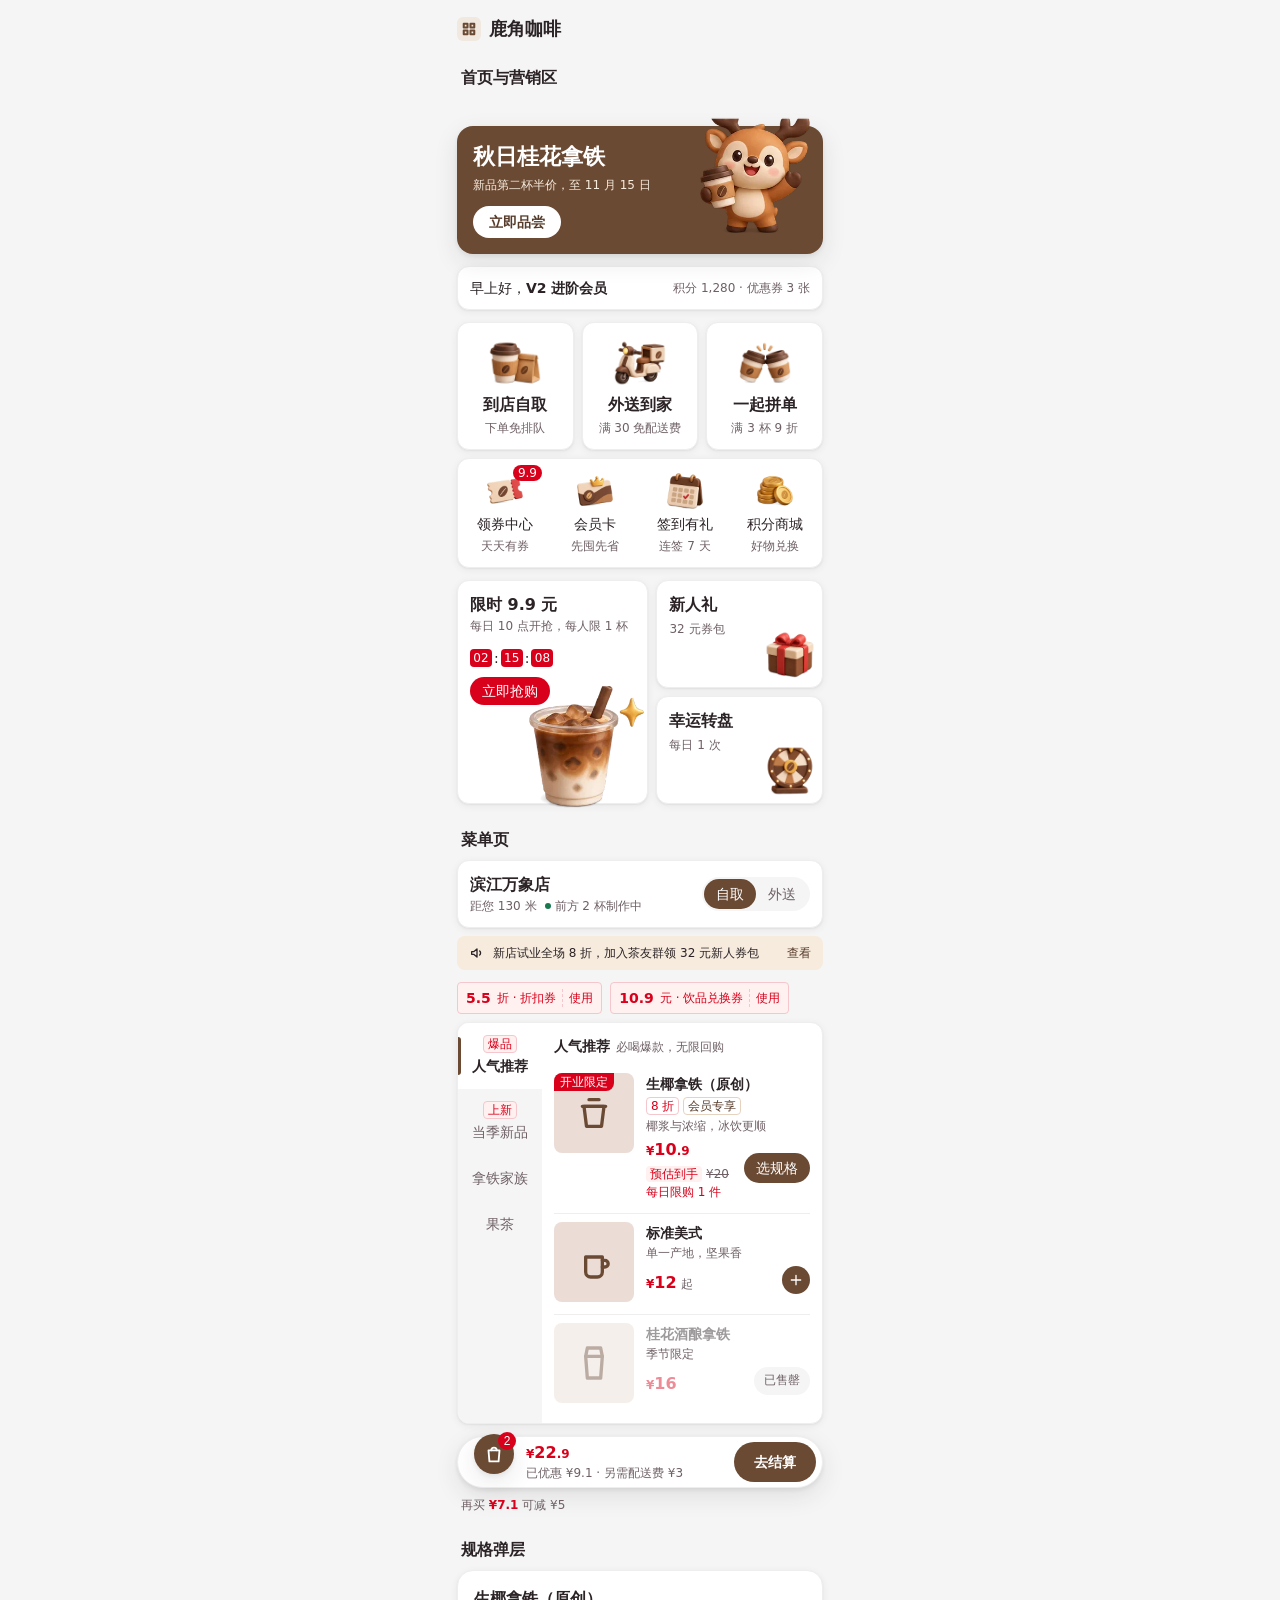
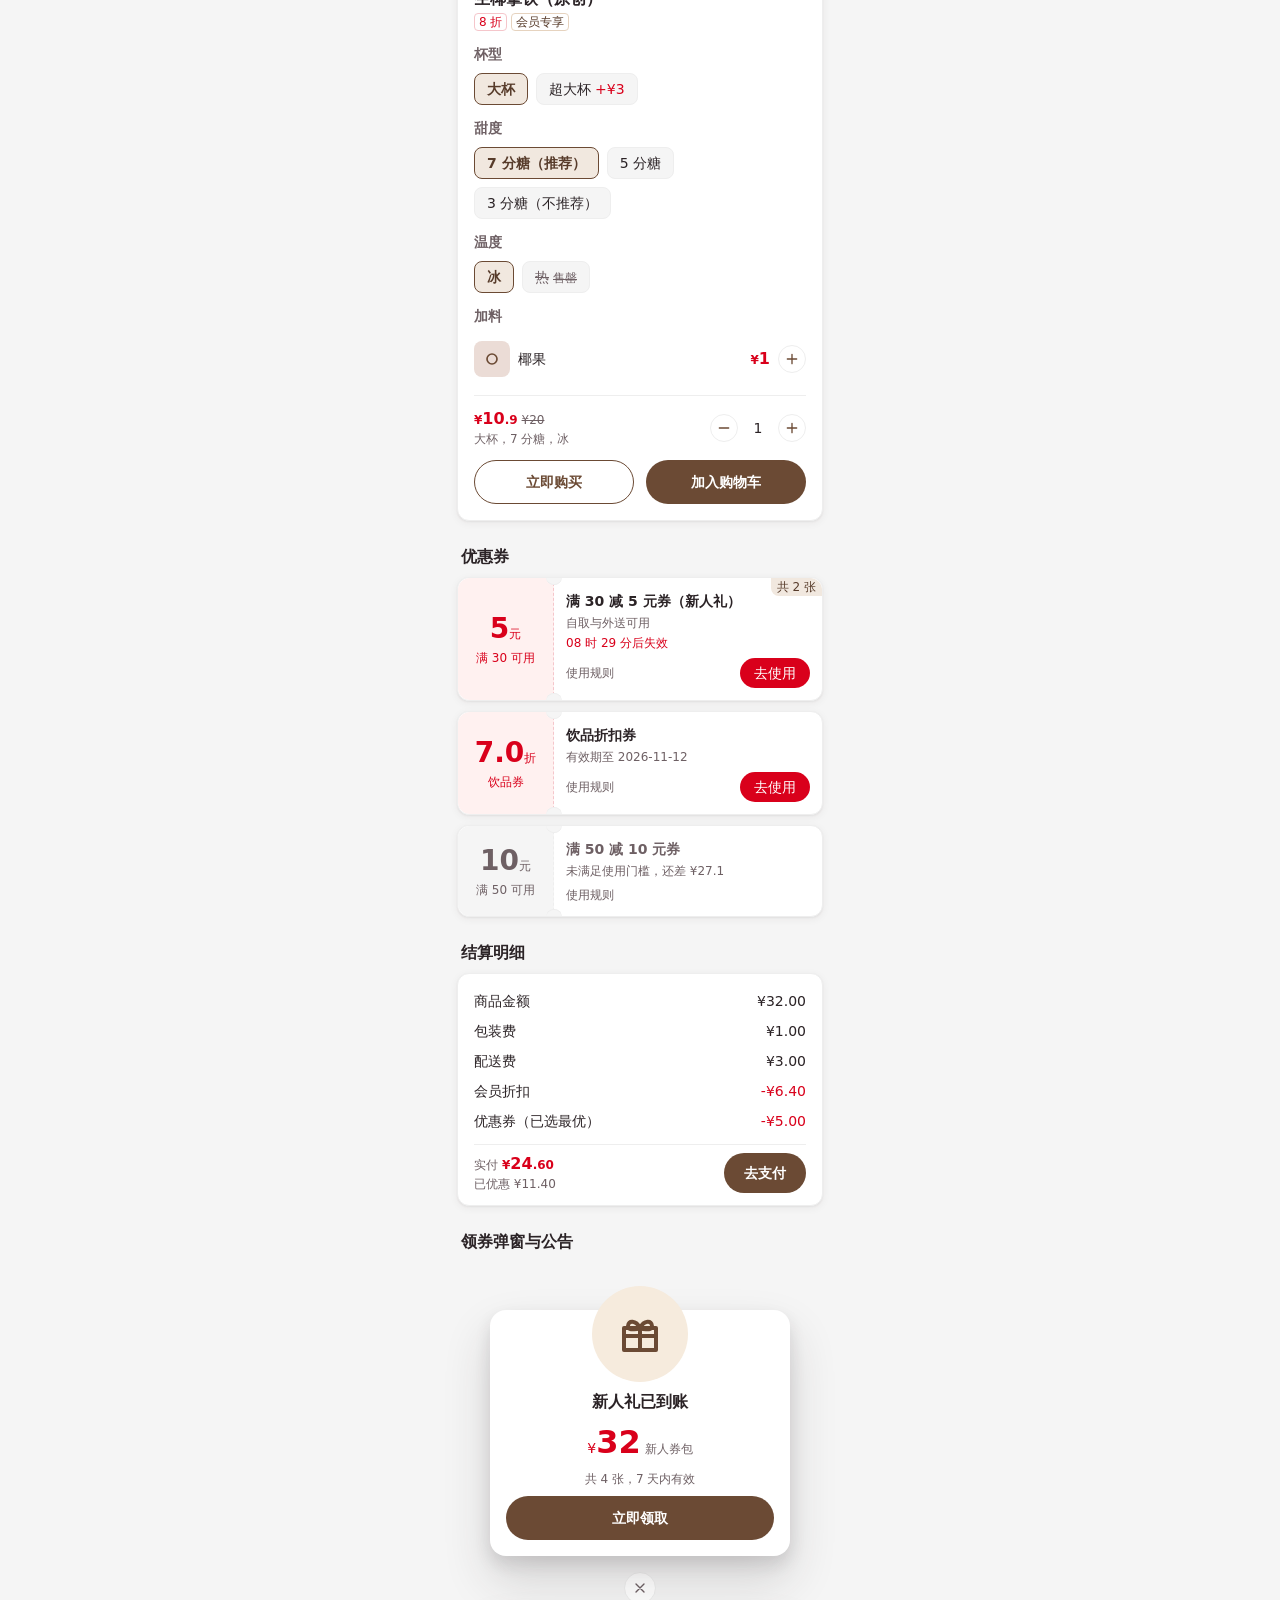
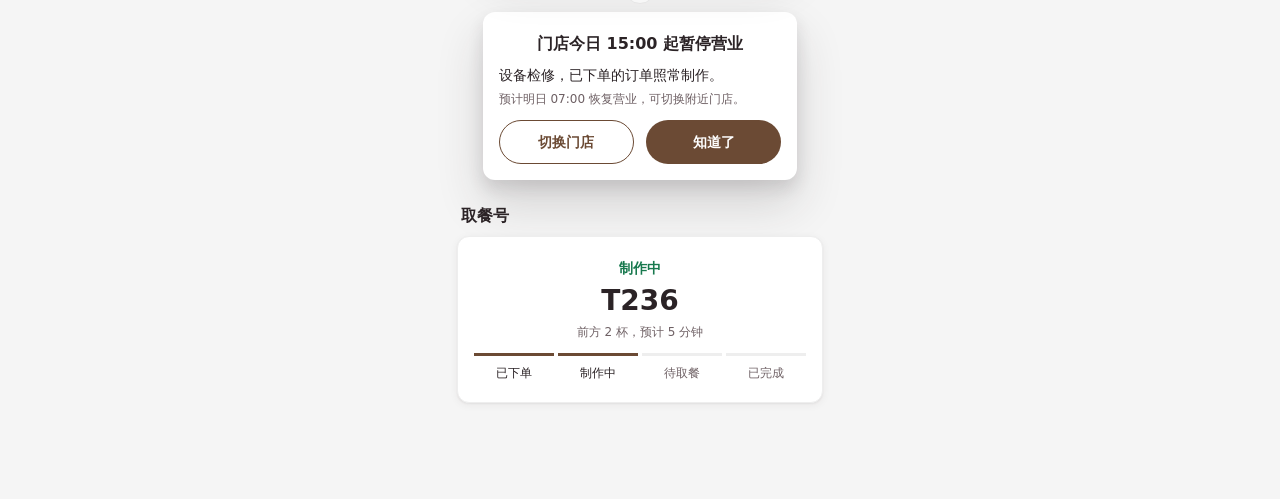
<file: examples/commerce-kit/index.html>
<!doctype html>
<html lang="zh-CN">
<head>
<meta charset="utf-8">
<meta name="viewport" content="width=device-width, initial-scale=1">
<title>鹿角咖啡</title>
<link rel="icon" href="data:image/svg+xml,%3Csvg xmlns='http://www.w3.org/2000/svg' viewBox='0 0 32 32'%3E%3Crect width='32' height='32' rx='8' fill='%23F1E8DF'/%3E%3Cg fill='none' stroke='%236B4A34' stroke-width='2.75' stroke-linecap='round' stroke-linejoin='round'%3E%3Cpath d='M9 9h5v5H9zM18 9h5v5h-5zM9 18h5v5H9zM18 18h5v5h-5z'/%3E%3C/g%3E%3C/svg%3E">
<style>
/* Commerce kit (commerce-design.html): replace the brand tokens with the session theme; price and priceTint stay. */
:root{color-scheme:light;--canvas:#F5F5F5;--surface:#FFFFFF;--ink:#2B2326;--ink2:#6E6064;--line:#EEEEEE;
--action:#6B4A34;--action-press:#573B2A;--action-tint:#F1E8DF;--accent:#C58A4F;--accent-tint:#F6EBDD;
--price:#D9001B;--price-tint:#FFF1F0;--success:#18794E;--photo:#EBDCD6;
--e1:0 1px 2px rgba(43,35,38,.06),0 2px 8px rgba(43,35,38,.06);--e2:0 2px 4px rgba(43,35,38,.08),0 8px 24px rgba(43,35,38,.1);
--e4:0 8px 16px rgba(43,35,38,.12),0 24px 48px rgba(43,35,38,.16)}
*{box-sizing:border-box}
body{margin:0;background:var(--canvas);color:var(--ink);font:14px/22px "PingFang SC","Microsoft YaHei","Noto Sans SC",system-ui,sans-serif;font-variant-numeric:tabular-nums}
main{width:min(390px,100%);margin:0 auto;padding:16px 12px 96px}
h1{display:flex;align-items:center;gap:8px;margin:0 0 16px;font-size:18px;line-height:26px;font-weight:600}
h1 svg{width:24px;height:24px;flex:0 0 auto}
h3{font-weight:600}
h2{margin:24px 4px 8px;font-size:16px;line-height:24px;font-weight:600}
.icon{width:16px;height:16px;flex:0 0 auto;stroke:currentColor;stroke-width:2;fill:none;stroke-linecap:round;stroke-linejoin:round}
a.card,.services a,.entries a{color:inherit;text-decoration:none}
.card{background:var(--surface);border:1px solid var(--line);border-radius:12px;box-shadow:var(--e1)}
/* Home and marketing area (commerce-design.html 营销区排版): irregular layout lives only here */
.art{display:grid;place-items:center;color:var(--action)}
.art svg{width:60%;height:60%;stroke-width:2}
.brand-card .art{color:#fff}
.art img{display:block;width:100%;height:100%;object-fit:contain}
.brand-card{position:relative;margin-top:36px;padding:16px 132px 16px 16px;border-radius:16px;background:var(--action);color:#fff;box-shadow:var(--e2)}
.brand-card .hero-title{margin:0;font-size:22px;line-height:30px;font-weight:700}
.brand-card .hero-meta{margin:4px 0 12px;color:#F6EBDD;font-size:12px;line-height:18px}
.brand-card .hero-cta{min-height:32px;padding:0 16px;border:0;border-radius:999px;background:#fff;color:var(--action-press);font:inherit;font-weight:600}
.brand-card .hero-art{position:absolute;right:4px;bottom:0;width:128px;height:156px}
.member-strip{display:flex;align-items:center;justify-content:space-between;gap:8px;margin-top:12px;padding:10px 12px}
.member-strip b{font-weight:600}
.services{display:grid;grid-template-columns:repeat(3,1fr);gap:8px;margin-top:12px}
.service{display:grid;justify-items:center;gap:2px;padding:12px 4px;text-align:center}
.service .art{width:56px;height:56px}
.service-name{font-size:16px;line-height:24px;font-weight:600}
.entries{display:grid;grid-template-columns:repeat(4,1fr);gap:4px;margin-top:8px;padding:12px 4px}
.entry{position:relative;display:grid;justify-items:center;gap:2px;text-align:center}
.entry .art{width:40px;height:40px}
.entry-name{font-size:14px;line-height:22px}
.entry .badge{position:absolute;right:6px;top:-6px;padding:0 5px;border-radius:999px;background:var(--price);color:#fff;font-size:12px;line-height:16px}
.bento{display:grid;grid-template-columns:1.15fr 1fr;grid-template-areas:"big top" "big bottom";gap:8px;margin-top:12px}
.bento > *{position:relative;overflow:visible;padding:12px}
.bento-big{grid-area:big;min-height:224px}
.bento-top{grid-area:top}
.bento-bottom{grid-area:bottom}
.bento-title{margin:0;font-size:16px;line-height:24px;font-weight:600}
.bento-big .hint{display:block;margin-bottom:8px}
.bento-big .art{position:absolute;right:-8px;bottom:-12px;width:136px;height:136px}
.bento-top .art,.bento-bottom .art{position:absolute;right:6px;bottom:6px;width:52px;height:52px}
.bento .pill-cta{min-height:28px;padding:0 12px;border:0;border-radius:999px;background:var(--price);color:#fff;font:inherit;font-size:14px;line-height:22px}
.countdown{display:inline-flex;align-items:center;gap:2px;margin:4px 0 8px}
.countdown .badge{position:static;min-width:22px;padding:0 3px;border-radius:4px;background:var(--price);color:#fff;font-size:12px;line-height:18px;text-align:center}
/* Coupon notches: two half circles in the page colour over the dashed divider */
.coupon{position:relative;overflow:visible}
.coupon-value{border-radius:12px 0 0 12px}
.coupon::before,.coupon::after{content:"";position:absolute;left:88px;width:16px;height:16px;border-radius:50%;background:var(--canvas)}
.coupon::before{top:-9px;box-shadow:inset 0 -1px 0 var(--line)}
.coupon::after{bottom:-9px;box-shadow:inset 0 1px 0 var(--line)}
/* Store bar and pickup switch */
.store{display:flex;align-items:center;justify-content:space-between;gap:8px;padding:12px}
.store-name{font-size:16px;line-height:24px;font-weight:600}
.store-meta{display:flex;align-items:center;gap:8px;color:var(--ink2);font-size:12px;line-height:18px}
.queue{display:inline-flex;align-items:center;gap:4px;color:var(--success)}
.queue::before{content:"";width:6px;height:6px;border-radius:50%;background:var(--success)}
.switch{display:inline-flex;padding:2px;border-radius:999px;background:var(--canvas)}
.switch button{min-width:52px;min-height:30px;padding:0 12px;border:0;border-radius:999px;background:transparent;color:var(--ink2);font:inherit;font-size:14px;line-height:22px}
.switch button[aria-pressed="true"]{background:var(--action);color:#fff}
/* Notice bar and coupon strip */
.notice{display:flex;align-items:center;gap:8px;margin:8px 0;padding:8px 12px;border-radius:8px;background:var(--accent-tint);color:var(--ink)}
.notice-caption{flex:1;min-width:0;overflow:hidden;white-space:nowrap;text-overflow:ellipsis;font-size:12px;line-height:18px}
.notice .notice-hint{color:var(--action-press);font-size:12px;line-height:18px;text-decoration:none}
.coupon-strip{display:flex;gap:8px;overflow-x:auto;padding:4px 0 8px}
.chip{display:inline-flex;align-items:center;gap:6px;flex:0 0 auto;padding:4px 8px;border:1px solid #F5C6CB;border-radius:4px;background:var(--price-tint);color:var(--price);font-size:12px;line-height:18px;white-space:nowrap}
.chip b{font-size:14px;line-height:22px;font-weight:600}
.chip .chip-use{padding-left:6px;border-left:1px dashed #F5C6CB}
/* Menu: category rail and goods rows */
.menu{display:grid;grid-template-columns:84px 1fr;overflow:hidden}
.rail{background:var(--canvas)}
.rail a{position:relative;display:flex;flex-direction:column;align-items:center;gap:2px;padding:12px 4px;color:var(--ink2);text-decoration:none;font-size:14px;line-height:22px}
.rail a[aria-current="true"]{background:var(--surface);color:var(--ink);font-weight:600}
.rail a[aria-current="true"]::before{content:"";position:absolute;left:0;top:14px;bottom:14px;width:3px;border-radius:0 3px 3px 0;background:var(--action)}
.rail .tag{position:static;padding:0 4px;border-radius:4px;background:var(--price-tint);color:var(--price);font-size:12px;line-height:16px;font-weight:400}
.goods-list{padding:8px 12px}
.group-title{margin:4px 0 8px;font-size:14px;line-height:22px;font-weight:600}
.group-title .meta{margin-left:6px;font-weight:400}
.goods{display:grid;grid-template-columns:80px 1fr;gap:12px;padding:8px 0 12px}
.goods + .goods{border-top:1px solid var(--line)}
.thumb{position:relative;display:grid;place-items:center;width:80px;height:80px;border-radius:8px;background:var(--photo);color:var(--action)}
.thumb svg{width:40px;height:40px;stroke-width:2}
.corner{position:absolute;left:0;top:0;padding:0 6px;border-radius:8px 0 8px 0;background:var(--price);color:#fff;font-size:12px;line-height:18px}
.goods-name{margin:0;font-size:14px;line-height:22px;font-weight:600;display:-webkit-box;-webkit-line-clamp:2;-webkit-box-orient:vertical;overflow:hidden}
.tags{display:flex;flex-wrap:wrap;gap:4px;margin:2px 0}
.tag{padding:0 4px;border:1px solid #F5C6CB;border-radius:4px;color:var(--price);font-size:12px;line-height:16px}
.tag.member{border-color:#E6D3BF;color:var(--action-press)}
.meta{color:var(--ink2);font-size:12px;line-height:18px}
.desc{white-space:nowrap;overflow:hidden;text-overflow:ellipsis}
.buy-row{display:flex;align-items:flex-end;justify-content:space-between;gap:8px;margin-top:4px}
.buy-row .price{flex-wrap:wrap;min-width:0}
.add{flex:0 0 auto}
/* Price: number 16–18/600 in the price colour, currency and decimals 12, struck price 12 grey */
.price{display:inline-flex;align-items:baseline;gap:4px;color:var(--price);white-space:nowrap}
.price .amount{display:inline-flex;align-items:baseline}
.price .num{font-size:16px;line-height:22px;font-weight:600}
.price .unit{font-size:12px;line-height:18px;font-weight:600}
.price .meta{color:var(--ink2);font-weight:400}
.price .was{text-decoration:line-through}
.price-tag{padding:0 4px;border-radius:4px;background:var(--price-tint);color:var(--price);font-size:12px;line-height:16px}
.add{display:grid;place-items:center;width:28px;height:28px;padding:0;border:0;border-radius:50%;background:var(--action);color:#fff}
.add svg{width:16px;height:16px}
.spec-btn{flex:0 0 auto;white-space:nowrap;min-height:30px;padding:0 12px;border:0;border-radius:999px;background:var(--action);color:#fff;font:inherit;font-size:14px;line-height:22px}
.goods.sold-out .thumb,.goods.sold-out .goods-name,.goods.sold-out .price{opacity:.45}
.sold-badge{min-height:28px;padding:4px 10px;border-radius:999px;background:var(--canvas);color:var(--ink2);font-size:12px;line-height:18px}
.limit-hint{color:var(--price);font-size:12px;line-height:18px}
/* Floating cart bar */
.cart-bar{display:flex;align-items:center;gap:12px;height:52px;margin-top:12px;padding:0 6px 0 16px;border-radius:999px;background:var(--surface);border:1px solid var(--line);box-shadow:var(--e2)}
.bag{position:relative;display:grid;place-items:center;flex:0 0 auto;width:40px;height:40px;margin-top:-16px;padding:0;border:0;border-radius:50%;background:var(--action);color:#fff;box-shadow:var(--e2)}
.bag svg{width:22px;height:22px}
.bag .badge{position:absolute;right:-2px;top:-2px;min-width:18px;height:18px;padding:0 5px;border-radius:999px;background:var(--price);color:#fff;font-size:12px;line-height:18px;text-align:center}
.cart-sum{flex:1;min-width:0}
.cart-sum .meta{display:block}
.checkout{min-height:40px;padding:0 20px;border:0;border-radius:999px;background:var(--action);color:#fff;font:inherit;font-weight:600}
.progress-hint{margin:8px 4px 0;color:var(--ink2);font-size:12px;line-height:18px}
.progress-hint b{color:var(--price);font-weight:600}
/* Spec sheet */
.sheet{padding:16px;border-radius:16px 16px 12px 12px}
.sheet-name{margin:0;font-size:16px;line-height:24px;font-weight:600}
.spec-group{margin-top:12px}
.spec-label{margin:0 0 8px;color:var(--ink2);font-size:14px;line-height:22px;font-weight:600}
.options{display:flex;flex-wrap:wrap;gap:8px}
.opt{min-height:32px;padding:5px 12px;border:1px solid var(--line);border-radius:8px;background:var(--canvas);color:var(--ink);font:inherit;font-size:14px;line-height:20px}
.opt[aria-pressed="true"]{border-color:var(--action);background:var(--action-tint);color:var(--action-press);font-weight:600}
.opt .unit{margin-left:4px;color:var(--price)}
.opt:disabled{color:var(--ink2);text-decoration:line-through}
.opt .meta{margin-left:4px;text-decoration:none}
.addon{display:grid;grid-template-columns:36px 1fr auto 28px;align-items:center;gap:8px;padding:6px 0}
.addon .thumb{width:36px;height:36px;border-radius:8px}
.addon .thumb svg{width:20px;height:20px}
.ghost{display:grid;place-items:center;width:28px;height:28px;padding:0;border:1px solid var(--line);border-radius:50%;background:var(--surface);color:var(--action)}
.ghost svg{width:16px;height:16px}
.summary{display:flex;align-items:center;justify-content:space-between;gap:12px;margin-top:12px;padding-top:12px;border-top:1px solid var(--line)}
.stepper{display:inline-flex;align-items:center;gap:12px}
.stepper span{min-width:16px;text-align:center}
.actions{display:grid;grid-template-columns:1fr 1fr;gap:12px;margin-top:12px}
.actions button{min-height:44px;border-radius:999px;font:inherit;font-weight:600}
.btn-soft{border:1px solid var(--action);background:var(--surface);color:var(--action)}
.btn-solid{border:0;background:var(--action);color:#fff}
/* Coupons */
.coupon{display:grid;grid-template-columns:96px 1fr;overflow:hidden;margin-bottom:10px}
.coupon-value{display:flex;flex-direction:column;align-items:center;justify-content:center;gap:2px;padding:12px 4px;background:var(--price-tint);color:var(--price);border-right:1px dashed #F5C6CB}
.coupon-value .num{font-size:28px;line-height:36px;font-weight:700}
.coupon-value .unit{font-size:12px;line-height:18px}
.coupon-body{position:relative;display:grid;gap:2px;padding:12px}
.coupon-name{margin:0;font-size:14px;line-height:22px;font-weight:600}
.coupon-foot{display:flex;align-items:center;justify-content:space-between;margin-top:4px}
.coupon-foot .rule-hint{color:var(--ink2);font-size:12px;line-height:18px;text-decoration:none}
.use{min-height:30px;padding:0 14px;border:0;border-radius:999px;background:var(--price);color:#fff;font:inherit;font-size:14px;line-height:22px}
.coupon-body .badge{position:absolute;right:0;top:0;padding:0 6px;border-radius:0 12px 0 8px;background:var(--action-tint);color:var(--action-press);font-size:12px;line-height:18px}
.expire{color:var(--price)}
.coupon.unavailable .coupon-value{background:var(--canvas);color:var(--ink2);border-right-color:var(--line)}
.coupon.unavailable .coupon-name{color:var(--ink2)}
/* Settlement bar and breakdown: account pages show two decimals; lists drop trailing zeros */
.breakdown{padding:12px 16px}
.row{display:flex;justify-content:space-between;padding:4px 0}
.row .minus{color:var(--price)}
.total{display:flex;align-items:center;justify-content:space-between;gap:12px;margin-top:8px;padding-top:8px;border-top:1px solid var(--line)}
/* Promo popup and notice dialog */
.popup{position:relative;width:82%;margin:56px auto 0;padding:20px 16px 16px;border-radius:16px;background:var(--surface);text-align:center;box-shadow:var(--e4)}
.popup-art{display:grid;place-items:center;height:96px;margin:-44px auto 8px;width:96px;border-radius:50%;background:var(--accent-tint);color:var(--action)}
.popup-art svg{width:48px;height:48px}
.popup-title{margin:0;font-size:16px;line-height:24px;font-weight:600}
.popup-value{display:flex;align-items:baseline;justify-content:center;gap:4px;margin:8px 0;color:var(--price)}
.popup-value .num{font-size:32px;line-height:40px;font-weight:700}
.popup .btn-solid{width:100%;min-height:44px;margin-top:8px;border-radius:999px;font:inherit;font-weight:600}
.close{display:grid;place-items:center;width:32px;height:32px;margin:16px auto 0;padding:0;border:1px solid var(--line);border-radius:50%;background:var(--surface);color:var(--ink2)}
.close svg{width:16px;height:16px}
.dialog{width:86%;margin:8px auto 0;padding:20px 16px 16px;border-radius:12px;background:var(--surface);box-shadow:var(--e4)}
.dialog-title{margin:0 0 8px;font-size:16px;line-height:24px;font-weight:600;text-align:center}
.dialog p{margin:0 0 4px}
/* Pickup code */
.pickup{padding:20px 16px;text-align:center}
.pickup-status{margin:0;color:var(--success);font-size:14px;line-height:22px;font-weight:600}
.pickup-code{margin:4px 0;font-size:28px;line-height:36px;font-weight:700;letter-spacing:0}
.steps{display:grid;grid-template-columns:repeat(4,1fr);gap:4px;margin-top:12px}
.steps .step-caption{padding-top:8px;border-top:3px solid var(--line);color:var(--ink2);font-size:12px;line-height:18px}
.steps .step-caption[aria-current="step"],.steps .step-caption.done{border-color:var(--action);color:var(--ink)}
</style>
</head>
<body>
<main>
<h1><svg xmlns="http://www.w3.org/2000/svg" viewBox="0 0 32 32" class="brand-mark" width="28" height="28" aria-hidden="true" focusable="false"><rect width="32" height="32" rx="8" fill="#F1E8DF"/><g fill="none" stroke="#6B4A34" stroke-width="2.75" stroke-linecap="round" stroke-linejoin="round"><path d="M9 9h5v5H9zM18 9h5v5h-5zM9 18h5v5H9zM18 18h5v5h-5z"/></g></svg>鹿角咖啡</h1>

<section aria-labelledby="home-h">
<h2 id="home-h">首页与营销区</h2>
<div class="brand-card">
  <h3 class="hero-title">秋日桂花拿铁</h3>
  <div class="hero-meta">新品第二杯半价，至 11 月 15 日</div>
  <button class="hero-cta" type="button">立即品尝</button>
  <span class="art hero-art" data-art="mascot" aria-hidden="true"><img src="assets/mascot.webp" alt=""></span>
</div>
<div class="card member-strip"><span>早上好，<b>V2 进阶会员</b></span><span class="meta">积分 1,280 · 优惠券 3 张</span></div>
<div class="services">
  <a class="card service" href="#menu-h"><span class="art" data-art="pickup" aria-hidden="true"><img src="assets/pickup.webp" alt=""></span><span class="service-name">到店自取</span><span class="meta">下单免排队</span></a>
  <a class="card service" href="#menu-h"><span class="art" data-art="delivery" aria-hidden="true"><img src="assets/delivery.webp" alt=""></span><span class="service-name">外送到家</span><span class="meta">满 30 免配送费</span></a>
  <a class="card service" href="#menu-h"><span class="art" data-art="group-order" aria-hidden="true"><img src="assets/group-order.webp" alt=""></span><span class="service-name">一起拼单</span><span class="meta">满 3 杯 9 折</span></a>
</div>
<div class="card entries">
  <a class="entry" href="#coupon-h"><span class="art" data-art="coupon" aria-hidden="true"><img src="assets/coupon.webp" alt=""></span><span class="entry-name">领券中心</span><span class="meta">天天有券</span><span class="badge">9.9</span></a>
  <a class="entry" href="#home-h"><span class="art" data-art="member-card" aria-hidden="true"><img src="assets/member-card.webp" alt=""></span><span class="entry-name">会员卡</span><span class="meta">先囤先省</span></a>
  <a class="entry" href="#home-h"><span class="art" data-art="sign-in" aria-hidden="true"><img src="assets/sign-in.webp" alt=""></span><span class="entry-name">签到有礼</span><span class="meta">连签 7 天</span></a>
  <a class="entry" href="#home-h"><span class="art" data-art="points" aria-hidden="true"><img src="assets/points.webp" alt=""></span><span class="entry-name">积分商城</span><span class="meta">好物兑换</span></a>
</div>
<div class="bento">
  <a class="card bento-big" href="#coupon-h"><h3 class="bento-title">限时 9.9 元</h3><span class="meta hint">每日 10 点开抢，每人限 1 杯</span>
    <span class="countdown" aria-label="距结束 02 时 15 分 08 秒"><span class="badge">02</span>:<span class="badge">15</span>:<span class="badge">08</span></span>
    <button class="pill-cta" type="button">立即抢购</button><span class="art" data-art="new-item" aria-hidden="true"><img src="assets/new-item.webp" alt=""></span></a>
  <a class="card bento-top" href="#pop-h"><h3 class="bento-title">新人礼</h3><span class="meta">32 元券包</span><span class="art" data-art="gift" aria-hidden="true"><img src="assets/gift.webp" alt=""></span></a>
  <a class="card bento-bottom" href="#home-h"><h3 class="bento-title">幸运转盘</h3><span class="meta">每日 1 次</span><span class="art" data-art="wheel" aria-hidden="true"><img src="assets/wheel.webp" alt=""></span></a>
</div>
</section>

<section aria-labelledby="menu-h">
<h2 id="menu-h">菜单页</h2>
<div class="card store">
  <div>
    <div class="store-name">滨江万象店</div>
    <div class="store-meta"><span class="meta">距您 130 米</span><span class="queue meta">前方 2 杯制作中</span></div>
  </div>
  <div class="switch" role="group" aria-label="取餐方式"><button type="button" aria-pressed="true">自取</button><button type="button" aria-pressed="false">外送</button></div>
</div>
<div class="notice"><svg class="icon" viewBox="0 0 24 24" aria-hidden="true"><path d="M4 10v4h3l5 4V6L7 10H4z"/><path d="M16 9a4 4 0 0 1 0 6"/></svg><span class="notice-caption">新店试业全场 8 折，加入茶友群领 32 元新人券包</span><a class="notice-hint" href="#activity">查看</a></div>
<div class="coupon-strip">
  <span class="chip"><b>5.5</b>折 · 折扣券<span class="chip-use">使用</span></span>
  <span class="chip"><b>10.9</b>元 · 饮品兑换券<span class="chip-use">使用</span></span>
</div>
<div class="card menu">
  <nav class="rail" aria-label="商品分类">
    <a href="#hot" aria-current="true"><span class="tag">爆品</span>人气推荐</a>
    <a href="#new"><span class="tag">上新</span>当季新品</a>
    <a href="#latte">拿铁家族</a>
    <a href="#tea">果茶</a>
  </nav>
  <div class="goods-list">
    <div class="group-title">人气推荐<span class="meta">必喝爆款，无限回购</span></div>
    <article class="goods">
      <div class="thumb"><span class="corner">开业限定</span><svg viewBox="0 0 24 24" fill="none" stroke="currentColor" stroke-linecap="round" stroke-linejoin="round" aria-hidden="true"><path d="M6 8h12l-1.5 12h-9z"/><path d="M5 8h14M9 4h6"/></svg></div>
      <div>
        <h3 class="goods-name">生椰拿铁（原创）</h3>
        <div class="tags"><span class="tag">8 折</span><span class="tag member">会员专享</span></div>
        <div class="meta desc">椰浆与浓缩，冰饮更顺</div>
        <div class="buy-row">
          <span class="price"><span class="amount"><span class="unit">¥</span><span class="num">10</span><span class="unit">.9</span></span><span class="price-tag">预估到手</span><span class="meta was">¥20</span></span>
          <button class="spec-btn" type="button">选规格</button>
        </div>
        <div class="limit-hint">每日限购 1 件</div>
      </div>
    </article>
    <article class="goods">
      <div class="thumb"><svg viewBox="0 0 24 24" fill="none" stroke="currentColor" stroke-linecap="round" stroke-linejoin="round" aria-hidden="true"><path d="M7 9h10v9a3 3 0 0 1-3 3h-4a3 3 0 0 1-3-3z"/><path d="M17 11h1.5a2 2 0 0 1 0 4H17"/></svg></div>
      <div>
        <h3 class="goods-name">标准美式</h3>
        <div class="meta desc">单一产地，坚果香</div>
        <div class="buy-row">
          <span class="price"><span class="amount"><span class="unit">¥</span><span class="num">12</span></span><span class="meta">起</span></span>
          <button class="add" type="button" aria-label="加入购物车"><svg class="icon" viewBox="0 0 24 24" aria-hidden="true"><path d="M12 5v14M5 12h14"/></svg></button>
        </div>
      </div>
    </article>
    <article class="goods sold-out">
      <div class="thumb"><svg viewBox="0 0 24 24" fill="none" stroke="currentColor" stroke-linecap="round" stroke-linejoin="round" aria-hidden="true"><path d="M8 3h8l1 5H7z"/><path d="M7 8l1 13h8l1-13"/></svg></div>
      <div>
        <h3 class="goods-name">桂花酒酿拿铁</h3>
        <div class="meta desc">季节限定</div>
        <div class="buy-row"><span class="price"><span class="amount"><span class="unit">¥</span><span class="num">16</span></span></span><span class="sold-badge">已售罄</span></div>
      </div>
    </article>
  </div>
</div>
<div class="cart-bar">
  <button class="bag" type="button" aria-label="购物车，2 件"><svg class="icon" viewBox="0 0 24 24" aria-hidden="true"><path d="M6 8h12l-1 12H7z"/><path d="M9 8a3 3 0 0 1 6 0"/></svg><span class="badge">2</span></button>
  <span class="cart-sum"><span class="price"><span class="amount"><span class="unit">¥</span><span class="num">22</span><span class="unit">.9</span></span></span><span class="meta">已优惠 ¥9.1 · 另需配送费 ¥3</span></span>
  <button class="checkout" type="button">去结算</button>
</div>
<p class="progress-hint">再买 <b>¥7.1</b> 可减 ¥5</p>
</section>

<section aria-labelledby="spec-h">
<h2 id="spec-h">规格弹层</h2>
<div class="card sheet">
  <h3 class="sheet-name">生椰拿铁（原创）</h3>
  <div class="tags"><span class="tag">8 折</span><span class="tag member">会员专享</span></div>
  <div class="spec-group"><p class="spec-label">杯型</p><div class="options"><button class="opt" type="button" aria-pressed="true">大杯</button><button class="opt" type="button" aria-pressed="false">超大杯<span class="unit">+¥3</span></button></div></div>
  <div class="spec-group"><p class="spec-label">甜度</p><div class="options"><button class="opt" type="button" aria-pressed="true">7 分糖（推荐）</button><button class="opt" type="button" aria-pressed="false">5 分糖</button><button class="opt" type="button" aria-pressed="false">3 分糖（不推荐）</button></div></div>
  <div class="spec-group"><p class="spec-label">温度</p><div class="options"><button class="opt" type="button" aria-pressed="true">冰</button><button class="opt" type="button" disabled>热<span class="meta">售罄</span></button></div></div>
  <div class="spec-group"><p class="spec-label">加料</p>
    <div class="addon"><span class="thumb"><svg viewBox="0 0 24 24" fill="none" stroke="currentColor" stroke-linecap="round" aria-hidden="true"><circle cx="12" cy="12" r="6"/></svg></span><span>椰果</span><span class="price"><span class="amount"><span class="unit">¥</span><span class="num">1</span></span></span><button class="ghost" type="button" aria-label="加椰果"><svg class="icon" viewBox="0 0 24 24" aria-hidden="true"><path d="M12 5v14M5 12h14"/></svg></button></div>
  </div>
  <div class="summary">
    <div><span class="price"><span class="amount"><span class="unit">¥</span><span class="num">10</span><span class="unit">.9</span></span><span class="meta was">¥20</span></span><div class="meta">大杯，7 分糖，冰</div></div>
    <div class="stepper"><button class="ghost" type="button" aria-label="减少"><svg class="icon" viewBox="0 0 24 24" aria-hidden="true"><path d="M5 12h14"/></svg></button><span>1</span><button class="ghost" type="button" aria-label="增加"><svg class="icon" viewBox="0 0 24 24" aria-hidden="true"><path d="M12 5v14M5 12h14"/></svg></button></div>
  </div>
  <div class="actions"><button class="btn-soft" type="button">立即购买</button><button class="btn-solid" type="button">加入购物车</button></div>
</div>
</section>

<section aria-labelledby="coupon-h">
<h2 id="coupon-h">优惠券</h2>
<div class="card coupon">
  <div class="coupon-value"><span><span class="num">5</span><span class="unit">元</span></span><span class="unit">满 30 可用</span></div>
  <div class="coupon-body"><span class="badge">共 2 张</span><h3 class="coupon-name">满 30 减 5 元券（新人礼）</h3><span class="meta">自取与外送可用</span><span class="meta expire">08 时 29 分后失效</span><div class="coupon-foot"><a class="rule-hint" href="#rules">使用规则</a><button class="use" type="button">去使用</button></div></div>
</div>
<div class="card coupon">
  <div class="coupon-value"><span><span class="num">7.0</span><span class="unit">折</span></span><span class="unit">饮品券</span></div>
  <div class="coupon-body"><h3 class="coupon-name">饮品折扣券</h3><span class="meta">有效期至 2026-11-12</span><div class="coupon-foot"><a class="rule-hint" href="#rules">使用规则</a><button class="use" type="button">去使用</button></div></div>
</div>
<div class="card coupon unavailable">
  <div class="coupon-value"><span><span class="num">10</span><span class="unit">元</span></span><span class="unit">满 50 可用</span></div>
  <div class="coupon-body"><h3 class="coupon-name">满 50 减 10 元券</h3><span class="meta">未满足使用门槛，还差 ¥27.1</span><div class="coupon-foot"><a class="rule-hint" href="#rules">使用规则</a></div></div>
</div>
</section>

<section aria-labelledby="pay-h">
<h2 id="pay-h">结算明细</h2>
<div class="card breakdown">
  <div class="row"><span>商品金额</span><span>¥32.00</span></div>
  <div class="row"><span>包装费</span><span>¥1.00</span></div>
  <div class="row"><span>配送费</span><span>¥3.00</span></div>
  <div class="row"><span>会员折扣</span><span class="minus">-¥6.40</span></div>
  <div class="row"><span>优惠券（已选最优）</span><span class="minus">-¥5.00</span></div>
  <div class="total"><div><span class="price"><span class="meta">实付</span><span class="amount"><span class="unit">¥</span><span class="num">24</span><span class="unit">.60</span></span></span><div class="meta">已优惠 ¥11.40</div></div><button class="checkout" type="button">去支付</button></div>
</div>
</section>

<section aria-labelledby="pop-h">
<h2 id="pop-h">领券弹窗与公告</h2>
<div class="popup">
  <div class="popup-art"><svg viewBox="0 0 24 24" fill="none" stroke="currentColor" stroke-width="2" stroke-linecap="round" stroke-linejoin="round" aria-hidden="true"><path d="M4 9h16v11H4z"/><path d="M12 9v11M4 13h16"/><path d="M12 9c-2-4-6-4-6-1s6 1 6 1 6 2 6-1-4-3-6 1"/></svg></div>
  <h3 class="popup-title">新人礼已到账</h3>
  <div class="popup-value"><span class="amount"><span class="unit">¥</span><span class="num">32</span></span><span class="meta">新人券包</span></div>
  <div class="meta">共 4 张，7 天内有效</div>
  <button class="btn-solid" type="button">立即领取</button>
</div>
<button class="close" type="button" aria-label="关闭"><svg class="icon" viewBox="0 0 24 24" aria-hidden="true"><path d="M6 6l12 12M18 6L6 18"/></svg></button>
<div class="dialog" role="alertdialog" aria-labelledby="notice-h">
  <h3 class="dialog-title" id="notice-h">门店今日 15:00 起暂停营业</h3>
  <p>设备检修，已下单的订单照常制作。</p>
  <p class="meta">预计明日 07:00 恢复营业，可切换附近门店。</p>
  <div class="actions"><button class="btn-soft" type="button">切换门店</button><button class="btn-solid" type="button">知道了</button></div>
</div>
</section>

<section aria-labelledby="order-h">
<h2 id="order-h">取餐号</h2>
<div class="card pickup">
  <div class="pickup-status">制作中</div>
  <div class="pickup-code">T236</div>
  <div class="meta">前方 2 杯，预计 5 分钟</div>
  <div class="steps"><span class="step-caption done">已下单</span><span class="step-caption" aria-current="step">制作中</span><span class="step-caption">待取餐</span><span class="step-caption">已完成</span></div>
</div>
</section>
</main>
</body>
</html>
</file>
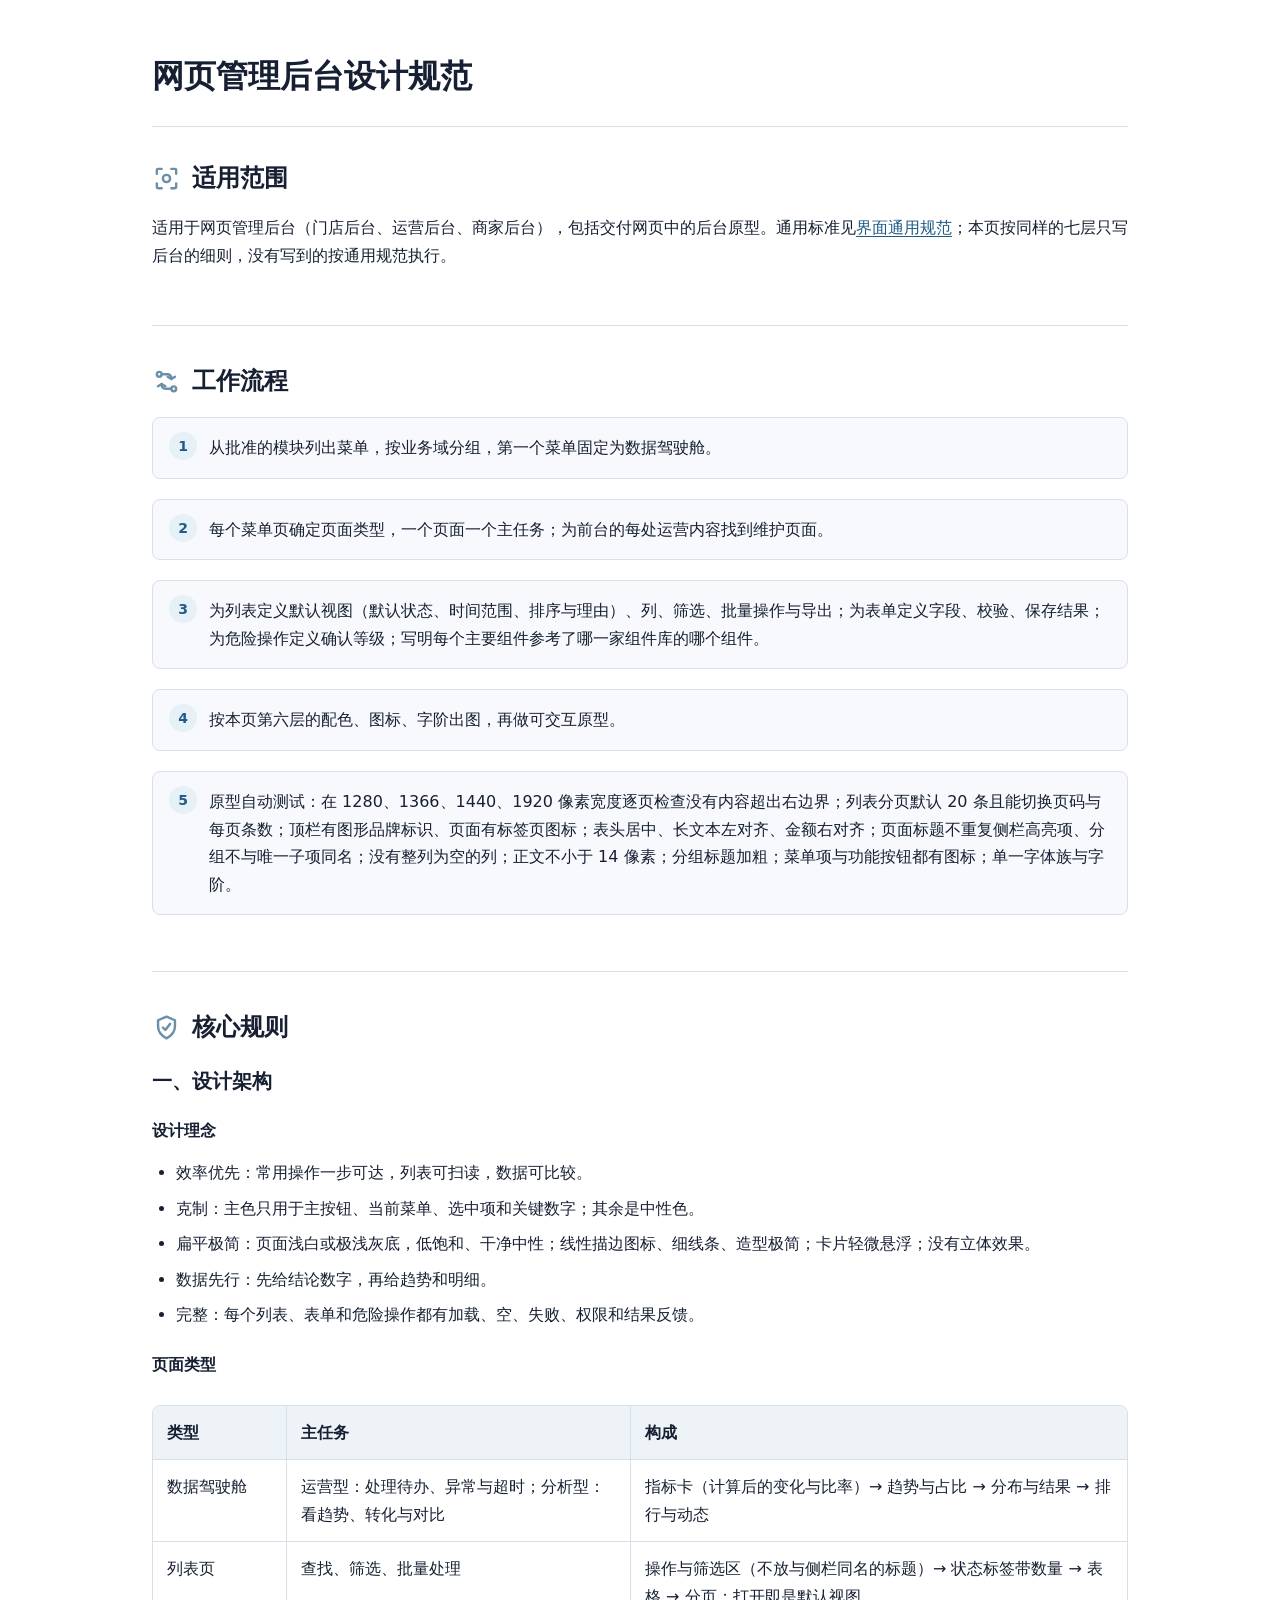
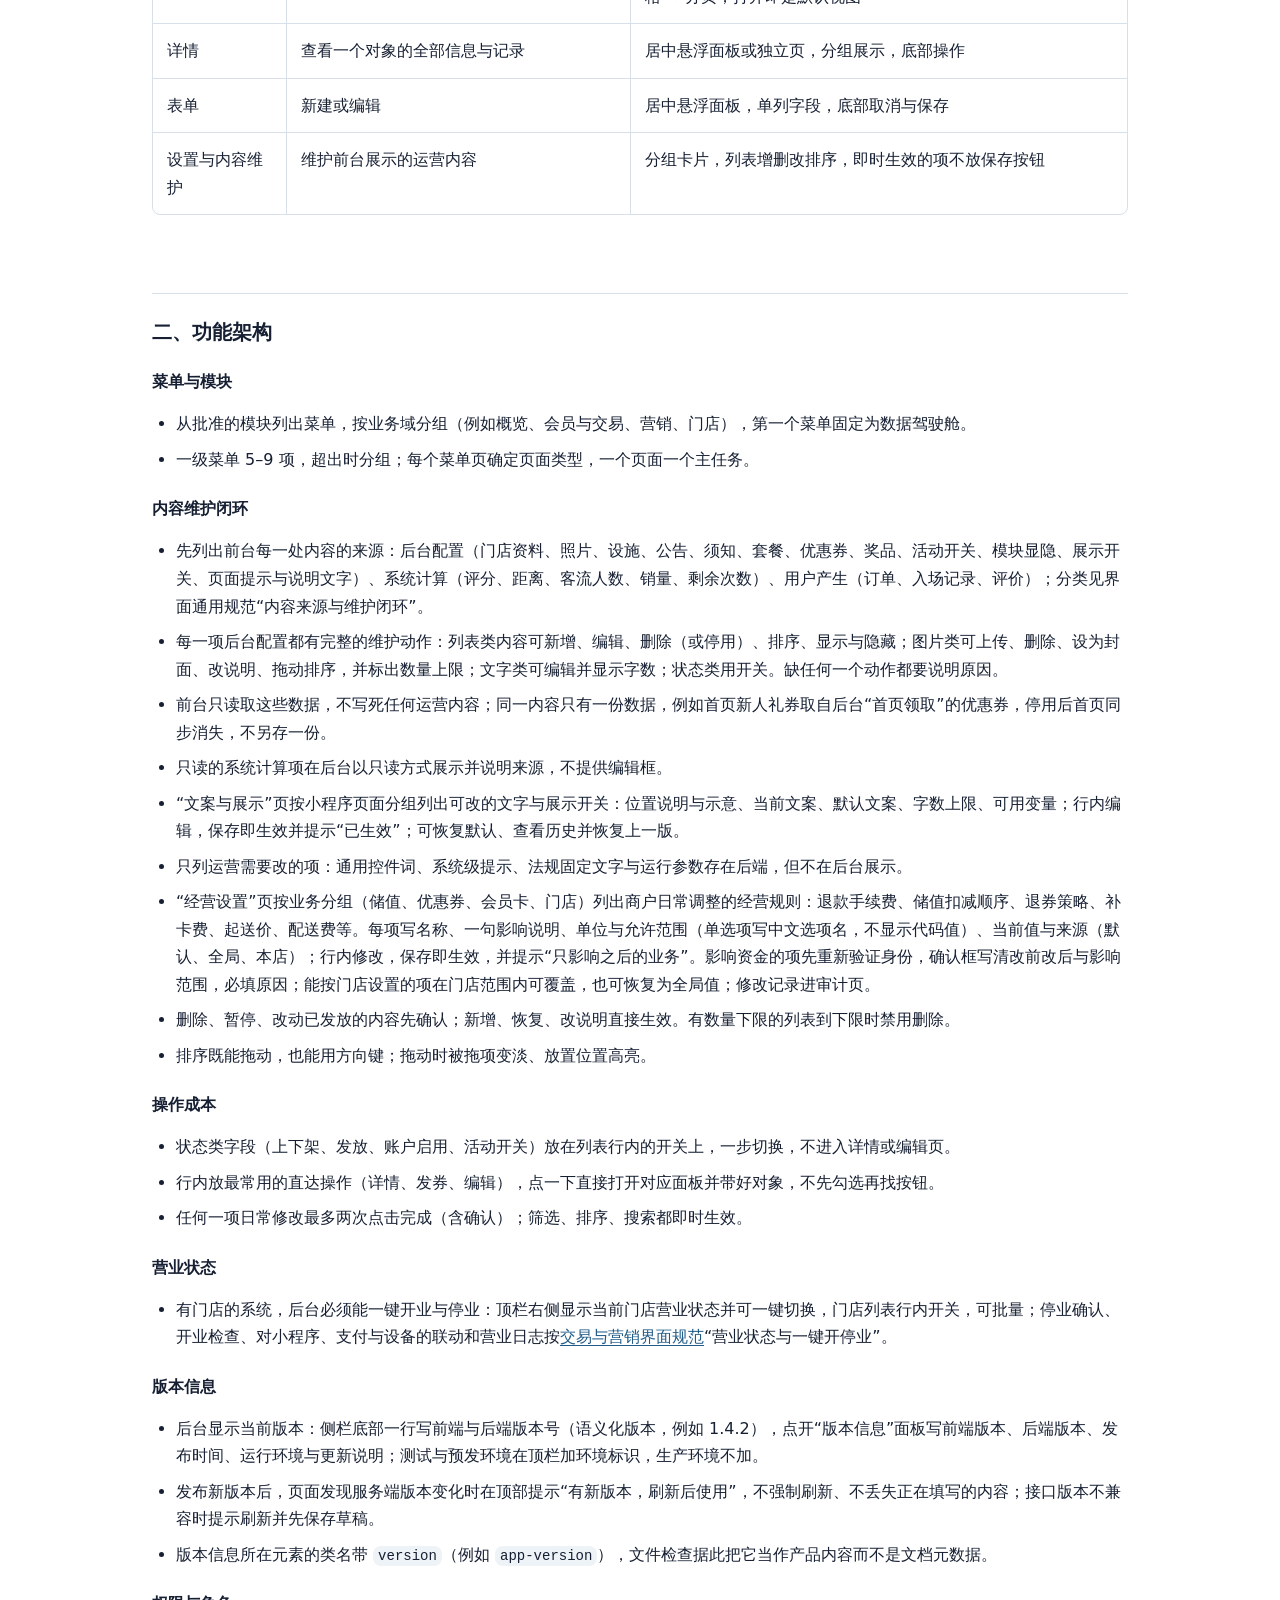
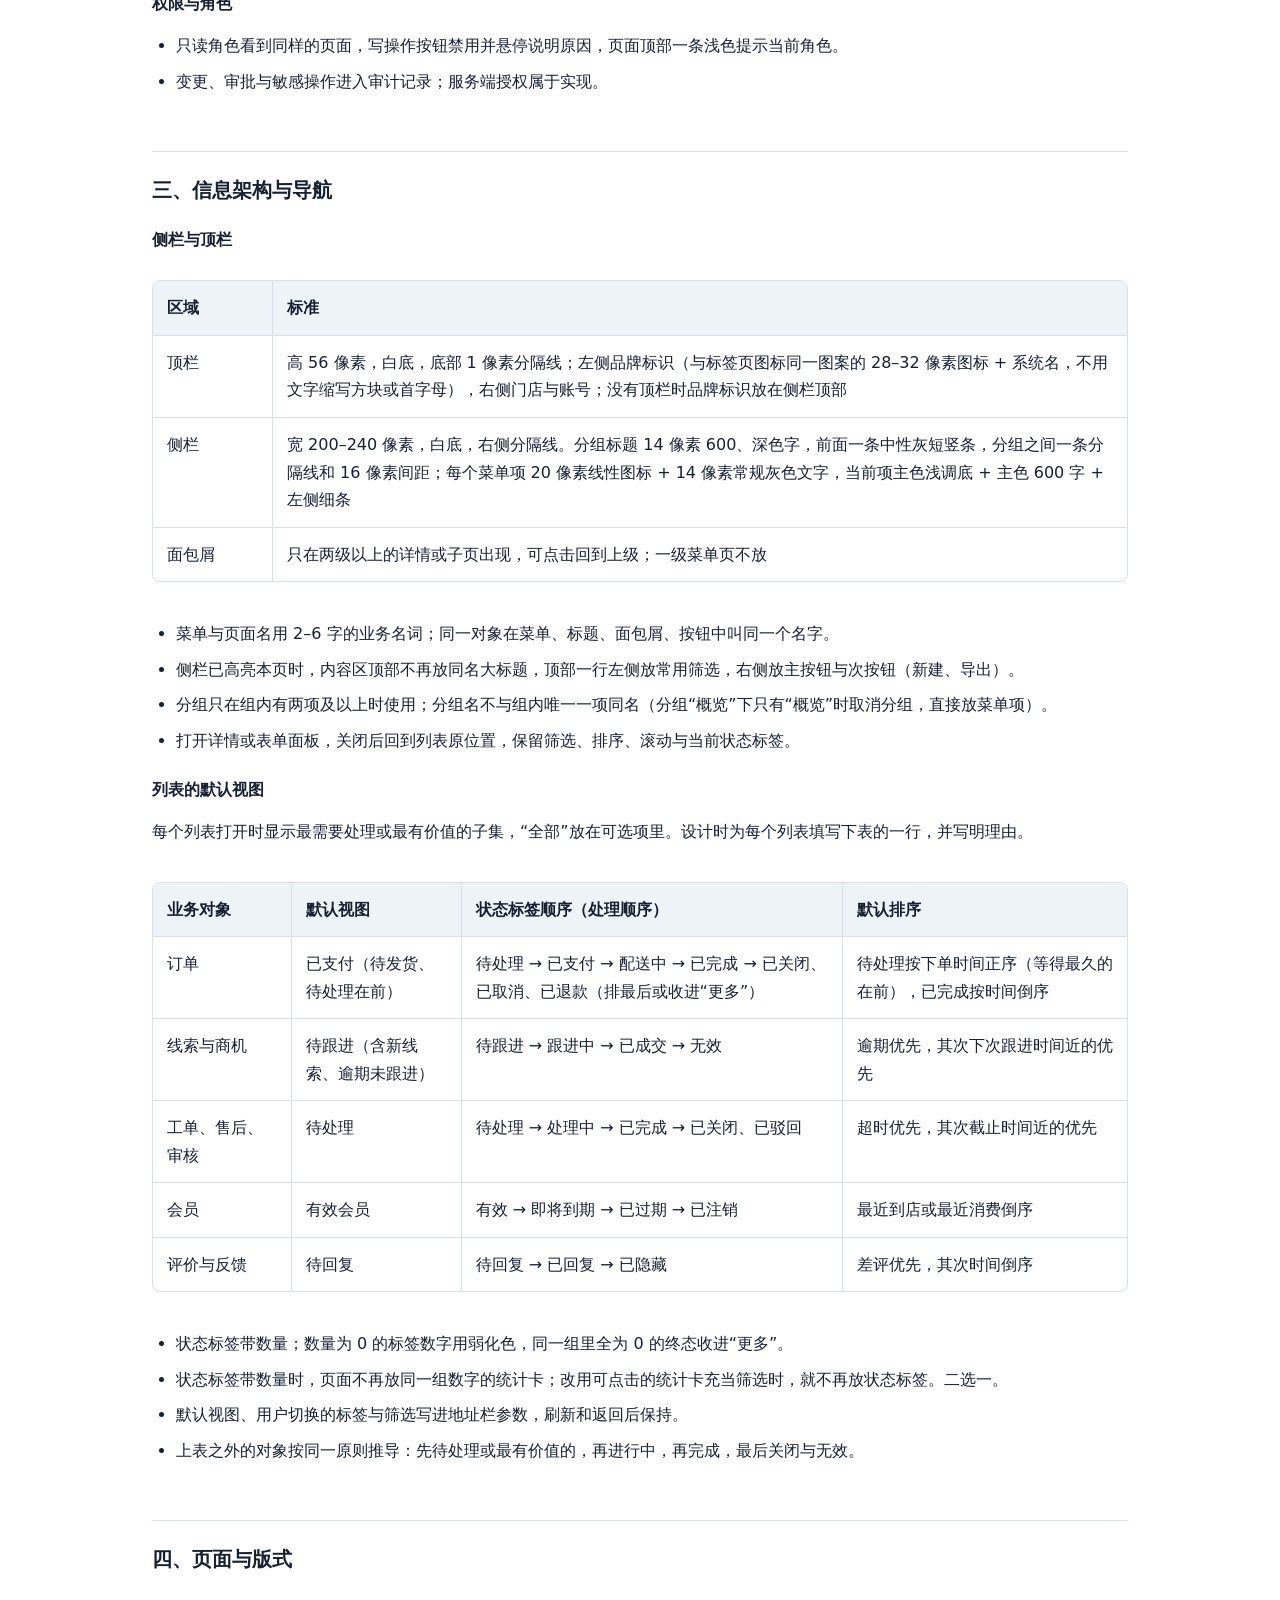
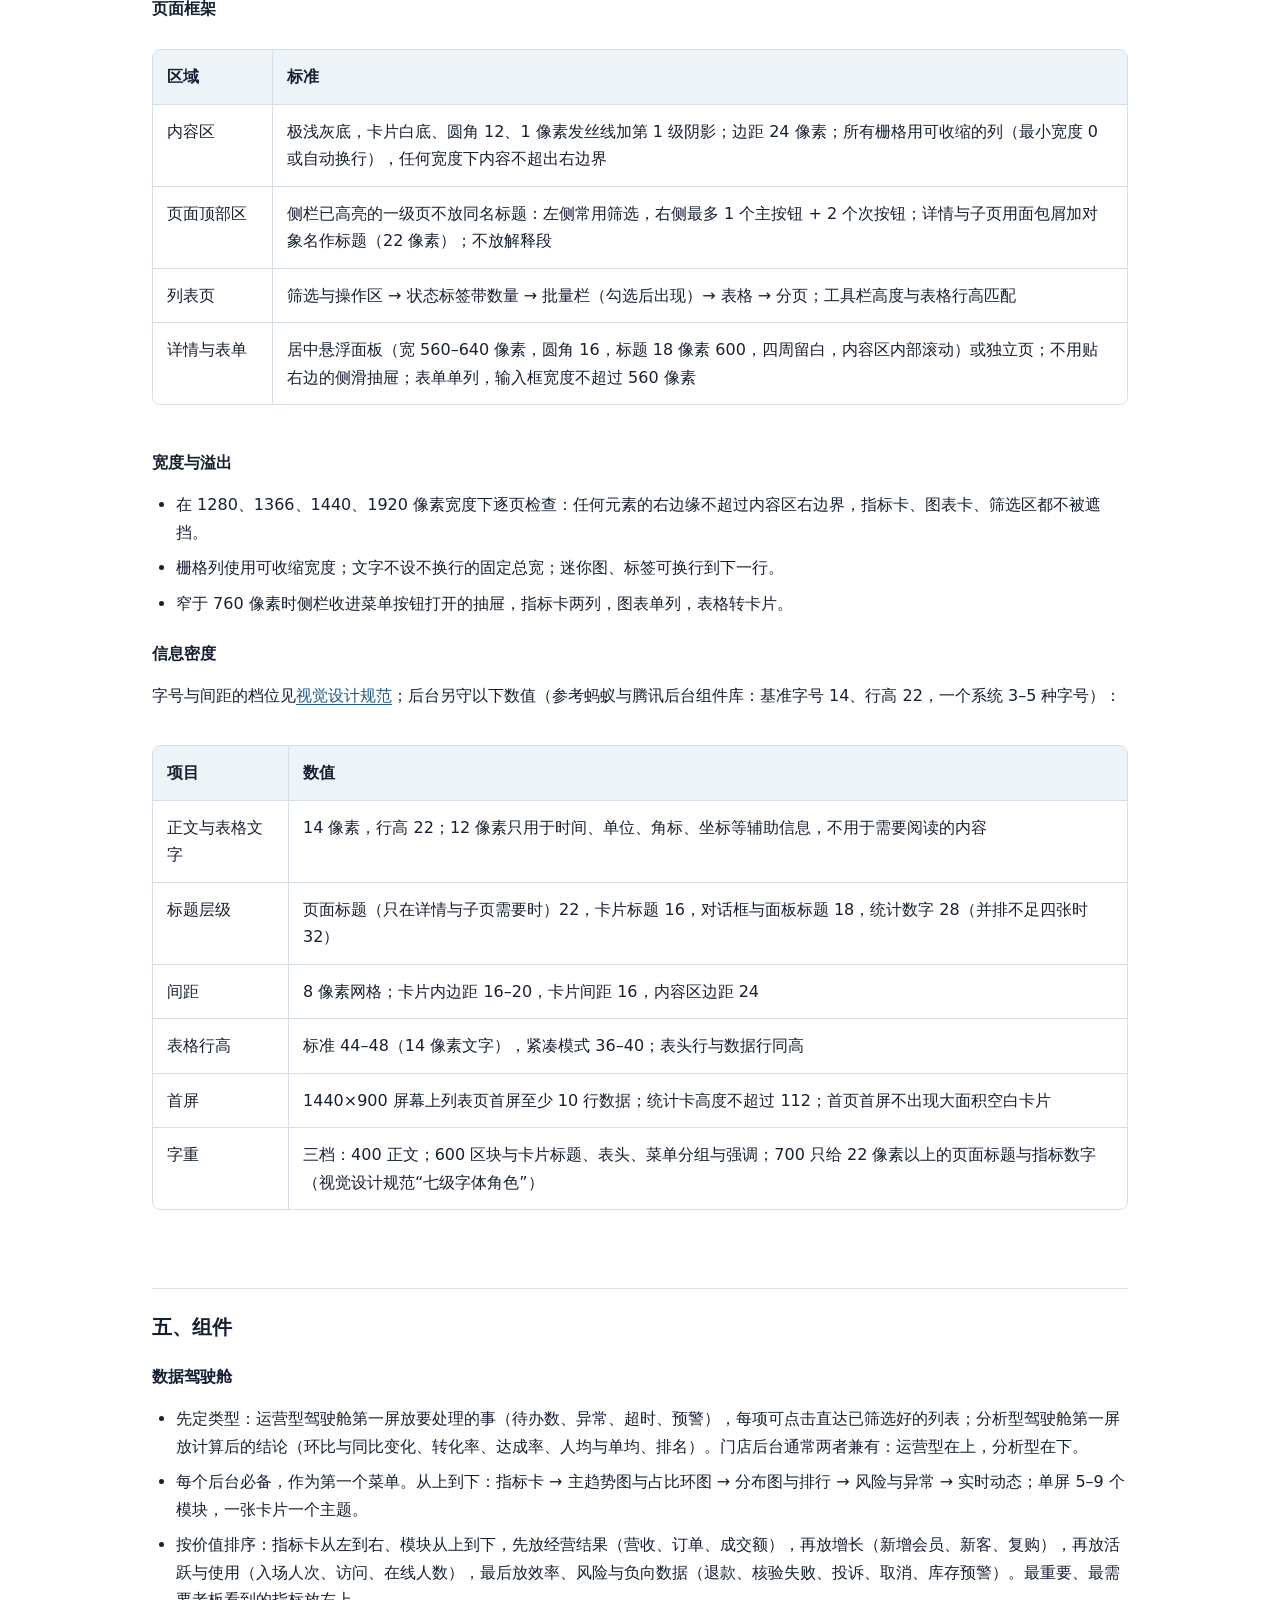
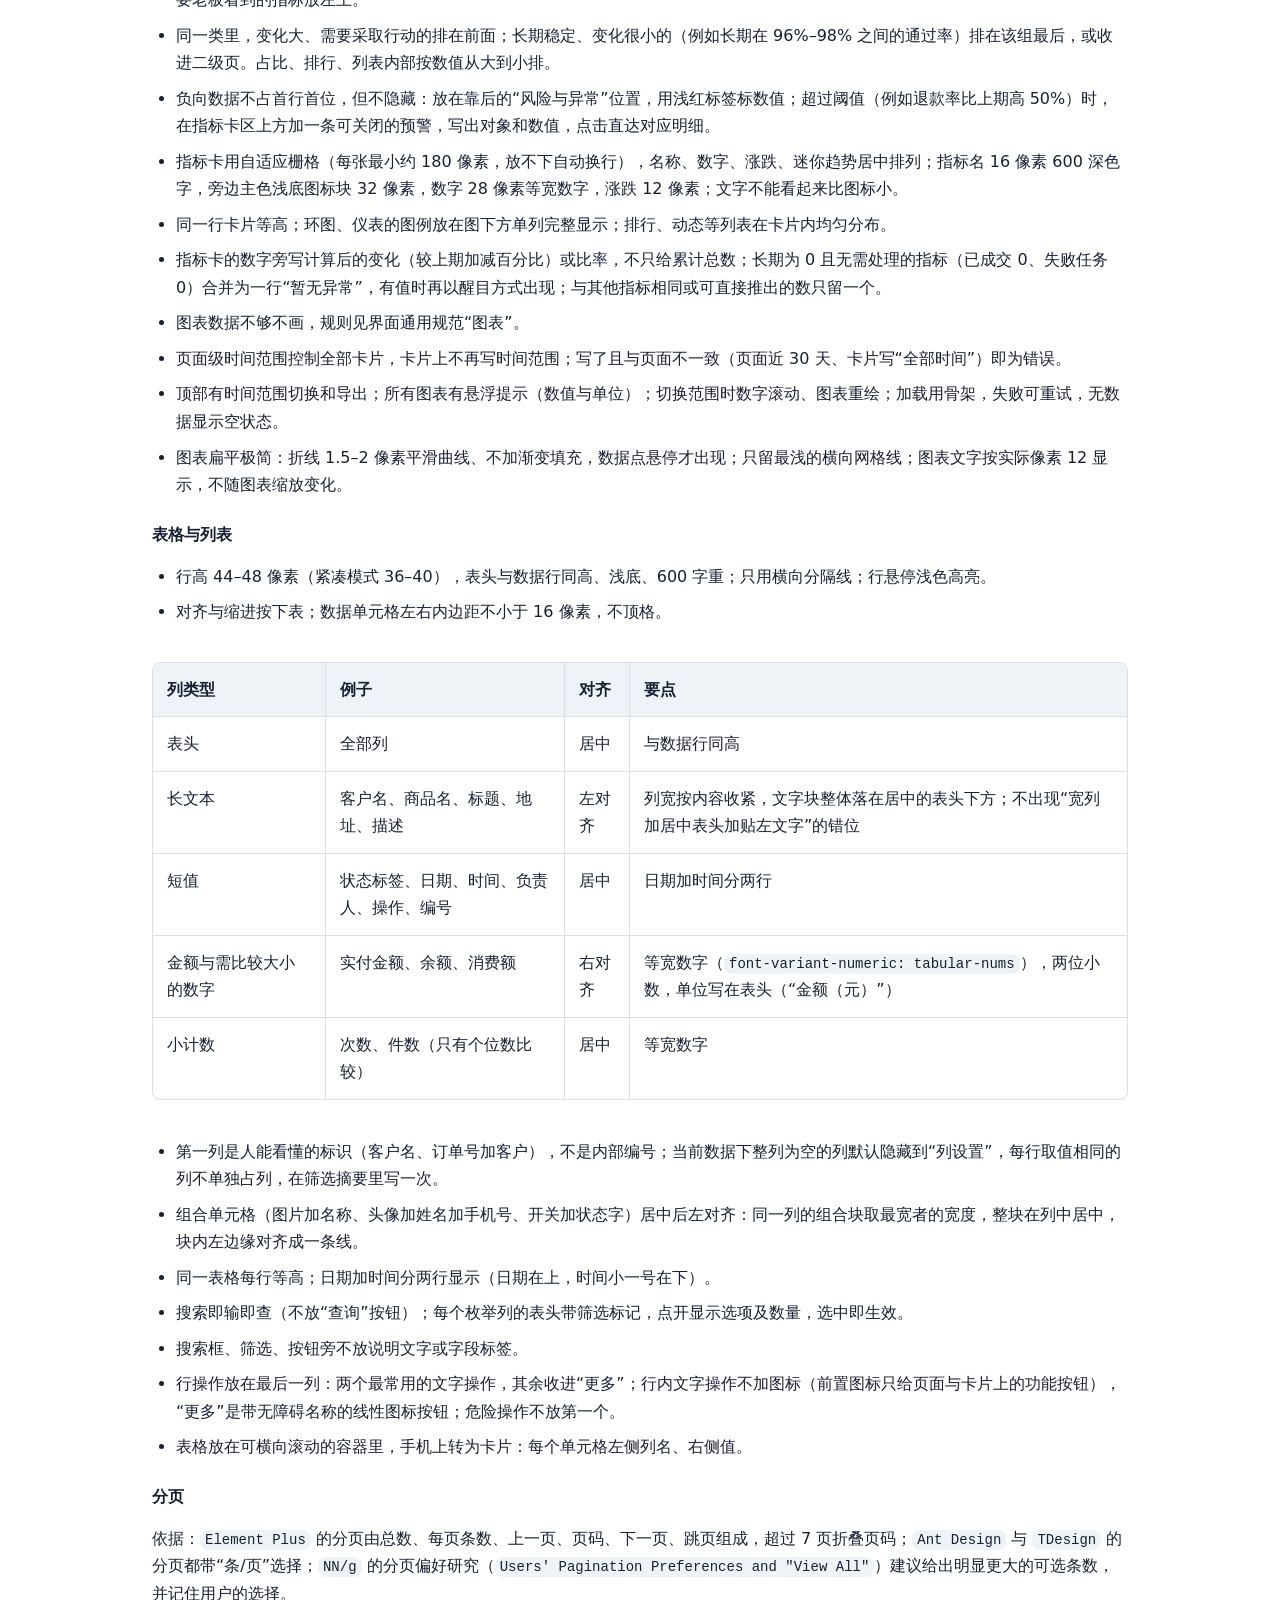
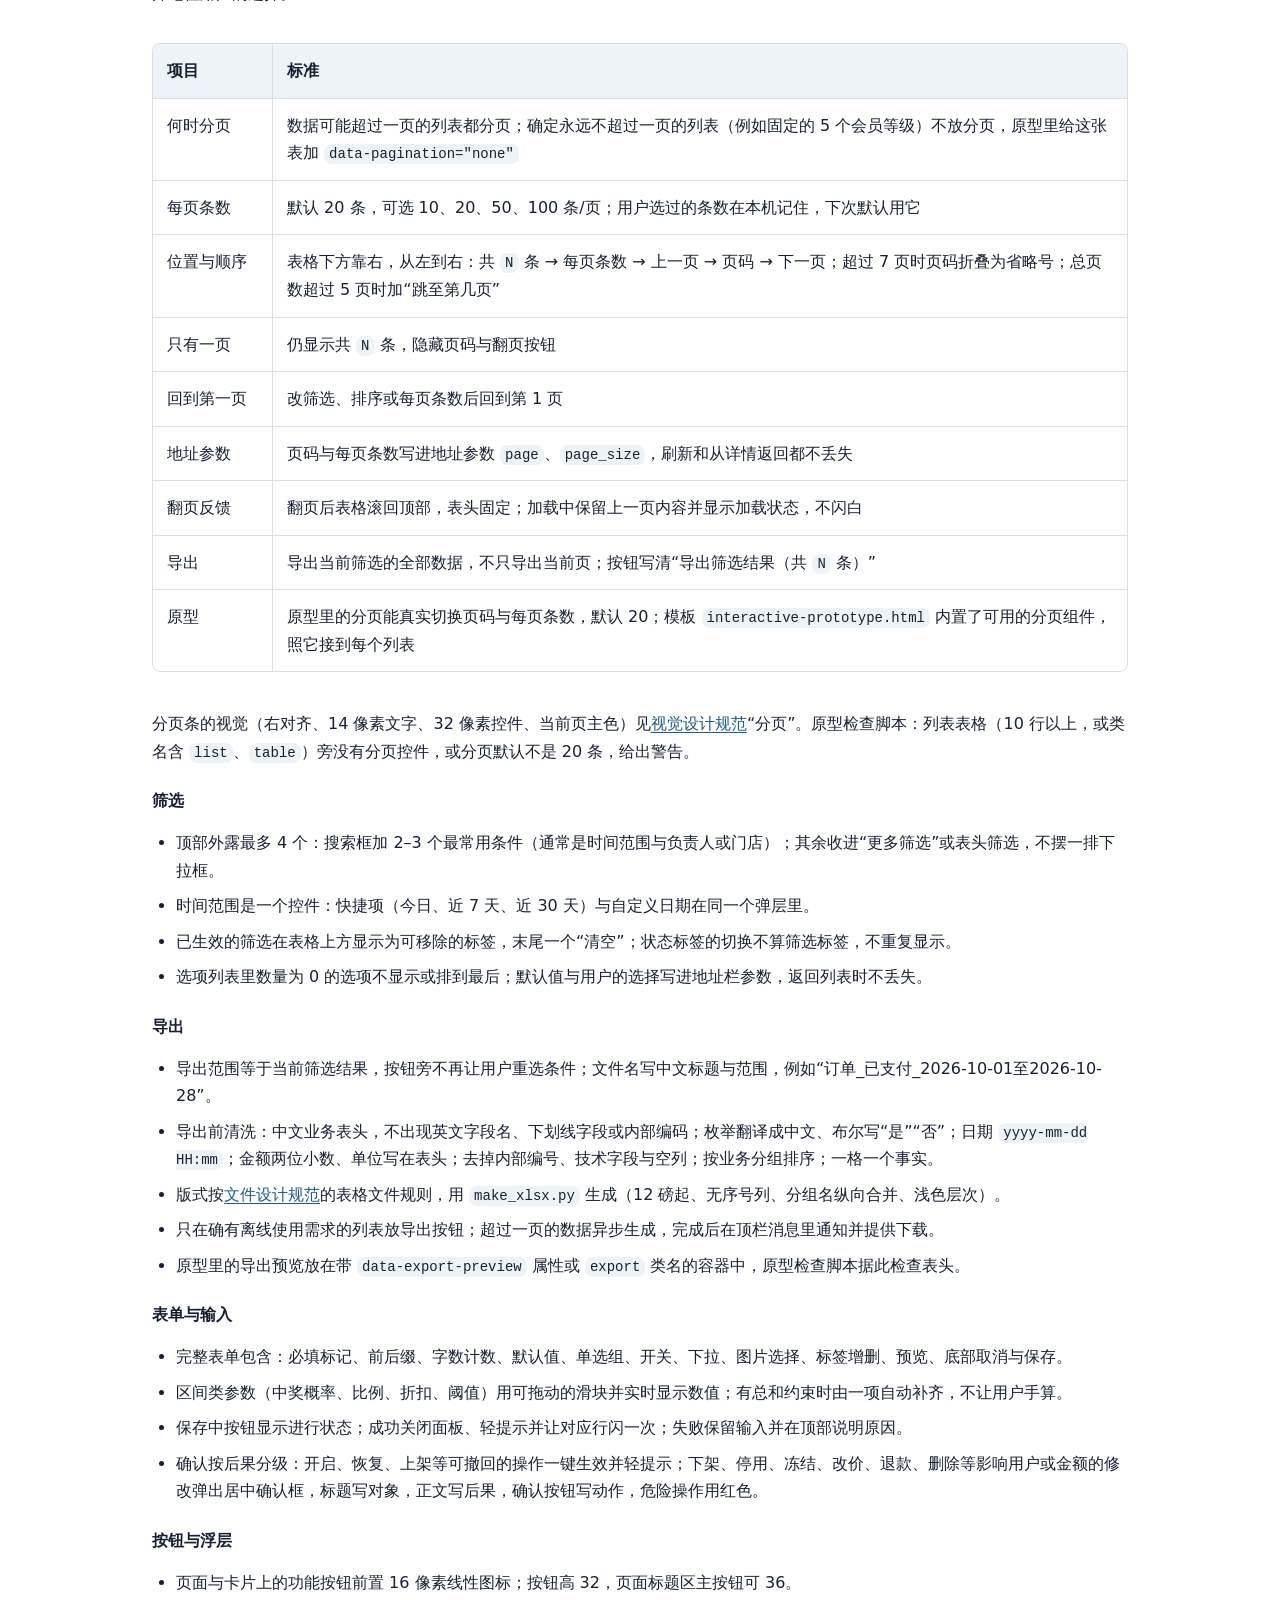
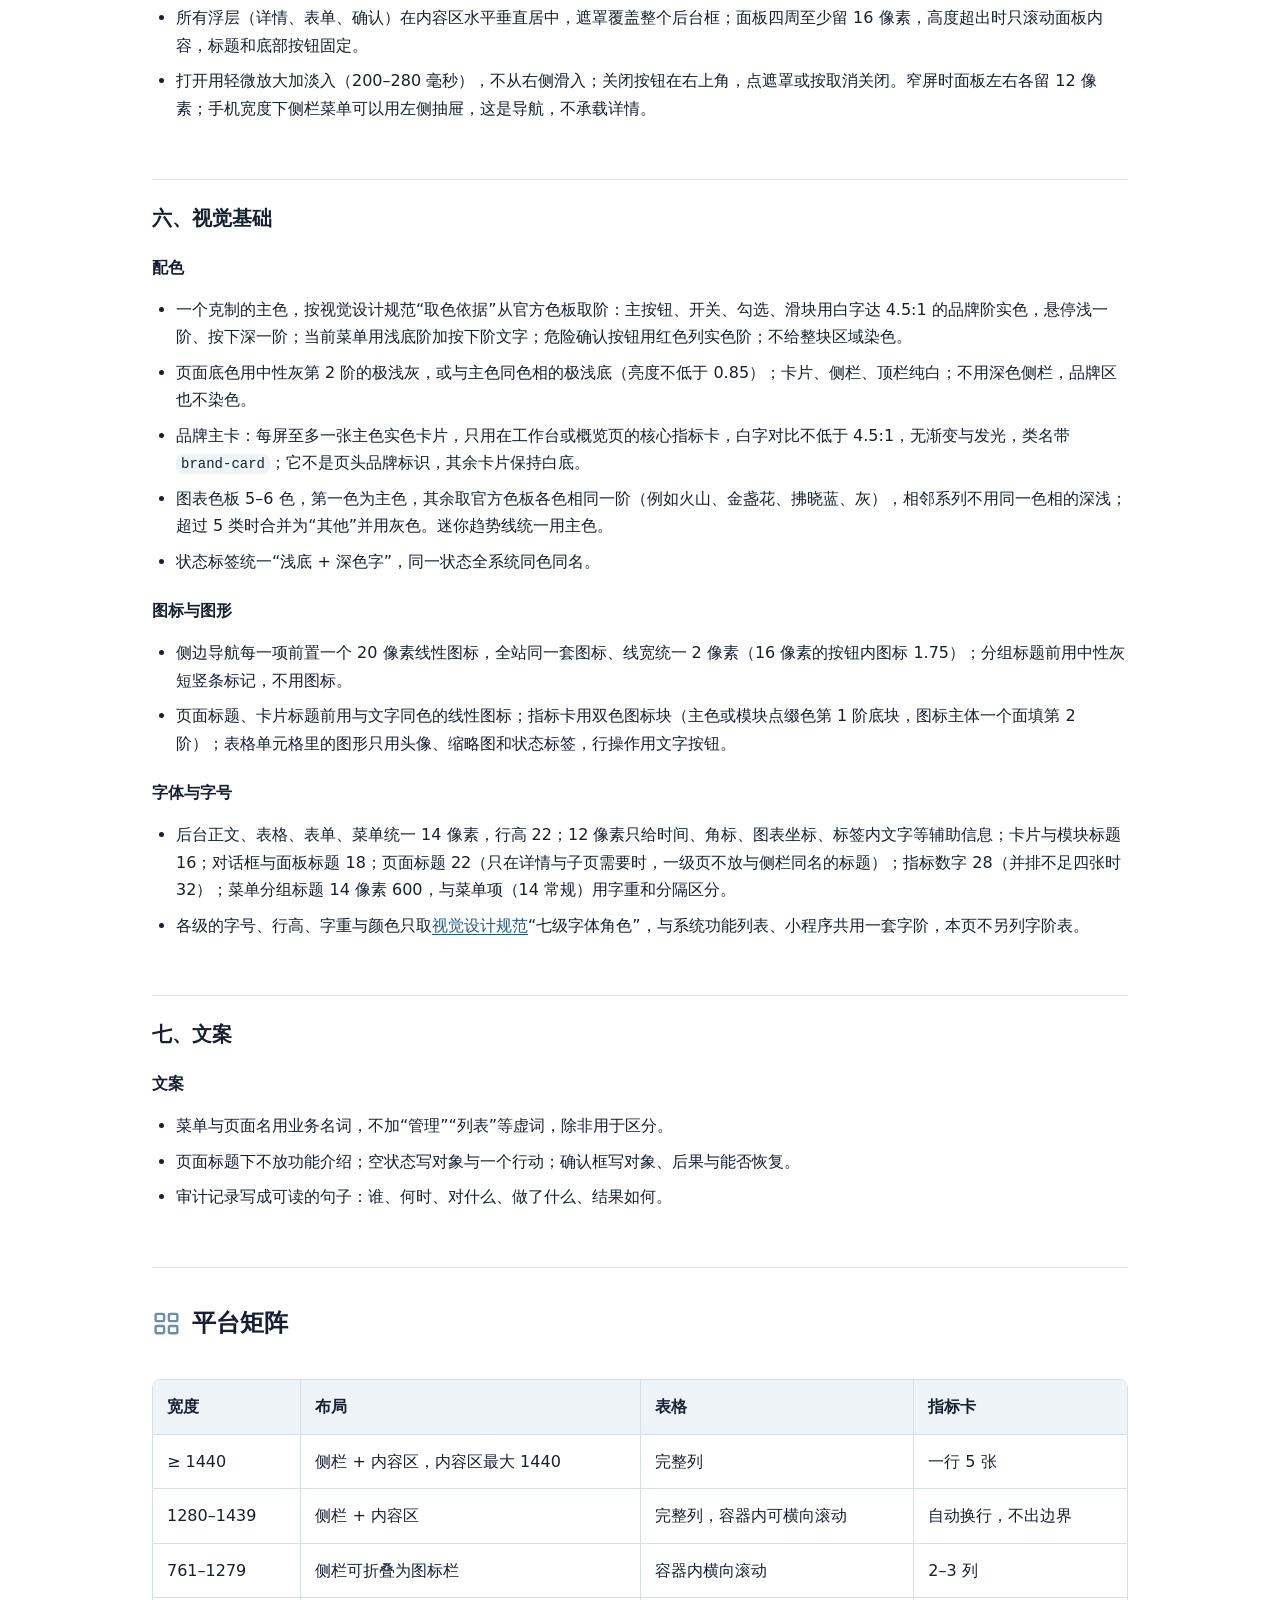
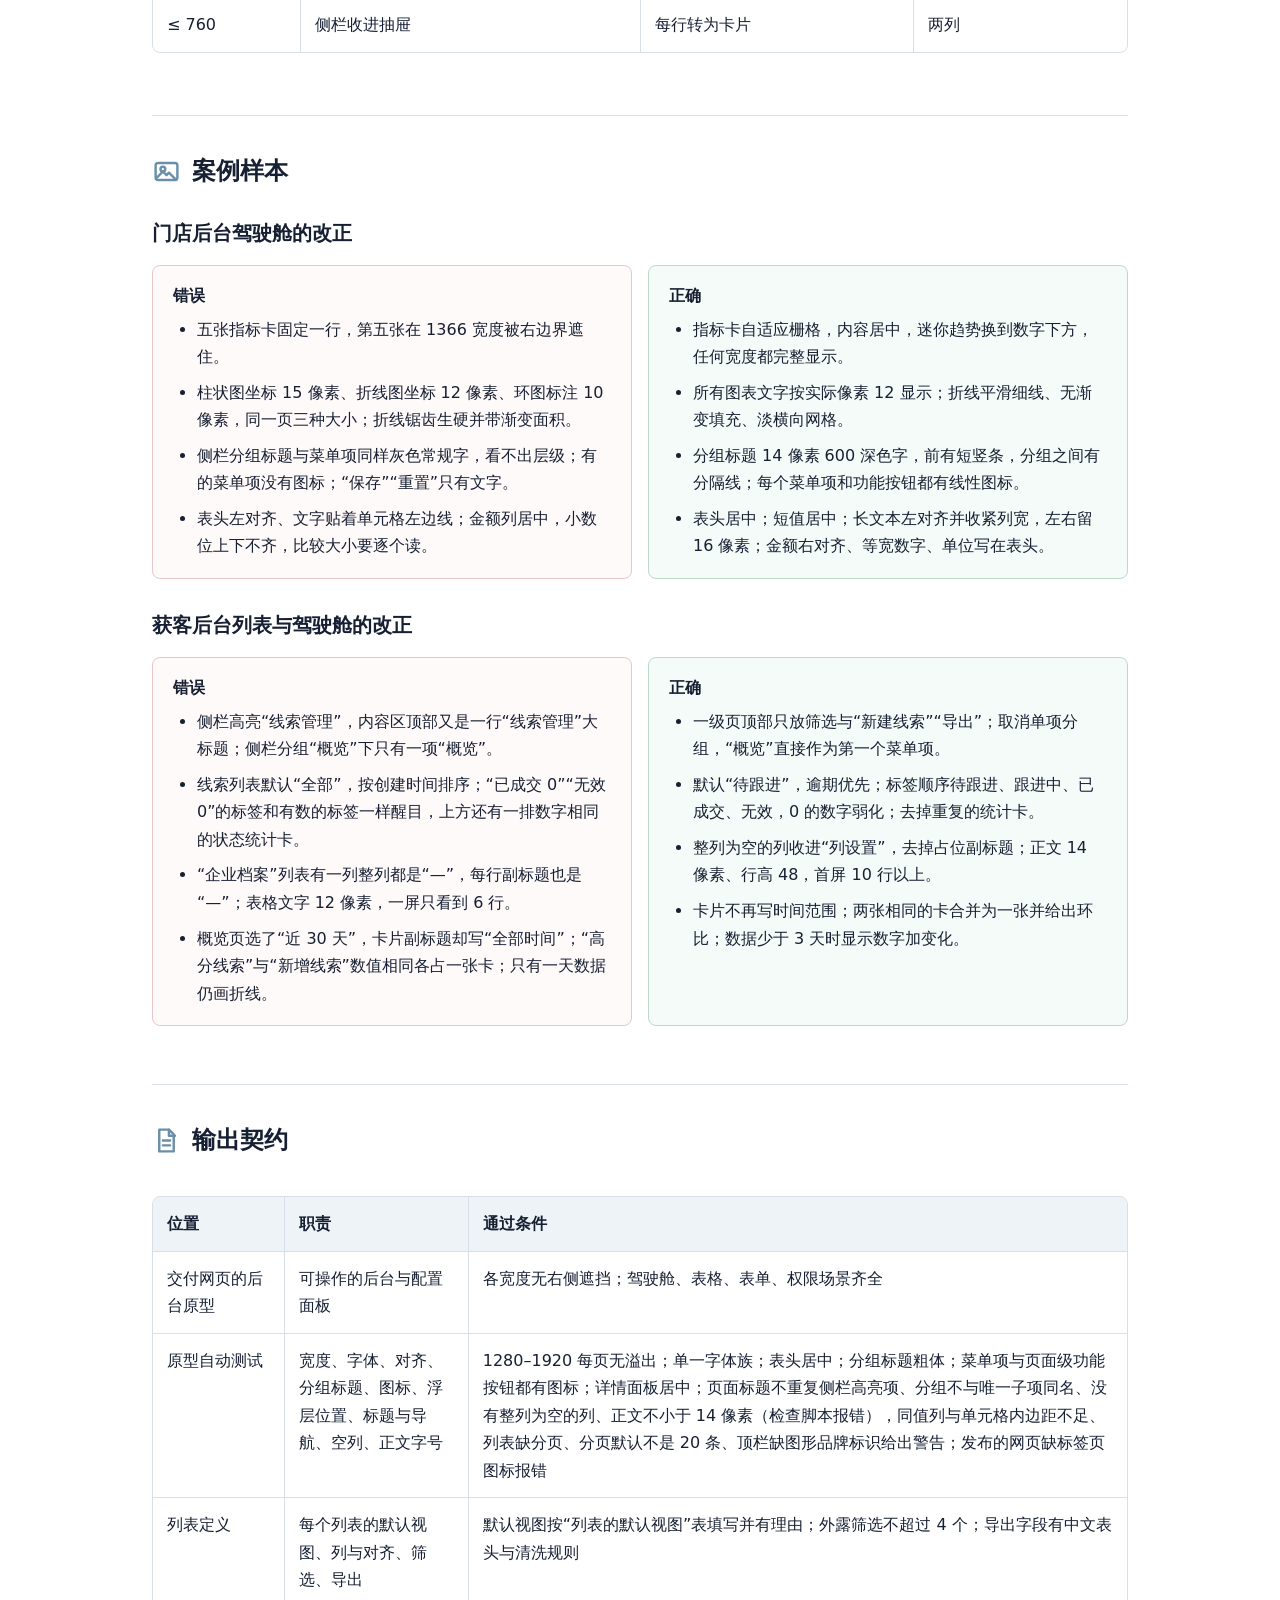
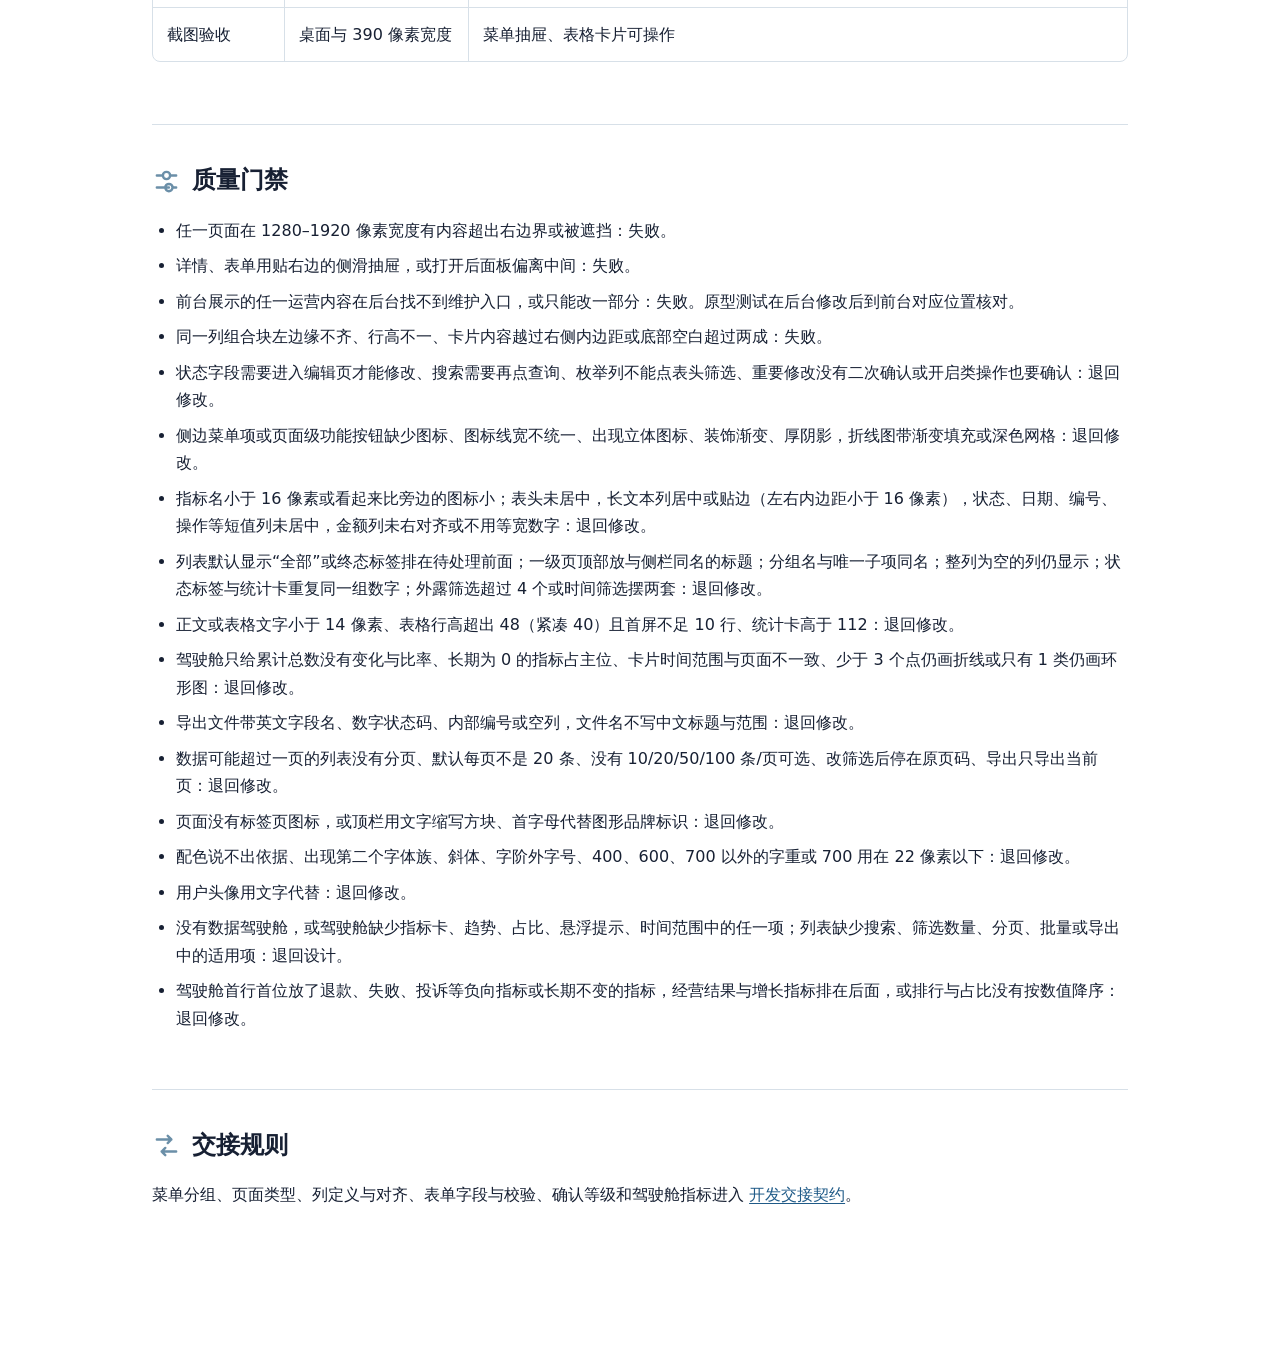
<file: references/admin-design.html>
<!doctype html>
<html lang="zh-CN">
<head>
  <meta charset="utf-8">
  <meta name="viewport" content="width=device-width, initial-scale=1">
  <title>网页管理后台设计规范</title>
  <link rel="stylesheet" href="guidelines.css">
</head>
<body>
<main id="main" aria-label="网页管理后台设计规范">
    <h1>网页管理后台设计规范</h1>
<!-- SECTION:scope:START id=scope data-rule-id=admin-scope -->
<section id="scope" data-rule-id="admin-scope" aria-labelledby="scope-heading">
<h2 id="scope-heading" class="section-heading"><svg class="icon-linear section-icon" viewBox="0 0 24 24" fill="none" stroke="currentColor" stroke-width="1.8" stroke-linecap="round" stroke-linejoin="round" aria-hidden="true" focusable="false"><path d="M4 8V5a1 1 0 0 1 1-1h3M16 4h3a1 1 0 0 1 1 1v3M20 16v3a1 1 0 0 1-1 1h-3M8 20H5a1 1 0 0 1-1-1v-3"/><circle cx="12" cy="12" r="3"/></svg><span>适用范围</span></h2>
<p>适用于网页管理后台（门店后台、运营后台、商家后台），包括交付网页中的后台原型。通用标准见<a href="ui-standards.html">界面通用规范</a>；本页按同样的七层只写后台的细则，没有写到的按通用规范执行。</p>
</section>
<!-- SECTION:scope:END -->

<!-- SECTION:workflow:START id=workflow data-rule-id=admin-workflow -->
<section id="workflow" data-rule-id="admin-workflow" aria-labelledby="workflow-heading">
<h2 id="workflow-heading" class="section-heading"><svg class="icon-linear section-icon" viewBox="0 0 24 24" fill="none" stroke="currentColor" stroke-width="1.8" stroke-linecap="round" stroke-linejoin="round" aria-hidden="true" focusable="false"><circle cx="6" cy="6" r="2"/><circle cx="18" cy="18" r="2"/><path d="M8 6h5a3 3 0 0 1 3 3v1M16 18h-5a3 3 0 0 1-3-3v-1"/><path d="m13 8 3 2 3-2M11 16l-3-2-3 2"/></svg><span>工作流程</span></h2>
<ol class="steps">
<li>从批准的模块列出菜单，按业务域分组，第一个菜单固定为数据驾驶舱。</li>
<li>每个菜单页确定页面类型，一个页面一个主任务；为前台的每处运营内容找到维护页面。</li>
<li>为列表定义默认视图（默认状态、时间范围、排序与理由）、列、筛选、批量操作与导出；为表单定义字段、校验、保存结果；为危险操作定义确认等级；写明每个主要组件参考了哪一家组件库的哪个组件。</li>
<li>按本页第六层的配色、图标、字阶出图，再做可交互原型。</li>
<li>原型自动测试：在 1280、1366、1440、1920 像素宽度逐页检查没有内容超出右边界；列表分页默认 20 条且能切换页码与每页条数；顶栏有图形品牌标识、页面有标签页图标；表头居中、长文本左对齐、金额右对齐；页面标题不重复侧栏高亮项、分组不与唯一子项同名；没有整列为空的列；正文不小于 14 像素；分组标题加粗；菜单项与功能按钮都有图标；单一字体族与字阶。</li>
</ol>
</section>
<!-- SECTION:workflow:END -->

<!-- SECTION:rules:START id=rules data-rule-id=admin-rules -->
<section id="rules" data-rule-id="admin-rules" aria-labelledby="rules-heading">
<h2 id="rules-heading" class="section-heading"><svg class="icon-linear section-icon" viewBox="0 0 24 24" fill="none" stroke="currentColor" stroke-width="1.8" stroke-linecap="round" stroke-linejoin="round" aria-hidden="true" focusable="false"><path d="M12 3 5 6v5c0 4.5 2.8 7.8 7 10 4.2-2.2 7-5.5 7-10V6l-7-3Z"/><path d="m9 12 2 2 4-5"/></svg><span>核心规则</span></h2>
<h3 class="layer">一、设计架构</h3>
<h4>设计理念</h4>
<ul>
<li>效率优先：常用操作一步可达，列表可扫读，数据可比较。</li>
<li>克制：主色只用于主按钮、当前菜单、选中项和关键数字；其余是中性色。</li>
<li>扁平极简：页面浅白或极浅灰底，低饱和、干净中性；线性描边图标、细线条、造型极简；卡片轻微悬浮；没有立体效果。</li>
<li>数据先行：先给结论数字，再给趋势和明细。</li>
<li>完整：每个列表、表单和危险操作都有加载、空、失败、权限和结果反馈。</li>
</ul>
<h4>页面类型</h4>
<div class="table-wrap"><table><thead><tr><th>类型</th><th>主任务</th><th>构成</th></tr></thead><tbody>
<tr><td>数据驾驶舱</td><td>运营型：处理待办、异常与超时；分析型：看趋势、转化与对比</td><td>指标卡（计算后的变化与比率）→ 趋势与占比 → 分布与结果 → 排行与动态</td></tr>
<tr><td>列表页</td><td>查找、筛选、批量处理</td><td>操作与筛选区（不放与侧栏同名的标题）→ 状态标签带数量 → 表格 → 分页；打开即是默认视图</td></tr>
<tr><td>详情</td><td>查看一个对象的全部信息与记录</td><td>居中悬浮面板或独立页，分组展示，底部操作</td></tr>
<tr><td>表单</td><td>新建或编辑</td><td>居中悬浮面板，单列字段，底部取消与保存</td></tr>
<tr><td>设置与内容维护</td><td>维护前台展示的运营内容</td><td>分组卡片，列表增删改排序，即时生效的项不放保存按钮</td></tr>
</tbody></table></div>
<h3 class="layer">二、功能架构</h3>
<h4>菜单与模块</h4>
<ul>
<li>从批准的模块列出菜单，按业务域分组（例如概览、会员与交易、营销、门店），第一个菜单固定为数据驾驶舱。</li>
<li>一级菜单 5–9 项，超出时分组；每个菜单页确定页面类型，一个页面一个主任务。</li>
</ul>
<h4>内容维护闭环</h4>
<ul>
<li>先列出前台每一处内容的来源：后台配置（门店资料、照片、设施、公告、须知、套餐、优惠券、奖品、活动开关、模块显隐、展示开关、页面提示与说明文字）、系统计算（评分、距离、客流人数、销量、剩余次数）、用户产生（订单、入场记录、评价）；分类见界面通用规范“内容来源与维护闭环”。</li>
<li>每一项后台配置都有完整的维护动作：列表类内容可新增、编辑、删除（或停用）、排序、显示与隐藏；图片类可上传、删除、设为封面、改说明、拖动排序，并标出数量上限；文字类可编辑并显示字数；状态类用开关。缺任何一个动作都要说明原因。</li>
<li>前台只读取这些数据，不写死任何运营内容；同一内容只有一份数据，例如首页新人礼券取自后台“首页领取”的优惠券，停用后首页同步消失，不另存一份。</li>
<li>只读的系统计算项在后台以只读方式展示并说明来源，不提供编辑框。</li>
<li>“文案与展示”页按小程序页面分组列出可改的文字与展示开关：位置说明与示意、当前文案、默认文案、字数上限、可用变量；行内编辑，保存即生效并提示“已生效”；可恢复默认、查看历史并恢复上一版。</li>
<li>只列运营需要改的项：通用控件词、系统级提示、法规固定文字与运行参数存在后端，但不在后台展示。</li>
<li>“经营设置”页按业务分组（储值、优惠券、会员卡、门店）列出商户日常调整的经营规则：退款手续费、储值扣减顺序、退券策略、补卡费、起送价、配送费等。每项写名称、一句影响说明、单位与允许范围（单选项写中文选项名，不显示代码值）、当前值与来源（默认、全局、本店）；行内修改，保存即生效，并提示“只影响之后的业务”。影响资金的项先重新验证身份，确认框写清改前改后与影响范围，必填原因；能按门店设置的项在门店范围内可覆盖，也可恢复为全局值；修改记录进审计页。</li>
<li>删除、暂停、改动已发放的内容先确认；新增、恢复、改说明直接生效。有数量下限的列表到下限时禁用删除。</li>
<li>排序既能拖动，也能用方向键；拖动时被拖项变淡、放置位置高亮。</li>
</ul>
<h4>操作成本</h4>
<ul>
<li>状态类字段（上下架、发放、账户启用、活动开关）放在列表行内的开关上，一步切换，不进入详情或编辑页。</li>
<li>行内放最常用的直达操作（详情、发券、编辑），点一下直接打开对应面板并带好对象，不先勾选再找按钮。</li>
<li>任何一项日常修改最多两次点击完成（含确认）；筛选、排序、搜索都即时生效。</li>
</ul>
<h4>营业状态</h4>
<ul>
<li>有门店的系统，后台必须能一键开业与停业：顶栏右侧显示当前门店营业状态并可一键切换，门店列表行内开关，可批量；停业确认、开业检查、对小程序、支付与设备的联动和营业日志按<a href="commerce-design.html">交易与营销界面规范</a>“营业状态与一键开停业”。</li>
</ul>
<h4>版本信息</h4>
<ul>
<li>后台显示当前版本：侧栏底部一行写前端与后端版本号（语义化版本，例如 1.4.2），点开“版本信息”面板写前端版本、后端版本、发布时间、运行环境与更新说明；测试与预发环境在顶栏加环境标识，生产环境不加。</li>
<li>发布新版本后，页面发现服务端版本变化时在顶部提示“有新版本，刷新后使用”，不强制刷新、不丢失正在填写的内容；接口版本不兼容时提示刷新并先保存草稿。</li>
<li>版本信息所在元素的类名带 <code>version</code>（例如 <code>app-version</code>），文件检查据此把它当作产品内容而不是文档元数据。</li>
</ul>
<h4>权限与角色</h4>
<ul>
<li>只读角色看到同样的页面，写操作按钮禁用并悬停说明原因，页面顶部一条浅色提示当前角色。</li>
<li>变更、审批与敏感操作进入审计记录；服务端授权属于实现。</li>
</ul>
<h3 class="layer">三、信息架构与导航</h3>
<h4>侧栏与顶栏</h4>
<div class="table-wrap"><table><thead><tr><th>区域</th><th>标准</th></tr></thead><tbody>
<tr><td>顶栏</td><td>高 56 像素，白底，底部 1 像素分隔线；左侧品牌标识（与标签页图标同一图案的 28–32 像素图标 + 系统名，不用文字缩写方块或首字母），右侧门店与账号；没有顶栏时品牌标识放在侧栏顶部</td></tr>
<tr><td>侧栏</td><td>宽 200–240 像素，白底，右侧分隔线。分组标题 14 像素 600、深色字，前面一条中性灰短竖条，分组之间一条分隔线和 16 像素间距；每个菜单项 20 像素线性图标 + 14 像素常规灰色文字，当前项主色浅调底 + 主色 600 字 + 左侧细条</td></tr>
<tr><td>面包屑</td><td>只在两级以上的详情或子页出现，可点击回到上级；一级菜单页不放</td></tr>
</tbody></table></div>
<ul>
<li>菜单与页面名用 2–6 字的业务名词；同一对象在菜单、标题、面包屑、按钮中叫同一个名字。</li>
<li>侧栏已高亮本页时，内容区顶部不再放同名大标题，顶部一行左侧放常用筛选，右侧放主按钮与次按钮（新建、导出）。</li>
<li>分组只在组内有两项及以上时使用；分组名不与组内唯一一项同名（分组“概览”下只有“概览”时取消分组，直接放菜单项）。</li>
<li>打开详情或表单面板，关闭后回到列表原位置，保留筛选、排序、滚动与当前状态标签。</li>
</ul>
<h4>列表的默认视图</h4>
<p>每个列表打开时显示最需要处理或最有价值的子集，“全部”放在可选项里。设计时为每个列表填写下表的一行，并写明理由。</p>
<div class="table-wrap"><table><thead><tr><th>业务对象</th><th>默认视图</th><th>状态标签顺序（处理顺序）</th><th>默认排序</th></tr></thead><tbody>
<tr><td>订单</td><td>已支付（待发货、待处理在前）</td><td>待处理 → 已支付 → 配送中 → 已完成 → 已关闭、已取消、已退款（排最后或收进“更多”）</td><td>待处理按下单时间正序（等得最久的在前），已完成按时间倒序</td></tr>
<tr><td>线索与商机</td><td>待跟进（含新线索、逾期未跟进）</td><td>待跟进 → 跟进中 → 已成交 → 无效</td><td>逾期优先，其次下次跟进时间近的优先</td></tr>
<tr><td>工单、售后、审核</td><td>待处理</td><td>待处理 → 处理中 → 已完成 → 已关闭、已驳回</td><td>超时优先，其次截止时间近的优先</td></tr>
<tr><td>会员</td><td>有效会员</td><td>有效 → 即将到期 → 已过期 → 已注销</td><td>最近到店或最近消费倒序</td></tr>
<tr><td>评价与反馈</td><td>待回复</td><td>待回复 → 已回复 → 已隐藏</td><td>差评优先，其次时间倒序</td></tr>
</tbody></table></div>
<ul>
<li>状态标签带数量；数量为 0 的标签数字用弱化色，同一组里全为 0 的终态收进“更多”。</li>
<li>状态标签带数量时，页面不再放同一组数字的统计卡；改用可点击的统计卡充当筛选时，就不再放状态标签。二选一。</li>
<li>默认视图、用户切换的标签与筛选写进地址栏参数，刷新和返回后保持。</li>
<li>上表之外的对象按同一原则推导：先待处理或最有价值的，再进行中，再完成，最后关闭与无效。</li>
</ul>
<h3 class="layer">四、页面与版式</h3>
<h4>页面框架</h4>
<div class="table-wrap"><table><thead><tr><th>区域</th><th>标准</th></tr></thead><tbody>
<tr><td>内容区</td><td>极浅灰底，卡片白底、圆角 12、1 像素发丝线加第 1 级阴影；边距 24 像素；所有栅格用可收缩的列（最小宽度 0 或自动换行），任何宽度下内容不超出右边界</td></tr>
<tr><td>页面顶部区</td><td>侧栏已高亮的一级页不放同名标题：左侧常用筛选，右侧最多 1 个主按钮 + 2 个次按钮；详情与子页用面包屑加对象名作标题（22 像素）；不放解释段</td></tr>
<tr><td>列表页</td><td>筛选与操作区 → 状态标签带数量 → 批量栏（勾选后出现）→ 表格 → 分页；工具栏高度与表格行高匹配</td></tr>
<tr><td>详情与表单</td><td>居中悬浮面板（宽 560–640 像素，圆角 16，标题 18 像素 600，四周留白，内容区内部滚动）或独立页；不用贴右边的侧滑抽屉；表单单列，输入框宽度不超过 560 像素</td></tr>
</tbody></table></div>
<h4>宽度与溢出</h4>
<ul>
<li>在 1280、1366、1440、1920 像素宽度下逐页检查：任何元素的右边缘不超过内容区右边界，指标卡、图表卡、筛选区都不被遮挡。</li>
<li>栅格列使用可收缩宽度；文字不设不换行的固定总宽；迷你图、标签可换行到下一行。</li>
<li>窄于 760 像素时侧栏收进菜单按钮打开的抽屉，指标卡两列，图表单列，表格转卡片。</li>
</ul>
<h4>信息密度</h4>
<p>字号与间距的档位见<a href="https://github.com/luzern0414/Luz-Design/blob/master/references/visual-design.html">视觉设计规范</a>；后台另守以下数值（参考蚂蚁与腾讯后台组件库：基准字号 14、行高 22，一个系统 3–5 种字号）：</p>
<div class="table-wrap"><table><thead><tr><th>项目</th><th>数值</th></tr></thead><tbody>
<tr><td>正文与表格文字</td><td>14 像素，行高 22；12 像素只用于时间、单位、角标、坐标等辅助信息，不用于需要阅读的内容</td></tr>
<tr><td>标题层级</td><td>页面标题（只在详情与子页需要时）22，卡片标题 16，对话框与面板标题 18，统计数字 28（并排不足四张时 32）</td></tr>
<tr><td>间距</td><td>8 像素网格；卡片内边距 16–20，卡片间距 16，内容区边距 24</td></tr>
<tr><td>表格行高</td><td>标准 44–48（14 像素文字），紧凑模式 36–40；表头行与数据行同高</td></tr>
<tr><td>首屏</td><td>1440×900 屏幕上列表页首屏至少 10 行数据；统计卡高度不超过 112；首页首屏不出现大面积空白卡片</td></tr>
<tr><td>字重</td><td>三档：400 正文；600 区块与卡片标题、表头、菜单分组与强调；700 只给 22 像素以上的页面标题与指标数字（视觉设计规范“七级字体角色”）</td></tr>
</tbody></table></div>
<h3 class="layer">五、组件</h3>
<h4>数据驾驶舱</h4>
<ul>
<li>先定类型：运营型驾驶舱第一屏放要处理的事（待办数、异常、超时、预警），每项可点击直达已筛选好的列表；分析型驾驶舱第一屏放计算后的结论（环比与同比变化、转化率、达成率、人均与单均、排名）。门店后台通常两者兼有：运营型在上，分析型在下。</li>
<li>每个后台必备，作为第一个菜单。从上到下：指标卡 → 主趋势图与占比环图 → 分布图与排行 → 风险与异常 → 实时动态；单屏 5–9 个模块，一张卡片一个主题。</li>
<li>按价值排序：指标卡从左到右、模块从上到下，先放经营结果（营收、订单、成交额），再放增长（新增会员、新客、复购），再放活跃与使用（入场人次、访问、在线人数），最后放效率、风险与负向数据（退款、核验失败、投诉、取消、库存预警）。最重要、最需要老板看到的指标放左上。</li>
<li>同一类里，变化大、需要采取行动的排在前面；长期稳定、变化很小的（例如长期在 96%–98% 之间的通过率）排在该组最后，或收进二级页。占比、排行、列表内部按数值从大到小排。</li>
<li>负向数据不占首行首位，但不隐藏：放在靠后的“风险与异常”位置，用浅红标签标数值；超过阈值（例如退款率比上期高 50%）时，在指标卡区上方加一条可关闭的预警，写出对象和数值，点击直达对应明细。</li>
<li>指标卡用自适应栅格（每张最小约 180 像素，放不下自动换行），名称、数字、涨跌、迷你趋势居中排列；指标名 16 像素 600 深色字，旁边主色浅底图标块 32 像素，数字 28 像素等宽数字，涨跌 12 像素；文字不能看起来比图标小。</li>
<li>同一行卡片等高；环图、仪表的图例放在图下方单列完整显示；排行、动态等列表在卡片内均匀分布。</li>
<li>指标卡的数字旁写计算后的变化（较上期加减百分比）或比率，不只给累计总数；长期为 0 且无需处理的指标（已成交 0、失败任务 0）合并为一行“暂无异常”，有值时再以醒目方式出现；与其他指标相同或可直接推出的数只留一个。</li>
<li>图表数据不够不画，规则见界面通用规范“图表”。</li>
<li>页面级时间范围控制全部卡片，卡片上不再写时间范围；写了且与页面不一致（页面近 30 天、卡片写“全部时间”）即为错误。</li>
<li>顶部有时间范围切换和导出；所有图表有悬浮提示（数值与单位）；切换范围时数字滚动、图表重绘；加载用骨架，失败可重试，无数据显示空状态。</li>
<li>图表扁平极简：折线 1.5–2 像素平滑曲线、不加渐变填充，数据点悬停才出现；只留最浅的横向网格线；图表文字按实际像素 12 显示，不随图表缩放变化。</li>
</ul>
<h4>表格与列表</h4>
<ul>
<li>行高 44–48 像素（紧凑模式 36–40），表头与数据行同高、浅底、600 字重；只用横向分隔线；行悬停浅色高亮。</li>
<li>对齐与缩进按下表；数据单元格左右内边距不小于 16 像素，不顶格。</li>
</ul>
<div class="table-wrap"><table><thead><tr><th>列类型</th><th>例子</th><th>对齐</th><th>要点</th></tr></thead><tbody>
<tr><td>表头</td><td>全部列</td><td>居中</td><td>与数据行同高</td></tr>
<tr><td>长文本</td><td>客户名、商品名、标题、地址、描述</td><td>左对齐</td><td>列宽按内容收紧，文字块整体落在居中的表头下方；不出现“宽列加居中表头加贴左文字”的错位</td></tr>
<tr><td>短值</td><td>状态标签、日期、时间、负责人、操作、编号</td><td>居中</td><td>日期加时间分两行</td></tr>
<tr><td>金额与需比较大小的数字</td><td>实付金额、余额、消费额</td><td>右对齐</td><td>等宽数字（<code>font-variant-numeric: tabular-nums</code>），两位小数，单位写在表头（“金额（元）”）</td></tr>
<tr><td>小计数</td><td>次数、件数（只有个位数比较）</td><td>居中</td><td>等宽数字</td></tr>
</tbody></table></div>
<ul>
<li>第一列是人能看懂的标识（客户名、订单号加客户），不是内部编号；当前数据下整列为空的列默认隐藏到“列设置”，每行取值相同的列不单独占列，在筛选摘要里写一次。</li>
<li>组合单元格（图片加名称、头像加姓名加手机号、开关加状态字）居中后左对齐：同一列的组合块取最宽者的宽度，整块在列中居中，块内左边缘对齐成一条线。</li>
<li>同一表格每行等高；日期加时间分两行显示（日期在上，时间小一号在下）。</li>
<li>搜索即输即查（不放“查询”按钮）；每个枚举列的表头带筛选标记，点开显示选项及数量，选中即生效。</li>
<li>搜索框、筛选、按钮旁不放说明文字或字段标签。</li>
<li>行操作放在最后一列：两个最常用的文字操作，其余收进“更多”；行内文字操作不加图标（前置图标只给页面与卡片上的功能按钮），“更多”是带无障碍名称的线性图标按钮；危险操作不放第一个。</li>
<li>表格放在可横向滚动的容器里，手机上转为卡片：每个单元格左侧列名、右侧值。</li>
</ul>
<h4>分页</h4>
<p>依据：<code>Element Plus</code> 的分页由总数、每页条数、上一页、页码、下一页、跳页组成，超过 7 页折叠页码；<code>Ant Design</code> 与 <code>TDesign</code> 的分页都带“条/页”选择；<code>NN/g</code> 的分页偏好研究（<code>Users' Pagination Preferences and "View All"</code>）建议给出明显更大的可选条数，并记住用户的选择。</p>
<div class="table-wrap"><table><thead><tr><th>项目</th><th>标准</th></tr></thead><tbody>
<tr><td>何时分页</td><td>数据可能超过一页的列表都分页；确定永远不超过一页的列表（例如固定的 5 个会员等级）不放分页，原型里给这张表加 <code>data-pagination="none"</code></td></tr>
<tr><td>每页条数</td><td>默认 20 条，可选 10、20、50、100 条/页；用户选过的条数在本机记住，下次默认用它</td></tr>
<tr><td>位置与顺序</td><td>表格下方靠右，从左到右：共 <code>N</code> 条 → 每页条数 → 上一页 → 页码 → 下一页；超过 7 页时页码折叠为省略号；总页数超过 5 页时加“跳至第几页”</td></tr>
<tr><td>只有一页</td><td>仍显示共 <code>N</code> 条，隐藏页码与翻页按钮</td></tr>
<tr><td>回到第一页</td><td>改筛选、排序或每页条数后回到第 1 页</td></tr>
<tr><td>地址参数</td><td>页码与每页条数写进地址参数 <code>page</code>、<code>page_size</code>，刷新和从详情返回都不丢失</td></tr>
<tr><td>翻页反馈</td><td>翻页后表格滚回顶部，表头固定；加载中保留上一页内容并显示加载状态，不闪白</td></tr>
<tr><td>导出</td><td>导出当前筛选的全部数据，不只导出当前页；按钮写清“导出筛选结果（共 <code>N</code> 条）”</td></tr>
<tr><td>原型</td><td>原型里的分页能真实切换页码与每页条数，默认 20；模板 <code>interactive-prototype.html</code> 内置了可用的分页组件，照它接到每个列表</td></tr>
</tbody></table></div>
<p>分页条的视觉（右对齐、14 像素文字、32 像素控件、当前页主色）见<a href="https://github.com/luzern0414/Luz-Design/blob/master/references/visual-design.html">视觉设计规范</a>“分页”。原型检查脚本：列表表格（10 行以上，或类名含 <code>list</code>、<code>table</code>）旁没有分页控件，或分页默认不是 20 条，给出警告。</p>
<h4>筛选</h4>
<ul>
<li>顶部外露最多 4 个：搜索框加 2–3 个最常用条件（通常是时间范围与负责人或门店）；其余收进“更多筛选”或表头筛选，不摆一排下拉框。</li>
<li>时间范围是一个控件：快捷项（今日、近 7 天、近 30 天）与自定义日期在同一个弹层里。</li>
<li>已生效的筛选在表格上方显示为可移除的标签，末尾一个“清空”；状态标签的切换不算筛选标签，不重复显示。</li>
<li>选项列表里数量为 0 的选项不显示或排到最后；默认值与用户的选择写进地址栏参数，返回列表时不丢失。</li>
</ul>
<h4>导出</h4>
<ul>
<li>导出范围等于当前筛选结果，按钮旁不再让用户重选条件；文件名写中文标题与范围，例如“订单_已支付_2026-10-01至2026-10-28”。</li>
<li>导出前清洗：中文业务表头，不出现英文字段名、下划线字段或内部编码；枚举翻译成中文、布尔写“是”“否”；日期 <code>yyyy-mm-dd HH:mm</code>；金额两位小数、单位写在表头；去掉内部编号、技术字段与空列；按业务分组排序；一格一个事实。</li>
<li>版式按<a href="https://github.com/luzern0414/Luz-Design/blob/master/references/file-design.html">文件设计规范</a>的表格文件规则，用 <code>make_xlsx.py</code> 生成（12 磅起、无序号列、分组名纵向合并、浅色层次）。</li>
<li>只在确有离线使用需求的列表放导出按钮；超过一页的数据异步生成，完成后在顶栏消息里通知并提供下载。</li>
<li>原型里的导出预览放在带 <code>data-export-preview</code> 属性或 <code>export</code> 类名的容器中，原型检查脚本据此检查表头。</li>
</ul>
<h4>表单与输入</h4>
<ul>
<li>完整表单包含：必填标记、前后缀、字数计数、默认值、单选组、开关、下拉、图片选择、标签增删、预览、底部取消与保存。</li>
<li>区间类参数（中奖概率、比例、折扣、阈值）用可拖动的滑块并实时显示数值；有总和约束时由一项自动补齐，不让用户手算。</li>
<li>保存中按钮显示进行状态；成功关闭面板、轻提示并让对应行闪一次；失败保留输入并在顶部说明原因。</li>
<li>确认按后果分级：开启、恢复、上架等可撤回的操作一键生效并轻提示；下架、停用、冻结、改价、退款、删除等影响用户或金额的修改弹出居中确认框，标题写对象，正文写后果，确认按钮写动作，危险操作用红色。</li>
</ul>
<h4>按钮与浮层</h4>
<ul>
<li>页面与卡片上的功能按钮前置 16 像素线性图标；按钮高 32，页面标题区主按钮可 36。</li>
<li>所有浮层（详情、表单、确认）在内容区水平垂直居中，遮罩覆盖整个后台框；面板四周至少留 16 像素，高度超出时只滚动面板内容，标题和底部按钮固定。</li>
<li>打开用轻微放大加淡入（200–280 毫秒），不从右侧滑入；关闭按钮在右上角，点遮罩或按取消关闭。窄屏时面板左右各留 12 像素；手机宽度下侧栏菜单可以用左侧抽屉，这是导航，不承载详情。</li>
</ul>
<h3 class="layer">六、视觉基础</h3>
<h4>配色</h4>
<ul>
<li>一个克制的主色，按视觉设计规范“取色依据”从官方色板取阶：主按钮、开关、勾选、滑块用白字达 4.5:1 的品牌阶实色，悬停浅一阶、按下深一阶；当前菜单用浅底阶加按下阶文字；危险确认按钮用红色列实色阶；不给整块区域染色。</li>
<li>页面底色用中性灰第 2 阶的极浅灰，或与主色同色相的极浅底（亮度不低于 0.85）；卡片、侧栏、顶栏纯白；不用深色侧栏，品牌区也不染色。</li>
<li>品牌主卡：每屏至多一张主色实色卡片，只用在工作台或概览页的核心指标卡，白字对比不低于 4.5:1，无渐变与发光，类名带 <code>brand-card</code>；它不是页头品牌标识，其余卡片保持白底。</li>
<li>图表色板 5–6 色，第一色为主色，其余取官方色板各色相同一阶（例如火山、金盏花、拂晓蓝、灰），相邻系列不用同一色相的深浅；超过 5 类时合并为“其他”并用灰色。迷你趋势线统一用主色。</li>
<li>状态标签统一“浅底 + 深色字”，同一状态全系统同色同名。</li>
</ul>
<h4>图标与图形</h4>
<ul>
<li>侧边导航每一项前置一个 20 像素线性图标，全站同一套图标、线宽统一 2 像素（16 像素的按钮内图标 1.75）；分组标题前用中性灰短竖条标记，不用图标。</li>
<li>页面标题、卡片标题前用与文字同色的线性图标；指标卡用双色图标块（主色或模块点缀色第 1 阶底块，图标主体一个面填第 2 阶）；表格单元格里的图形只用头像、缩略图和状态标签，行操作用文字按钮。</li>
</ul>
<h4>字体与字号</h4>
<ul>
<li>后台正文、表格、表单、菜单统一 14 像素，行高 22；12 像素只给时间、角标、图表坐标、标签内文字等辅助信息；卡片与模块标题 16；对话框与面板标题 18；页面标题 22（只在详情与子页需要时，一级页不放与侧栏同名的标题）；指标数字 28（并排不足四张时 32）；菜单分组标题 14 像素 600，与菜单项（14 常规）用字重和分隔区分。</li>
<li>各级的字号、行高、字重与颜色只取<a href="https://github.com/luzern0414/Luz-Design/blob/master/references/visual-design.html">视觉设计规范</a>“七级字体角色”，与系统功能列表、小程序共用一套字阶，本页不另列字阶表。</li>
</ul>
<h3 class="layer">七、文案</h3>
<h4>文案</h4>
<ul>
<li>菜单与页面名用业务名词，不加“管理”“列表”等虚词，除非用于区分。</li>
<li>页面标题下不放功能介绍；空状态写对象与一个行动；确认框写对象、后果与能否恢复。</li>
<li>审计记录写成可读的句子：谁、何时、对什么、做了什么、结果如何。</li>
</ul>
</section>
<!-- SECTION:rules:END -->

<!-- SECTION:platform-matrix:START id=platform-matrix data-rule-id=admin-platform-matrix -->
<section id="platform-matrix" data-rule-id="admin-platform-matrix" aria-labelledby="platform-matrix-heading">
<h2 id="platform-matrix-heading" class="section-heading"><svg class="icon-linear section-icon" viewBox="0 0 24 24" fill="none" stroke="currentColor" stroke-width="1.8" stroke-linecap="round" stroke-linejoin="round" aria-hidden="true" focusable="false"><rect x="3" y="4" width="7" height="6" rx="1"/><rect x="14" y="4" width="7" height="6" rx="1"/><rect x="3" y="14" width="7" height="6" rx="1"/><rect x="14" y="14" width="7" height="6" rx="1"/></svg><span>平台矩阵</span></h2>
<div class="table-wrap"><table><thead><tr><th>宽度</th><th>布局</th><th>表格</th><th>指标卡</th></tr></thead><tbody>
<tr><td>≥ 1440</td><td>侧栏 + 内容区，内容区最大 1440</td><td>完整列</td><td>一行 5 张</td></tr>
<tr><td>1280–1439</td><td>侧栏 + 内容区</td><td>完整列，容器内可横向滚动</td><td>自动换行，不出边界</td></tr>
<tr><td>761–1279</td><td>侧栏可折叠为图标栏</td><td>容器内横向滚动</td><td>2–3 列</td></tr>
<tr><td>≤ 760</td><td>侧栏收进抽屉</td><td>每行转为卡片</td><td>两列</td></tr>
</tbody></table></div>
</section>
<!-- SECTION:platform-matrix:END -->

<!-- SECTION:examples:START id=examples data-rule-id=admin-examples -->
<section id="examples" data-rule-id="admin-examples" aria-labelledby="examples-heading">
<h2 id="examples-heading" class="section-heading"><svg class="icon-linear section-icon" viewBox="0 0 24 24" fill="none" stroke="currentColor" stroke-width="1.8" stroke-linecap="round" stroke-linejoin="round" aria-hidden="true" focusable="false"><rect x="3" y="5" width="18" height="14" rx="2"/><circle cx="9" cy="10" r="2"/><path d="m4 17 5-5 3 3 2-2 6 6"/></svg><span>案例样本</span></h2>
<h3>门店后台驾驶舱的改正</h3>
<div class="pair"><div class="wrong"><h4>错误</h4><ul>
<li>五张指标卡固定一行，第五张在 1366 宽度被右边界遮住。</li>
<li>柱状图坐标 15 像素、折线图坐标 12 像素、环图标注 10 像素，同一页三种大小；折线锯齿生硬并带渐变面积。</li>
<li>侧栏分组标题与菜单项同样灰色常规字，看不出层级；有的菜单项没有图标；“保存”“重置”只有文字。</li>
<li>表头左对齐、文字贴着单元格左边线；金额列居中，小数位上下不齐，比较大小要逐个读。</li>
</ul></div><div class="right"><h4>正确</h4><ul>
<li>指标卡自适应栅格，内容居中，迷你趋势换到数字下方，任何宽度都完整显示。</li>
<li>所有图表文字按实际像素 12 显示；折线平滑细线、无渐变填充、淡横向网格。</li>
<li>分组标题 14 像素 600 深色字，前有短竖条，分组之间有分隔线；每个菜单项和功能按钮都有线性图标。</li>
<li>表头居中；短值居中；长文本左对齐并收紧列宽，左右留 16 像素；金额右对齐、等宽数字、单位写在表头。</li>
</ul></div></div>
<h3>获客后台列表与驾驶舱的改正</h3>
<div class="pair"><div class="wrong"><h4>错误</h4><ul>
<li>侧栏高亮“线索管理”，内容区顶部又是一行“线索管理”大标题；侧栏分组“概览”下只有一项“概览”。</li>
<li>线索列表默认“全部”，按创建时间排序；“已成交 0”“无效 0”的标签和有数的标签一样醒目，上方还有一排数字相同的状态统计卡。</li>
<li>“企业档案”列表有一列整列都是“—”，每行副标题也是“—”；表格文字 12 像素，一屏只看到 6 行。</li>
<li>概览页选了“近 30 天”，卡片副标题却写“全部时间”；“高分线索”与“新增线索”数值相同各占一张卡；只有一天数据仍画折线。</li>
</ul></div><div class="right"><h4>正确</h4><ul>
<li>一级页顶部只放筛选与“新建线索”“导出”；取消单项分组，“概览”直接作为第一个菜单项。</li>
<li>默认“待跟进”，逾期优先；标签顺序待跟进、跟进中、已成交、无效，0 的数字弱化；去掉重复的统计卡。</li>
<li>整列为空的列收进“列设置”，去掉占位副标题；正文 14 像素、行高 48，首屏 10 行以上。</li>
<li>卡片不再写时间范围；两张相同的卡合并为一张并给出环比；数据少于 3 天时显示数字加变化。</li>
</ul></div></div>
</section>
<!-- SECTION:examples:END -->

<!-- SECTION:output-contract:START id=output-contract data-rule-id=admin-output-contract -->
<section id="output-contract" data-rule-id="admin-output-contract" aria-labelledby="output-contract-heading">
<h2 id="output-contract-heading" class="section-heading"><svg class="icon-linear section-icon" viewBox="0 0 24 24" fill="none" stroke="currentColor" stroke-width="1.8" stroke-linecap="round" stroke-linejoin="round" aria-hidden="true" focusable="false"><path d="M6 3h8l4 4v14H6z"/><path d="M14 3v5h5M9 12h6M9 16h6"/></svg><span>输出契约</span></h2>
<div class="table-wrap"><table><thead><tr><th>位置</th><th>职责</th><th>通过条件</th></tr></thead><tbody>
<tr><td>交付网页的后台原型</td><td>可操作的后台与配置面板</td><td>各宽度无右侧遮挡；驾驶舱、表格、表单、权限场景齐全</td></tr>
<tr><td>原型自动测试</td><td>宽度、字体、对齐、分组标题、图标、浮层位置、标题与导航、空列、正文字号</td><td>1280–1920 每页无溢出；单一字体族；表头居中；分组标题粗体；菜单项与页面级功能按钮都有图标；详情面板居中；页面标题不重复侧栏高亮项、分组不与唯一子项同名、没有整列为空的列、正文不小于 14 像素（检查脚本报错），同值列与单元格内边距不足、列表缺分页、分页默认不是 20 条、顶栏缺图形品牌标识给出警告；发布的网页缺标签页图标报错</td></tr>
<tr><td>列表定义</td><td>每个列表的默认视图、列与对齐、筛选、导出</td><td>默认视图按“列表的默认视图”表填写并有理由；外露筛选不超过 4 个；导出字段有中文表头与清洗规则</td></tr>
<tr><td>截图验收</td><td>桌面与 390 像素宽度</td><td>菜单抽屉、表格卡片可操作</td></tr>
</tbody></table></div>
</section>
<!-- SECTION:output-contract:END -->

<!-- SECTION:quality-gates:START id=quality-gates data-rule-id=admin-quality-gates -->
<section id="quality-gates" data-rule-id="admin-quality-gates" aria-labelledby="quality-gates-heading">
<h2 id="quality-gates-heading" class="section-heading"><svg class="icon-linear section-icon" viewBox="0 0 24 24" fill="none" stroke="currentColor" stroke-width="1.8" stroke-linecap="round" stroke-linejoin="round" aria-hidden="true" focusable="false"><path d="M4 7h5M15 7h5M9 7a3 3 0 1 0 6 0 3 3 0 0 0-6 0ZM4 17h10M18 17h2M14 14a3 3 0 1 0 0 6 3 3 0 0 0 0-6Z"/></svg><span>质量门禁</span></h2>
<ul>
<li>任一页面在 1280–1920 像素宽度有内容超出右边界或被遮挡：失败。</li>
<li>详情、表单用贴右边的侧滑抽屉，或打开后面板偏离中间：失败。</li>
<li>前台展示的任一运营内容在后台找不到维护入口，或只能改一部分：失败。原型测试在后台修改后到前台对应位置核对。</li>
<li>同一列组合块左边缘不齐、行高不一、卡片内容越过右侧内边距或底部空白超过两成：失败。</li>
<li>状态字段需要进入编辑页才能修改、搜索需要再点查询、枚举列不能点表头筛选、重要修改没有二次确认或开启类操作也要确认：退回修改。</li>
<li>侧边菜单项或页面级功能按钮缺少图标、图标线宽不统一、出现立体图标、装饰渐变、厚阴影，折线图带渐变填充或深色网格：退回修改。</li>
<li>指标名小于 16 像素或看起来比旁边的图标小；表头未居中，长文本列居中或贴边（左右内边距小于 16 像素），状态、日期、编号、操作等短值列未居中，金额列未右对齐或不用等宽数字：退回修改。</li>
<li>列表默认显示“全部”或终态标签排在待处理前面；一级页顶部放与侧栏同名的标题；分组名与唯一子项同名；整列为空的列仍显示；状态标签与统计卡重复同一组数字；外露筛选超过 4 个或时间筛选摆两套：退回修改。</li>
<li>正文或表格文字小于 14 像素、表格行高超出 48（紧凑 40）且首屏不足 10 行、统计卡高于 112：退回修改。</li>
<li>驾驶舱只给累计总数没有变化与比率、长期为 0 的指标占主位、卡片时间范围与页面不一致、少于 3 个点仍画折线或只有 1 类仍画环形图：退回修改。</li>
<li>导出文件带英文字段名、数字状态码、内部编号或空列，文件名不写中文标题与范围：退回修改。</li>
<li>数据可能超过一页的列表没有分页、默认每页不是 20 条、没有 10/20/50/100 条/页可选、改筛选后停在原页码、导出只导出当前页：退回修改。</li>
<li>页面没有标签页图标，或顶栏用文字缩写方块、首字母代替图形品牌标识：退回修改。</li>
<li>配色说不出依据、出现第二个字体族、斜体、字阶外字号、400、600、700 以外的字重或 700 用在 22 像素以下：退回修改。</li>
<li>用户头像用文字代替：退回修改。</li>
<li>没有数据驾驶舱，或驾驶舱缺少指标卡、趋势、占比、悬浮提示、时间范围中的任一项；列表缺少搜索、筛选数量、分页、批量或导出中的适用项：退回设计。</li>
<li>驾驶舱首行首位放了退款、失败、投诉等负向指标或长期不变的指标，经营结果与增长指标排在后面，或排行与占比没有按数值降序：退回修改。</li>
</ul>
</section>
<!-- SECTION:quality-gates:END -->

<!-- SECTION:handoff:START id=handoff data-rule-id=admin-handoff -->
<section id="handoff" data-rule-id="admin-handoff" aria-labelledby="handoff-heading">
<h2 id="handoff-heading" class="section-heading"><svg class="icon-linear section-icon" viewBox="0 0 24 24" fill="none" stroke="currentColor" stroke-width="1.8" stroke-linecap="round" stroke-linejoin="round" aria-hidden="true" focusable="false"><path d="M4 7h12M13 4l3 3-3 3M20 17H8M11 14l-3 3 3 3"/></svg><span>交接规则</span></h2>
<p>菜单分组、页面类型、列定义与对齐、表单字段与校验、确认等级和驾驶舱指标进入 <a href="handoff.md">开发交接契约</a>。</p>
</section>
<!-- SECTION:handoff:END -->

</main>
</body>
</html>
</file>
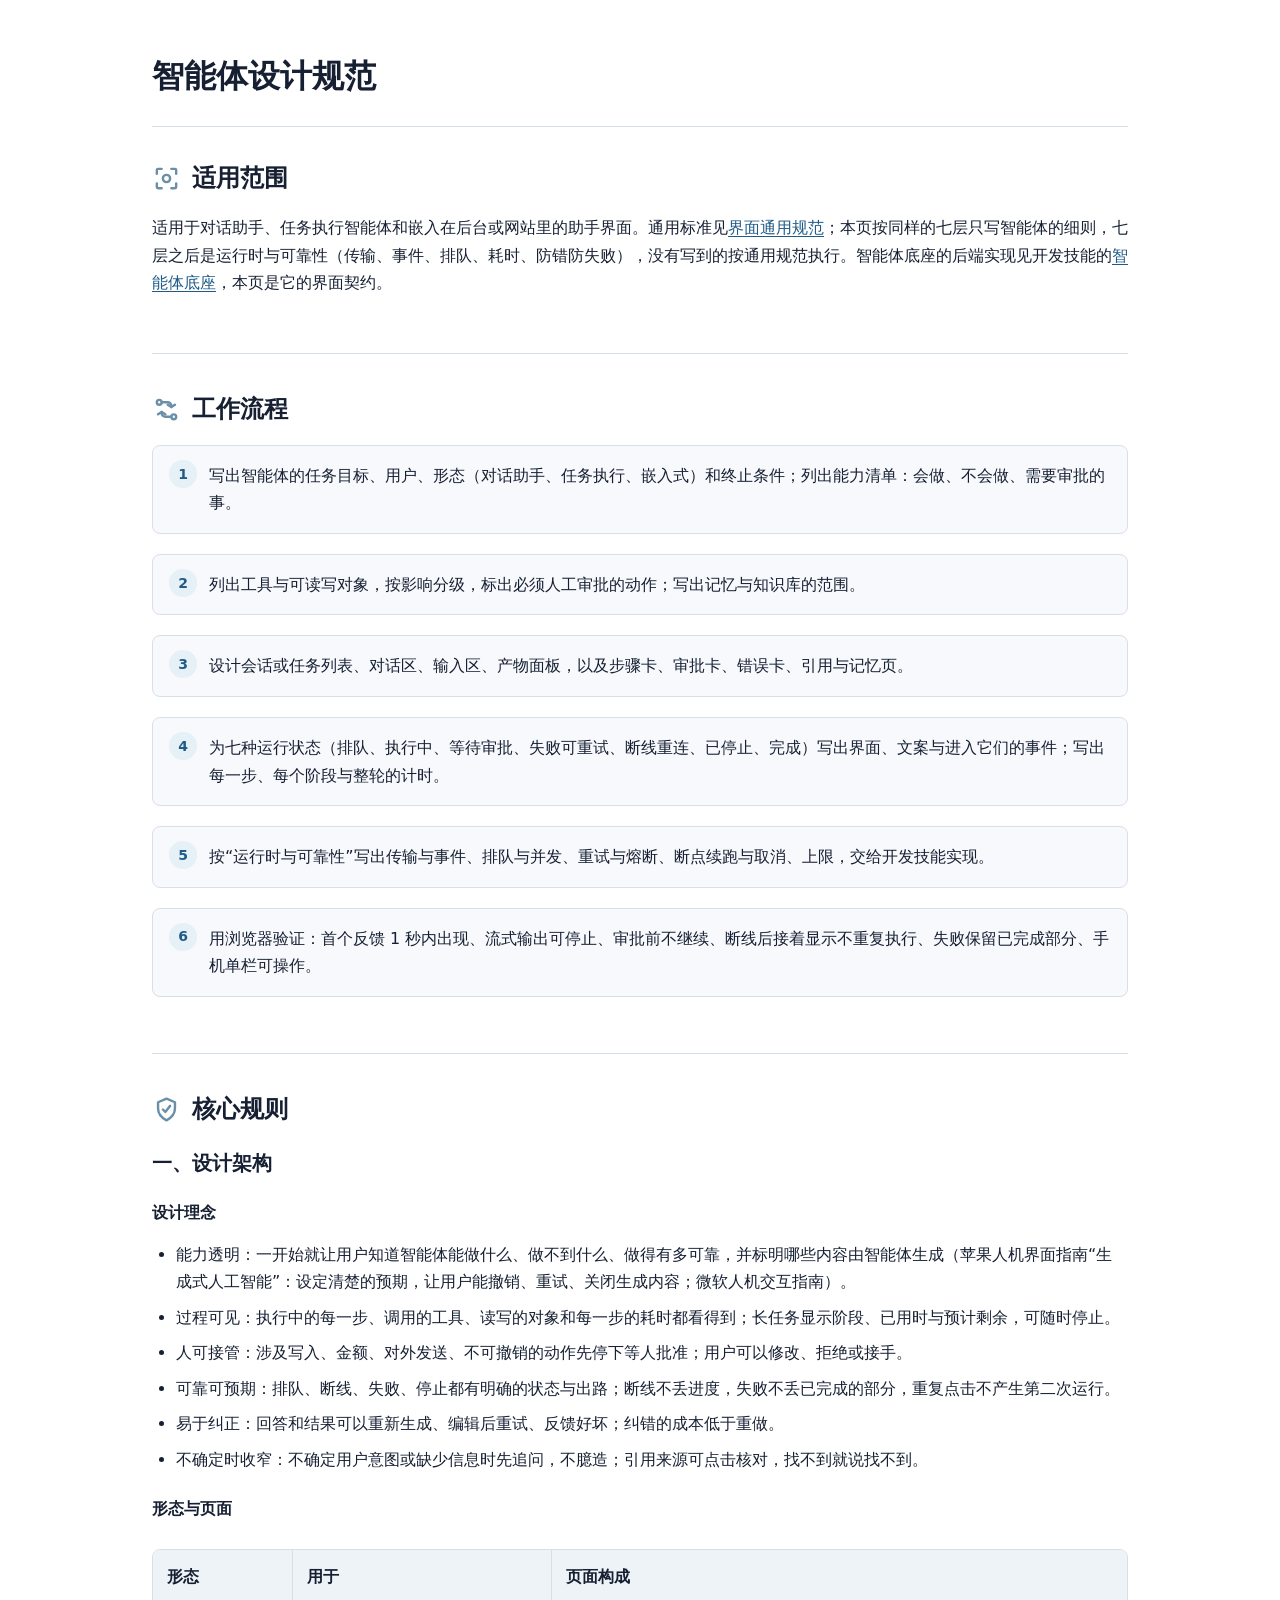
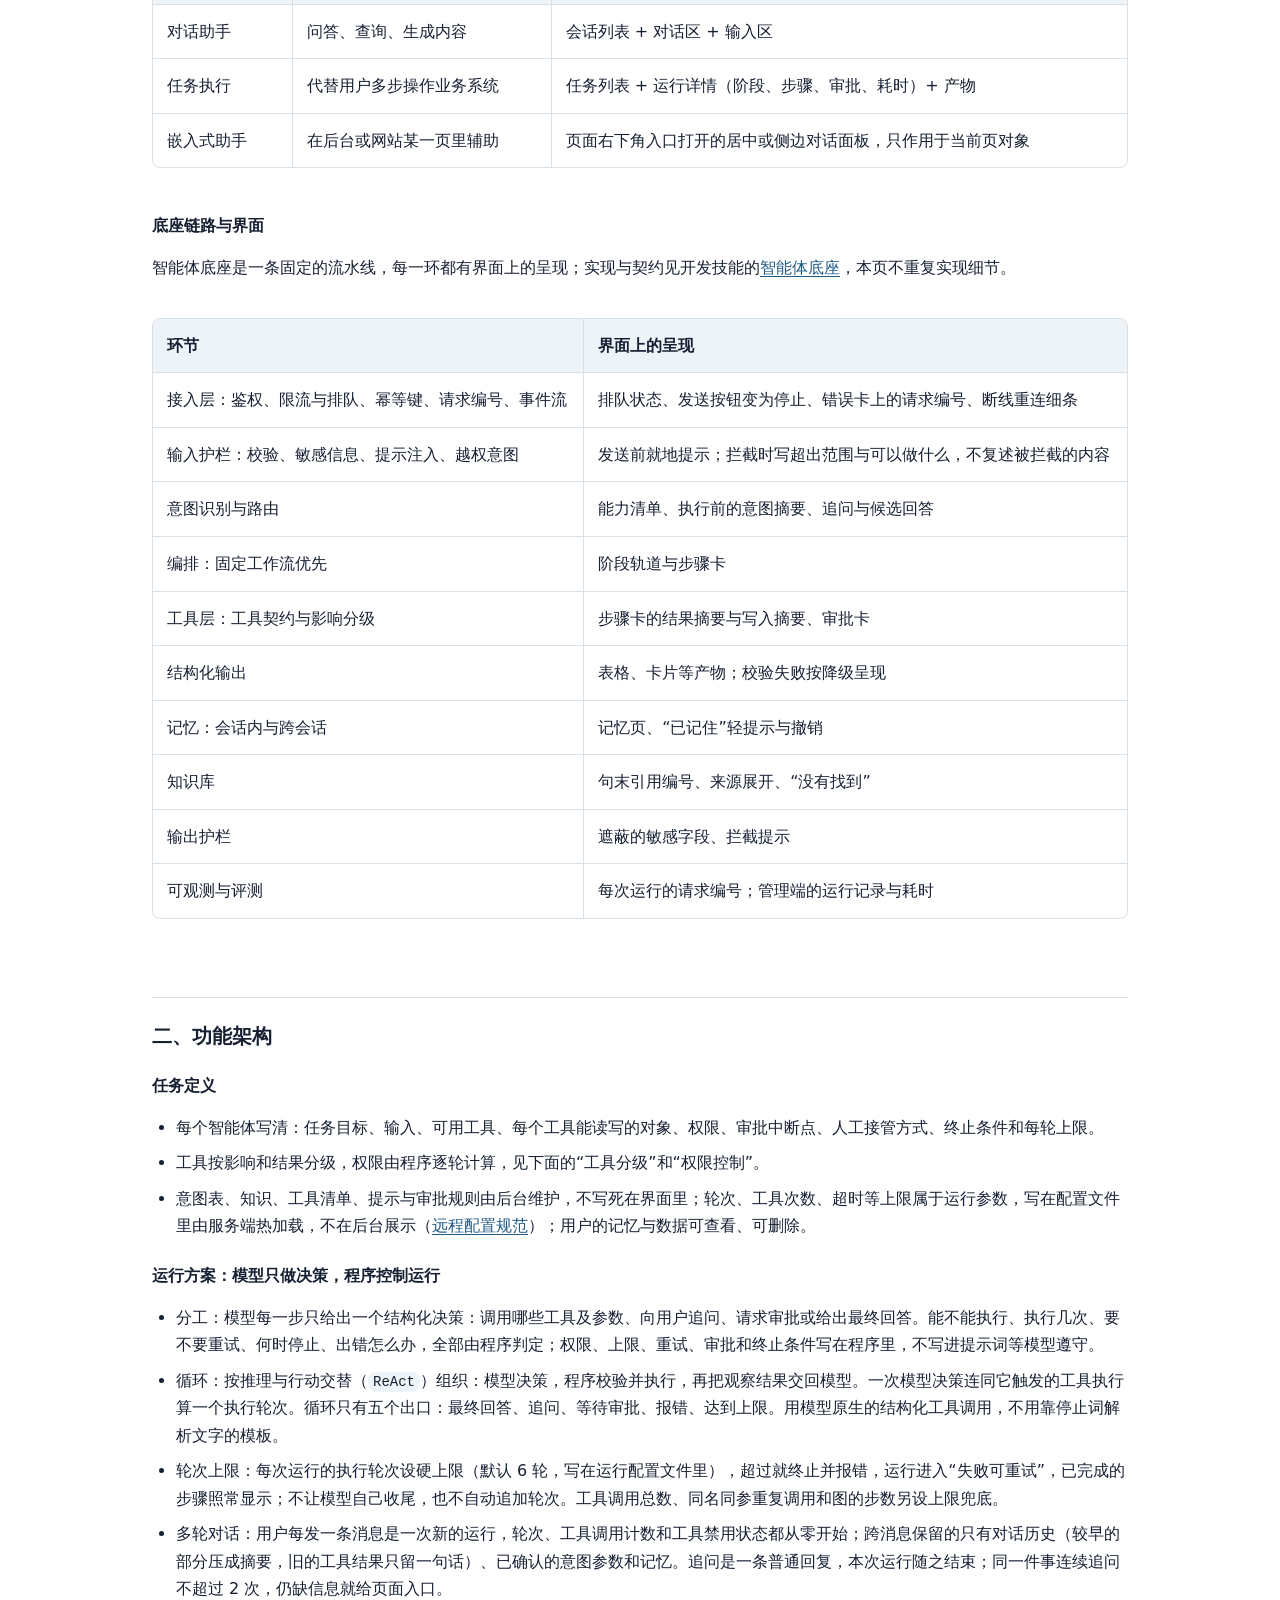
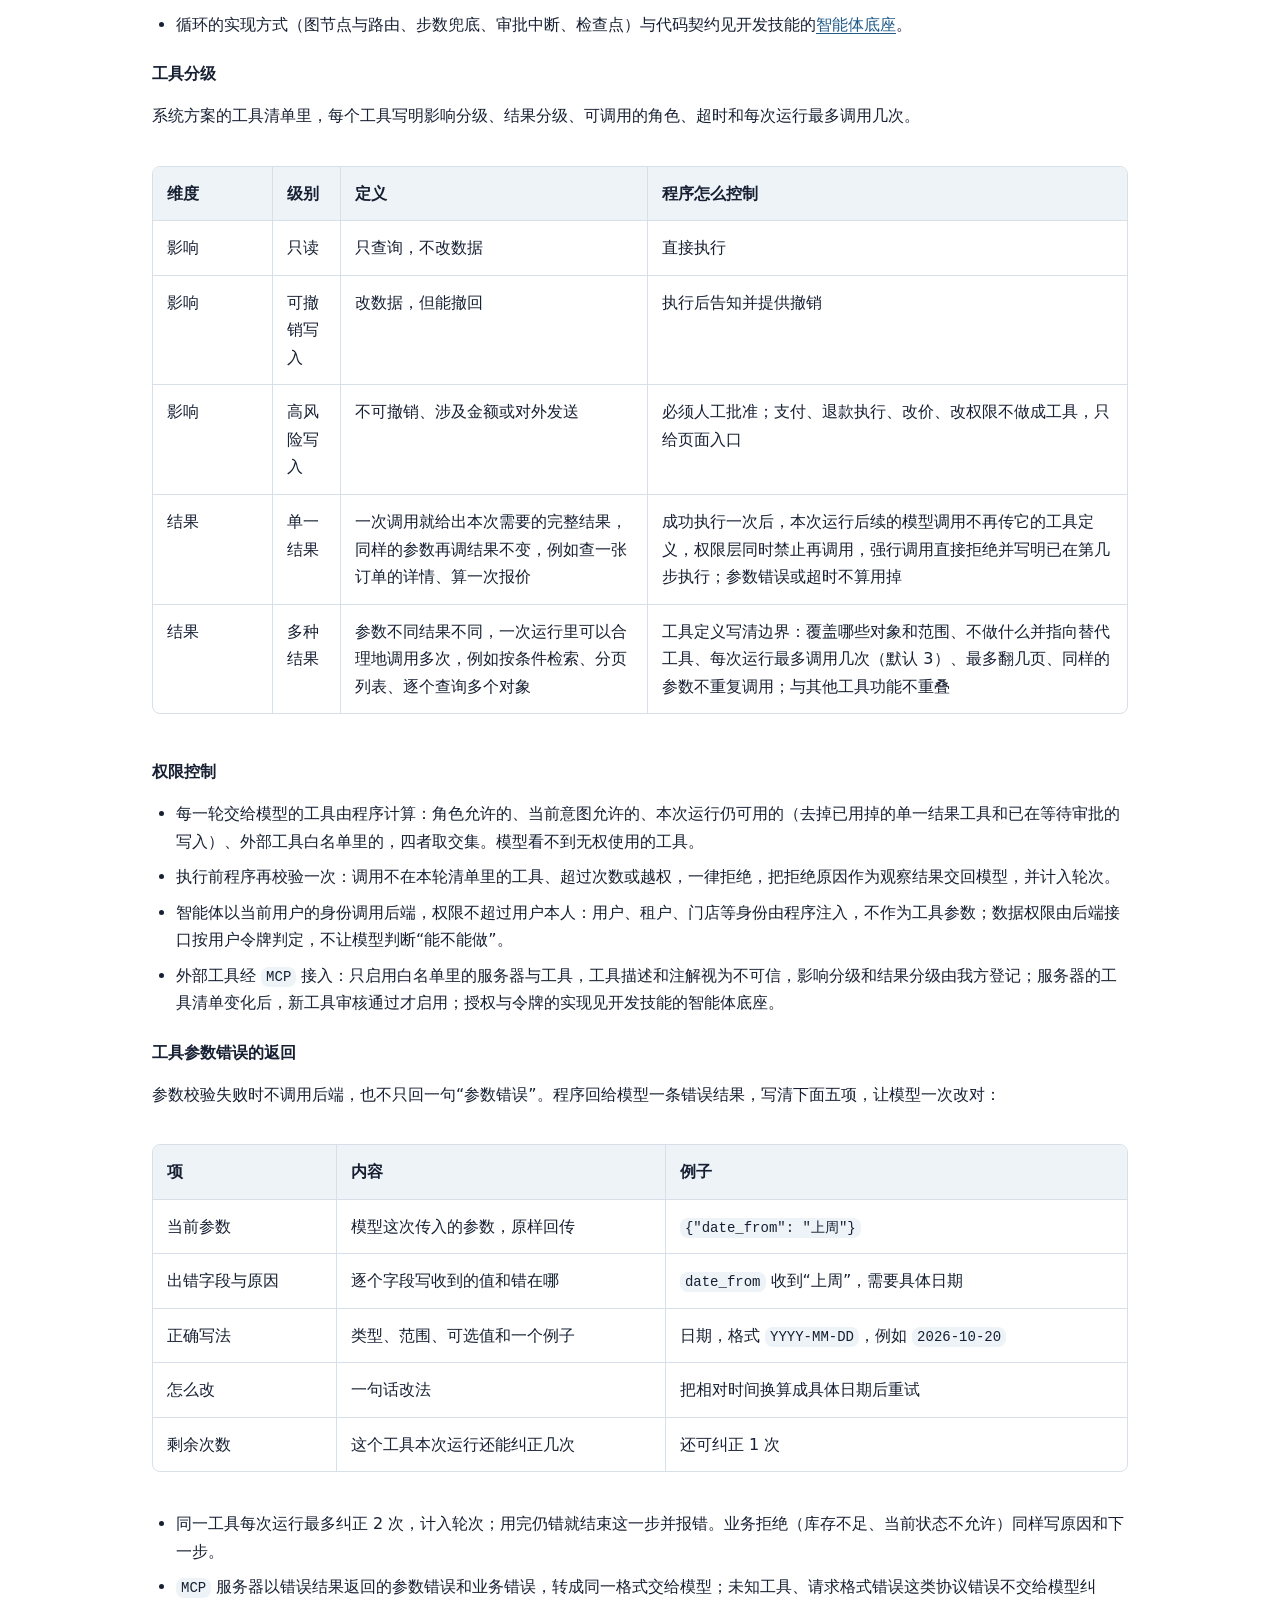
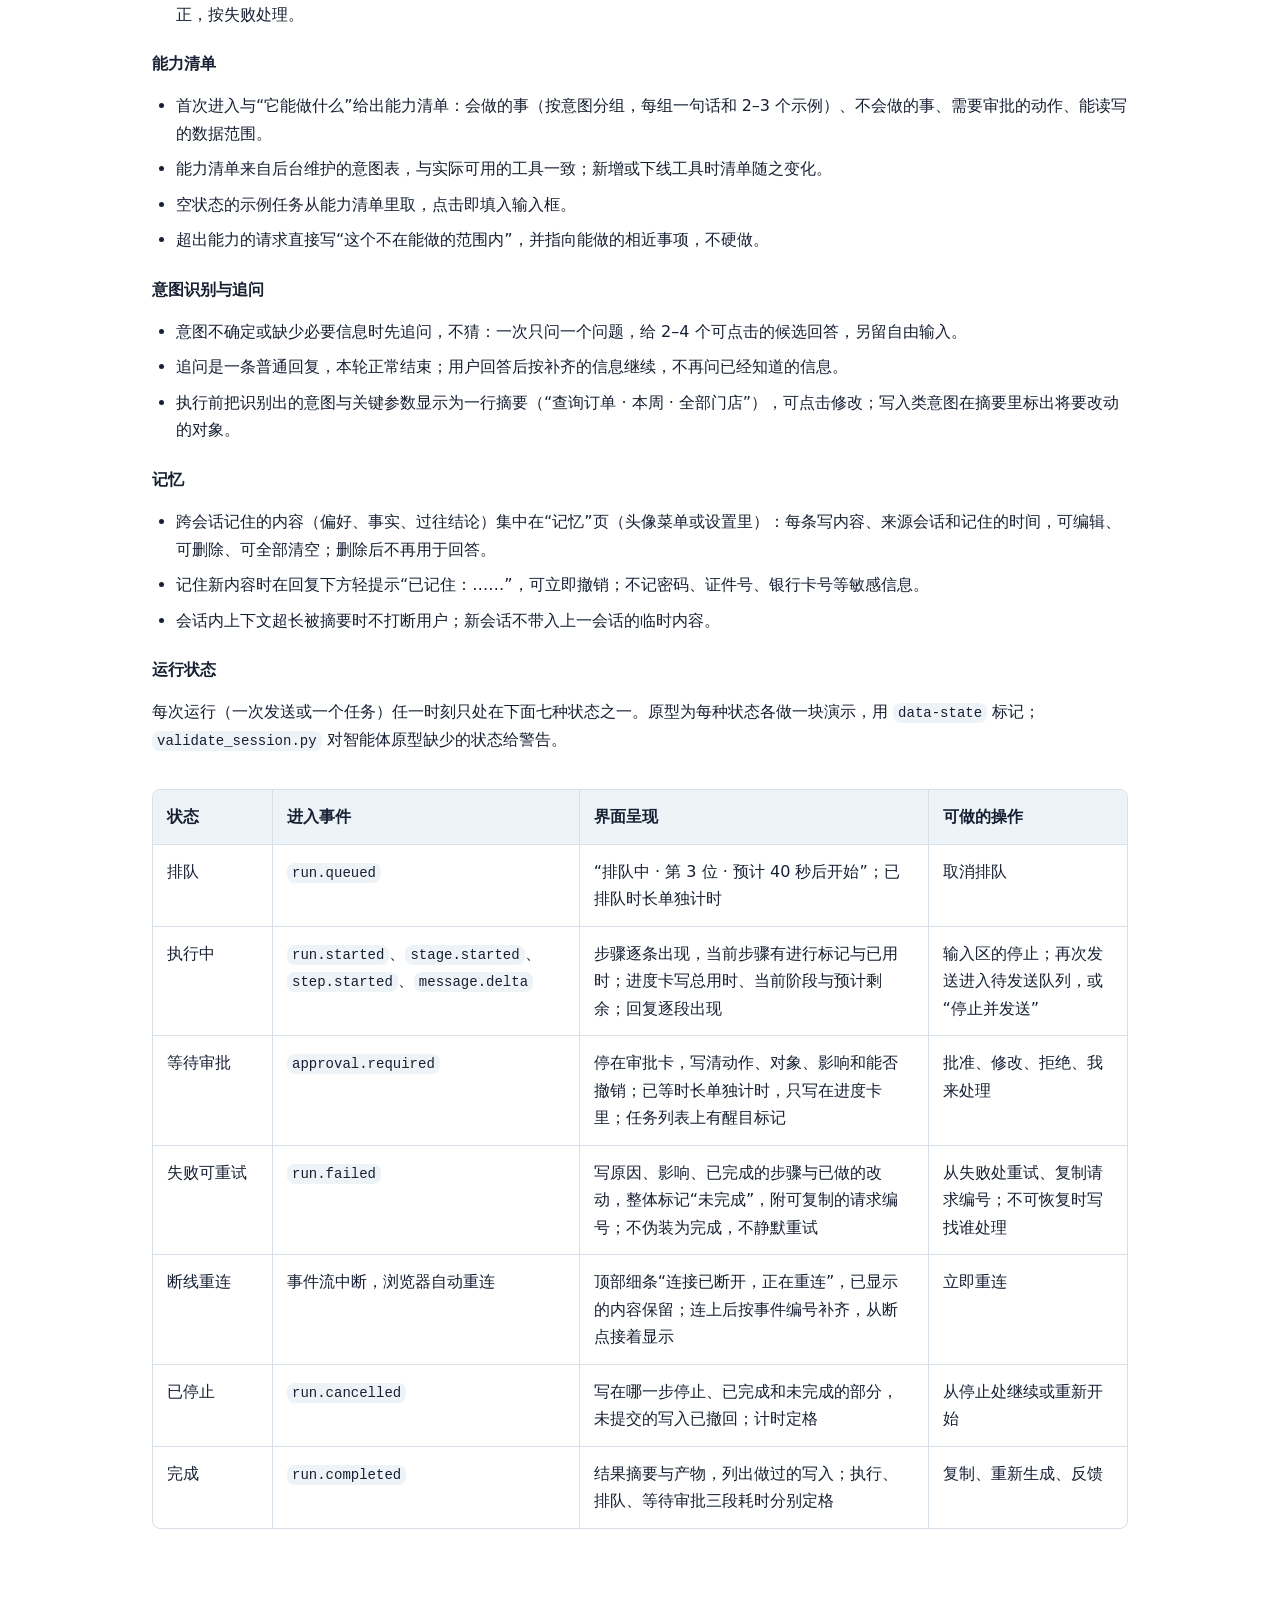
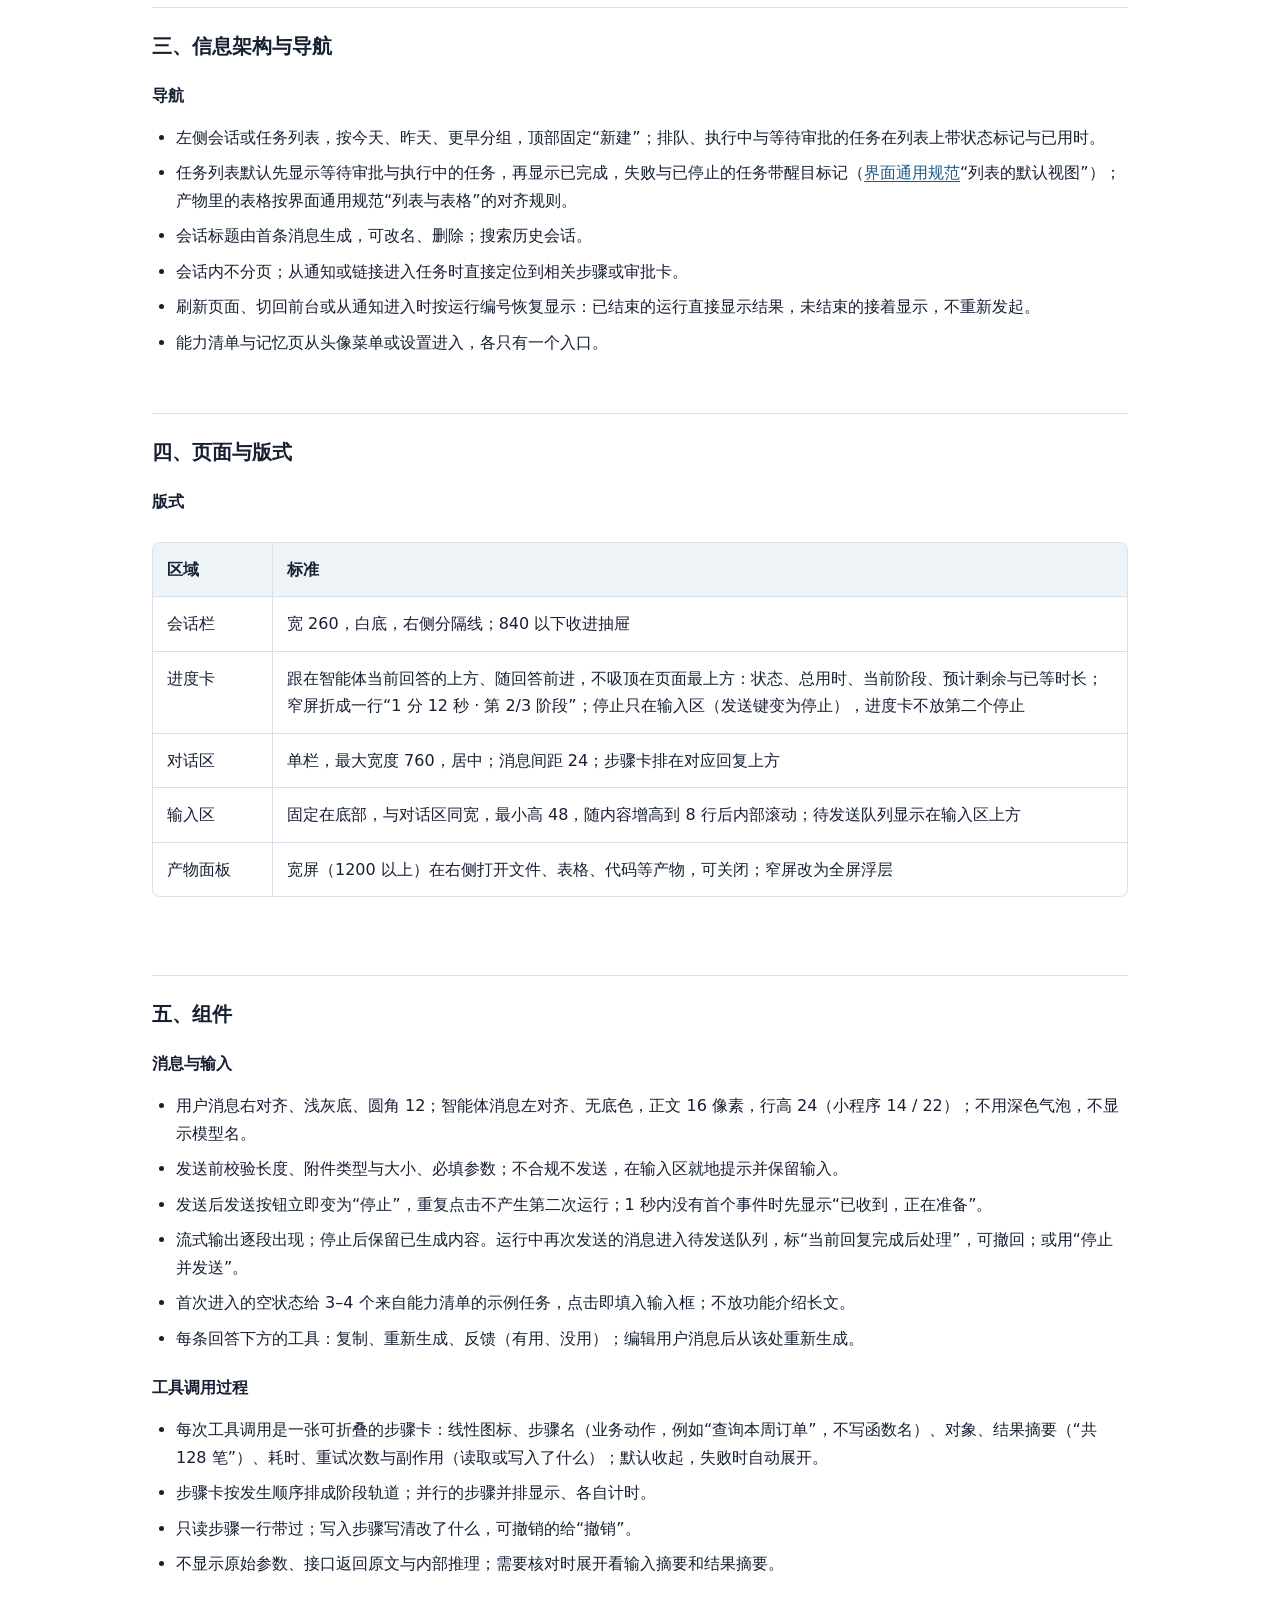
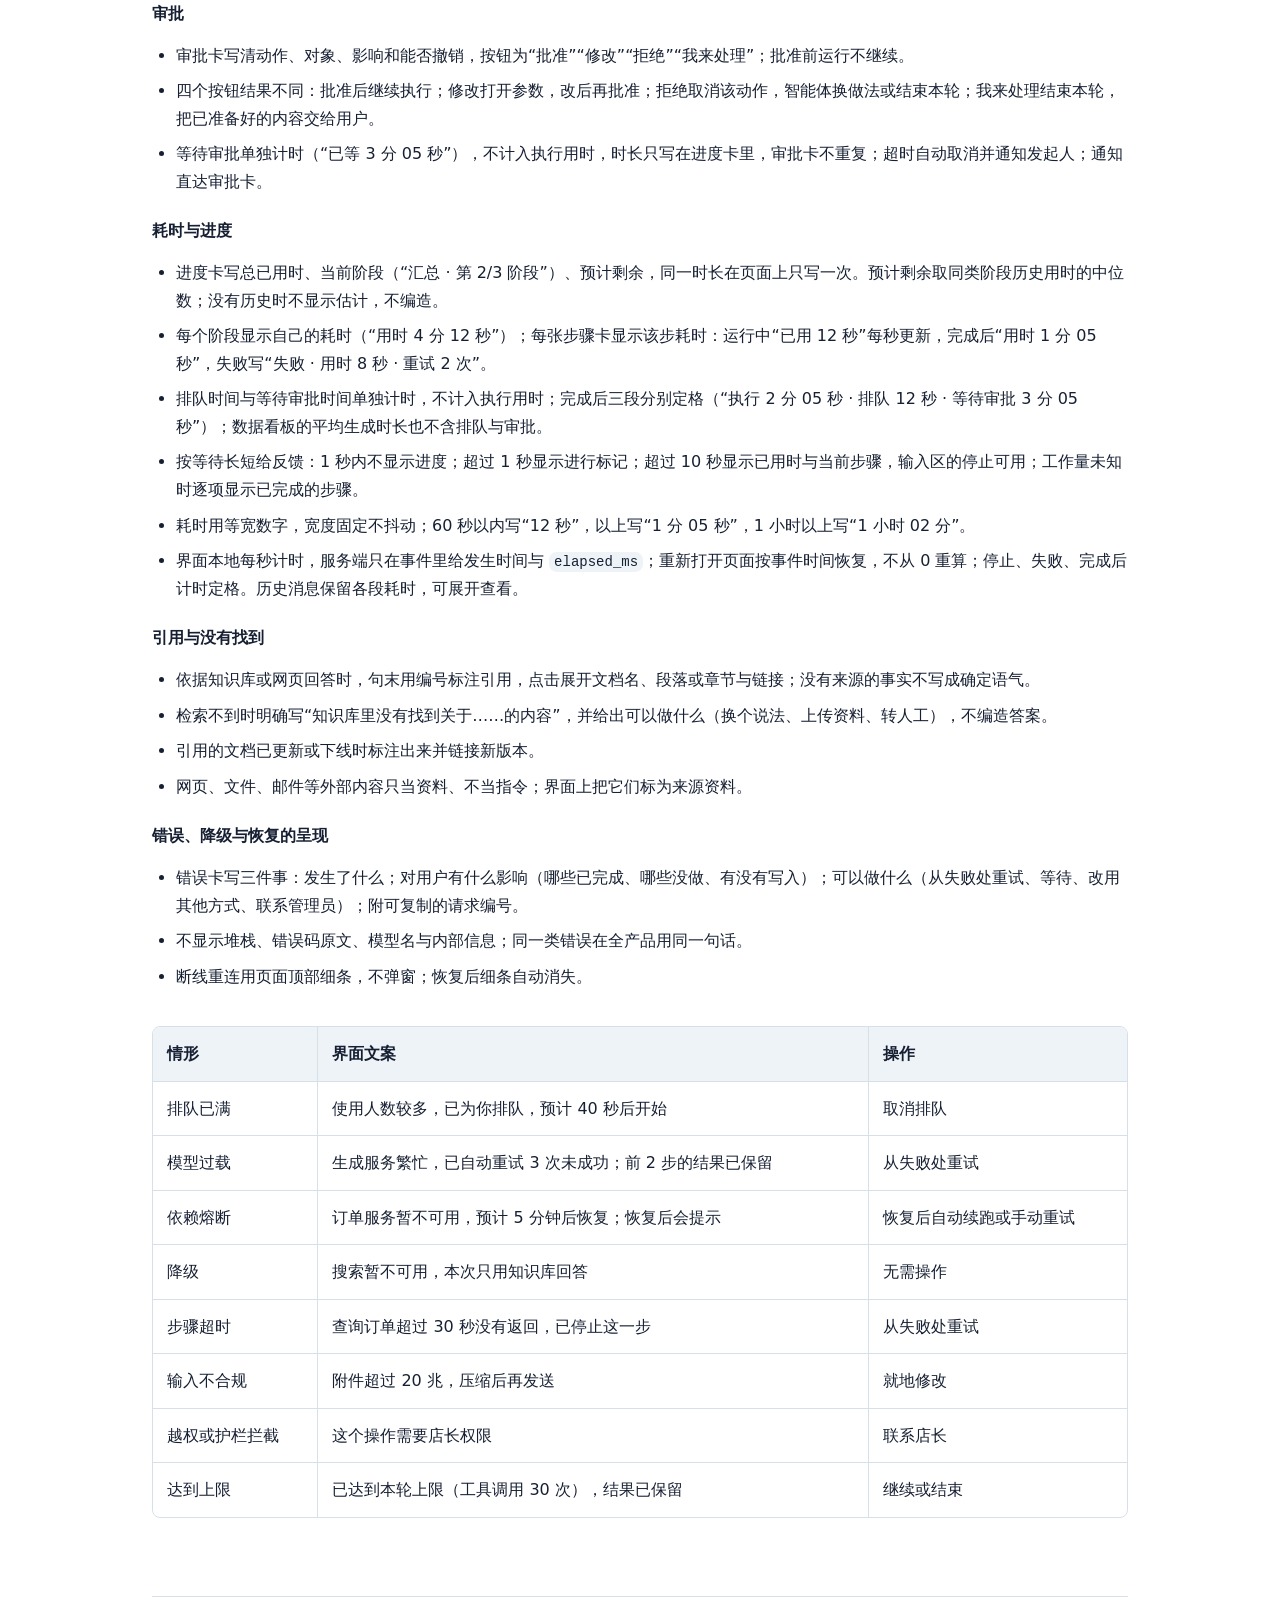
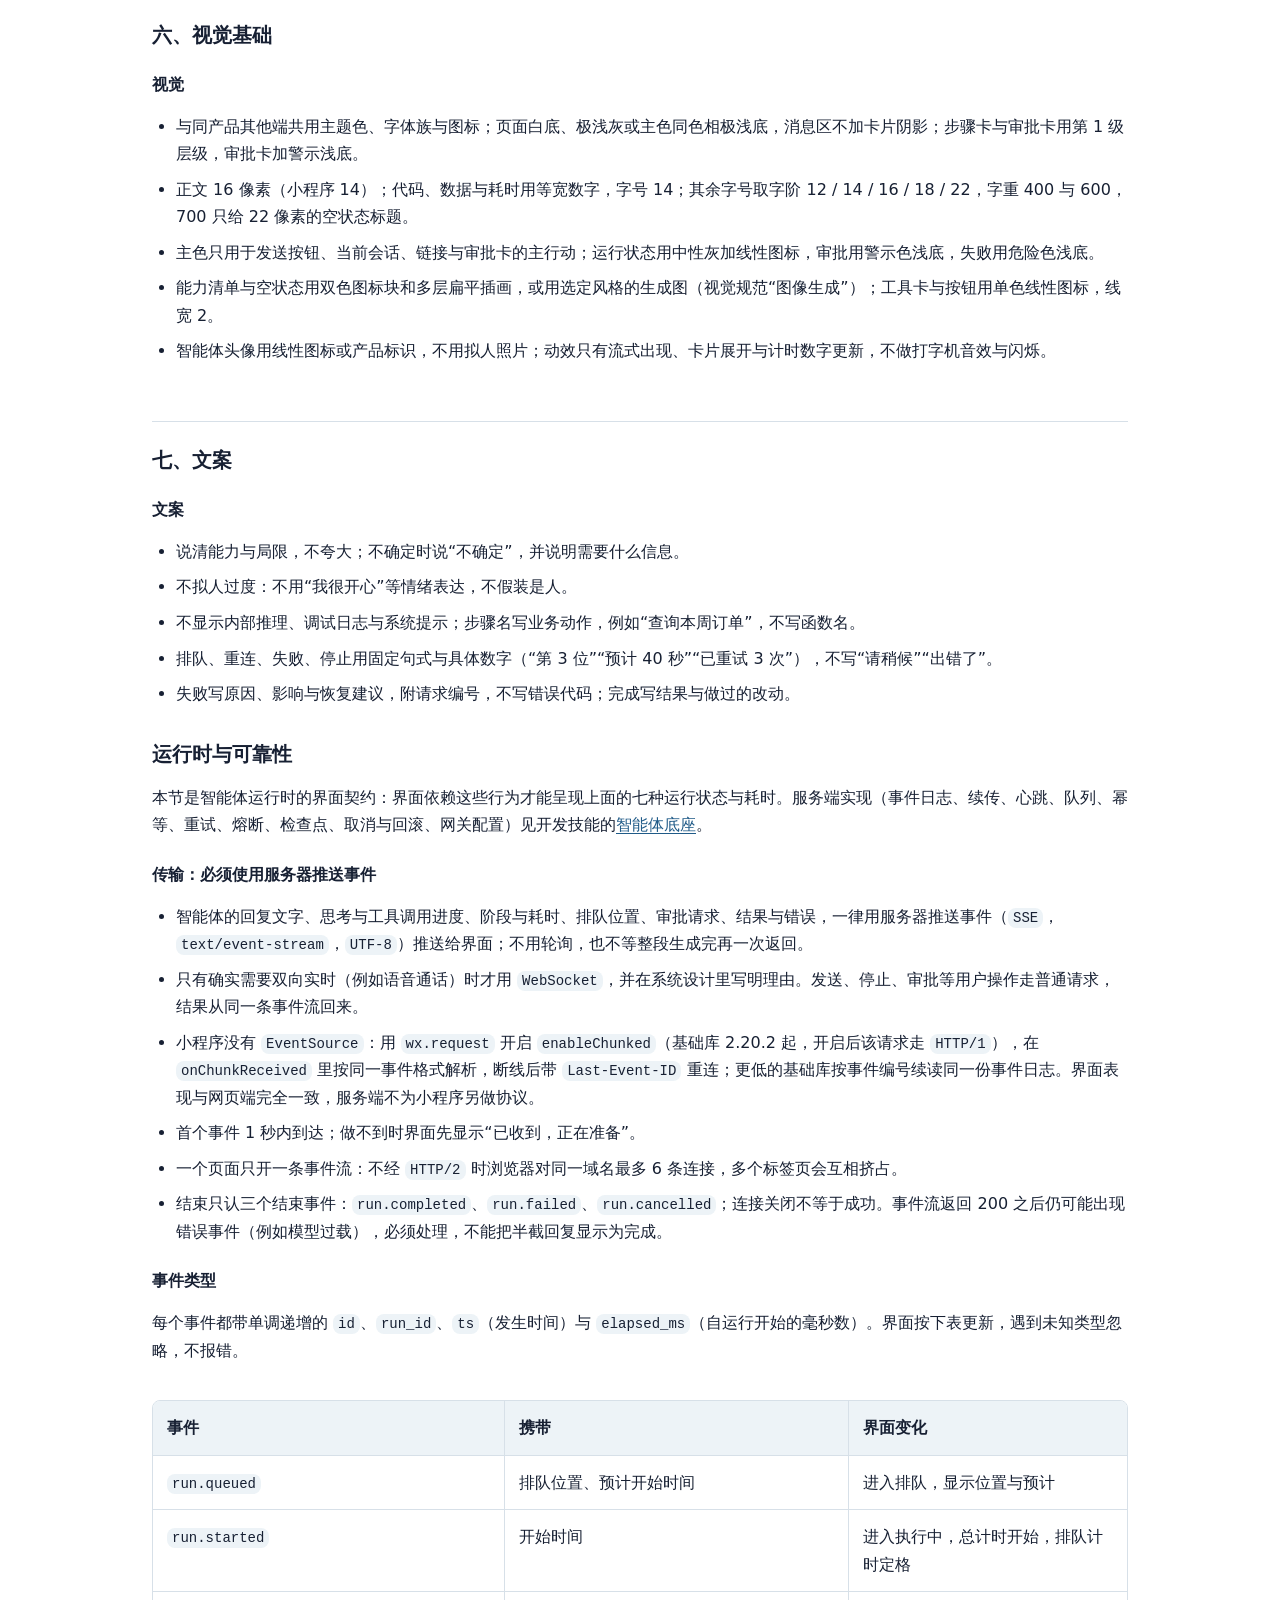
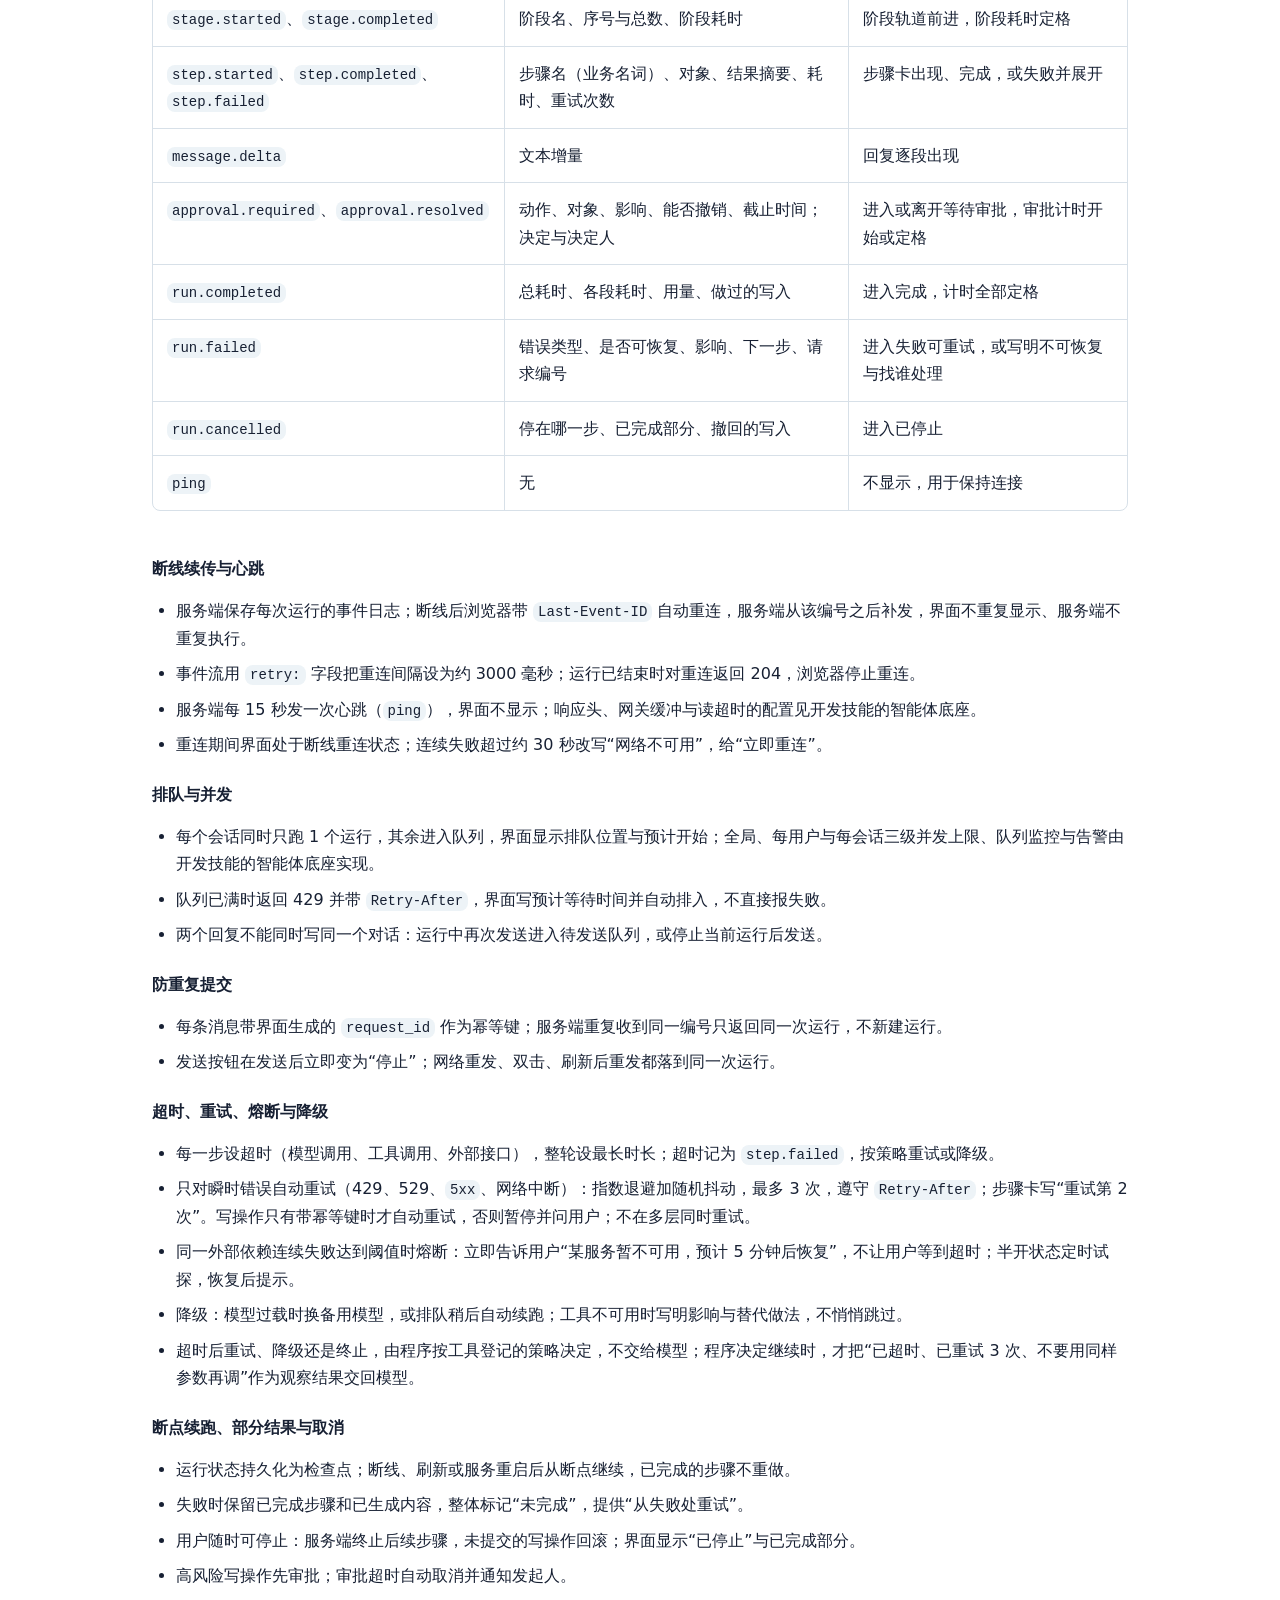
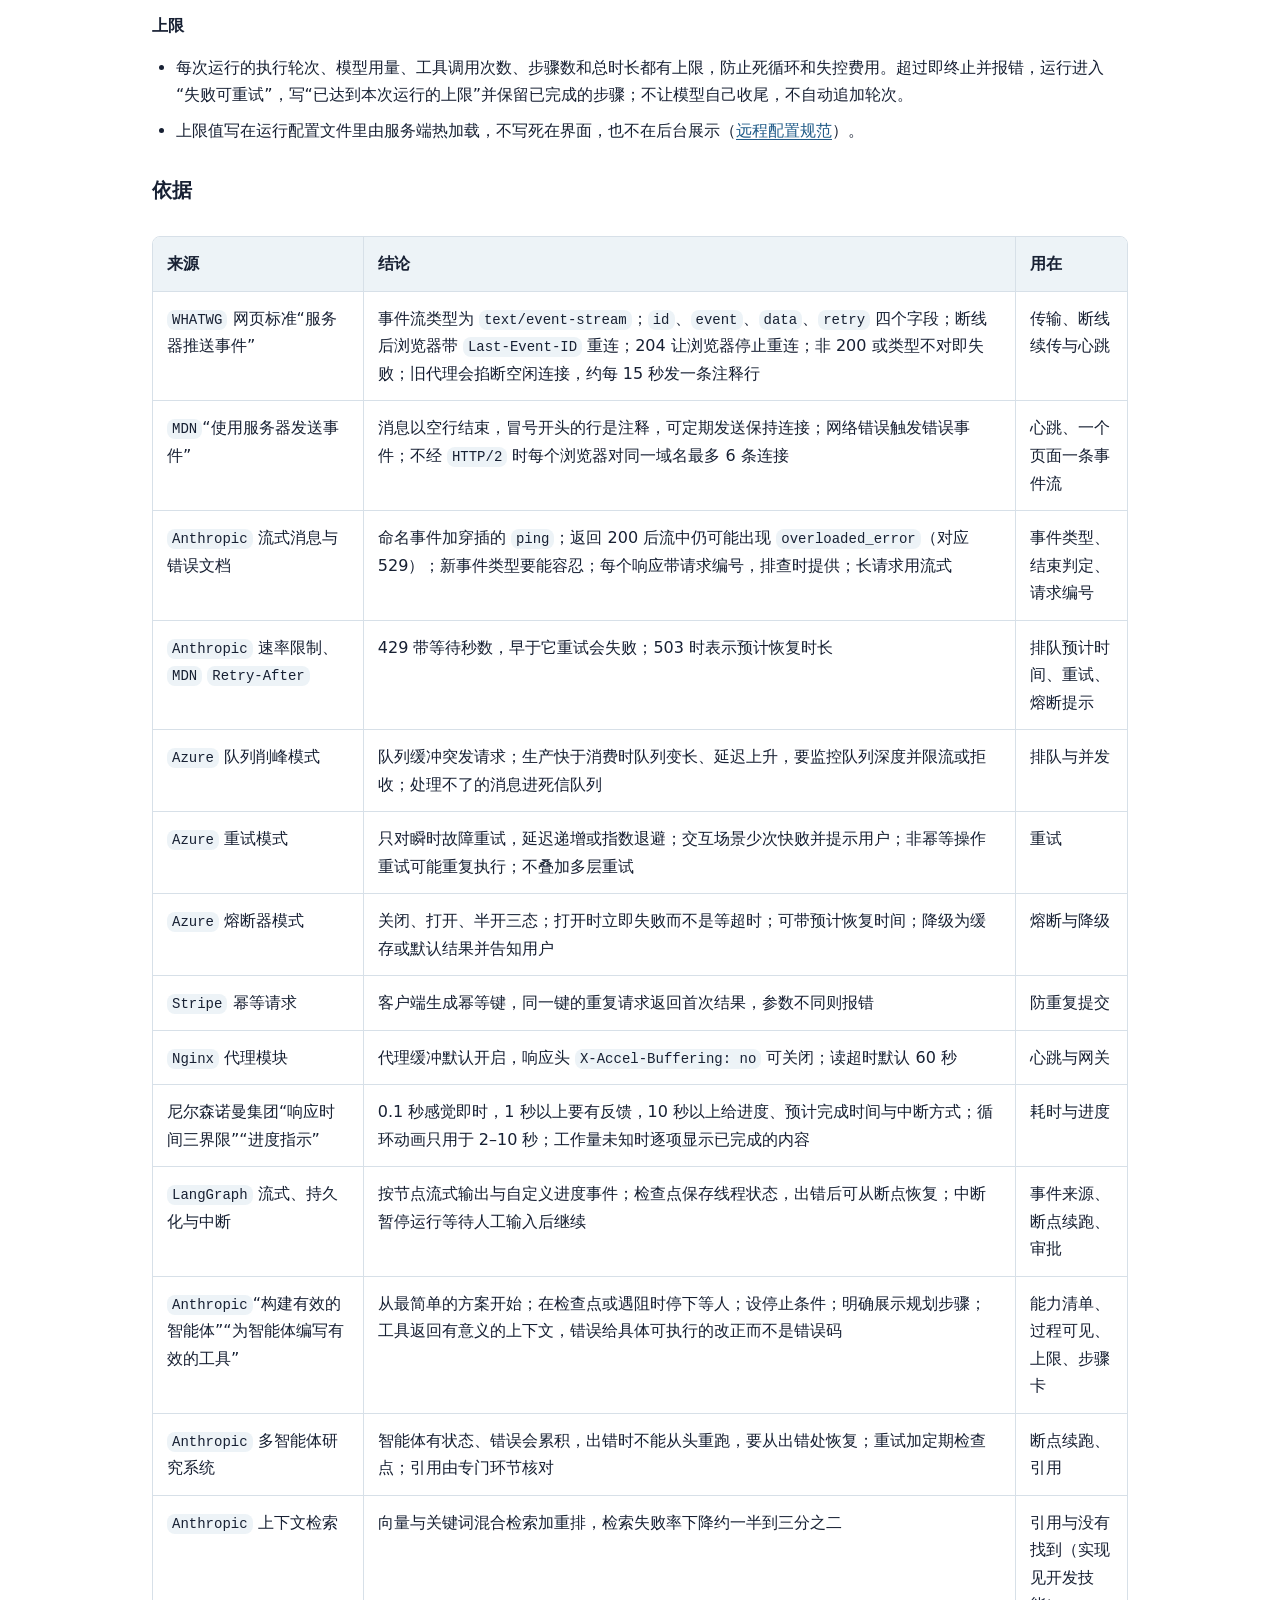
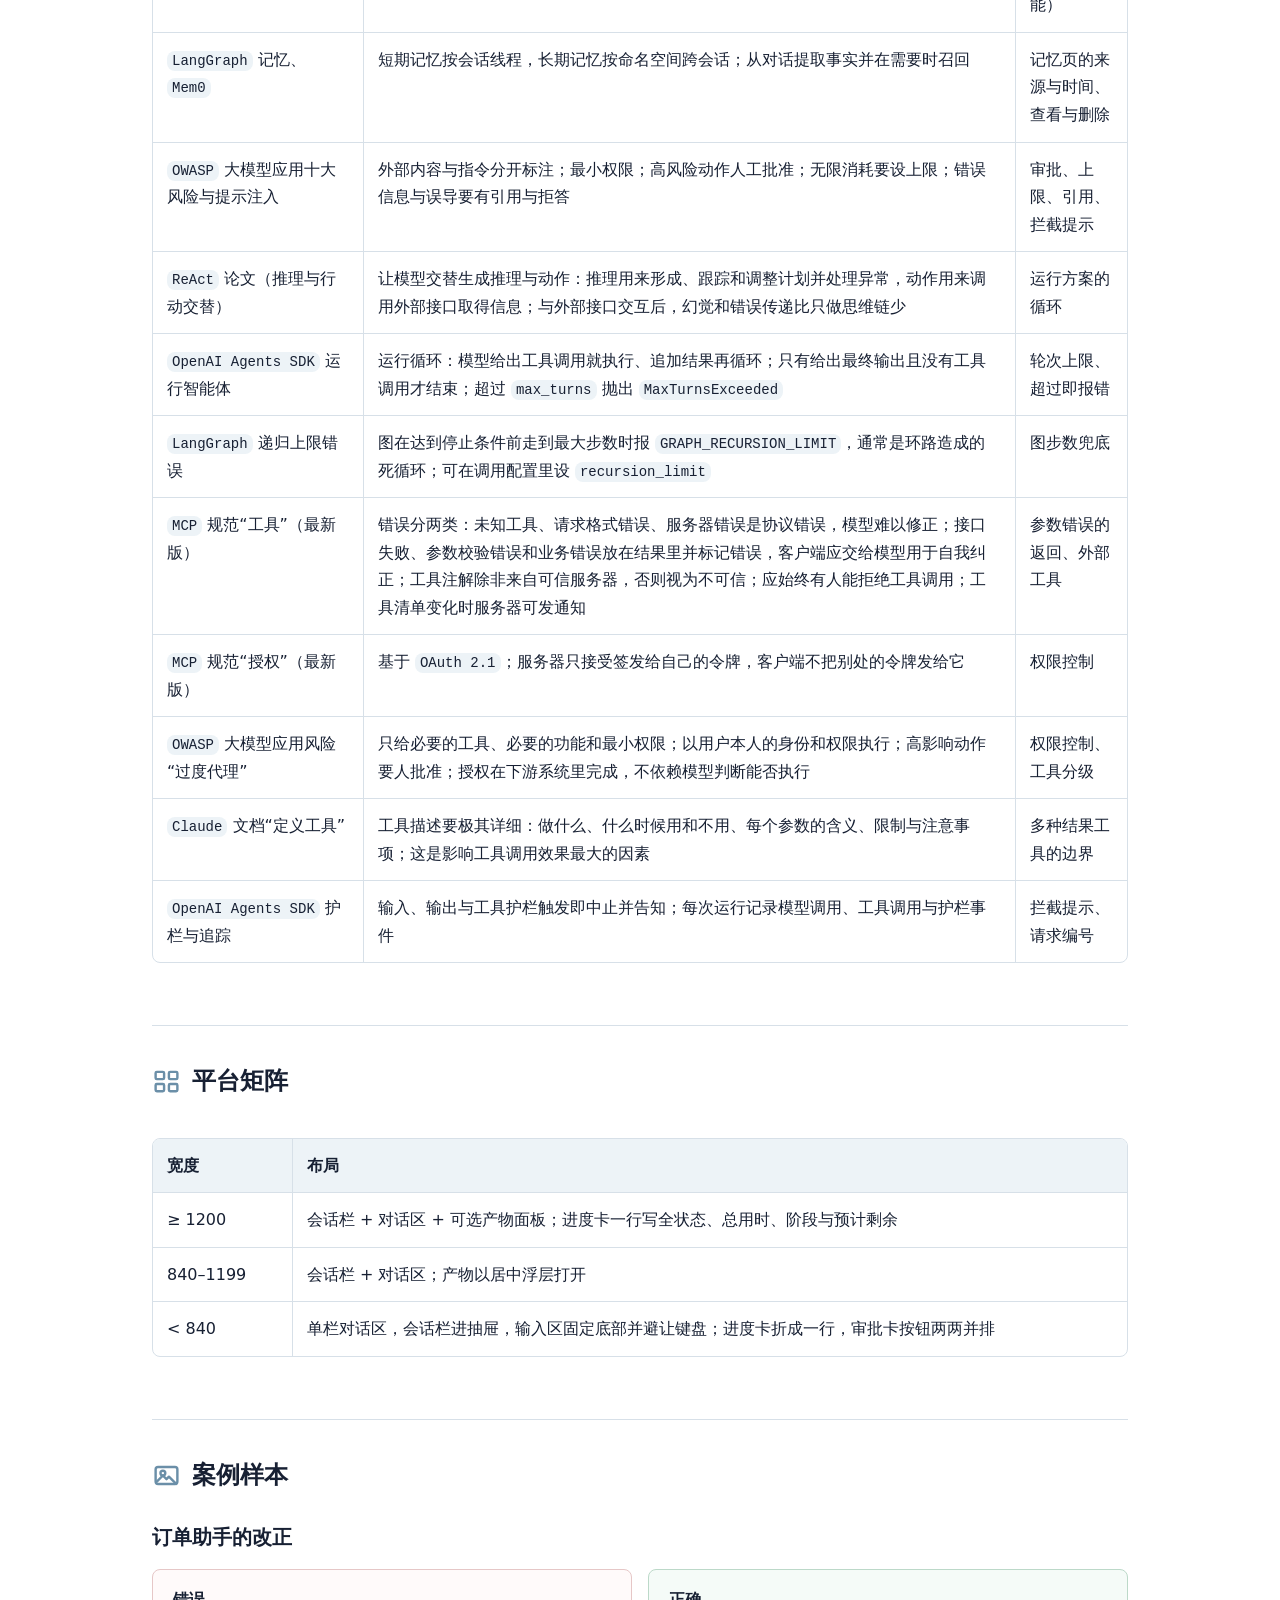
<file: references/agent-design.html>
<!doctype html>
<html lang="zh-CN">
<head>
  <meta charset="utf-8">
  <meta name="viewport" content="width=device-width, initial-scale=1">
  <title>智能体设计规范</title>
  <link rel="stylesheet" href="guidelines.css">
</head>
<body>
<main id="main" aria-label="智能体设计规范">
    <h1>智能体设计规范</h1>
<!-- SECTION:scope:START id=scope data-rule-id=agent-scope -->
<section id="scope" data-rule-id="agent-scope" aria-labelledby="scope-heading">
<h2 id="scope-heading" class="section-heading"><svg class="icon-linear section-icon" viewBox="0 0 24 24" fill="none" stroke="currentColor" stroke-width="1.8" stroke-linecap="round" stroke-linejoin="round" aria-hidden="true" focusable="false"><path d="M4 8V5a1 1 0 0 1 1-1h3M16 4h3a1 1 0 0 1 1 1v3M20 16v3a1 1 0 0 1-1 1h-3M8 20H5a1 1 0 0 1-1-1v-3"/><circle cx="12" cy="12" r="3"/></svg><span>适用范围</span></h2>
<p>适用于对话助手、任务执行智能体和嵌入在后台或网站里的助手界面。通用标准见<a href="ui-standards.html">界面通用规范</a>；本页按同样的七层只写智能体的细则，七层之后是运行时与可靠性（传输、事件、排队、耗时、防错防失败），没有写到的按通用规范执行。智能体底座的后端实现见开发技能的<a href="https://github.com/luzern0414/Luz-Dev/blob/master/references/agent-foundation.md">智能体底座</a>，本页是它的界面契约。</p>
</section>
<!-- SECTION:scope:END -->

<!-- SECTION:workflow:START id=workflow data-rule-id=agent-workflow -->
<section id="workflow" data-rule-id="agent-workflow" aria-labelledby="workflow-heading">
<h2 id="workflow-heading" class="section-heading"><svg class="icon-linear section-icon" viewBox="0 0 24 24" fill="none" stroke="currentColor" stroke-width="1.8" stroke-linecap="round" stroke-linejoin="round" aria-hidden="true" focusable="false"><circle cx="6" cy="6" r="2"/><circle cx="18" cy="18" r="2"/><path d="M8 6h5a3 3 0 0 1 3 3v1M16 18h-5a3 3 0 0 1-3-3v-1"/><path d="m13 8 3 2 3-2M11 16l-3-2-3 2"/></svg><span>工作流程</span></h2>
<ol class="steps">
<li>写出智能体的任务目标、用户、形态（对话助手、任务执行、嵌入式）和终止条件；列出能力清单：会做、不会做、需要审批的事。</li>
<li>列出工具与可读写对象，按影响分级，标出必须人工审批的动作；写出记忆与知识库的范围。</li>
<li>设计会话或任务列表、对话区、输入区、产物面板，以及步骤卡、审批卡、错误卡、引用与记忆页。</li>
<li>为七种运行状态（排队、执行中、等待审批、失败可重试、断线重连、已停止、完成）写出界面、文案与进入它们的事件；写出每一步、每个阶段与整轮的计时。</li>
<li>按“运行时与可靠性”写出传输与事件、排队与并发、重试与熔断、断点续跑与取消、上限，交给开发技能实现。</li>
<li>用浏览器验证：首个反馈 1 秒内出现、流式输出可停止、审批前不继续、断线后接着显示不重复执行、失败保留已完成部分、手机单栏可操作。</li>
</ol>
</section>
<!-- SECTION:workflow:END -->

<!-- SECTION:rules:START id=rules data-rule-id=agent-rules -->
<section id="rules" data-rule-id="agent-rules" aria-labelledby="rules-heading">
<h2 id="rules-heading" class="section-heading"><svg class="icon-linear section-icon" viewBox="0 0 24 24" fill="none" stroke="currentColor" stroke-width="1.8" stroke-linecap="round" stroke-linejoin="round" aria-hidden="true" focusable="false"><path d="M12 3 5 6v5c0 4.5 2.8 7.8 7 10 4.2-2.2 7-5.5 7-10V6l-7-3Z"/><path d="m9 12 2 2 4-5"/></svg><span>核心规则</span></h2>
<h3 class="layer">一、设计架构</h3>
<h4>设计理念</h4>
<ul>
<li>能力透明：一开始就让用户知道智能体能做什么、做不到什么、做得有多可靠，并标明哪些内容由智能体生成（苹果人机界面指南“生成式人工智能”：设定清楚的预期，让用户能撤销、重试、关闭生成内容；微软人机交互指南）。</li>
<li>过程可见：执行中的每一步、调用的工具、读写的对象和每一步的耗时都看得到；长任务显示阶段、已用时与预计剩余，可随时停止。</li>
<li>人可接管：涉及写入、金额、对外发送、不可撤销的动作先停下等人批准；用户可以修改、拒绝或接手。</li>
<li>可靠可预期：排队、断线、失败、停止都有明确的状态与出路；断线不丢进度，失败不丢已完成的部分，重复点击不产生第二次运行。</li>
<li>易于纠正：回答和结果可以重新生成、编辑后重试、反馈好坏；纠错的成本低于重做。</li>
<li>不确定时收窄：不确定用户意图或缺少信息时先追问，不臆造；引用来源可点击核对，找不到就说找不到。</li>
</ul>
<h4>形态与页面</h4>
<div class="table-wrap"><table><thead><tr><th>形态</th><th>用于</th><th>页面构成</th></tr></thead><tbody>
<tr><td>对话助手</td><td>问答、查询、生成内容</td><td>会话列表 + 对话区 + 输入区</td></tr>
<tr><td>任务执行</td><td>代替用户多步操作业务系统</td><td>任务列表 + 运行详情（阶段、步骤、审批、耗时）+ 产物</td></tr>
<tr><td>嵌入式助手</td><td>在后台或网站某一页里辅助</td><td>页面右下角入口打开的居中或侧边对话面板，只作用于当前页对象</td></tr>
</tbody></table></div>
<h4>底座链路与界面</h4>
<p>智能体底座是一条固定的流水线，每一环都有界面上的呈现；实现与契约见开发技能的<a href="https://github.com/luzern0414/Luz-Dev/blob/master/references/agent-foundation.md">智能体底座</a>，本页不重复实现细节。</p>
<div class="table-wrap"><table><thead><tr><th>环节</th><th>界面上的呈现</th></tr></thead><tbody>
<tr><td>接入层：鉴权、限流与排队、幂等键、请求编号、事件流</td><td>排队状态、发送按钮变为停止、错误卡上的请求编号、断线重连细条</td></tr>
<tr><td>输入护栏：校验、敏感信息、提示注入、越权意图</td><td>发送前就地提示；拦截时写超出范围与可以做什么，不复述被拦截的内容</td></tr>
<tr><td>意图识别与路由</td><td>能力清单、执行前的意图摘要、追问与候选回答</td></tr>
<tr><td>编排：固定工作流优先</td><td>阶段轨道与步骤卡</td></tr>
<tr><td>工具层：工具契约与影响分级</td><td>步骤卡的结果摘要与写入摘要、审批卡</td></tr>
<tr><td>结构化输出</td><td>表格、卡片等产物；校验失败按降级呈现</td></tr>
<tr><td>记忆：会话内与跨会话</td><td>记忆页、“已记住”轻提示与撤销</td></tr>
<tr><td>知识库</td><td>句末引用编号、来源展开、“没有找到”</td></tr>
<tr><td>输出护栏</td><td>遮蔽的敏感字段、拦截提示</td></tr>
<tr><td>可观测与评测</td><td>每次运行的请求编号；管理端的运行记录与耗时</td></tr>
</tbody></table></div>
<h3 class="layer">二、功能架构</h3>
<h4>任务定义</h4>
<ul>
<li>每个智能体写清：任务目标、输入、可用工具、每个工具能读写的对象、权限、审批中断点、人工接管方式、终止条件和每轮上限。</li>
<li>工具按影响和结果分级，权限由程序逐轮计算，见下面的“工具分级”和“权限控制”。</li>
<li>意图表、知识、工具清单、提示与审批规则由后台维护，不写死在界面里；轮次、工具次数、超时等上限属于运行参数，写在配置文件里由服务端热加载，不在后台展示（<a href="config-design.html">远程配置规范</a>）；用户的记忆与数据可查看、可删除。</li>
</ul>
<h4>运行方案：模型只做决策，程序控制运行</h4>
<ul>
<li>分工：模型每一步只给出一个结构化决策：调用哪些工具及参数、向用户追问、请求审批或给出最终回答。能不能执行、执行几次、要不要重试、何时停止、出错怎么办，全部由程序判定；权限、上限、重试、审批和终止条件写在程序里，不写进提示词等模型遵守。</li>
<li>循环：按推理与行动交替（<code>ReAct</code>）组织：模型决策，程序校验并执行，再把观察结果交回模型。一次模型决策连同它触发的工具执行算一个执行轮次。循环只有五个出口：最终回答、追问、等待审批、报错、达到上限。用模型原生的结构化工具调用，不用靠停止词解析文字的模板。</li>
<li>轮次上限：每次运行的执行轮次设硬上限（默认 6 轮，写在运行配置文件里），超过就终止并报错，运行进入“失败可重试”，已完成的步骤照常显示；不让模型自己收尾，也不自动追加轮次。工具调用总数、同名同参重复调用和图的步数另设上限兜底。</li>
<li>多轮对话：用户每发一条消息是一次新的运行，轮次、工具调用计数和工具禁用状态都从零开始；跨消息保留的只有对话历史（较早的部分压成摘要，旧的工具结果只留一句话）、已确认的意图参数和记忆。追问是一条普通回复，本次运行随之结束；同一件事连续追问不超过 2 次，仍缺信息就给页面入口。</li>
<li>循环的实现方式（图节点与路由、步数兜底、审批中断、检查点）与代码契约见开发技能的<a href="https://github.com/luzern0414/Luz-Dev/blob/master/references/agent-foundation.md">智能体底座</a>。</li>
</ul>
<h4>工具分级</h4>
<p>系统方案的工具清单里，每个工具写明影响分级、结果分级、可调用的角色、超时和每次运行最多调用几次。</p>
<div class="table-wrap"><table><thead><tr><th>维度</th><th>级别</th><th>定义</th><th>程序怎么控制</th></tr></thead><tbody>
<tr><td>影响</td><td>只读</td><td>只查询，不改数据</td><td>直接执行</td></tr>
<tr><td>影响</td><td>可撤销写入</td><td>改数据，但能撤回</td><td>执行后告知并提供撤销</td></tr>
<tr><td>影响</td><td>高风险写入</td><td>不可撤销、涉及金额或对外发送</td><td>必须人工批准；支付、退款执行、改价、改权限不做成工具，只给页面入口</td></tr>
<tr><td>结果</td><td>单一结果</td><td>一次调用就给出本次需要的完整结果，同样的参数再调结果不变，例如查一张订单的详情、算一次报价</td><td>成功执行一次后，本次运行后续的模型调用不再传它的工具定义，权限层同时禁止再调用，强行调用直接拒绝并写明已在第几步执行；参数错误或超时不算用掉</td></tr>
<tr><td>结果</td><td>多种结果</td><td>参数不同结果不同，一次运行里可以合理地调用多次，例如按条件检索、分页列表、逐个查询多个对象</td><td>工具定义写清边界：覆盖哪些对象和范围、不做什么并指向替代工具、每次运行最多调用几次（默认 3）、最多翻几页、同样的参数不重复调用；与其他工具功能不重叠</td></tr>
</tbody></table></div>
<h4>权限控制</h4>
<ul>
<li>每一轮交给模型的工具由程序计算：角色允许的、当前意图允许的、本次运行仍可用的（去掉已用掉的单一结果工具和已在等待审批的写入）、外部工具白名单里的，四者取交集。模型看不到无权使用的工具。</li>
<li>执行前程序再校验一次：调用不在本轮清单里的工具、超过次数或越权，一律拒绝，把拒绝原因作为观察结果交回模型，并计入轮次。</li>
<li>智能体以当前用户的身份调用后端，权限不超过用户本人：用户、租户、门店等身份由程序注入，不作为工具参数；数据权限由后端接口按用户令牌判定，不让模型判断“能不能做”。</li>
<li>外部工具经 <code>MCP</code> 接入：只启用白名单里的服务器与工具，工具描述和注解视为不可信，影响分级和结果分级由我方登记；服务器的工具清单变化后，新工具审核通过才启用；授权与令牌的实现见开发技能的智能体底座。</li>
</ul>
<h4>工具参数错误的返回</h4>
<p>参数校验失败时不调用后端，也不只回一句“参数错误”。程序回给模型一条错误结果，写清下面五项，让模型一次改对：</p>
<div class="table-wrap"><table><thead><tr><th>项</th><th>内容</th><th>例子</th></tr></thead><tbody>
<tr><td>当前参数</td><td>模型这次传入的参数，原样回传</td><td><code>{"date_from": "上周"}</code></td></tr>
<tr><td>出错字段与原因</td><td>逐个字段写收到的值和错在哪</td><td><code>date_from</code> 收到“上周”，需要具体日期</td></tr>
<tr><td>正确写法</td><td>类型、范围、可选值和一个例子</td><td>日期，格式 <code>YYYY-MM-DD</code>，例如 <code>2026-10-20</code></td></tr>
<tr><td>怎么改</td><td>一句话改法</td><td>把相对时间换算成具体日期后重试</td></tr>
<tr><td>剩余次数</td><td>这个工具本次运行还能纠正几次</td><td>还可纠正 1 次</td></tr>
</tbody></table></div>
<ul>
<li>同一工具每次运行最多纠正 2 次，计入轮次；用完仍错就结束这一步并报错。业务拒绝（库存不足、当前状态不允许）同样写原因和下一步。</li>
<li><code>MCP</code> 服务器以错误结果返回的参数错误和业务错误，转成同一格式交给模型；未知工具、请求格式错误这类协议错误不交给模型纠正，按失败处理。</li>
</ul>
<h4>能力清单</h4>
<ul>
<li>首次进入与“它能做什么”给出能力清单：会做的事（按意图分组，每组一句话和 2–3 个示例）、不会做的事、需要审批的动作、能读写的数据范围。</li>
<li>能力清单来自后台维护的意图表，与实际可用的工具一致；新增或下线工具时清单随之变化。</li>
<li>空状态的示例任务从能力清单里取，点击即填入输入框。</li>
<li>超出能力的请求直接写“这个不在能做的范围内”，并指向能做的相近事项，不硬做。</li>
</ul>
<h4>意图识别与追问</h4>
<ul>
<li>意图不确定或缺少必要信息时先追问，不猜：一次只问一个问题，给 2–4 个可点击的候选回答，另留自由输入。</li>
<li>追问是一条普通回复，本轮正常结束；用户回答后按补齐的信息继续，不再问已经知道的信息。</li>
<li>执行前把识别出的意图与关键参数显示为一行摘要（“查询订单 · 本周 · 全部门店”），可点击修改；写入类意图在摘要里标出将要改动的对象。</li>
</ul>
<h4>记忆</h4>
<ul>
<li>跨会话记住的内容（偏好、事实、过往结论）集中在“记忆”页（头像菜单或设置里）：每条写内容、来源会话和记住的时间，可编辑、可删除、可全部清空；删除后不再用于回答。</li>
<li>记住新内容时在回复下方轻提示“已记住：……”，可立即撤销；不记密码、证件号、银行卡号等敏感信息。</li>
<li>会话内上下文超长被摘要时不打断用户；新会话不带入上一会话的临时内容。</li>
</ul>
<h4>运行状态</h4>
<p>每次运行（一次发送或一个任务）任一时刻只处在下面七种状态之一。原型为每种状态各做一块演示，用 <code>data-state</code> 标记；<code>validate_session.py</code> 对智能体原型缺少的状态给警告。</p>
<div class="table-wrap"><table><thead><tr><th>状态</th><th>进入事件</th><th>界面呈现</th><th>可做的操作</th></tr></thead><tbody>
<tr><td>排队</td><td><code>run.queued</code></td><td>“排队中 · 第 3 位 · 预计 40 秒后开始”；已排队时长单独计时</td><td>取消排队</td></tr>
<tr><td>执行中</td><td><code>run.started</code>、<code>stage.started</code>、<code>step.started</code>、<code>message.delta</code></td><td>步骤逐条出现，当前步骤有进行标记与已用时；进度卡写总用时、当前阶段与预计剩余；回复逐段出现</td><td>输入区的停止；再次发送进入待发送队列，或“停止并发送”</td></tr>
<tr><td>等待审批</td><td><code>approval.required</code></td><td>停在审批卡，写清动作、对象、影响和能否撤销；已等时长单独计时，只写在进度卡里；任务列表上有醒目标记</td><td>批准、修改、拒绝、我来处理</td></tr>
<tr><td>失败可重试</td><td><code>run.failed</code></td><td>写原因、影响、已完成的步骤与已做的改动，整体标记“未完成”，附可复制的请求编号；不伪装为完成，不静默重试</td><td>从失败处重试、复制请求编号；不可恢复时写找谁处理</td></tr>
<tr><td>断线重连</td><td>事件流中断，浏览器自动重连</td><td>顶部细条“连接已断开，正在重连”，已显示的内容保留；连上后按事件编号补齐，从断点接着显示</td><td>立即重连</td></tr>
<tr><td>已停止</td><td><code>run.cancelled</code></td><td>写在哪一步停止、已完成和未完成的部分，未提交的写入已撤回；计时定格</td><td>从停止处继续或重新开始</td></tr>
<tr><td>完成</td><td><code>run.completed</code></td><td>结果摘要与产物，列出做过的写入；执行、排队、等待审批三段耗时分别定格</td><td>复制、重新生成、反馈</td></tr>
</tbody></table></div>
<h3 class="layer">三、信息架构与导航</h3>
<h4>导航</h4>
<ul>
<li>左侧会话或任务列表，按今天、昨天、更早分组，顶部固定“新建”；排队、执行中与等待审批的任务在列表上带状态标记与已用时。</li>
<li>任务列表默认先显示等待审批与执行中的任务，再显示已完成，失败与已停止的任务带醒目标记（<a href="ui-standards.html">界面通用规范</a>“列表的默认视图”）；产物里的表格按界面通用规范“列表与表格”的对齐规则。</li>
<li>会话标题由首条消息生成，可改名、删除；搜索历史会话。</li>
<li>会话内不分页；从通知或链接进入任务时直接定位到相关步骤或审批卡。</li>
<li>刷新页面、切回前台或从通知进入时按运行编号恢复显示：已结束的运行直接显示结果，未结束的接着显示，不重新发起。</li>
<li>能力清单与记忆页从头像菜单或设置进入，各只有一个入口。</li>
</ul>
<h3 class="layer">四、页面与版式</h3>
<h4>版式</h4>
<div class="table-wrap"><table><thead><tr><th>区域</th><th>标准</th></tr></thead><tbody>
<tr><td>会话栏</td><td>宽 260，白底，右侧分隔线；840 以下收进抽屉</td></tr>
<tr><td>进度卡</td><td>跟在智能体当前回答的上方、随回答前进，不吸顶在页面最上方：状态、总用时、当前阶段、预计剩余与已等时长；窄屏折成一行“1 分 12 秒 · 第 2/3 阶段”；停止只在输入区（发送键变为停止），进度卡不放第二个停止</td></tr>
<tr><td>对话区</td><td>单栏，最大宽度 760，居中；消息间距 24；步骤卡排在对应回复上方</td></tr>
<tr><td>输入区</td><td>固定在底部，与对话区同宽，最小高 48，随内容增高到 8 行后内部滚动；待发送队列显示在输入区上方</td></tr>
<tr><td>产物面板</td><td>宽屏（1200 以上）在右侧打开文件、表格、代码等产物，可关闭；窄屏改为全屏浮层</td></tr>
</tbody></table></div>
<h3 class="layer">五、组件</h3>
<h4>消息与输入</h4>
<ul>
<li>用户消息右对齐、浅灰底、圆角 12；智能体消息左对齐、无底色，正文 16 像素，行高 24（小程序 14 / 22）；不用深色气泡，不显示模型名。</li>
<li>发送前校验长度、附件类型与大小、必填参数；不合规不发送，在输入区就地提示并保留输入。</li>
<li>发送后发送按钮立即变为“停止”，重复点击不产生第二次运行；1 秒内没有首个事件时先显示“已收到，正在准备”。</li>
<li>流式输出逐段出现；停止后保留已生成内容。运行中再次发送的消息进入待发送队列，标“当前回复完成后处理”，可撤回；或用“停止并发送”。</li>
<li>首次进入的空状态给 3–4 个来自能力清单的示例任务，点击即填入输入框；不放功能介绍长文。</li>
<li>每条回答下方的工具：复制、重新生成、反馈（有用、没用）；编辑用户消息后从该处重新生成。</li>
</ul>
<h4>工具调用过程</h4>
<ul>
<li>每次工具调用是一张可折叠的步骤卡：线性图标、步骤名（业务动作，例如“查询本周订单”，不写函数名）、对象、结果摘要（“共 128 笔”）、耗时、重试次数与副作用（读取或写入了什么）；默认收起，失败时自动展开。</li>
<li>步骤卡按发生顺序排成阶段轨道；并行的步骤并排显示、各自计时。</li>
<li>只读步骤一行带过；写入步骤写清改了什么，可撤销的给“撤销”。</li>
<li>不显示原始参数、接口返回原文与内部推理；需要核对时展开看输入摘要和结果摘要。</li>
</ul>
<h4>审批</h4>
<ul>
<li>审批卡写清动作、对象、影响和能否撤销，按钮为“批准”“修改”“拒绝”“我来处理”；批准前运行不继续。</li>
<li>四个按钮结果不同：批准后继续执行；修改打开参数，改后再批准；拒绝取消该动作，智能体换做法或结束本轮；我来处理结束本轮，把已准备好的内容交给用户。</li>
<li>等待审批单独计时（“已等 3 分 05 秒”），不计入执行用时，时长只写在进度卡里，审批卡不重复；超时自动取消并通知发起人；通知直达审批卡。</li>
</ul>
<h4>耗时与进度</h4>
<ul>
<li>进度卡写总已用时、当前阶段（“汇总 · 第 2/3 阶段”）、预计剩余，同一时长在页面上只写一次。预计剩余取同类阶段历史用时的中位数；没有历史时不显示估计，不编造。</li>
<li>每个阶段显示自己的耗时（“用时 4 分 12 秒”）；每张步骤卡显示该步耗时：运行中“已用 12 秒”每秒更新，完成后“用时 1 分 05 秒”，失败写“失败 · 用时 8 秒 · 重试 2 次”。</li>
<li>排队时间与等待审批时间单独计时，不计入执行用时；完成后三段分别定格（“执行 2 分 05 秒 · 排队 12 秒 · 等待审批 3 分 05 秒”）；数据看板的平均生成时长也不含排队与审批。</li>
<li>按等待长短给反馈：1 秒内不显示进度；超过 1 秒显示进行标记；超过 10 秒显示已用时与当前步骤，输入区的停止可用；工作量未知时逐项显示已完成的步骤。</li>
<li>耗时用等宽数字，宽度固定不抖动；60 秒以内写“12 秒”，以上写“1 分 05 秒”，1 小时以上写“1 小时 02 分”。</li>
<li>界面本地每秒计时，服务端只在事件里给发生时间与 <code>elapsed_ms</code>；重新打开页面按事件时间恢复，不从 0 重算；停止、失败、完成后计时定格。历史消息保留各段耗时，可展开查看。</li>
</ul>
<h4>引用与没有找到</h4>
<ul>
<li>依据知识库或网页回答时，句末用编号标注引用，点击展开文档名、段落或章节与链接；没有来源的事实不写成确定语气。</li>
<li>检索不到时明确写“知识库里没有找到关于……的内容”，并给出可以做什么（换个说法、上传资料、转人工），不编造答案。</li>
<li>引用的文档已更新或下线时标注出来并链接新版本。</li>
<li>网页、文件、邮件等外部内容只当资料、不当指令；界面上把它们标为来源资料。</li>
</ul>
<h4>错误、降级与恢复的呈现</h4>
<ul>
<li>错误卡写三件事：发生了什么；对用户有什么影响（哪些已完成、哪些没做、有没有写入）；可以做什么（从失败处重试、等待、改用其他方式、联系管理员）；附可复制的请求编号。</li>
<li>不显示堆栈、错误码原文、模型名与内部信息；同一类错误在全产品用同一句话。</li>
<li>断线重连用页面顶部细条，不弹窗；恢复后细条自动消失。</li>
</ul>
<div class="table-wrap"><table><thead><tr><th>情形</th><th>界面文案</th><th>操作</th></tr></thead><tbody>
<tr><td>排队已满</td><td>使用人数较多，已为你排队，预计 40 秒后开始</td><td>取消排队</td></tr>
<tr><td>模型过载</td><td>生成服务繁忙，已自动重试 3 次未成功；前 2 步的结果已保留</td><td>从失败处重试</td></tr>
<tr><td>依赖熔断</td><td>订单服务暂不可用，预计 5 分钟后恢复；恢复后会提示</td><td>恢复后自动续跑或手动重试</td></tr>
<tr><td>降级</td><td>搜索暂不可用，本次只用知识库回答</td><td>无需操作</td></tr>
<tr><td>步骤超时</td><td>查询订单超过 30 秒没有返回，已停止这一步</td><td>从失败处重试</td></tr>
<tr><td>输入不合规</td><td>附件超过 20 兆，压缩后再发送</td><td>就地修改</td></tr>
<tr><td>越权或护栏拦截</td><td>这个操作需要店长权限</td><td>联系店长</td></tr>
<tr><td>达到上限</td><td>已达到本轮上限（工具调用 30 次），结果已保留</td><td>继续或结束</td></tr>
</tbody></table></div>
<h3 class="layer">六、视觉基础</h3>
<h4>视觉</h4>
<ul>
<li>与同产品其他端共用主题色、字体族与图标；页面白底、极浅灰或主色同色相极浅底，消息区不加卡片阴影；步骤卡与审批卡用第 1 级层级，审批卡加警示浅底。</li>
<li>正文 16 像素（小程序 14）；代码、数据与耗时用等宽数字，字号 14；其余字号取字阶 12 / 14 / 16 / 18 / 22，字重 400 与 600，700 只给 22 像素的空状态标题。</li>
<li>主色只用于发送按钮、当前会话、链接与审批卡的主行动；运行状态用中性灰加线性图标，审批用警示色浅底，失败用危险色浅底。</li>
<li>能力清单与空状态用双色图标块和多层扁平插画，或用选定风格的生成图（视觉规范“图像生成”）；工具卡与按钮用单色线性图标，线宽 2。</li>
<li>智能体头像用线性图标或产品标识，不用拟人照片；动效只有流式出现、卡片展开与计时数字更新，不做打字机音效与闪烁。</li>
</ul>
<h3 class="layer">七、文案</h3>
<h4>文案</h4>
<ul>
<li>说清能力与局限，不夸大；不确定时说“不确定”，并说明需要什么信息。</li>
<li>不拟人过度：不用“我很开心”等情绪表达，不假装是人。</li>
<li>不显示内部推理、调试日志与系统提示；步骤名写业务动作，例如“查询本周订单”，不写函数名。</li>
<li>排队、重连、失败、停止用固定句式与具体数字（“第 3 位”“预计 40 秒”“已重试 3 次”），不写“请稍候”“出错了”。</li>
<li>失败写原因、影响与恢复建议，附请求编号，不写错误代码；完成写结果与做过的改动。</li>
</ul>
<h3>运行时与可靠性</h3>
<p>本节是智能体运行时的界面契约：界面依赖这些行为才能呈现上面的七种运行状态与耗时。服务端实现（事件日志、续传、心跳、队列、幂等、重试、熔断、检查点、取消与回滚、网关配置）见开发技能的<a href="https://github.com/luzern0414/Luz-Dev/blob/master/references/agent-foundation.md">智能体底座</a>。</p>
<h4>传输：必须使用服务器推送事件</h4>
<ul>
<li>智能体的回复文字、思考与工具调用进度、阶段与耗时、排队位置、审批请求、结果与错误，一律用服务器推送事件（<code>SSE</code>，<code>text/event-stream</code>，<code>UTF-8</code>）推送给界面；不用轮询，也不等整段生成完再一次返回。</li>
<li>只有确实需要双向实时（例如语音通话）时才用 <code>WebSocket</code>，并在系统设计里写明理由。发送、停止、审批等用户操作走普通请求，结果从同一条事件流回来。</li>
<li>小程序没有 <code>EventSource</code>：用 <code>wx.request</code> 开启 <code>enableChunked</code>（基础库 2.20.2 起，开启后该请求走 <code>HTTP/1</code>），在 <code>onChunkReceived</code> 里按同一事件格式解析，断线后带 <code>Last-Event-ID</code> 重连；更低的基础库按事件编号续读同一份事件日志。界面表现与网页端完全一致，服务端不为小程序另做协议。</li>
<li>首个事件 1 秒内到达；做不到时界面先显示“已收到，正在准备”。</li>
<li>一个页面只开一条事件流：不经 <code>HTTP/2</code> 时浏览器对同一域名最多 6 条连接，多个标签页会互相挤占。</li>
<li>结束只认三个结束事件：<code>run.completed</code>、<code>run.failed</code>、<code>run.cancelled</code>；连接关闭不等于成功。事件流返回 200 之后仍可能出现错误事件（例如模型过载），必须处理，不能把半截回复显示为完成。</li>
</ul>
<h4>事件类型</h4>
<p>每个事件都带单调递增的 <code>id</code>、<code>run_id</code>、<code>ts</code>（发生时间）与 <code>elapsed_ms</code>（自运行开始的毫秒数）。界面按下表更新，遇到未知类型忽略，不报错。</p>
<div class="table-wrap"><table><thead><tr><th>事件</th><th>携带</th><th>界面变化</th></tr></thead><tbody>
<tr><td><code>run.queued</code></td><td>排队位置、预计开始时间</td><td>进入排队，显示位置与预计</td></tr>
<tr><td><code>run.started</code></td><td>开始时间</td><td>进入执行中，总计时开始，排队计时定格</td></tr>
<tr><td><code>stage.started</code>、<code>stage.completed</code></td><td>阶段名、序号与总数、阶段耗时</td><td>阶段轨道前进，阶段耗时定格</td></tr>
<tr><td><code>step.started</code>、<code>step.completed</code>、<code>step.failed</code></td><td>步骤名（业务名词）、对象、结果摘要、耗时、重试次数</td><td>步骤卡出现、完成，或失败并展开</td></tr>
<tr><td><code>message.delta</code></td><td>文本增量</td><td>回复逐段出现</td></tr>
<tr><td><code>approval.required</code>、<code>approval.resolved</code></td><td>动作、对象、影响、能否撤销、截止时间；决定与决定人</td><td>进入或离开等待审批，审批计时开始或定格</td></tr>
<tr><td><code>run.completed</code></td><td>总耗时、各段耗时、用量、做过的写入</td><td>进入完成，计时全部定格</td></tr>
<tr><td><code>run.failed</code></td><td>错误类型、是否可恢复、影响、下一步、请求编号</td><td>进入失败可重试，或写明不可恢复与找谁处理</td></tr>
<tr><td><code>run.cancelled</code></td><td>停在哪一步、已完成部分、撤回的写入</td><td>进入已停止</td></tr>
<tr><td><code>ping</code></td><td>无</td><td>不显示，用于保持连接</td></tr>
</tbody></table></div>
<h4>断线续传与心跳</h4>
<ul>
<li>服务端保存每次运行的事件日志；断线后浏览器带 <code>Last-Event-ID</code> 自动重连，服务端从该编号之后补发，界面不重复显示、服务端不重复执行。</li>
<li>事件流用 <code>retry:</code> 字段把重连间隔设为约 3000 毫秒；运行已结束时对重连返回 204，浏览器停止重连。</li>
<li>服务端每 15 秒发一次心跳（<code>ping</code>），界面不显示；响应头、网关缓冲与读超时的配置见开发技能的智能体底座。</li>
<li>重连期间界面处于断线重连状态；连续失败超过约 30 秒改写“网络不可用”，给“立即重连”。</li>
</ul>
<h4>排队与并发</h4>
<ul>
<li>每个会话同时只跑 1 个运行，其余进入队列，界面显示排队位置与预计开始；全局、每用户与每会话三级并发上限、队列监控与告警由开发技能的智能体底座实现。</li>
<li>队列已满时返回 429 并带 <code>Retry-After</code>，界面写预计等待时间并自动排入，不直接报失败。</li>
<li>两个回复不能同时写同一个对话：运行中再次发送进入待发送队列，或停止当前运行后发送。</li>
</ul>
<h4>防重复提交</h4>
<ul>
<li>每条消息带界面生成的 <code>request_id</code> 作为幂等键；服务端重复收到同一编号只返回同一次运行，不新建运行。</li>
<li>发送按钮在发送后立即变为“停止”；网络重发、双击、刷新后重发都落到同一次运行。</li>
</ul>
<h4>超时、重试、熔断与降级</h4>
<ul>
<li>每一步设超时（模型调用、工具调用、外部接口），整轮设最长时长；超时记为 <code>step.failed</code>，按策略重试或降级。</li>
<li>只对瞬时错误自动重试（429、529、<code>5xx</code>、网络中断）：指数退避加随机抖动，最多 3 次，遵守 <code>Retry-After</code>；步骤卡写“重试第 2 次”。写操作只有带幂等键时才自动重试，否则暂停并问用户；不在多层同时重试。</li>
<li>同一外部依赖连续失败达到阈值时熔断：立即告诉用户“某服务暂不可用，预计 5 分钟后恢复”，不让用户等到超时；半开状态定时试探，恢复后提示。</li>
<li>降级：模型过载时换备用模型，或排队稍后自动续跑；工具不可用时写明影响与替代做法，不悄悄跳过。</li>
<li>超时后重试、降级还是终止，由程序按工具登记的策略决定，不交给模型；程序决定继续时，才把“已超时、已重试 3 次、不要用同样参数再调”作为观察结果交回模型。</li>
</ul>
<h4>断点续跑、部分结果与取消</h4>
<ul>
<li>运行状态持久化为检查点；断线、刷新或服务重启后从断点继续，已完成的步骤不重做。</li>
<li>失败时保留已完成步骤和已生成内容，整体标记“未完成”，提供“从失败处重试”。</li>
<li>用户随时可停止：服务端终止后续步骤，未提交的写操作回滚；界面显示“已停止”与已完成部分。</li>
<li>高风险写操作先审批；审批超时自动取消并通知发起人。</li>
</ul>
<h4>上限</h4>
<ul>
<li>每次运行的执行轮次、模型用量、工具调用次数、步骤数和总时长都有上限，防止死循环和失控费用。超过即终止并报错，运行进入“失败可重试”，写“已达到本次运行的上限”并保留已完成的步骤；不让模型自己收尾，不自动追加轮次。</li>
<li>上限值写在运行配置文件里由服务端热加载，不写死在界面，也不在后台展示（<a href="config-design.html">远程配置规范</a>）。</li>
</ul>
<h3>依据</h3>
<div class="table-wrap"><table><thead><tr><th>来源</th><th>结论</th><th>用在</th></tr></thead><tbody>
<tr><td><code>WHATWG</code> 网页标准“服务器推送事件”</td><td>事件流类型为 <code>text/event-stream</code>；<code>id</code>、<code>event</code>、<code>data</code>、<code>retry</code> 四个字段；断线后浏览器带 <code>Last-Event-ID</code> 重连；204 让浏览器停止重连；非 200 或类型不对即失败；旧代理会掐断空闲连接，约每 15 秒发一条注释行</td><td>传输、断线续传与心跳</td></tr>
<tr><td><code>MDN</code>“使用服务器发送事件”</td><td>消息以空行结束，冒号开头的行是注释，可定期发送保持连接；网络错误触发错误事件；不经 <code>HTTP/2</code> 时每个浏览器对同一域名最多 6 条连接</td><td>心跳、一个页面一条事件流</td></tr>
<tr><td><code>Anthropic</code> 流式消息与错误文档</td><td>命名事件加穿插的 <code>ping</code>；返回 200 后流中仍可能出现 <code>overloaded_error</code>（对应 529）；新事件类型要能容忍；每个响应带请求编号，排查时提供；长请求用流式</td><td>事件类型、结束判定、请求编号</td></tr>
<tr><td><code>Anthropic</code> 速率限制、<code>MDN</code> <code>Retry-After</code></td><td>429 带等待秒数，早于它重试会失败；503 时表示预计恢复时长</td><td>排队预计时间、重试、熔断提示</td></tr>
<tr><td><code>Azure</code> 队列削峰模式</td><td>队列缓冲突发请求；生产快于消费时队列变长、延迟上升，要监控队列深度并限流或拒收；处理不了的消息进死信队列</td><td>排队与并发</td></tr>
<tr><td><code>Azure</code> 重试模式</td><td>只对瞬时故障重试，延迟递增或指数退避；交互场景少次快败并提示用户；非幂等操作重试可能重复执行；不叠加多层重试</td><td>重试</td></tr>
<tr><td><code>Azure</code> 熔断器模式</td><td>关闭、打开、半开三态；打开时立即失败而不是等超时；可带预计恢复时间；降级为缓存或默认结果并告知用户</td><td>熔断与降级</td></tr>
<tr><td><code>Stripe</code> 幂等请求</td><td>客户端生成幂等键，同一键的重复请求返回首次结果，参数不同则报错</td><td>防重复提交</td></tr>
<tr><td><code>Nginx</code> 代理模块</td><td>代理缓冲默认开启，响应头 <code>X-Accel-Buffering: no</code> 可关闭；读超时默认 60 秒</td><td>心跳与网关</td></tr>
<tr><td>尼尔森诺曼集团“响应时间三界限”“进度指示”</td><td>0.1 秒感觉即时，1 秒以上要有反馈，10 秒以上给进度、预计完成时间与中断方式；循环动画只用于 2–10 秒；工作量未知时逐项显示已完成的内容</td><td>耗时与进度</td></tr>
<tr><td><code>LangGraph</code> 流式、持久化与中断</td><td>按节点流式输出与自定义进度事件；检查点保存线程状态，出错后可从断点恢复；中断暂停运行等待人工输入后继续</td><td>事件来源、断点续跑、审批</td></tr>
<tr><td><code>Anthropic</code>“构建有效的智能体”“为智能体编写有效的工具”</td><td>从最简单的方案开始；在检查点或遇阻时停下等人；设停止条件；明确展示规划步骤；工具返回有意义的上下文，错误给具体可执行的改正而不是错误码</td><td>能力清单、过程可见、上限、步骤卡</td></tr>
<tr><td><code>Anthropic</code> 多智能体研究系统</td><td>智能体有状态、错误会累积，出错时不能从头重跑，要从出错处恢复；重试加定期检查点；引用由专门环节核对</td><td>断点续跑、引用</td></tr>
<tr><td><code>Anthropic</code> 上下文检索</td><td>向量与关键词混合检索加重排，检索失败率下降约一半到三分之二</td><td>引用与没有找到（实现见开发技能）</td></tr>
<tr><td><code>LangGraph</code> 记忆、<code>Mem0</code></td><td>短期记忆按会话线程，长期记忆按命名空间跨会话；从对话提取事实并在需要时召回</td><td>记忆页的来源与时间、查看与删除</td></tr>
<tr><td><code>OWASP</code> 大模型应用十大风险与提示注入</td><td>外部内容与指令分开标注；最小权限；高风险动作人工批准；无限消耗要设上限；错误信息与误导要有引用与拒答</td><td>审批、上限、引用、拦截提示</td></tr>
<tr><td><code>ReAct</code> 论文（推理与行动交替）</td><td>让模型交替生成推理与动作：推理用来形成、跟踪和调整计划并处理异常，动作用来调用外部接口取得信息；与外部接口交互后，幻觉和错误传递比只做思维链少</td><td>运行方案的循环</td></tr>
<tr><td><code>OpenAI Agents SDK</code> 运行智能体</td><td>运行循环：模型给出工具调用就执行、追加结果再循环；只有给出最终输出且没有工具调用才结束；超过 <code>max_turns</code> 抛出 <code>MaxTurnsExceeded</code></td><td>轮次上限、超过即报错</td></tr>
<tr><td><code>LangGraph</code> 递归上限错误</td><td>图在达到停止条件前走到最大步数时报 <code>GRAPH_RECURSION_LIMIT</code>，通常是环路造成的死循环；可在调用配置里设 <code>recursion_limit</code></td><td>图步数兜底</td></tr>
<tr><td><code>MCP</code> 规范“工具”（最新版）</td><td>错误分两类：未知工具、请求格式错误、服务器错误是协议错误，模型难以修正；接口失败、参数校验错误和业务错误放在结果里并标记错误，客户端应交给模型用于自我纠正；工具注解除非来自可信服务器，否则视为不可信；应始终有人能拒绝工具调用；工具清单变化时服务器可发通知</td><td>参数错误的返回、外部工具</td></tr>
<tr><td><code>MCP</code> 规范“授权”（最新版）</td><td>基于 <code>OAuth 2.1</code>；服务器只接受签发给自己的令牌，客户端不把别处的令牌发给它</td><td>权限控制</td></tr>
<tr><td><code>OWASP</code> 大模型应用风险“过度代理”</td><td>只给必要的工具、必要的功能和最小权限；以用户本人的身份和权限执行；高影响动作要人批准；授权在下游系统里完成，不依赖模型判断能否执行</td><td>权限控制、工具分级</td></tr>
<tr><td><code>Claude</code> 文档“定义工具”</td><td>工具描述要极其详细：做什么、什么时候用和不用、每个参数的含义、限制与注意事项；这是影响工具调用效果最大的因素</td><td>多种结果工具的边界</td></tr>
<tr><td><code>OpenAI Agents SDK</code> 护栏与追踪</td><td>输入、输出与工具护栏触发即中止并告知；每次运行记录模型调用、工具调用与护栏事件</td><td>拦截提示、请求编号</td></tr>
</tbody></table></div>
</section>
<!-- SECTION:rules:END -->

<!-- SECTION:platform-matrix:START id=platform-matrix data-rule-id=agent-platform-matrix -->
<section id="platform-matrix" data-rule-id="agent-platform-matrix" aria-labelledby="platform-matrix-heading">
<h2 id="platform-matrix-heading" class="section-heading"><svg class="icon-linear section-icon" viewBox="0 0 24 24" fill="none" stroke="currentColor" stroke-width="1.8" stroke-linecap="round" stroke-linejoin="round" aria-hidden="true" focusable="false"><rect x="3" y="4" width="7" height="6" rx="1"/><rect x="14" y="4" width="7" height="6" rx="1"/><rect x="3" y="14" width="7" height="6" rx="1"/><rect x="14" y="14" width="7" height="6" rx="1"/></svg><span>平台矩阵</span></h2>
<div class="table-wrap"><table><thead><tr><th>宽度</th><th>布局</th></tr></thead><tbody>
<tr><td>≥ 1200</td><td>会话栏 + 对话区 + 可选产物面板；进度卡一行写全状态、总用时、阶段与预计剩余</td></tr>
<tr><td>840–1199</td><td>会话栏 + 对话区；产物以居中浮层打开</td></tr>
<tr><td>&lt; 840</td><td>单栏对话区，会话栏进抽屉，输入区固定底部并避让键盘；进度卡折成一行，审批卡按钮两两并排</td></tr>
</tbody></table></div>
</section>
<!-- SECTION:platform-matrix:END -->

<!-- SECTION:examples:START id=examples data-rule-id=agent-examples -->
<section id="examples" data-rule-id="agent-examples" aria-labelledby="examples-heading">
<h2 id="examples-heading" class="section-heading"><svg class="icon-linear section-icon" viewBox="0 0 24 24" fill="none" stroke="currentColor" stroke-width="1.8" stroke-linecap="round" stroke-linejoin="round" aria-hidden="true" focusable="false"><rect x="3" y="5" width="18" height="14" rx="2"/><circle cx="9" cy="10" r="2"/><path d="m4 17 5-5 3 3 2-2 6 6"/></svg><span>案例样本</span></h2>
<h3>订单助手的改正</h3>
<div class="pair"><div class="wrong"><h4>错误</h4><ul>
<li>深色气泡、显示模型名与思考过程；工具调用只写函数名和原始参数。</li>
<li>智能体直接执行退款，事后才告诉用户。</li>
<li>失败后自动重试三次并回复“已完成”。</li>
</ul></div><div class="right"><h4>正确</h4><ul>
<li>用户消息浅灰底右对齐，回答无底色；步骤卡写“查询订单 · 本周 · 共 128 笔 · 用时 2 秒”。</li>
<li>退款前停在审批卡：“为订单 2026-1028-001 退款 ¥88.00，退回原支付账户，不可撤销”，等用户批准，审批等待单独计时。</li>
<li>失败写明原因、已完成的步骤与请求编号，给出从失败处重试。</li>
</ul></div></div>
<h3>长任务的改正</h3>
<div class="pair"><div class="wrong"><h4>错误</h4><ul>
<li>点发送后整段等 40 秒才出现回复，期间只有一个转圈。</li>
<li>网络断开后刷新页面，任务从头重跑，退款执行了两次。</li>
<li>排队时只显示“请稍候”；失败只写“出错了”；总用时里算进了等待审批的 20 分钟。</li>
</ul></div><div class="right"><h4>正确</h4><ul>
<li>1 秒内显示“已收到，正在准备”，随后步骤卡逐条出现并计时，头部显示阶段与预计剩余。</li>
<li>断线时顶部细条显示重连，连上后按事件编号接着显示；同一请求编号只对应一次运行，退款不重复。</li>
<li>排队写“第 3 位 · 预计 40 秒”；失败写原因、影响与请求编号；完成时执行、排队、等待审批三段耗时分开显示。</li>
</ul></div></div>
</section>
<!-- SECTION:examples:END -->

<!-- SECTION:output-contract:START id=output-contract data-rule-id=agent-output-contract -->
<section id="output-contract" data-rule-id="agent-output-contract" aria-labelledby="output-contract-heading">
<h2 id="output-contract-heading" class="section-heading"><svg class="icon-linear section-icon" viewBox="0 0 24 24" fill="none" stroke="currentColor" stroke-width="1.8" stroke-linecap="round" stroke-linejoin="round" aria-hidden="true" focusable="false"><path d="M6 3h8l4 4v14H6z"/><path d="M14 3v5h5M9 12h6M9 16h6"/></svg><span>输出契约</span></h2>
<div class="table-wrap"><table><thead><tr><th>位置</th><th>职责</th><th>通过条件</th></tr></thead><tbody>
<tr><td>任务定义表</td><td>目标、能力清单、工具、权限、审批点、终止条件与上限</td><td>每个工具有影响分级，不可撤销动作都有审批，能力清单与工具一致</td></tr>
<tr><td>运行事件表</td><td>每种运行状态由哪些事件进入与离开，各事件携带什么</td><td>与本页“事件类型”一致；结束只认三个结束事件；用服务器推送事件</td></tr>
<tr><td>错误文案表</td><td>每种失败的界面文案、影响与操作</td><td>每种错误有影响、下一步与请求编号，不暴露内部信息</td></tr>
<tr><td>界面原型</td><td>会话、七种运行状态、审批、引用、记忆页</td><td>七种运行状态各一块并用 <code>data-state</code> 标记；流式可停止、审批卡阻断、耗时分段显示；<code>validate_session.py</code> 无运行状态警告</td></tr>
<tr><td>截图验收</td><td>桌面与 390 像素宽度</td><td>单栏可操作，输入区不被键盘遮挡，进度卡不换成多行</td></tr>
</tbody></table></div>
</section>
<!-- SECTION:output-contract:END -->

<!-- SECTION:quality-gates:START id=quality-gates data-rule-id=agent-quality-gates -->
<section id="quality-gates" data-rule-id="agent-quality-gates" aria-labelledby="quality-gates-heading">
<h2 id="quality-gates-heading" class="section-heading"><svg class="icon-linear section-icon" viewBox="0 0 24 24" fill="none" stroke="currentColor" stroke-width="1.8" stroke-linecap="round" stroke-linejoin="round" aria-hidden="true" focusable="false"><path d="M4 7h5M15 7h5M9 7a3 3 0 1 0 6 0 3 3 0 0 0-6 0ZM4 17h10M18 17h2M14 14a3 3 0 1 0 0 6 3 3 0 0 0 0-6Z"/></svg><span>质量门禁</span></h2>
<ul>
<li>不可撤销、涉及金额或对外发送的动作没有人工审批：失败。</li>
<li>失败被静默重试或显示为完成、看不到做过哪些写入：失败。</li>
<li>回复、进度、审批或错误不用服务器推送事件（轮询或整段返回）、把连接关闭当作成功、流中出错后仍显示为完成：退回设计。</li>
<li>七种运行状态缺任一种、断线后重复执行或从头重跑、失败后丢掉已完成部分、停止后不撤回未提交的写入：退回设计。</li>
<li>排队不显示位置与预计时间、运行中再次发送造成两个回复同时写一个对话、重复点击产生两次运行：退回设计。</li>
<li>超过 10 秒的运行或步骤看不到已用时或不能停止、排队或等待审批计入执行用时、没有历史数据却显示预计时间：退回设计。</li>
<li>自动重试没有幂等键的写操作、重试不遵守 <code>Retry-After</code>、熔断时让用户等到超时、没有上限：退回设计。</li>
<li>由模型决定能否执行或何时停止、没有执行轮次硬上限或超过后让模型自己收尾、单一结果工具成功后还能再调、多种结果工具没写边界与次数、权限交给模型判断、参数错误只回一句错误：退回设计。</li>
<li>没有能力清单、意图不确定时不追问而猜测、记忆不可查看或不可删除、知识库回答没有引用或检索不到时编造：退回设计。</li>
<li>错误不写影响与下一步、没有可复制的请求编号、界面显示模型名、内部推理、调试日志、堆栈或函数名：退回修改。</li>
<li>生成中不能停止、工具调用不可见、引用来源不可核对：退回设计。</li>
<li>深色气泡、立体图标、装饰渐变、第二个字体族或字阶外字号：退回修改。</li>
</ul>
</section>
<!-- SECTION:quality-gates:END -->

<!-- SECTION:handoff:START id=handoff data-rule-id=agent-handoff -->
<section id="handoff" data-rule-id="agent-handoff" aria-labelledby="handoff-heading">
<h2 id="handoff-heading" class="section-heading"><svg class="icon-linear section-icon" viewBox="0 0 24 24" fill="none" stroke="currentColor" stroke-width="1.8" stroke-linecap="round" stroke-linejoin="round" aria-hidden="true" focusable="false"><path d="M4 7h12M13 4l3 3-3 3M20 17H8M11 14l-3 3 3 3"/></svg><span>交接规则</span></h2>
<p>任务定义、能力清单、工具分级、审批点、运行事件表、七种运行状态、错误文案与上限进入 <a href="handoff.md">开发交接契约</a>；后端按开发技能的<a href="https://github.com/luzern0414/Luz-Dev/blob/master/references/agent-foundation.md">智能体底座</a>实现。实现不得绕过审批，不得把轮询或整段返回当作流式，也不得改变失败、重连与耗时的呈现。</p>
</section>
<!-- SECTION:handoff:END -->

</main>
</body>
</html>
</file>
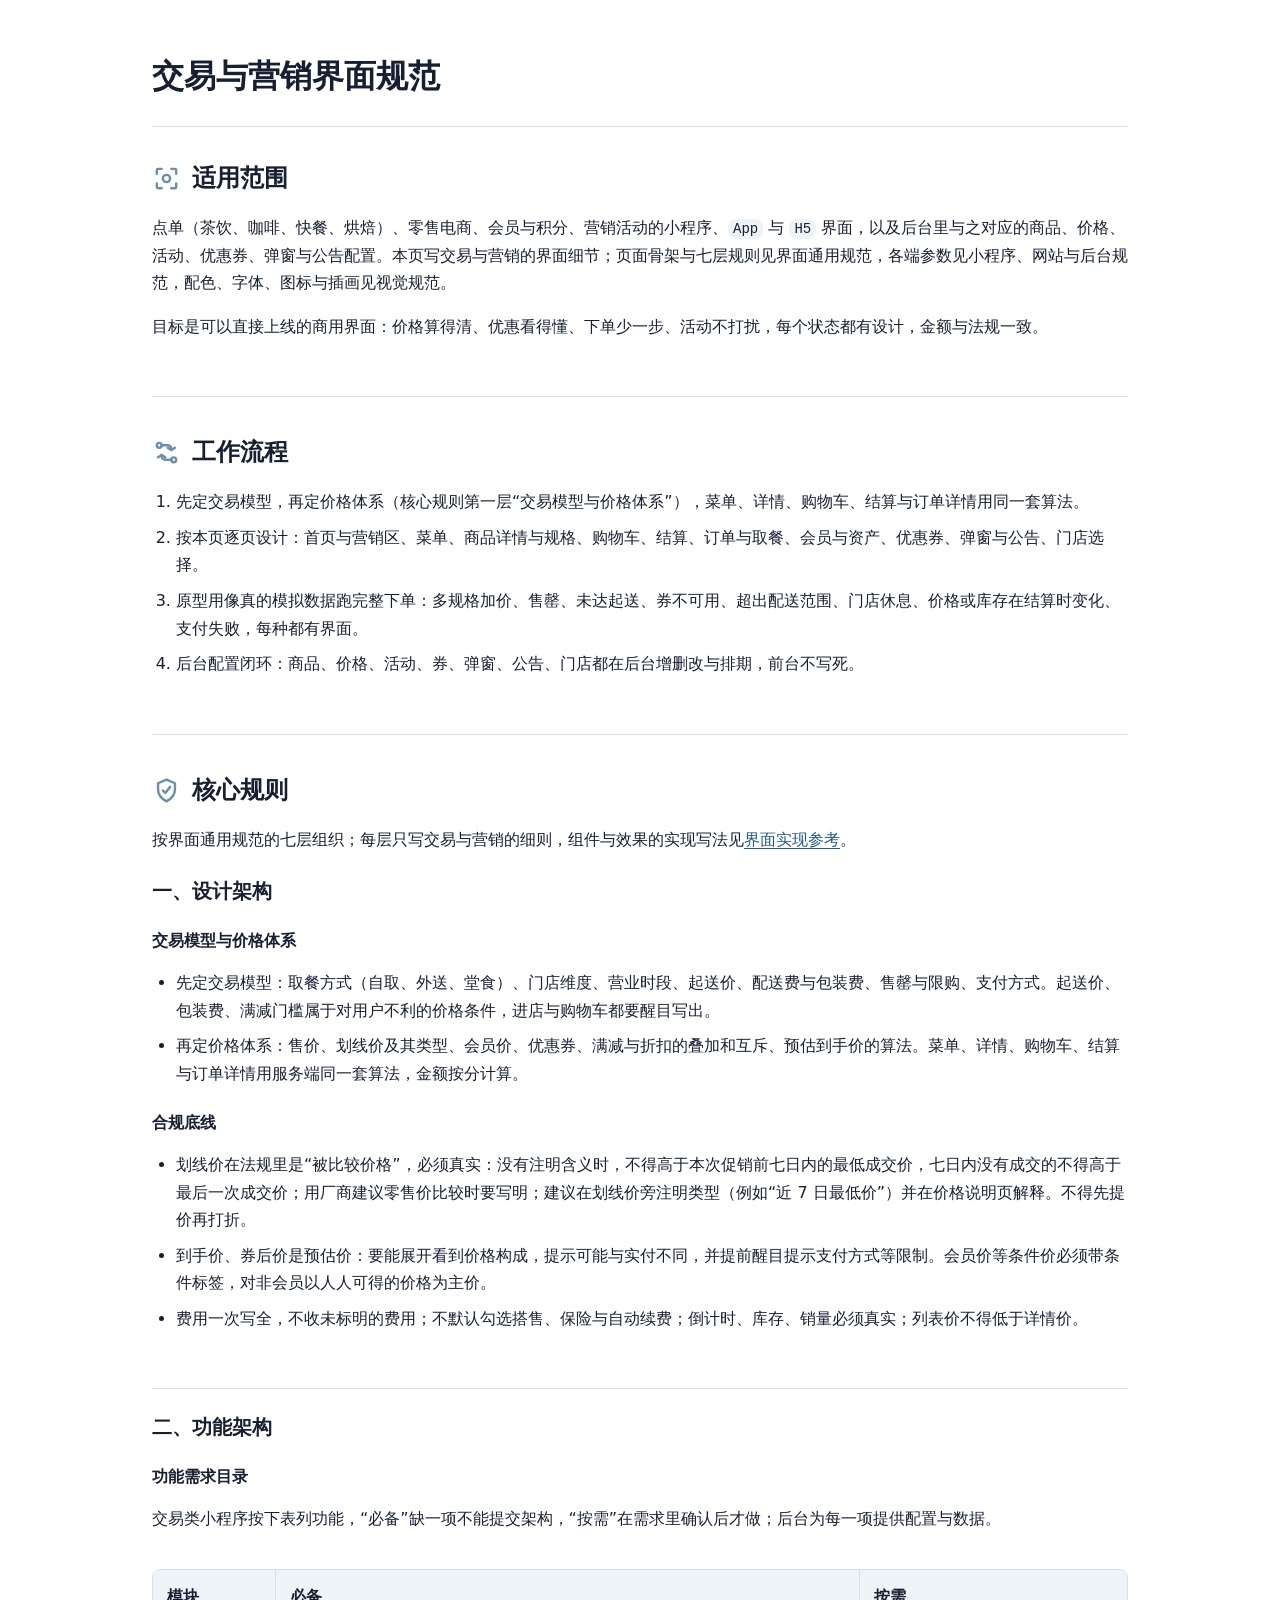
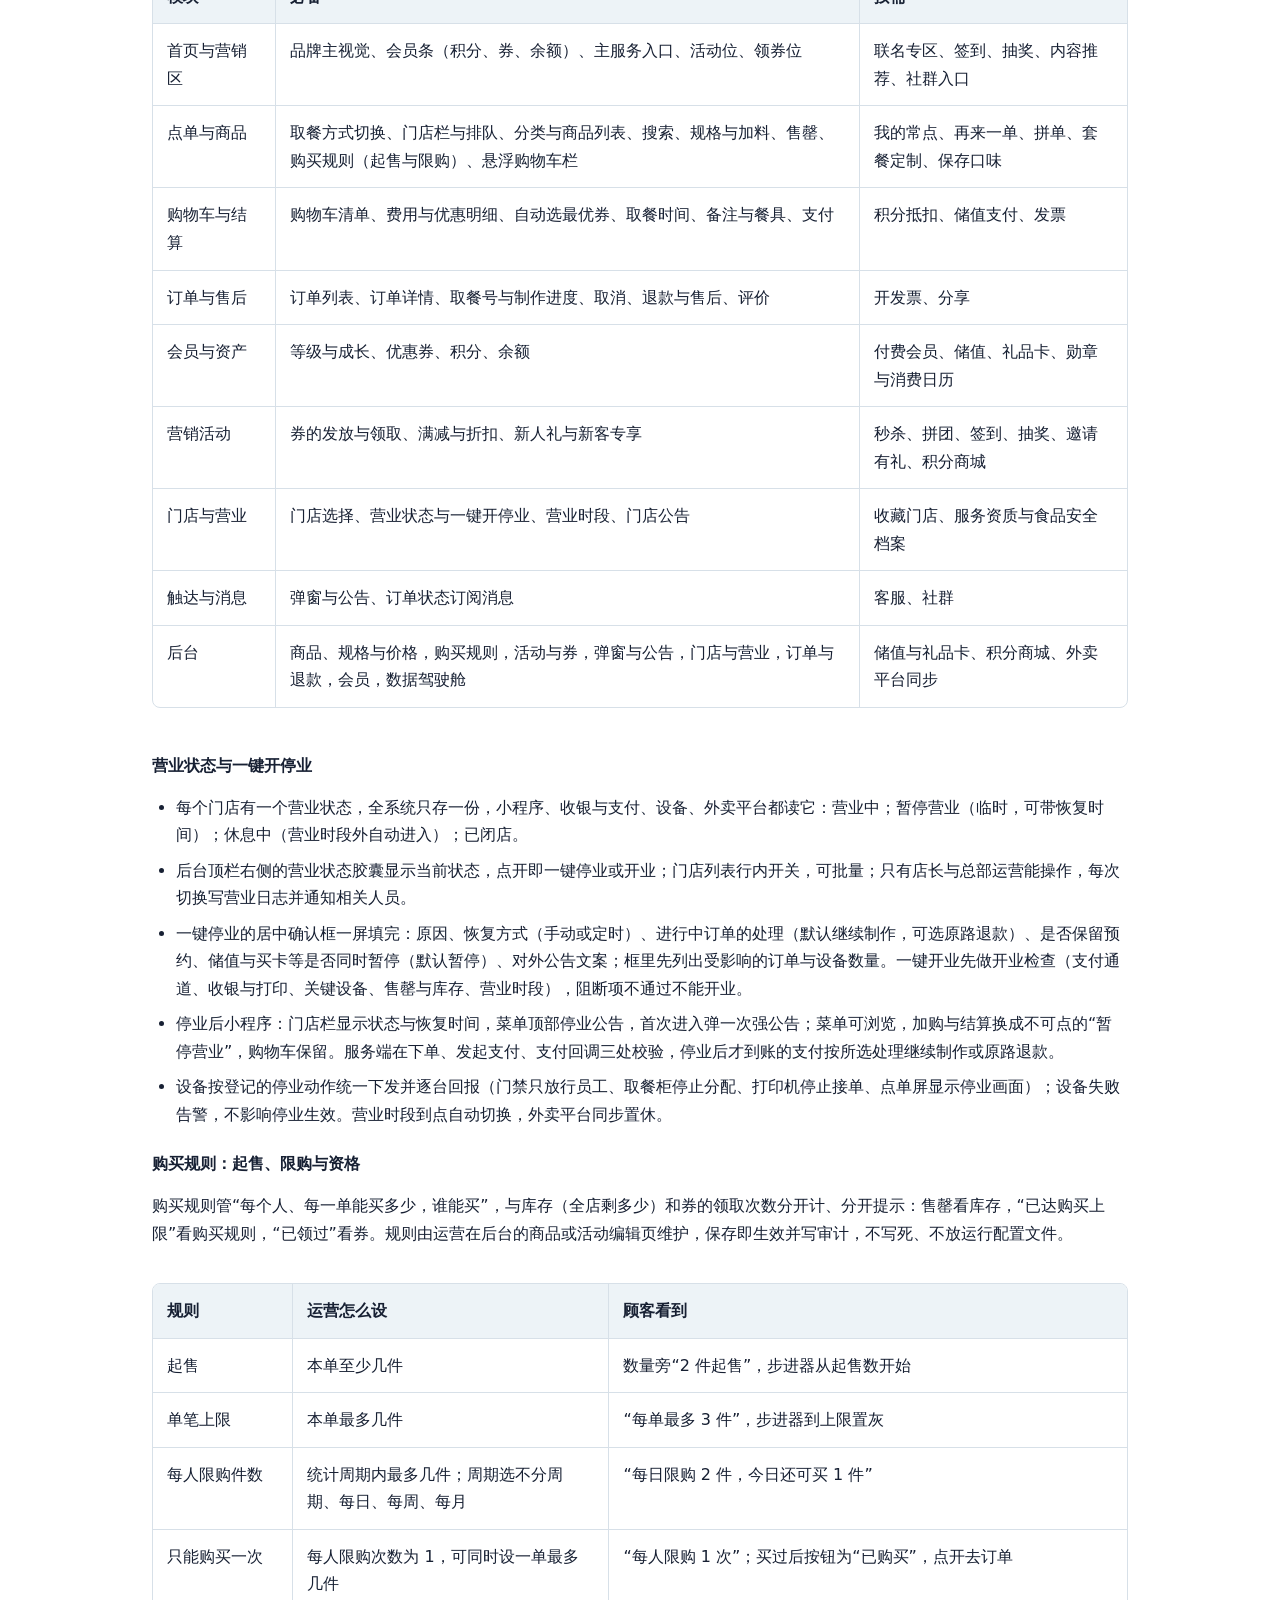
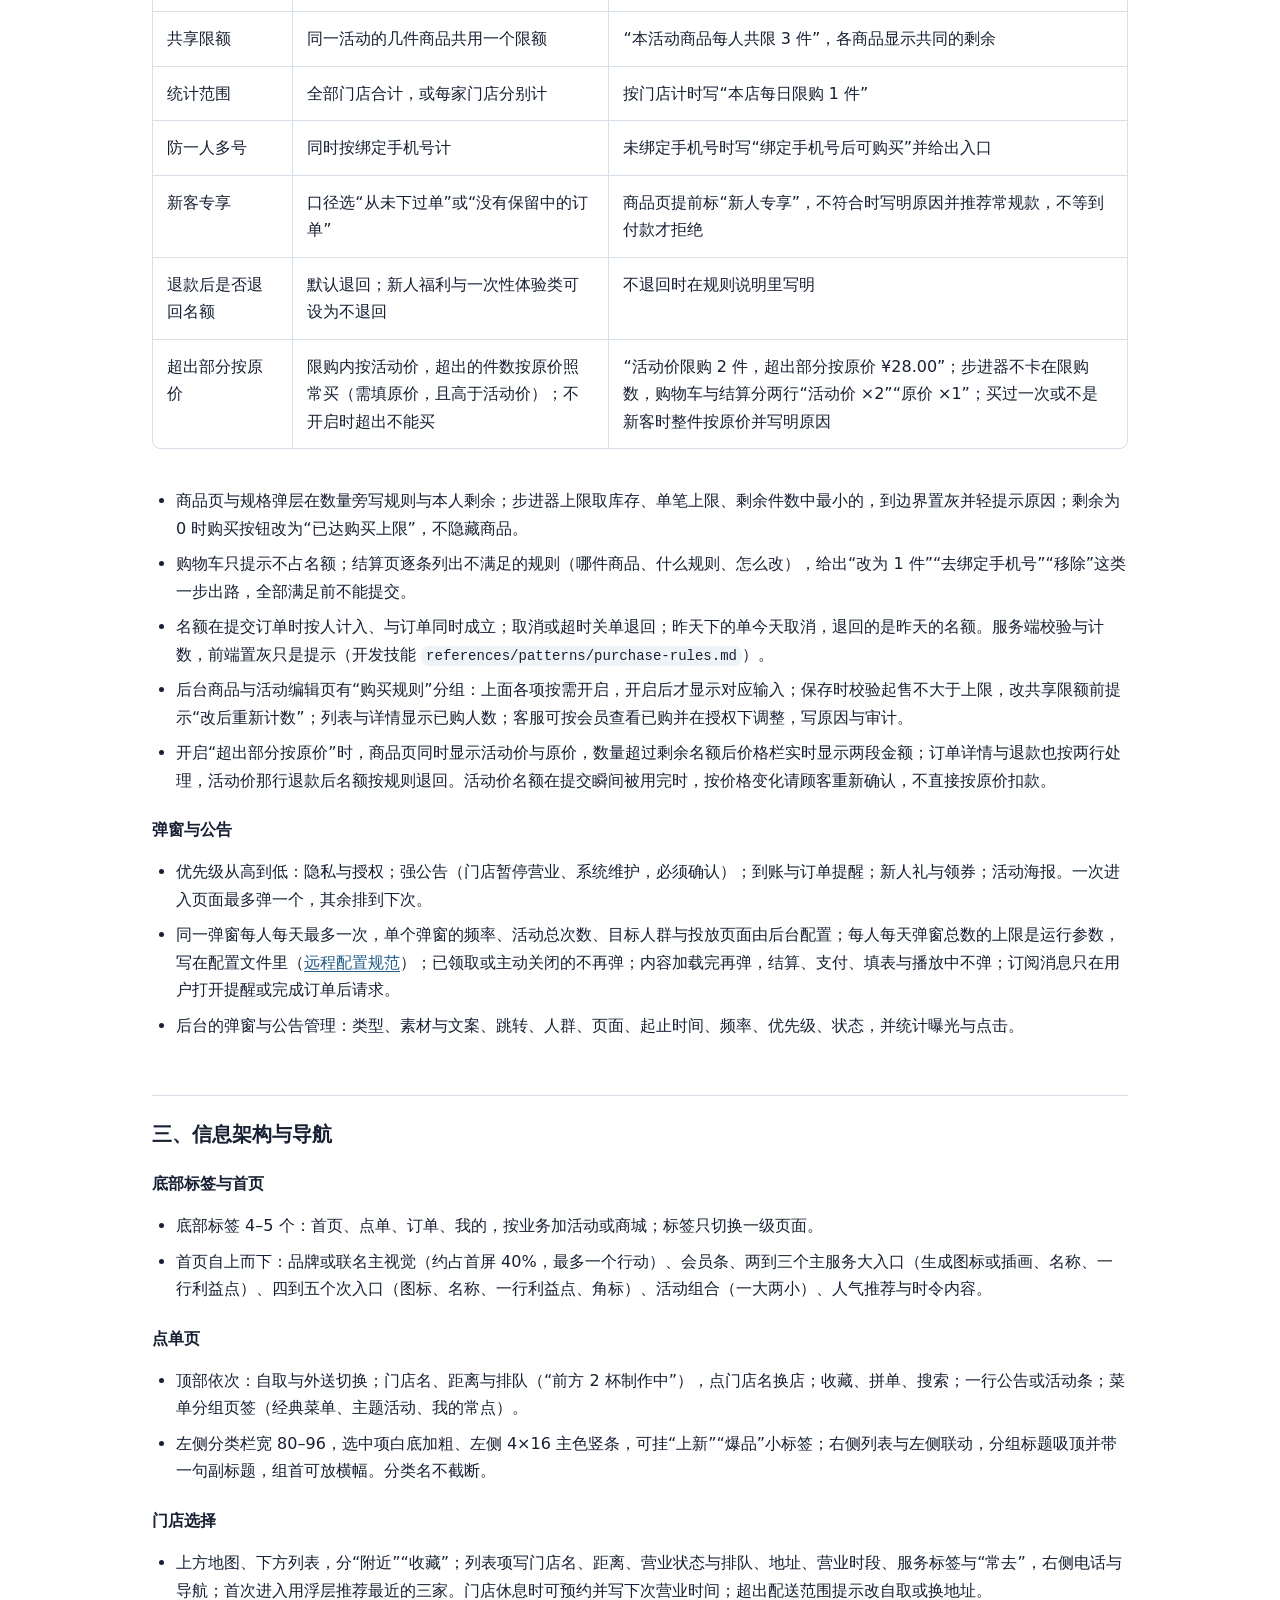
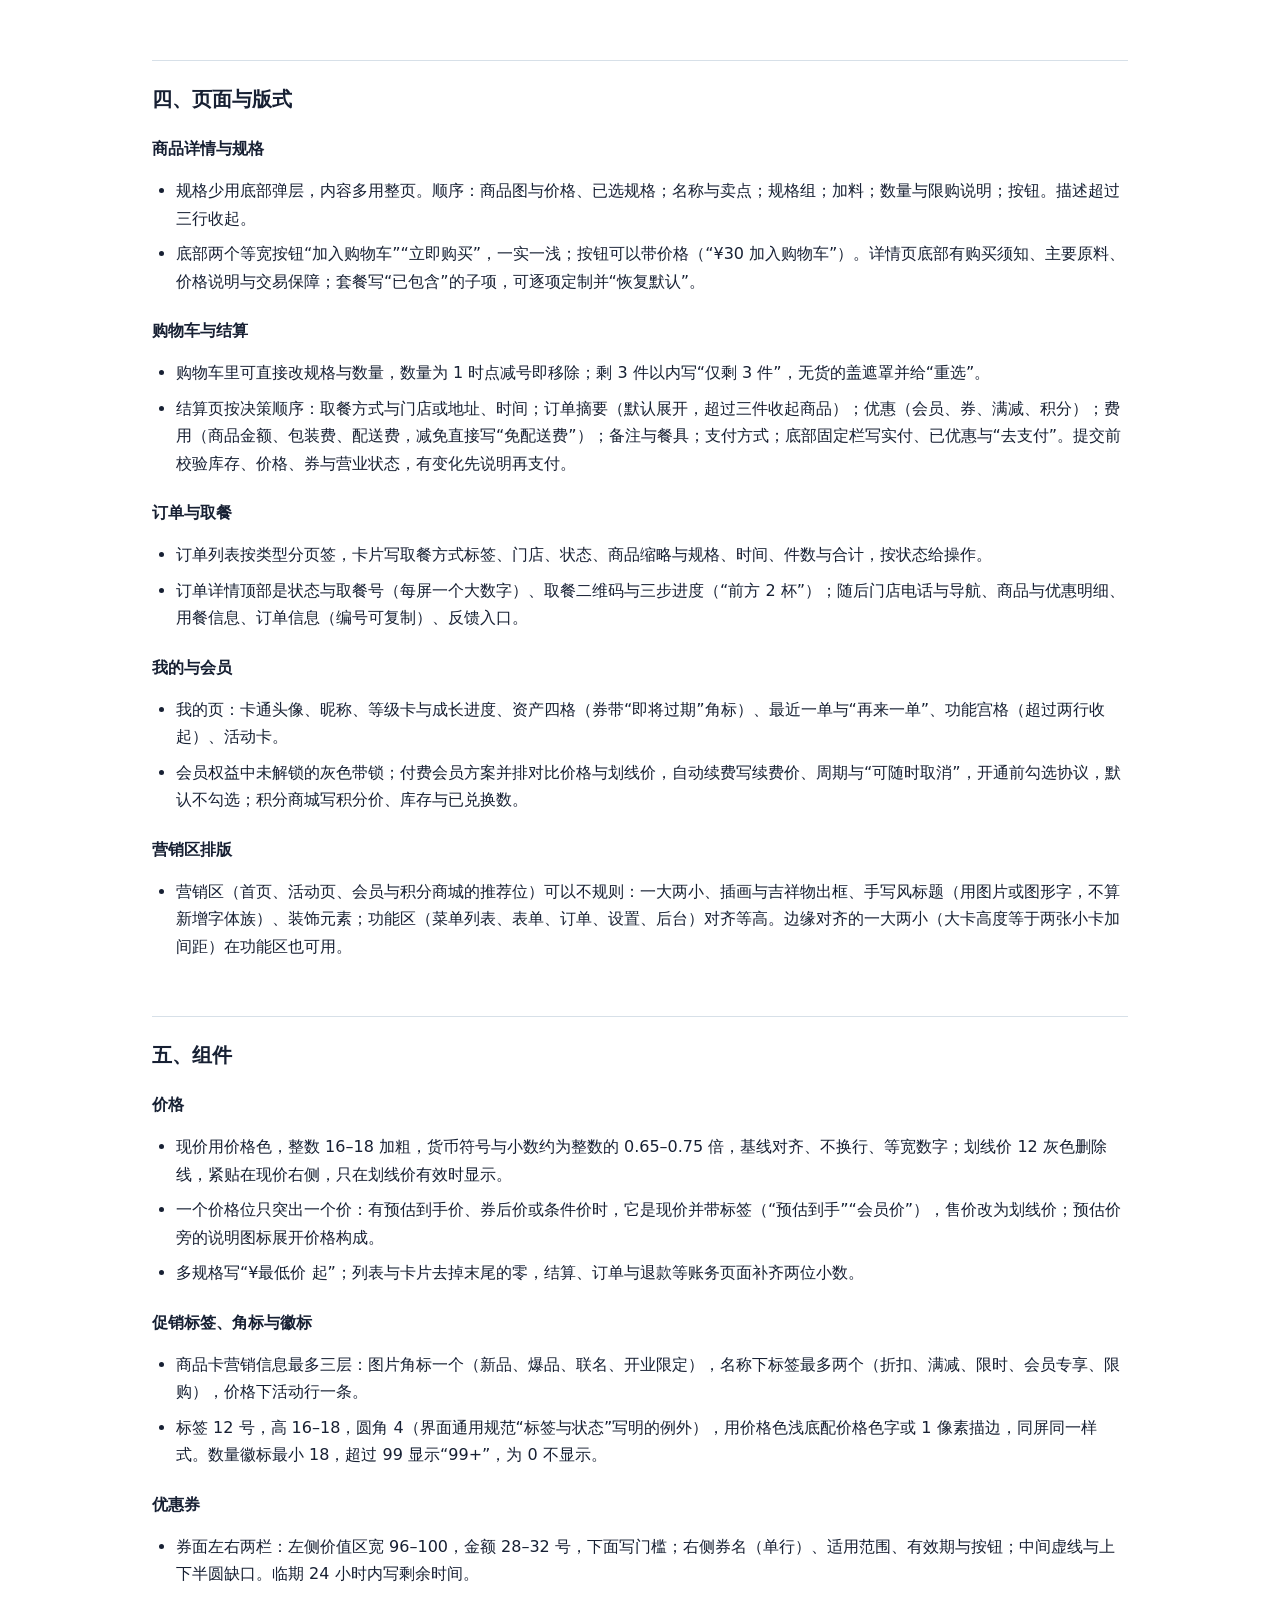
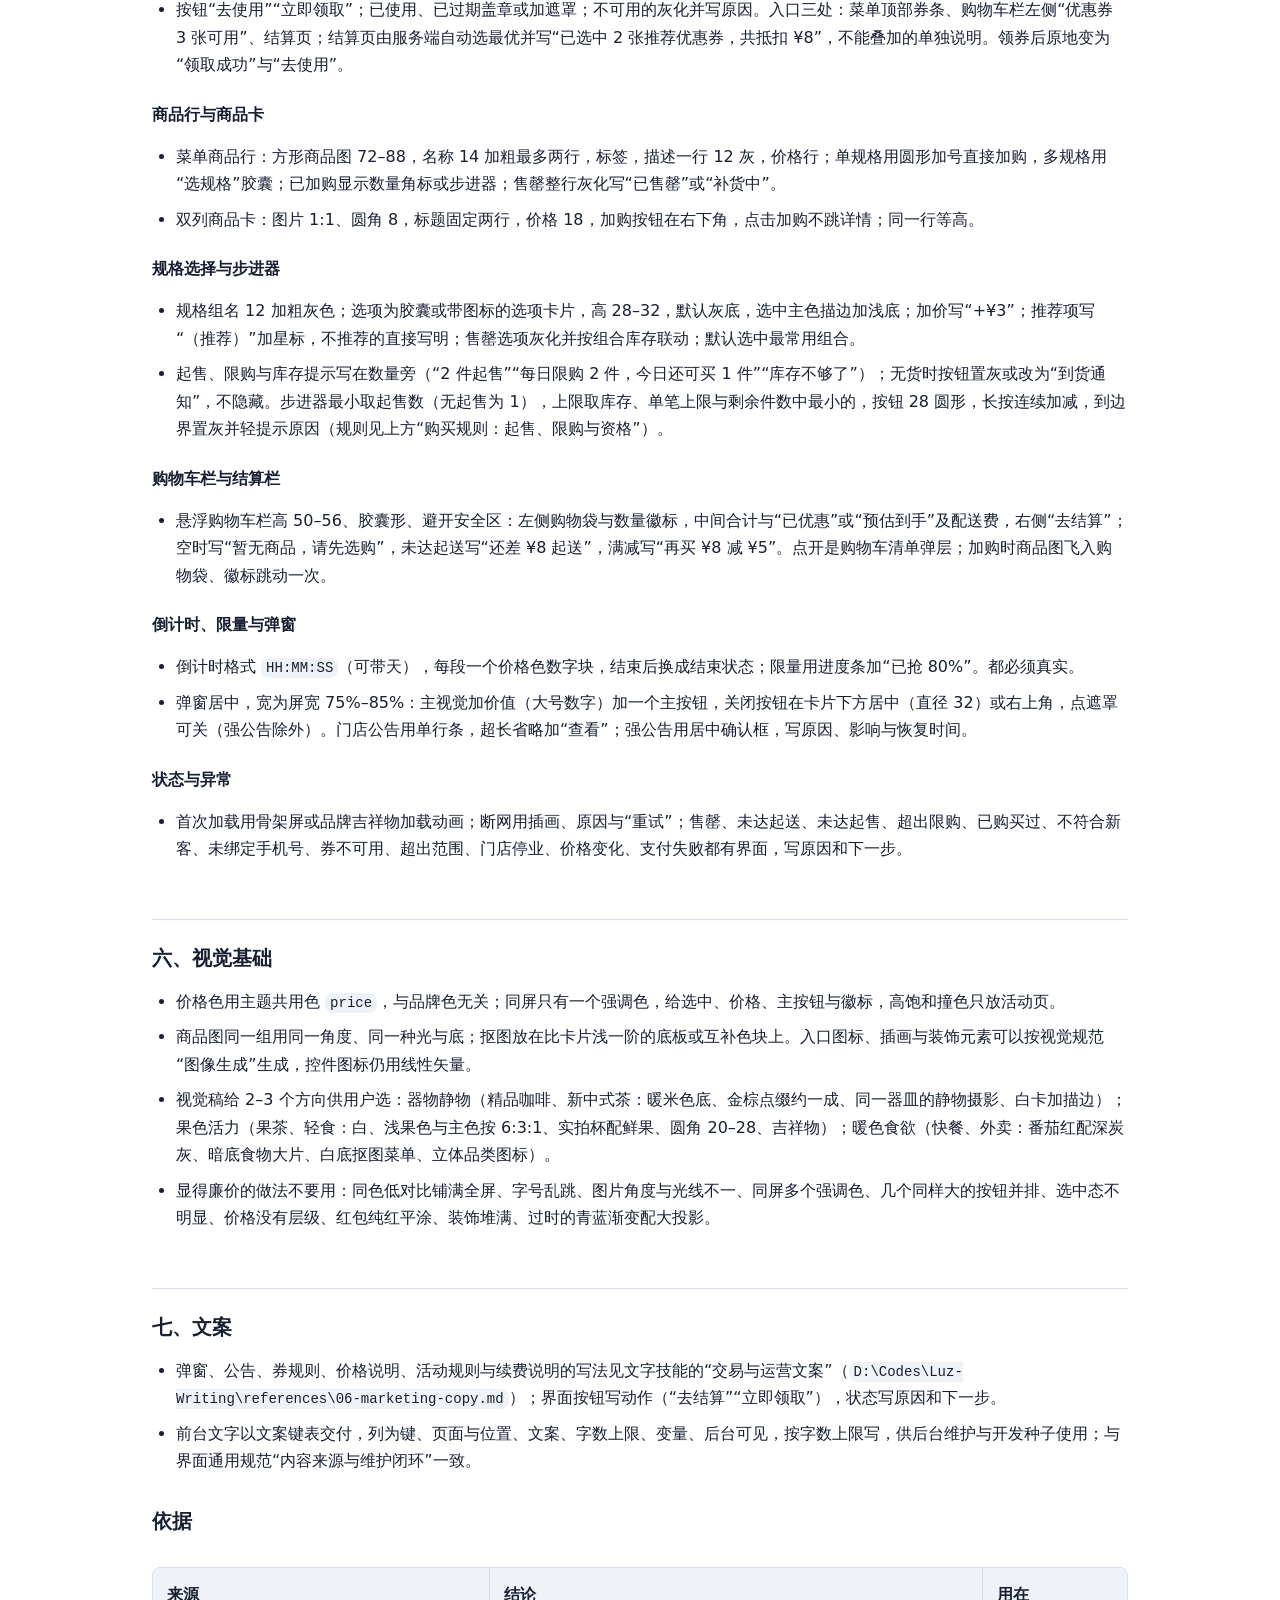
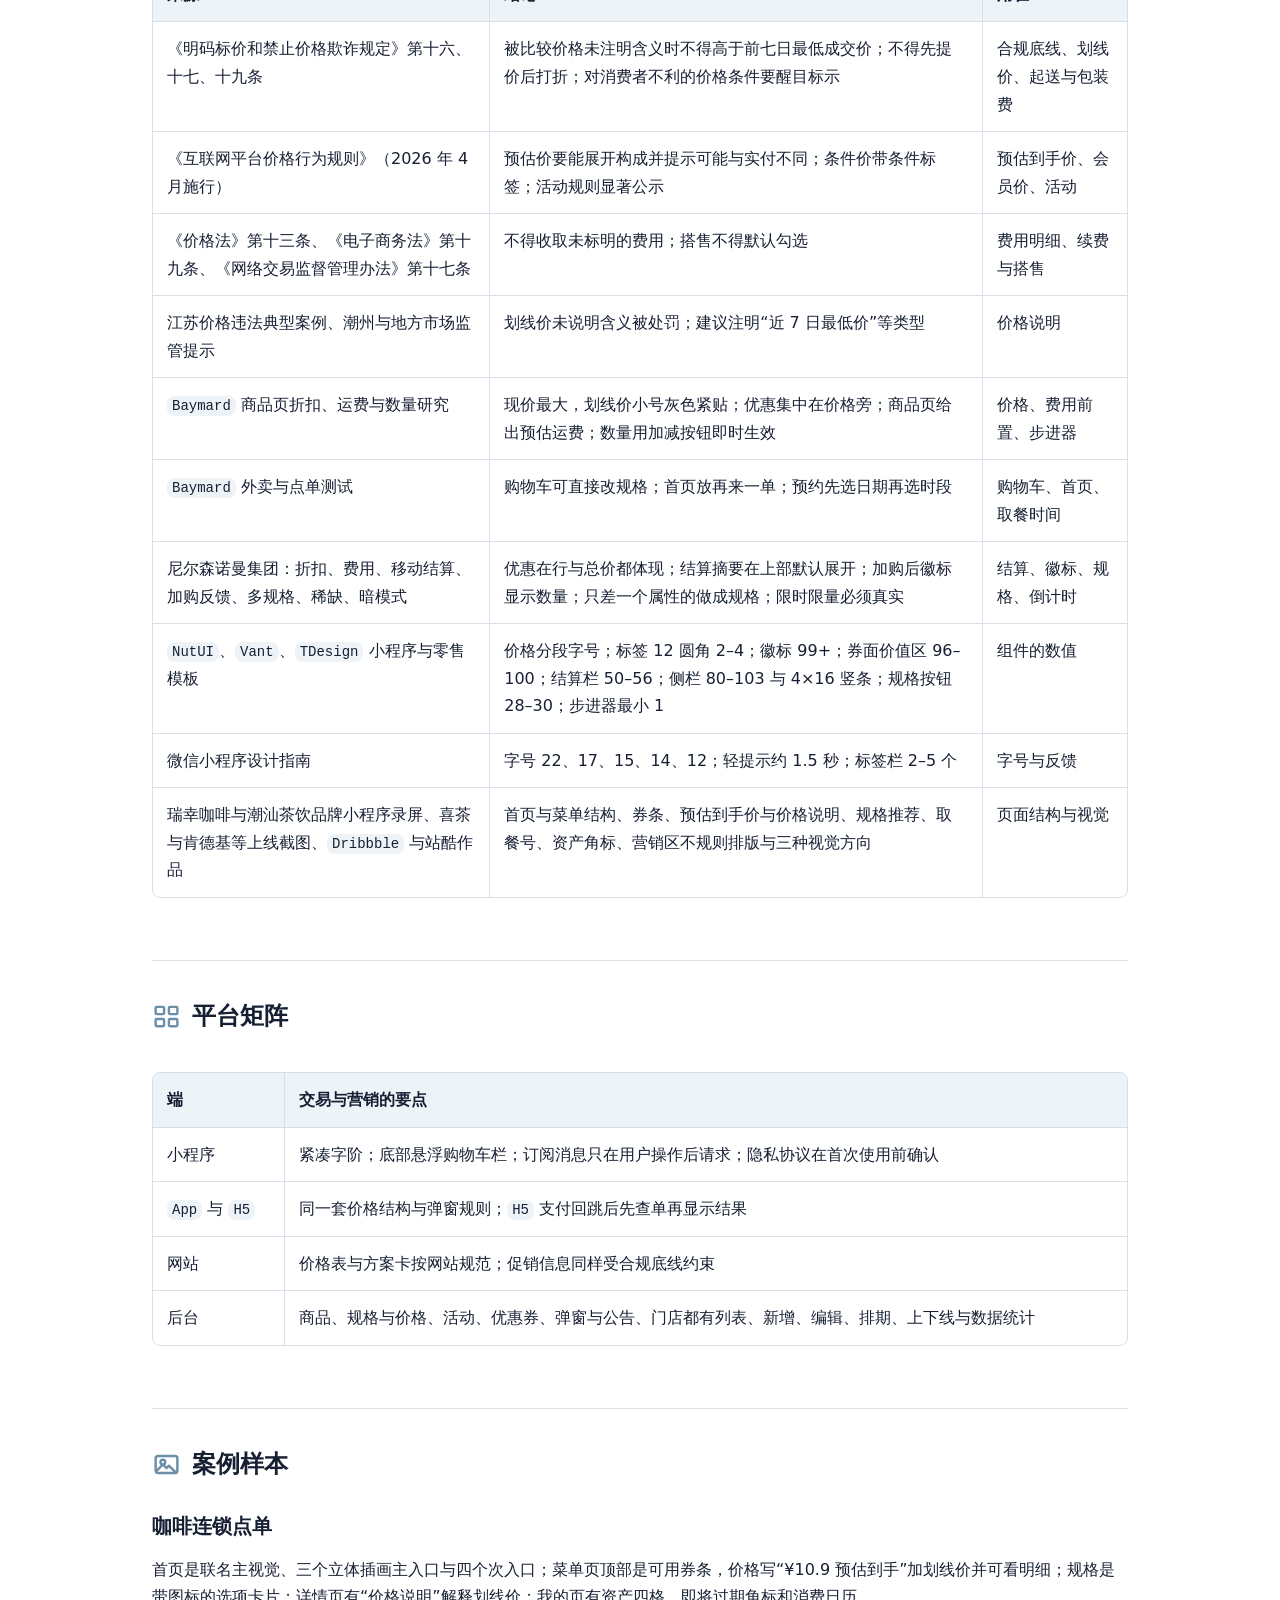
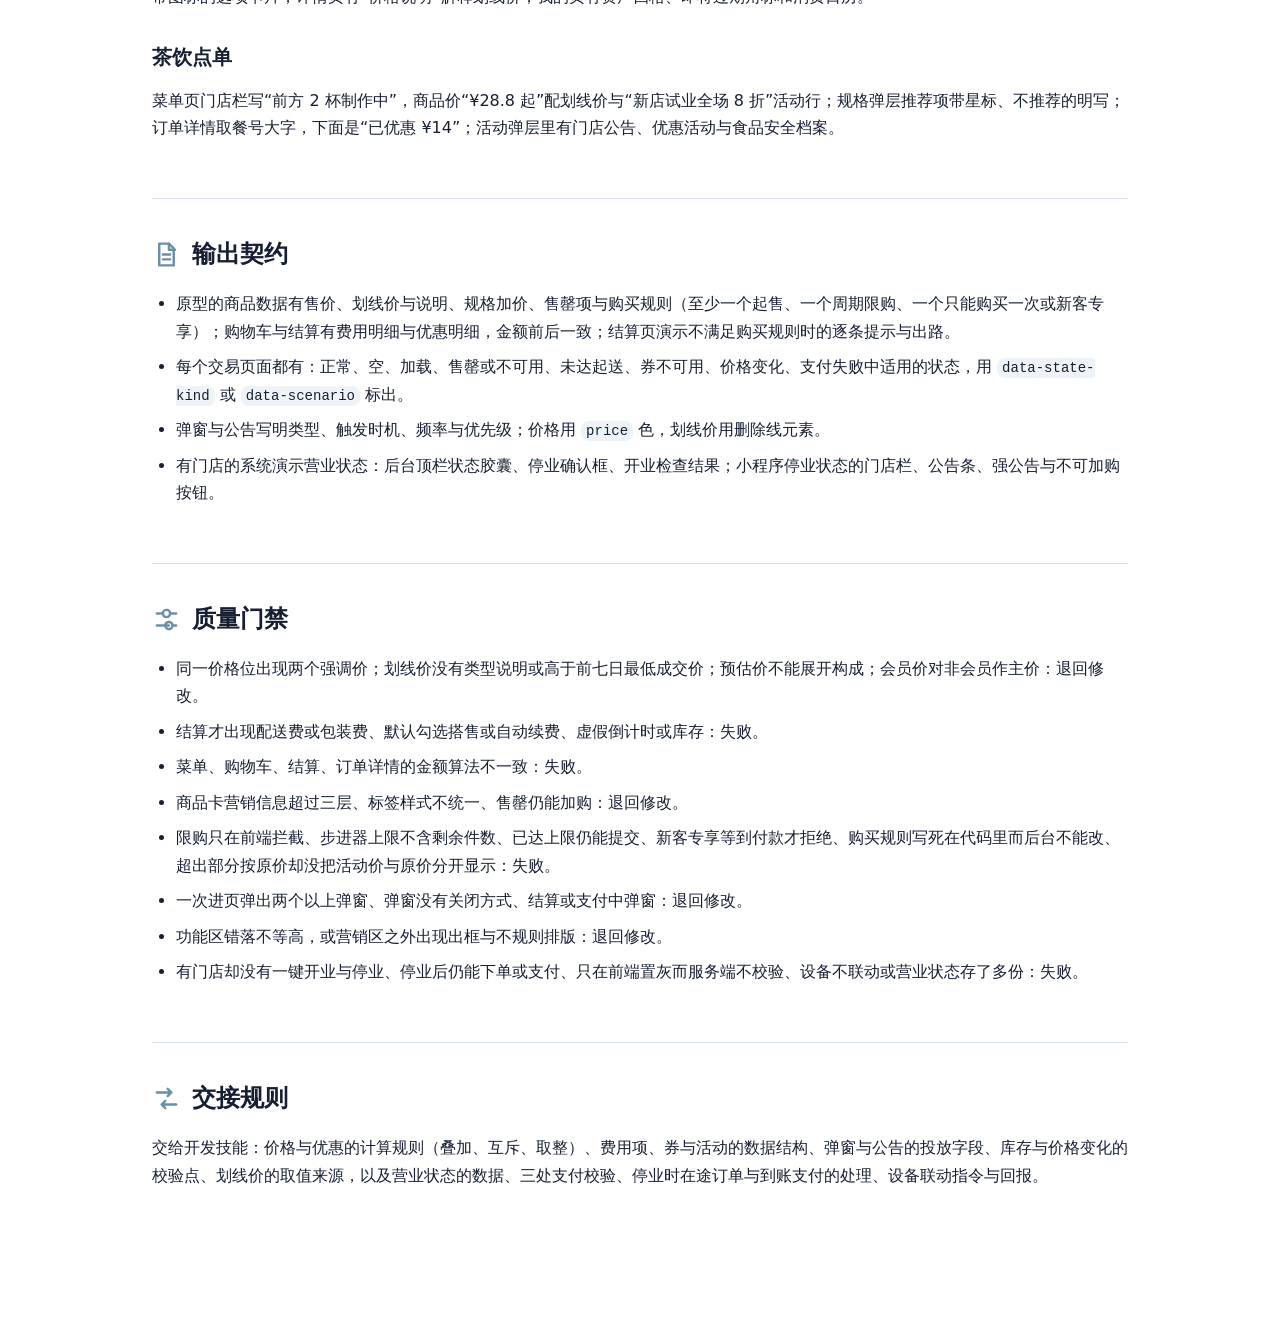
<file: references/commerce-design.html>
<!doctype html>
<html lang="zh-CN">
<head>
  <meta charset="utf-8">
  <meta name="viewport" content="width=device-width, initial-scale=1">
  <title>交易与营销界面规范</title>
  <link rel="stylesheet" href="guidelines.css">
</head>
<body>
<main id="main" aria-label="交易与营销界面规范">
    <h1>交易与营销界面规范</h1>
<!-- SECTION:scope:START id=scope data-rule-id=commerce-scope -->
<section id="scope" data-rule-id="commerce-scope" aria-labelledby="scope-heading">
<h2 id="scope-heading" class="section-heading"><svg class="icon-linear section-icon" viewBox="0 0 24 24" fill="none" stroke="currentColor" stroke-width="1.8" stroke-linecap="round" stroke-linejoin="round" aria-hidden="true" focusable="false"><path d="M4 8V5a1 1 0 0 1 1-1h3M16 4h3a1 1 0 0 1 1 1v3M20 16v3a1 1 0 0 1-1 1h-3M8 20H5a1 1 0 0 1-1-1v-3"/><circle cx="12" cy="12" r="3"/></svg><span>适用范围</span></h2>
<p>点单（茶饮、咖啡、快餐、烘焙）、零售电商、会员与积分、营销活动的小程序、<code>App</code> 与 <code>H5</code> 界面，以及后台里与之对应的商品、价格、活动、优惠券、弹窗与公告配置。本页写交易与营销的界面细节；页面骨架与七层规则见界面通用规范，各端参数见小程序、网站与后台规范，配色、字体、图标与插画见视觉规范。</p>
<p>目标是可以直接上线的商用界面：价格算得清、优惠看得懂、下单少一步、活动不打扰，每个状态都有设计，金额与法规一致。</p>
</section>
<!-- SECTION:scope:END -->

<!-- SECTION:workflow:START id=workflow data-rule-id=commerce-workflow -->
<section id="workflow" data-rule-id="commerce-workflow" aria-labelledby="workflow-heading">
<h2 id="workflow-heading" class="section-heading"><svg class="icon-linear section-icon" viewBox="0 0 24 24" fill="none" stroke="currentColor" stroke-width="1.8" stroke-linecap="round" stroke-linejoin="round" aria-hidden="true" focusable="false"><circle cx="6" cy="6" r="2"/><circle cx="18" cy="18" r="2"/><path d="M8 6h5a3 3 0 0 1 3 3v1M16 18h-5a3 3 0 0 1-3-3v-1"/><path d="m13 8 3 2 3-2M11 16l-3-2-3 2"/></svg><span>工作流程</span></h2>
<ol>
<li>先定交易模型，再定价格体系（核心规则第一层“交易模型与价格体系”），菜单、详情、购物车、结算与订单详情用同一套算法。</li>
<li>按本页逐页设计：首页与营销区、菜单、商品详情与规格、购物车、结算、订单与取餐、会员与资产、优惠券、弹窗与公告、门店选择。</li>
<li>原型用像真的模拟数据跑完整下单：多规格加价、售罄、未达起送、券不可用、超出配送范围、门店休息、价格或库存在结算时变化、支付失败，每种都有界面。</li>
<li>后台配置闭环：商品、价格、活动、券、弹窗、公告、门店都在后台增删改与排期，前台不写死。</li>
</ol>
</section>
<!-- SECTION:workflow:END -->

<!-- SECTION:rules:START id=rules data-rule-id=commerce-rules -->
<section id="rules" data-rule-id="commerce-rules" aria-labelledby="rules-heading">
<h2 id="rules-heading" class="section-heading"><svg class="icon-linear section-icon" viewBox="0 0 24 24" fill="none" stroke="currentColor" stroke-width="1.8" stroke-linecap="round" stroke-linejoin="round" aria-hidden="true" focusable="false"><path d="M12 3 5 6v5c0 4.5 2.8 7.8 7 10 4.2-2.2 7-5.5 7-10V6l-7-3Z"/><path d="m9 12 2 2 4-5"/></svg><span>核心规则</span></h2>
<p>按界面通用规范的七层组织；每层只写交易与营销的细则，组件与效果的实现写法见<a href="ui-recipes.html">界面实现参考</a>。</p>
<h3 class="layer">一、设计架构</h3>
<h4>交易模型与价格体系</h4>
<ul>
<li>先定交易模型：取餐方式（自取、外送、堂食）、门店维度、营业时段、起送价、配送费与包装费、售罄与限购、支付方式。起送价、包装费、满减门槛属于对用户不利的价格条件，进店与购物车都要醒目写出。</li>
<li>再定价格体系：售价、划线价及其类型、会员价、优惠券、满减与折扣的叠加和互斥、预估到手价的算法。菜单、详情、购物车、结算与订单详情用服务端同一套算法，金额按分计算。</li>
</ul>
<h4>合规底线</h4>
<ul>
<li>划线价在法规里是“被比较价格”，必须真实：没有注明含义时，不得高于本次促销前七日内的最低成交价，七日内没有成交的不得高于最后一次成交价；用厂商建议零售价比较时要写明；建议在划线价旁注明类型（例如“近 7 日最低价”）并在价格说明页解释。不得先提价再打折。</li>
<li>到手价、券后价是预估价：要能展开看到价格构成，提示可能与实付不同，并提前醒目提示支付方式等限制。会员价等条件价必须带条件标签，对非会员以人人可得的价格为主价。</li>
<li>费用一次写全，不收未标明的费用；不默认勾选搭售、保险与自动续费；倒计时、库存、销量必须真实；列表价不得低于详情价。</li>
</ul>
<h3 class="layer">二、功能架构</h3>
<h4>功能需求目录</h4>
<p>交易类小程序按下表列功能，“必备”缺一项不能提交架构，“按需”在需求里确认后才做；后台为每一项提供配置与数据。</p>
<div class="table-wrap"><table><thead><tr><th>模块</th><th>必备</th><th>按需</th></tr></thead><tbody>
<tr><td>首页与营销区</td><td>品牌主视觉、会员条（积分、券、余额）、主服务入口、活动位、领券位</td><td>联名专区、签到、抽奖、内容推荐、社群入口</td></tr>
<tr><td>点单与商品</td><td>取餐方式切换、门店栏与排队、分类与商品列表、搜索、规格与加料、售罄、购买规则（起售与限购）、悬浮购物车栏</td><td>我的常点、再来一单、拼单、套餐定制、保存口味</td></tr>
<tr><td>购物车与结算</td><td>购物车清单、费用与优惠明细、自动选最优券、取餐时间、备注与餐具、支付</td><td>积分抵扣、储值支付、发票</td></tr>
<tr><td>订单与售后</td><td>订单列表、订单详情、取餐号与制作进度、取消、退款与售后、评价</td><td>开发票、分享</td></tr>
<tr><td>会员与资产</td><td>等级与成长、优惠券、积分、余额</td><td>付费会员、储值、礼品卡、勋章与消费日历</td></tr>
<tr><td>营销活动</td><td>券的发放与领取、满减与折扣、新人礼与新客专享</td><td>秒杀、拼团、签到、抽奖、邀请有礼、积分商城</td></tr>
<tr><td>门店与营业</td><td>门店选择、营业状态与一键开停业、营业时段、门店公告</td><td>收藏门店、服务资质与食品安全档案</td></tr>
<tr><td>触达与消息</td><td>弹窗与公告、订单状态订阅消息</td><td>客服、社群</td></tr>
<tr><td>后台</td><td>商品、规格与价格，购买规则，活动与券，弹窗与公告，门店与营业，订单与退款，会员，数据驾驶舱</td><td>储值与礼品卡、积分商城、外卖平台同步</td></tr>
</tbody></table></div>
<h4>营业状态与一键开停业</h4>
<ul>
<li>每个门店有一个营业状态，全系统只存一份，小程序、收银与支付、设备、外卖平台都读它：营业中；暂停营业（临时，可带恢复时间）；休息中（营业时段外自动进入）；已闭店。</li>
<li>后台顶栏右侧的营业状态胶囊显示当前状态，点开即一键停业或开业；门店列表行内开关，可批量；只有店长与总部运营能操作，每次切换写营业日志并通知相关人员。</li>
<li>一键停业的居中确认框一屏填完：原因、恢复方式（手动或定时）、进行中订单的处理（默认继续制作，可选原路退款）、是否保留预约、储值与买卡等是否同时暂停（默认暂停）、对外公告文案；框里先列出受影响的订单与设备数量。一键开业先做开业检查（支付通道、收银与打印、关键设备、售罄与库存、营业时段），阻断项不通过不能开业。</li>
<li>停业后小程序：门店栏显示状态与恢复时间，菜单顶部停业公告，首次进入弹一次强公告；菜单可浏览，加购与结算换成不可点的“暂停营业”，购物车保留。服务端在下单、发起支付、支付回调三处校验，停业后才到账的支付按所选处理继续制作或原路退款。</li>
<li>设备按登记的停业动作统一下发并逐台回报（门禁只放行员工、取餐柜停止分配、打印机停止接单、点单屏显示停业画面）；设备失败告警，不影响停业生效。营业时段到点自动切换，外卖平台同步置休。</li>
</ul>
<h4>购买规则：起售、限购与资格</h4>
<p>购买规则管“每个人、每一单能买多少，谁能买”，与库存（全店剩多少）和券的领取次数分开计、分开提示：售罄看库存，“已达购买上限”看购买规则，“已领过”看券。规则由运营在后台的商品或活动编辑页维护，保存即生效并写审计，不写死、不放运行配置文件。</p>
<div class="table-wrap"><table><thead><tr><th>规则</th><th>运营怎么设</th><th>顾客看到</th></tr></thead><tbody>
<tr><td>起售</td><td>本单至少几件</td><td>数量旁“2 件起售”，步进器从起售数开始</td></tr>
<tr><td>单笔上限</td><td>本单最多几件</td><td>“每单最多 3 件”，步进器到上限置灰</td></tr>
<tr><td>每人限购件数</td><td>统计周期内最多几件；周期选不分周期、每日、每周、每月</td><td>“每日限购 2 件，今日还可买 1 件”</td></tr>
<tr><td>只能购买一次</td><td>每人限购次数为 1，可同时设一单最多几件</td><td>“每人限购 1 次”；买过后按钮为“已购买”，点开去订单</td></tr>
<tr><td>共享限额</td><td>同一活动的几件商品共用一个限额</td><td>“本活动商品每人共限 3 件”，各商品显示共同的剩余</td></tr>
<tr><td>统计范围</td><td>全部门店合计，或每家门店分别计</td><td>按门店计时写“本店每日限购 1 件”</td></tr>
<tr><td>防一人多号</td><td>同时按绑定手机号计</td><td>未绑定手机号时写“绑定手机号后可购买”并给出入口</td></tr>
<tr><td>新客专享</td><td>口径选“从未下过单”或“没有保留中的订单”</td><td>商品页提前标“新人专享”，不符合时写明原因并推荐常规款，不等到付款才拒绝</td></tr>
<tr><td>退款后是否退回名额</td><td>默认退回；新人福利与一次性体验类可设为不退回</td><td>不退回时在规则说明里写明</td></tr>
<tr><td>超出部分按原价</td><td>限购内按活动价，超出的件数按原价照常买（需填原价，且高于活动价）；不开启时超出不能买</td><td>“活动价限购 2 件，超出部分按原价 ¥28.00”；步进器不卡在限购数，购物车与结算分两行“活动价 ×2”“原价 ×1”；买过一次或不是新客时整件按原价并写明原因</td></tr>
</tbody></table></div>
<ul>
<li>商品页与规格弹层在数量旁写规则与本人剩余；步进器上限取库存、单笔上限、剩余件数中最小的，到边界置灰并轻提示原因；剩余为 0 时购买按钮改为“已达购买上限”，不隐藏商品。</li>
<li>购物车只提示不占名额；结算页逐条列出不满足的规则（哪件商品、什么规则、怎么改），给出“改为 1 件”“去绑定手机号”“移除”这类一步出路，全部满足前不能提交。</li>
<li>名额在提交订单时按人计入、与订单同时成立；取消或超时关单退回；昨天下的单今天取消，退回的是昨天的名额。服务端校验与计数，前端置灰只是提示（开发技能 <code>references/patterns/purchase-rules.md</code>）。</li>
<li>后台商品与活动编辑页有“购买规则”分组：上面各项按需开启，开启后才显示对应输入；保存时校验起售不大于上限，改共享限额前提示“改后重新计数”；列表与详情显示已购人数；客服可按会员查看已购并在授权下调整，写原因与审计。</li>
<li>开启“超出部分按原价”时，商品页同时显示活动价与原价，数量超过剩余名额后价格栏实时显示两段金额；订单详情与退款也按两行处理，活动价那行退款后名额按规则退回。活动价名额在提交瞬间被用完时，按价格变化请顾客重新确认，不直接按原价扣款。</li>
</ul>
<h4>弹窗与公告</h4>
<ul>
<li>优先级从高到低：隐私与授权；强公告（门店暂停营业、系统维护，必须确认）；到账与订单提醒；新人礼与领券；活动海报。一次进入页面最多弹一个，其余排到下次。</li>
<li>同一弹窗每人每天最多一次，单个弹窗的频率、活动总次数、目标人群与投放页面由后台配置；每人每天弹窗总数的上限是运行参数，写在配置文件里（<a href="config-design.html">远程配置规范</a>）；已领取或主动关闭的不再弹；内容加载完再弹，结算、支付、填表与播放中不弹；订阅消息只在用户打开提醒或完成订单后请求。</li>
<li>后台的弹窗与公告管理：类型、素材与文案、跳转、人群、页面、起止时间、频率、优先级、状态，并统计曝光与点击。</li>
</ul>
<h3 class="layer">三、信息架构与导航</h3>
<h4>底部标签与首页</h4>
<ul>
<li>底部标签 4–5 个：首页、点单、订单、我的，按业务加活动或商城；标签只切换一级页面。</li>
<li>首页自上而下：品牌或联名主视觉（约占首屏 40%，最多一个行动）、会员条、两到三个主服务大入口（生成图标或插画、名称、一行利益点）、四到五个次入口（图标、名称、一行利益点、角标）、活动组合（一大两小）、人气推荐与时令内容。</li>
</ul>
<h4>点单页</h4>
<ul>
<li>顶部依次：自取与外送切换；门店名、距离与排队（“前方 2 杯制作中”），点门店名换店；收藏、拼单、搜索；一行公告或活动条；菜单分组页签（经典菜单、主题活动、我的常点）。</li>
<li>左侧分类栏宽 80–96，选中项白底加粗、左侧 4×16 主色竖条，可挂“上新”“爆品”小标签；右侧列表与左侧联动，分组标题吸顶并带一句副标题，组首可放横幅。分类名不截断。</li>
</ul>
<h4>门店选择</h4>
<ul>
<li>上方地图、下方列表，分“附近”“收藏”；列表项写门店名、距离、营业状态与排队、地址、营业时段、服务标签与“常去”，右侧电话与导航；首次进入用浮层推荐最近的三家。门店休息时可预约并写下次营业时间；超出配送范围提示改自取或换地址。</li>
</ul>
<h3 class="layer">四、页面与版式</h3>
<h4>商品详情与规格</h4>
<ul>
<li>规格少用底部弹层，内容多用整页。顺序：商品图与价格、已选规格；名称与卖点；规格组；加料；数量与限购说明；按钮。描述超过三行收起。</li>
<li>底部两个等宽按钮“加入购物车”“立即购买”，一实一浅；按钮可以带价格（“¥30 加入购物车”）。详情页底部有购买须知、主要原料、价格说明与交易保障；套餐写“已包含”的子项，可逐项定制并“恢复默认”。</li>
</ul>
<h4>购物车与结算</h4>
<ul>
<li>购物车里可直接改规格与数量，数量为 1 时点减号即移除；剩 3 件以内写“仅剩 3 件”，无货的盖遮罩并给“重选”。</li>
<li>结算页按决策顺序：取餐方式与门店或地址、时间；订单摘要（默认展开，超过三件收起商品）；优惠（会员、券、满减、积分）；费用（商品金额、包装费、配送费，减免直接写“免配送费”）；备注与餐具；支付方式；底部固定栏写实付、已优惠与“去支付”。提交前校验库存、价格、券与营业状态，有变化先说明再支付。</li>
</ul>
<h4>订单与取餐</h4>
<ul>
<li>订单列表按类型分页签，卡片写取餐方式标签、门店、状态、商品缩略与规格、时间、件数与合计，按状态给操作。</li>
<li>订单详情顶部是状态与取餐号（每屏一个大数字）、取餐二维码与三步进度（“前方 2 杯”）；随后门店电话与导航、商品与优惠明细、用餐信息、订单信息（编号可复制）、反馈入口。</li>
</ul>
<h4>我的与会员</h4>
<ul>
<li>我的页：卡通头像、昵称、等级卡与成长进度、资产四格（券带“即将过期”角标）、最近一单与“再来一单”、功能宫格（超过两行收起）、活动卡。</li>
<li>会员权益中未解锁的灰色带锁；付费会员方案并排对比价格与划线价，自动续费写续费价、周期与“可随时取消”，开通前勾选协议，默认不勾选；积分商城写积分价、库存与已兑换数。</li>
</ul>
<h4>营销区排版</h4>
<ul>
<li>营销区（首页、活动页、会员与积分商城的推荐位）可以不规则：一大两小、插画与吉祥物出框、手写风标题（用图片或图形字，不算新增字体族）、装饰元素；功能区（菜单列表、表单、订单、设置、后台）对齐等高。边缘对齐的一大两小（大卡高度等于两张小卡加间距）在功能区也可用。</li>
</ul>
<h3 class="layer">五、组件</h3>
<h4>价格</h4>
<ul>
<li>现价用价格色，整数 16–18 加粗，货币符号与小数约为整数的 0.65–0.75 倍，基线对齐、不换行、等宽数字；划线价 12 灰色删除线，紧贴在现价右侧，只在划线价有效时显示。</li>
<li>一个价格位只突出一个价：有预估到手价、券后价或条件价时，它是现价并带标签（“预估到手”“会员价”），售价改为划线价；预估价旁的说明图标展开价格构成。</li>
<li>多规格写“¥最低价 起”；列表与卡片去掉末尾的零，结算、订单与退款等账务页面补齐两位小数。</li>
</ul>
<h4>促销标签、角标与徽标</h4>
<ul>
<li>商品卡营销信息最多三层：图片角标一个（新品、爆品、联名、开业限定），名称下标签最多两个（折扣、满减、限时、会员专享、限购），价格下活动行一条。</li>
<li>标签 12 号，高 16–18，圆角 4（界面通用规范“标签与状态”写明的例外），用价格色浅底配价格色字或 1 像素描边，同屏同一样式。数量徽标最小 18，超过 99 显示“99+”，为 0 不显示。</li>
</ul>
<h4>优惠券</h4>
<ul>
<li>券面左右两栏：左侧价值区宽 96–100，金额 28–32 号，下面写门槛；右侧券名（单行）、适用范围、有效期与按钮；中间虚线与上下半圆缺口。临期 24 小时内写剩余时间。</li>
<li>按钮“去使用”“立即领取”；已使用、已过期盖章或加遮罩；不可用的灰化并写原因。入口三处：菜单顶部券条、购物车栏左侧“优惠券 3 张可用”、结算页；结算页由服务端自动选最优并写“已选中 2 张推荐优惠券，共抵扣 ¥8”，不能叠加的单独说明。领券后原地变为“领取成功”与“去使用”。</li>
</ul>
<h4>商品行与商品卡</h4>
<ul>
<li>菜单商品行：方形商品图 72–88，名称 14 加粗最多两行，标签，描述一行 12 灰，价格行；单规格用圆形加号直接加购，多规格用“选规格”胶囊；已加购显示数量角标或步进器；售罄整行灰化写“已售罄”或“补货中”。</li>
<li>双列商品卡：图片 1:1、圆角 8，标题固定两行，价格 18，加购按钮在右下角，点击加购不跳详情；同一行等高。</li>
</ul>
<h4>规格选择与步进器</h4>
<ul>
<li>规格组名 12 加粗灰色；选项为胶囊或带图标的选项卡片，高 28–32，默认灰底，选中主色描边加浅底；加价写“+¥3”；推荐项写“（推荐）”加星标，不推荐的直接写明；售罄选项灰化并按组合库存联动；默认选中最常用组合。</li>
<li>起售、限购与库存提示写在数量旁（“2 件起售”“每日限购 2 件，今日还可买 1 件”“库存不够了”）；无货时按钮置灰或改为“到货通知”，不隐藏。步进器最小取起售数（无起售为 1），上限取库存、单笔上限与剩余件数中最小的，按钮 28 圆形，长按连续加减，到边界置灰并轻提示原因（规则见上方“购买规则：起售、限购与资格”）。</li>
</ul>
<h4>购物车栏与结算栏</h4>
<ul>
<li>悬浮购物车栏高 50–56、胶囊形、避开安全区：左侧购物袋与数量徽标，中间合计与“已优惠”或“预估到手”及配送费，右侧“去结算”；空时写“暂无商品，请先选购”，未达起送写“还差 ¥8 起送”，满减写“再买 ¥8 减 ¥5”。点开是购物车清单弹层；加购时商品图飞入购物袋、徽标跳动一次。</li>
</ul>
<h4>倒计时、限量与弹窗</h4>
<ul>
<li>倒计时格式 <code>HH:MM:SS</code>（可带天），每段一个价格色数字块，结束后换成结束状态；限量用进度条加“已抢 80%”。都必须真实。</li>
<li>弹窗居中，宽为屏宽 75%–85%：主视觉加价值（大号数字）加一个主按钮，关闭按钮在卡片下方居中（直径 32）或右上角，点遮罩可关（强公告除外）。门店公告用单行条，超长省略加“查看”；强公告用居中确认框，写原因、影响与恢复时间。</li>
</ul>
<h4>状态与异常</h4>
<ul>
<li>首次加载用骨架屏或品牌吉祥物加载动画；断网用插画、原因与“重试”；售罄、未达起送、未达起售、超出限购、已购买过、不符合新客、未绑定手机号、券不可用、超出范围、门店停业、价格变化、支付失败都有界面，写原因和下一步。</li>
</ul>
<h3 class="layer">六、视觉基础</h3>
<ul>
<li>价格色用主题共用色 <code>price</code>，与品牌色无关；同屏只有一个强调色，给选中、价格、主按钮与徽标，高饱和撞色只放活动页。</li>
<li>商品图同一组用同一角度、同一种光与底；抠图放在比卡片浅一阶的底板或互补色块上。入口图标、插画与装饰元素可以按视觉规范“图像生成”生成，控件图标仍用线性矢量。</li>
<li>视觉稿给 2–3 个方向供用户选：器物静物（精品咖啡、新中式茶：暖米色底、金棕点缀约一成、同一器皿的静物摄影、白卡加描边）；果色活力（果茶、轻食：白、浅果色与主色按 6:3:1、实拍杯配鲜果、圆角 20–28、吉祥物）；暖色食欲（快餐、外卖：番茄红配深炭灰、暗底食物大片、白底抠图菜单、立体品类图标）。</li>
<li>显得廉价的做法不要用：同色低对比铺满全屏、字号乱跳、图片角度与光线不一、同屏多个强调色、几个同样大的按钮并排、选中态不明显、价格没有层级、红包纯红平涂、装饰堆满、过时的青蓝渐变配大投影。</li>
</ul>
<h3 class="layer">七、文案</h3>
<ul>
<li>弹窗、公告、券规则、价格说明、活动规则与续费说明的写法见文字技能的“交易与运营文案”（<code>D:\Codes\Luz-Writing\references\06-marketing-copy.md</code>）；界面按钮写动作（“去结算”“立即领取”），状态写原因和下一步。</li>
<li>前台文字以文案键表交付，列为键、页面与位置、文案、字数上限、变量、后台可见，按字数上限写，供后台维护与开发种子使用；与界面通用规范“内容来源与维护闭环”一致。</li>
</ul>
<h3>依据</h3>
<div class="table-wrap"><table><thead><tr><th>来源</th><th>结论</th><th>用在</th></tr></thead><tbody>
<tr><td>《明码标价和禁止价格欺诈规定》第十六、十七、十九条</td><td>被比较价格未注明含义时不得高于前七日最低成交价；不得先提价后打折；对消费者不利的价格条件要醒目标示</td><td>合规底线、划线价、起送与包装费</td></tr>
<tr><td>《互联网平台价格行为规则》（2026 年 4 月施行）</td><td>预估价要能展开构成并提示可能与实付不同；条件价带条件标签；活动规则显著公示</td><td>预估到手价、会员价、活动</td></tr>
<tr><td>《价格法》第十三条、《电子商务法》第十九条、《网络交易监督管理办法》第十七条</td><td>不得收取未标明的费用；搭售不得默认勾选</td><td>费用明细、续费与搭售</td></tr>
<tr><td>江苏价格违法典型案例、潮州与地方市场监管提示</td><td>划线价未说明含义被处罚；建议注明“近 7 日最低价”等类型</td><td>价格说明</td></tr>
<tr><td><code>Baymard</code> 商品页折扣、运费与数量研究</td><td>现价最大，划线价小号灰色紧贴；优惠集中在价格旁；商品页给出预估运费；数量用加减按钮即时生效</td><td>价格、费用前置、步进器</td></tr>
<tr><td><code>Baymard</code> 外卖与点单测试</td><td>购物车可直接改规格；首页放再来一单；预约先选日期再选时段</td><td>购物车、首页、取餐时间</td></tr>
<tr><td>尼尔森诺曼集团：折扣、费用、移动结算、加购反馈、多规格、稀缺、暗模式</td><td>优惠在行与总价都体现；结算摘要在上部默认展开；加购后徽标显示数量；只差一个属性的做成规格；限时限量必须真实</td><td>结算、徽标、规格、倒计时</td></tr>
<tr><td><code>NutUI</code>、<code>Vant</code>、<code>TDesign</code> 小程序与零售模板</td><td>价格分段字号；标签 12 圆角 2–4；徽标 99+；券面价值区 96–100；结算栏 50–56；侧栏 80–103 与 4×16 竖条；规格按钮 28–30；步进器最小 1</td><td>组件的数值</td></tr>
<tr><td>微信小程序设计指南</td><td>字号 22、17、15、14、12；轻提示约 1.5 秒；标签栏 2–5 个</td><td>字号与反馈</td></tr>
<tr><td>瑞幸咖啡与潮汕茶饮品牌小程序录屏、喜茶与肯德基等上线截图、<code>Dribbble</code> 与站酷作品</td><td>首页与菜单结构、券条、预估到手价与价格说明、规格推荐、取餐号、资产角标、营销区不规则排版与三种视觉方向</td><td>页面结构与视觉</td></tr>
</tbody></table></div>
</section>
<!-- SECTION:rules:END -->

<!-- SECTION:platform-matrix:START id=platform-matrix data-rule-id=commerce-platform-matrix -->
<section id="platform-matrix" data-rule-id="commerce-platform-matrix" aria-labelledby="platform-matrix-heading">
<h2 id="platform-matrix-heading" class="section-heading"><svg class="icon-linear section-icon" viewBox="0 0 24 24" fill="none" stroke="currentColor" stroke-width="1.8" stroke-linecap="round" stroke-linejoin="round" aria-hidden="true" focusable="false"><rect x="3" y="4" width="7" height="6" rx="1"/><rect x="14" y="4" width="7" height="6" rx="1"/><rect x="3" y="14" width="7" height="6" rx="1"/><rect x="14" y="14" width="7" height="6" rx="1"/></svg><span>平台矩阵</span></h2>
<div class="table-wrap"><table><thead><tr><th>端</th><th>交易与营销的要点</th></tr></thead><tbody>
<tr><td>小程序</td><td>紧凑字阶；底部悬浮购物车栏；订阅消息只在用户操作后请求；隐私协议在首次使用前确认</td></tr>
<tr><td><code>App</code> 与 <code>H5</code></td><td>同一套价格结构与弹窗规则；<code>H5</code> 支付回跳后先查单再显示结果</td></tr>
<tr><td>网站</td><td>价格表与方案卡按网站规范；促销信息同样受合规底线约束</td></tr>
<tr><td>后台</td><td>商品、规格与价格、活动、优惠券、弹窗与公告、门店都有列表、新增、编辑、排期、上下线与数据统计</td></tr>
</tbody></table></div>
</section>
<!-- SECTION:platform-matrix:END -->

<!-- SECTION:examples:START id=examples data-rule-id=commerce-examples -->
<section id="examples" data-rule-id="commerce-examples" aria-labelledby="examples-heading">
<h2 id="examples-heading" class="section-heading"><svg class="icon-linear section-icon" viewBox="0 0 24 24" fill="none" stroke="currentColor" stroke-width="1.8" stroke-linecap="round" stroke-linejoin="round" aria-hidden="true" focusable="false"><rect x="3" y="5" width="18" height="14" rx="2"/><circle cx="9" cy="10" r="2"/><path d="m4 17 5-5 3 3 2-2 6 6"/></svg><span>案例样本</span></h2>
<h3>咖啡连锁点单</h3>
<p>首页是联名主视觉、三个立体插画主入口与四个次入口；菜单页顶部是可用券条，价格写“¥10.9 预估到手”加划线价并可看明细；规格是带图标的选项卡片；详情页有“价格说明”解释划线价；我的页有资产四格、即将过期角标和消费日历。</p>
<h3>茶饮点单</h3>
<p>菜单页门店栏写“前方 2 杯制作中”，商品价“¥28.8 起”配划线价与“新店试业全场 8 折”活动行；规格弹层推荐项带星标、不推荐的明写；订单详情取餐号大字，下面是“已优惠 ¥14”；活动弹层里有门店公告、优惠活动与食品安全档案。</p>
</section>
<!-- SECTION:examples:END -->

<!-- SECTION:output-contract:START id=output-contract data-rule-id=commerce-output-contract -->
<section id="output-contract" data-rule-id="commerce-output-contract" aria-labelledby="output-contract-heading">
<h2 id="output-contract-heading" class="section-heading"><svg class="icon-linear section-icon" viewBox="0 0 24 24" fill="none" stroke="currentColor" stroke-width="1.8" stroke-linecap="round" stroke-linejoin="round" aria-hidden="true" focusable="false"><path d="M6 3h8l4 4v14H6z"/><path d="M14 3v5h5M9 12h6M9 16h6"/></svg><span>输出契约</span></h2>
<ul>
<li>原型的商品数据有售价、划线价与说明、规格加价、售罄项与购买规则（至少一个起售、一个周期限购、一个只能购买一次或新客专享）；购物车与结算有费用明细与优惠明细，金额前后一致；结算页演示不满足购买规则时的逐条提示与出路。</li>
<li>每个交易页面都有：正常、空、加载、售罄或不可用、未达起送、券不可用、价格变化、支付失败中适用的状态，用 <code>data-state-kind</code> 或 <code>data-scenario</code> 标出。</li>
<li>弹窗与公告写明类型、触发时机、频率与优先级；价格用 <code>price</code> 色，划线价用删除线元素。</li>
<li>有门店的系统演示营业状态：后台顶栏状态胶囊、停业确认框、开业检查结果；小程序停业状态的门店栏、公告条、强公告与不可加购按钮。</li>
</ul>
</section>
<!-- SECTION:output-contract:END -->

<!-- SECTION:quality-gates:START id=quality-gates data-rule-id=commerce-quality-gates -->
<section id="quality-gates" data-rule-id="commerce-quality-gates" aria-labelledby="quality-gates-heading">
<h2 id="quality-gates-heading" class="section-heading"><svg class="icon-linear section-icon" viewBox="0 0 24 24" fill="none" stroke="currentColor" stroke-width="1.8" stroke-linecap="round" stroke-linejoin="round" aria-hidden="true" focusable="false"><path d="M4 7h5M15 7h5M9 7a3 3 0 1 0 6 0 3 3 0 0 0-6 0ZM4 17h10M18 17h2M14 14a3 3 0 1 0 0 6 3 3 0 0 0 0-6Z"/></svg><span>质量门禁</span></h2>
<ul>
<li>同一价格位出现两个强调价；划线价没有类型说明或高于前七日最低成交价；预估价不能展开构成；会员价对非会员作主价：退回修改。</li>
<li>结算才出现配送费或包装费、默认勾选搭售或自动续费、虚假倒计时或库存：失败。</li>
<li>菜单、购物车、结算、订单详情的金额算法不一致：失败。</li>
<li>商品卡营销信息超过三层、标签样式不统一、售罄仍能加购：退回修改。</li>
<li>限购只在前端拦截、步进器上限不含剩余件数、已达上限仍能提交、新客专享等到付款才拒绝、购买规则写死在代码里而后台不能改、超出部分按原价却没把活动价与原价分开显示：失败。</li>
<li>一次进页弹出两个以上弹窗、弹窗没有关闭方式、结算或支付中弹窗：退回修改。</li>
<li>功能区错落不等高，或营销区之外出现出框与不规则排版：退回修改。</li>
<li>有门店却没有一键开业与停业、停业后仍能下单或支付、只在前端置灰而服务端不校验、设备不联动或营业状态存了多份：失败。</li>
</ul>
</section>
<!-- SECTION:quality-gates:END -->

<!-- SECTION:handoff:START id=handoff data-rule-id=commerce-handoff -->
<section id="handoff" data-rule-id="commerce-handoff" aria-labelledby="handoff-heading">
<h2 id="handoff-heading" class="section-heading"><svg class="icon-linear section-icon" viewBox="0 0 24 24" fill="none" stroke="currentColor" stroke-width="1.8" stroke-linecap="round" stroke-linejoin="round" aria-hidden="true" focusable="false"><path d="M4 7h12M13 4l3 3-3 3M20 17H8M11 14l-3 3 3 3"/></svg><span>交接规则</span></h2>
<p>交给开发技能：价格与优惠的计算规则（叠加、互斥、取整）、费用项、券与活动的数据结构、弹窗与公告的投放字段、库存与价格变化的校验点、划线价的取值来源，以及营业状态的数据、三处支付校验、停业时在途订单与到账支付的处理、设备联动指令与回报。</p>
</section>
<!-- SECTION:handoff:END -->

</main>
</body>
</html>
</file>
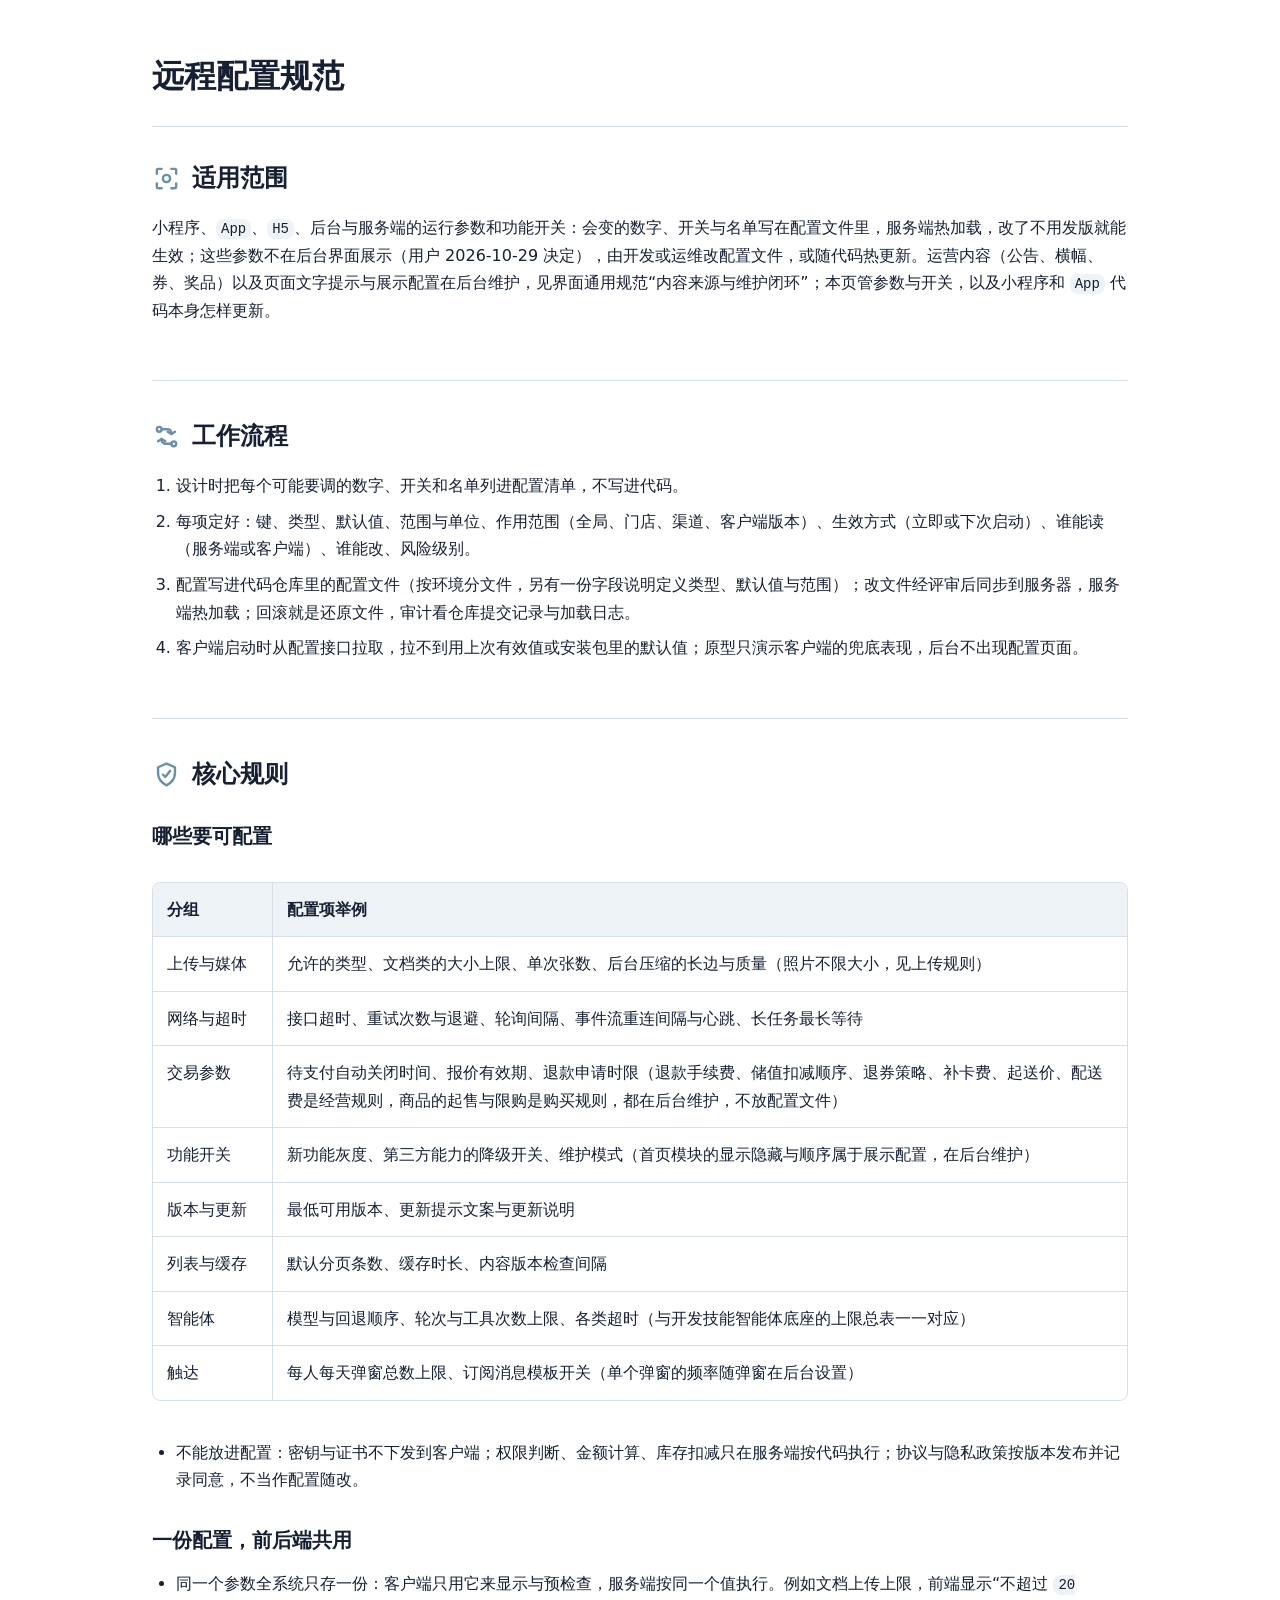
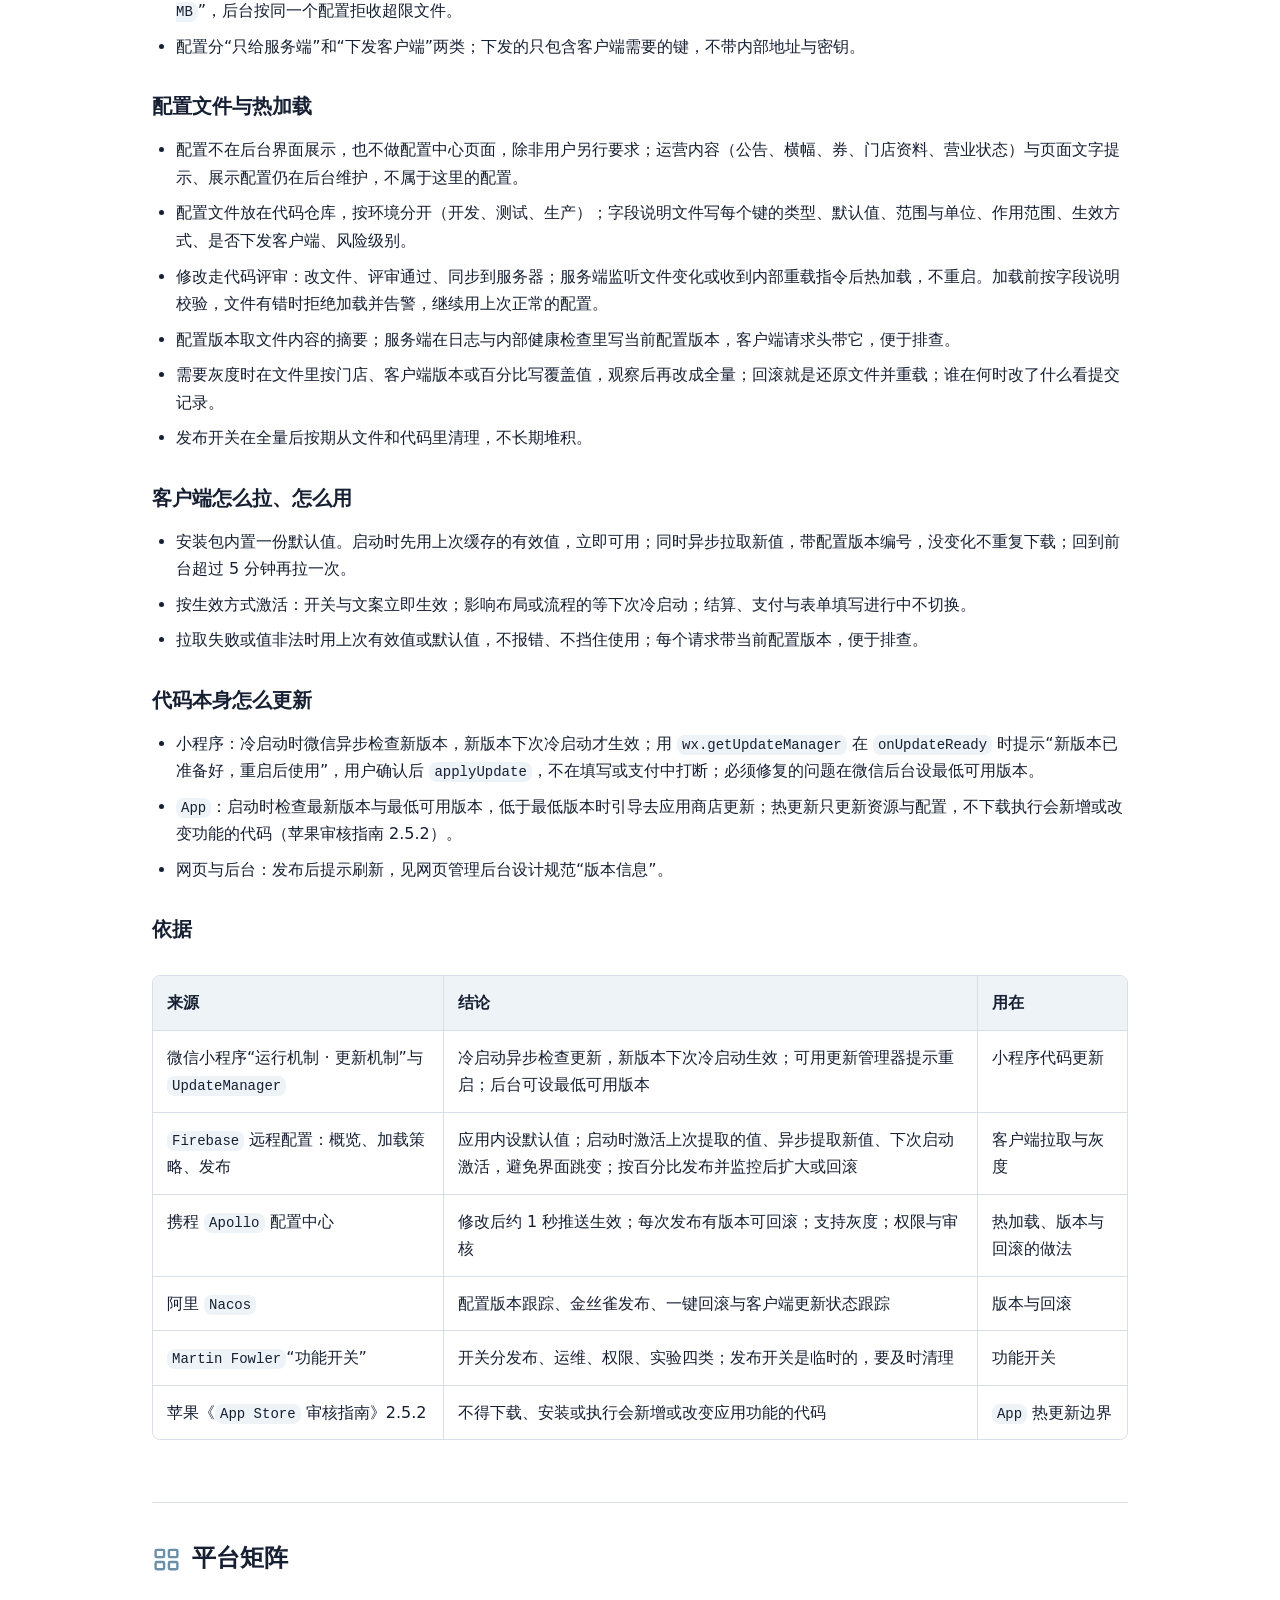
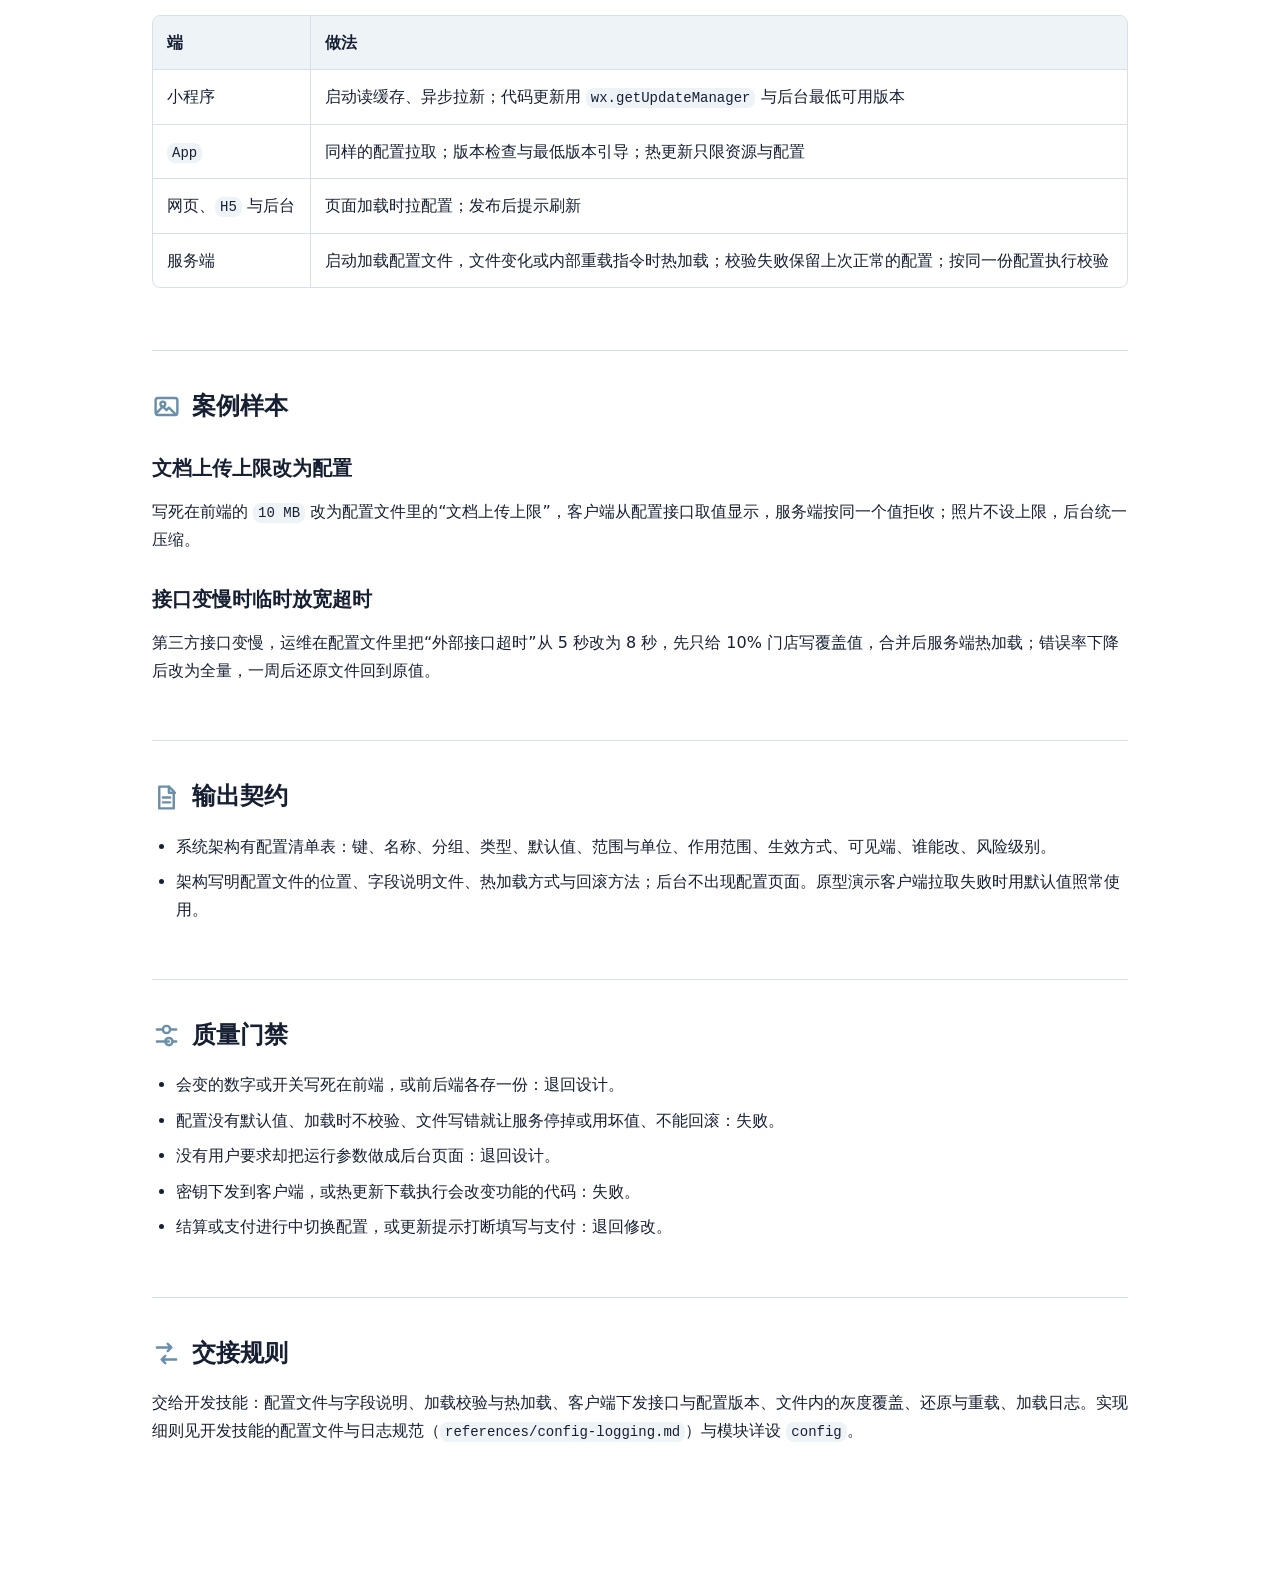
<file: references/config-design.html>
<!doctype html>
<html lang="zh-CN">
<head>
  <meta charset="utf-8">
  <meta name="viewport" content="width=device-width, initial-scale=1">
  <title>远程配置规范</title>
  <link rel="stylesheet" href="guidelines.css">
</head>
<body>
<main id="main" aria-label="远程配置规范">
    <h1>远程配置规范</h1>
<!-- SECTION:scope:START id=scope data-rule-id=config-scope -->
<section id="scope" data-rule-id="config-scope" aria-labelledby="scope-heading">
<h2 id="scope-heading" class="section-heading"><svg class="icon-linear section-icon" viewBox="0 0 24 24" fill="none" stroke="currentColor" stroke-width="1.8" stroke-linecap="round" stroke-linejoin="round" aria-hidden="true" focusable="false"><path d="M4 8V5a1 1 0 0 1 1-1h3M16 4h3a1 1 0 0 1 1 1v3M20 16v3a1 1 0 0 1-1 1h-3M8 20H5a1 1 0 0 1-1-1v-3"/><circle cx="12" cy="12" r="3"/></svg><span>适用范围</span></h2>
<p>小程序、<code>App</code>、<code>H5</code>、后台与服务端的运行参数和功能开关：会变的数字、开关与名单写在配置文件里，服务端热加载，改了不用发版就能生效；这些参数不在后台界面展示（用户 2026-10-29 决定），由开发或运维改配置文件，或随代码热更新。运营内容（公告、横幅、券、奖品）以及页面文字提示与展示配置在后台维护，见界面通用规范“内容来源与维护闭环”；本页管参数与开关，以及小程序和 <code>App</code> 代码本身怎样更新。</p>
</section>
<!-- SECTION:scope:END -->

<!-- SECTION:workflow:START id=workflow data-rule-id=config-workflow -->
<section id="workflow" data-rule-id="config-workflow" aria-labelledby="workflow-heading">
<h2 id="workflow-heading" class="section-heading"><svg class="icon-linear section-icon" viewBox="0 0 24 24" fill="none" stroke="currentColor" stroke-width="1.8" stroke-linecap="round" stroke-linejoin="round" aria-hidden="true" focusable="false"><circle cx="6" cy="6" r="2"/><circle cx="18" cy="18" r="2"/><path d="M8 6h5a3 3 0 0 1 3 3v1M16 18h-5a3 3 0 0 1-3-3v-1"/><path d="m13 8 3 2 3-2M11 16l-3-2-3 2"/></svg><span>工作流程</span></h2>
<ol>
<li>设计时把每个可能要调的数字、开关和名单列进配置清单，不写进代码。</li>
<li>每项定好：键、类型、默认值、范围与单位、作用范围（全局、门店、渠道、客户端版本）、生效方式（立即或下次启动）、谁能读（服务端或客户端）、谁能改、风险级别。</li>
<li>配置写进代码仓库里的配置文件（按环境分文件，另有一份字段说明定义类型、默认值与范围）；改文件经评审后同步到服务器，服务端热加载；回滚就是还原文件，审计看仓库提交记录与加载日志。</li>
<li>客户端启动时从配置接口拉取，拉不到用上次有效值或安装包里的默认值；原型只演示客户端的兜底表现，后台不出现配置页面。</li>
</ol>
</section>
<!-- SECTION:workflow:END -->

<!-- SECTION:rules:START id=rules data-rule-id=config-rules -->
<section id="rules" data-rule-id="config-rules" aria-labelledby="rules-heading">
<h2 id="rules-heading" class="section-heading"><svg class="icon-linear section-icon" viewBox="0 0 24 24" fill="none" stroke="currentColor" stroke-width="1.8" stroke-linecap="round" stroke-linejoin="round" aria-hidden="true" focusable="false"><path d="M12 3 5 6v5c0 4.5 2.8 7.8 7 10 4.2-2.2 7-5.5 7-10V6l-7-3Z"/><path d="m9 12 2 2 4-5"/></svg><span>核心规则</span></h2>
<h3>哪些要可配置</h3>
<div class="table-wrap"><table><thead><tr><th>分组</th><th>配置项举例</th></tr></thead><tbody>
<tr><td>上传与媒体</td><td>允许的类型、文档类的大小上限、单次张数、后台压缩的长边与质量（照片不限大小，见上传规则）</td></tr>
<tr><td>网络与超时</td><td>接口超时、重试次数与退避、轮询间隔、事件流重连间隔与心跳、长任务最长等待</td></tr>
<tr><td>交易参数</td><td>待支付自动关闭时间、报价有效期、退款申请时限（退款手续费、储值扣减顺序、退券策略、补卡费、起送价、配送费是经营规则，商品的起售与限购是购买规则，都在后台维护，不放配置文件）</td></tr>
<tr><td>功能开关</td><td>新功能灰度、第三方能力的降级开关、维护模式（首页模块的显示隐藏与顺序属于展示配置，在后台维护）</td></tr>
<tr><td>版本与更新</td><td>最低可用版本、更新提示文案与更新说明</td></tr>
<tr><td>列表与缓存</td><td>默认分页条数、缓存时长、内容版本检查间隔</td></tr>
<tr><td>智能体</td><td>模型与回退顺序、轮次与工具次数上限、各类超时（与开发技能智能体底座的上限总表一一对应）</td></tr>
<tr><td>触达</td><td>每人每天弹窗总数上限、订阅消息模板开关（单个弹窗的频率随弹窗在后台设置）</td></tr>
</tbody></table></div>
<ul>
<li>不能放进配置：密钥与证书不下发到客户端；权限判断、金额计算、库存扣减只在服务端按代码执行；协议与隐私政策按版本发布并记录同意，不当作配置随改。</li>
</ul>
<h3>一份配置，前后端共用</h3>
<ul>
<li>同一个参数全系统只存一份：客户端只用它来显示与预检查，服务端按同一个值执行。例如文档上传上限，前端显示“不超过 <code>20 MB</code>”，后台按同一个配置拒收超限文件。</li>
<li>配置分“只给服务端”和“下发客户端”两类；下发的只包含客户端需要的键，不带内部地址与密钥。</li>
</ul>
<h3>配置文件与热加载</h3>
<ul>
<li>配置不在后台界面展示，也不做配置中心页面，除非用户另行要求；运营内容（公告、横幅、券、门店资料、营业状态）与页面文字提示、展示配置仍在后台维护，不属于这里的配置。</li>
<li>配置文件放在代码仓库，按环境分开（开发、测试、生产）；字段说明文件写每个键的类型、默认值、范围与单位、作用范围、生效方式、是否下发客户端、风险级别。</li>
<li>修改走代码评审：改文件、评审通过、同步到服务器；服务端监听文件变化或收到内部重载指令后热加载，不重启。加载前按字段说明校验，文件有错时拒绝加载并告警，继续用上次正常的配置。</li>
<li>配置版本取文件内容的摘要；服务端在日志与内部健康检查里写当前配置版本，客户端请求头带它，便于排查。</li>
<li>需要灰度时在文件里按门店、客户端版本或百分比写覆盖值，观察后再改成全量；回滚就是还原文件并重载；谁在何时改了什么看提交记录。</li>
<li>发布开关在全量后按期从文件和代码里清理，不长期堆积。</li>
</ul>
<h3>客户端怎么拉、怎么用</h3>
<ul>
<li>安装包内置一份默认值。启动时先用上次缓存的有效值，立即可用；同时异步拉取新值，带配置版本编号，没变化不重复下载；回到前台超过 5 分钟再拉一次。</li>
<li>按生效方式激活：开关与文案立即生效；影响布局或流程的等下次冷启动；结算、支付与表单填写进行中不切换。</li>
<li>拉取失败或值非法时用上次有效值或默认值，不报错、不挡住使用；每个请求带当前配置版本，便于排查。</li>
</ul>
<h3>代码本身怎么更新</h3>
<ul>
<li>小程序：冷启动时微信异步检查新版本，新版本下次冷启动才生效；用 <code>wx.getUpdateManager</code> 在 <code>onUpdateReady</code> 时提示“新版本已准备好，重启后使用”，用户确认后 <code>applyUpdate</code>，不在填写或支付中打断；必须修复的问题在微信后台设最低可用版本。</li>
<li><code>App</code>：启动时检查最新版本与最低可用版本，低于最低版本时引导去应用商店更新；热更新只更新资源与配置，不下载执行会新增或改变功能的代码（苹果审核指南 2.5.2）。</li>
<li>网页与后台：发布后提示刷新，见网页管理后台设计规范“版本信息”。</li>
</ul>
<h3>依据</h3>
<div class="table-wrap"><table><thead><tr><th>来源</th><th>结论</th><th>用在</th></tr></thead><tbody>
<tr><td>微信小程序“运行机制 · 更新机制”与 <code>UpdateManager</code></td><td>冷启动异步检查更新，新版本下次冷启动生效；可用更新管理器提示重启；后台可设最低可用版本</td><td>小程序代码更新</td></tr>
<tr><td><code>Firebase</code> 远程配置：概览、加载策略、发布</td><td>应用内设默认值；启动时激活上次提取的值、异步提取新值、下次启动激活，避免界面跳变；按百分比发布并监控后扩大或回滚</td><td>客户端拉取与灰度</td></tr>
<tr><td>携程 <code>Apollo</code> 配置中心</td><td>修改后约 1 秒推送生效；每次发布有版本可回滚；支持灰度；权限与审核</td><td>热加载、版本与回滚的做法</td></tr>
<tr><td>阿里 <code>Nacos</code></td><td>配置版本跟踪、金丝雀发布、一键回滚与客户端更新状态跟踪</td><td>版本与回滚</td></tr>
<tr><td><code>Martin Fowler</code>“功能开关”</td><td>开关分发布、运维、权限、实验四类；发布开关是临时的，要及时清理</td><td>功能开关</td></tr>
<tr><td>苹果《<code>App Store</code> 审核指南》2.5.2</td><td>不得下载、安装或执行会新增或改变应用功能的代码</td><td><code>App</code> 热更新边界</td></tr>
</tbody></table></div>
</section>
<!-- SECTION:rules:END -->

<!-- SECTION:platform-matrix:START id=platform-matrix data-rule-id=config-platform-matrix -->
<section id="platform-matrix" data-rule-id="config-platform-matrix" aria-labelledby="platform-matrix-heading">
<h2 id="platform-matrix-heading" class="section-heading"><svg class="icon-linear section-icon" viewBox="0 0 24 24" fill="none" stroke="currentColor" stroke-width="1.8" stroke-linecap="round" stroke-linejoin="round" aria-hidden="true" focusable="false"><rect x="3" y="4" width="7" height="6" rx="1"/><rect x="14" y="4" width="7" height="6" rx="1"/><rect x="3" y="14" width="7" height="6" rx="1"/><rect x="14" y="14" width="7" height="6" rx="1"/></svg><span>平台矩阵</span></h2>
<div class="table-wrap"><table><thead><tr><th>端</th><th>做法</th></tr></thead><tbody>
<tr><td>小程序</td><td>启动读缓存、异步拉新；代码更新用 <code>wx.getUpdateManager</code> 与后台最低可用版本</td></tr>
<tr><td><code>App</code></td><td>同样的配置拉取；版本检查与最低版本引导；热更新只限资源与配置</td></tr>
<tr><td>网页、<code>H5</code> 与后台</td><td>页面加载时拉配置；发布后提示刷新</td></tr>
<tr><td>服务端</td><td>启动加载配置文件，文件变化或内部重载指令时热加载；校验失败保留上次正常的配置；按同一份配置执行校验</td></tr>
</tbody></table></div>
</section>
<!-- SECTION:platform-matrix:END -->

<!-- SECTION:examples:START id=examples data-rule-id=config-examples -->
<section id="examples" data-rule-id="config-examples" aria-labelledby="examples-heading">
<h2 id="examples-heading" class="section-heading"><svg class="icon-linear section-icon" viewBox="0 0 24 24" fill="none" stroke="currentColor" stroke-width="1.8" stroke-linecap="round" stroke-linejoin="round" aria-hidden="true" focusable="false"><rect x="3" y="5" width="18" height="14" rx="2"/><circle cx="9" cy="10" r="2"/><path d="m4 17 5-5 3 3 2-2 6 6"/></svg><span>案例样本</span></h2>
<h3>文档上传上限改为配置</h3>
<p>写死在前端的 <code>10 MB</code> 改为配置文件里的“文档上传上限”，客户端从配置接口取值显示，服务端按同一个值拒收；照片不设上限，后台统一压缩。</p>
<h3>接口变慢时临时放宽超时</h3>
<p>第三方接口变慢，运维在配置文件里把“外部接口超时”从 5 秒改为 8 秒，先只给 10% 门店写覆盖值，合并后服务端热加载；错误率下降后改为全量，一周后还原文件回到原值。</p>
</section>
<!-- SECTION:examples:END -->

<!-- SECTION:output-contract:START id=output-contract data-rule-id=config-output-contract -->
<section id="output-contract" data-rule-id="config-output-contract" aria-labelledby="output-contract-heading">
<h2 id="output-contract-heading" class="section-heading"><svg class="icon-linear section-icon" viewBox="0 0 24 24" fill="none" stroke="currentColor" stroke-width="1.8" stroke-linecap="round" stroke-linejoin="round" aria-hidden="true" focusable="false"><path d="M6 3h8l4 4v14H6z"/><path d="M14 3v5h5M9 12h6M9 16h6"/></svg><span>输出契约</span></h2>
<ul>
<li>系统架构有配置清单表：键、名称、分组、类型、默认值、范围与单位、作用范围、生效方式、可见端、谁能改、风险级别。</li>
<li>架构写明配置文件的位置、字段说明文件、热加载方式与回滚方法；后台不出现配置页面。原型演示客户端拉取失败时用默认值照常使用。</li>
</ul>
</section>
<!-- SECTION:output-contract:END -->

<!-- SECTION:quality-gates:START id=quality-gates data-rule-id=config-quality-gates -->
<section id="quality-gates" data-rule-id="config-quality-gates" aria-labelledby="quality-gates-heading">
<h2 id="quality-gates-heading" class="section-heading"><svg class="icon-linear section-icon" viewBox="0 0 24 24" fill="none" stroke="currentColor" stroke-width="1.8" stroke-linecap="round" stroke-linejoin="round" aria-hidden="true" focusable="false"><path d="M4 7h5M15 7h5M9 7a3 3 0 1 0 6 0 3 3 0 0 0-6 0ZM4 17h10M18 17h2M14 14a3 3 0 1 0 0 6 3 3 0 0 0 0-6Z"/></svg><span>质量门禁</span></h2>
<ul>
<li>会变的数字或开关写死在前端，或前后端各存一份：退回设计。</li>
<li>配置没有默认值、加载时不校验、文件写错就让服务停掉或用坏值、不能回滚：失败。</li>
<li>没有用户要求却把运行参数做成后台页面：退回设计。</li>
<li>密钥下发到客户端，或热更新下载执行会改变功能的代码：失败。</li>
<li>结算或支付进行中切换配置，或更新提示打断填写与支付：退回修改。</li>
</ul>
</section>
<!-- SECTION:quality-gates:END -->

<!-- SECTION:handoff:START id=handoff data-rule-id=config-handoff -->
<section id="handoff" data-rule-id="config-handoff" aria-labelledby="handoff-heading">
<h2 id="handoff-heading" class="section-heading"><svg class="icon-linear section-icon" viewBox="0 0 24 24" fill="none" stroke="currentColor" stroke-width="1.8" stroke-linecap="round" stroke-linejoin="round" aria-hidden="true" focusable="false"><path d="M4 7h12M13 4l3 3-3 3M20 17H8M11 14l-3 3 3 3"/></svg><span>交接规则</span></h2>
<p>交给开发技能：配置文件与字段说明、加载校验与热加载、客户端下发接口与配置版本、文件内的灰度覆盖、还原与重载、加载日志。实现细则见开发技能的配置文件与日志规范（<code>references/config-logging.md</code>）与模块详设 <code>config</code>。</p>
</section>
<!-- SECTION:handoff:END -->

</main>
</body>
</html>
</file>
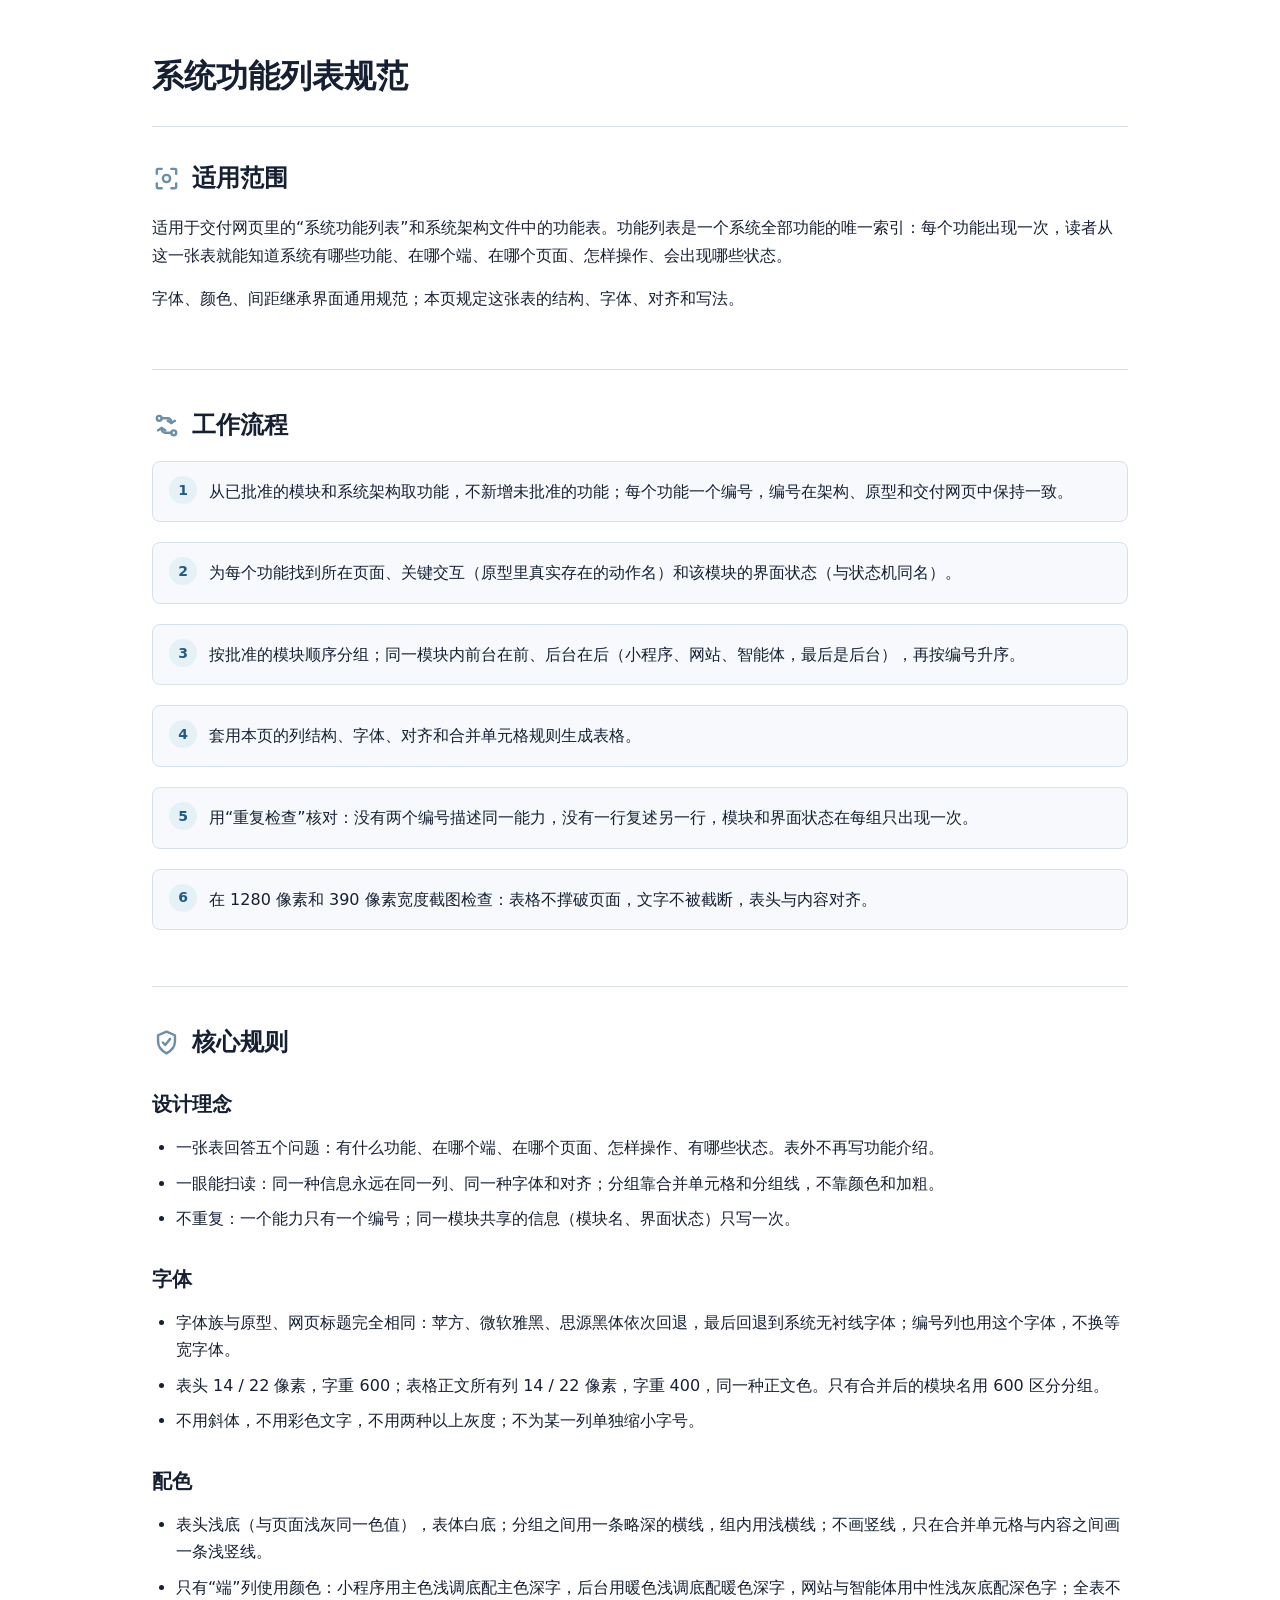
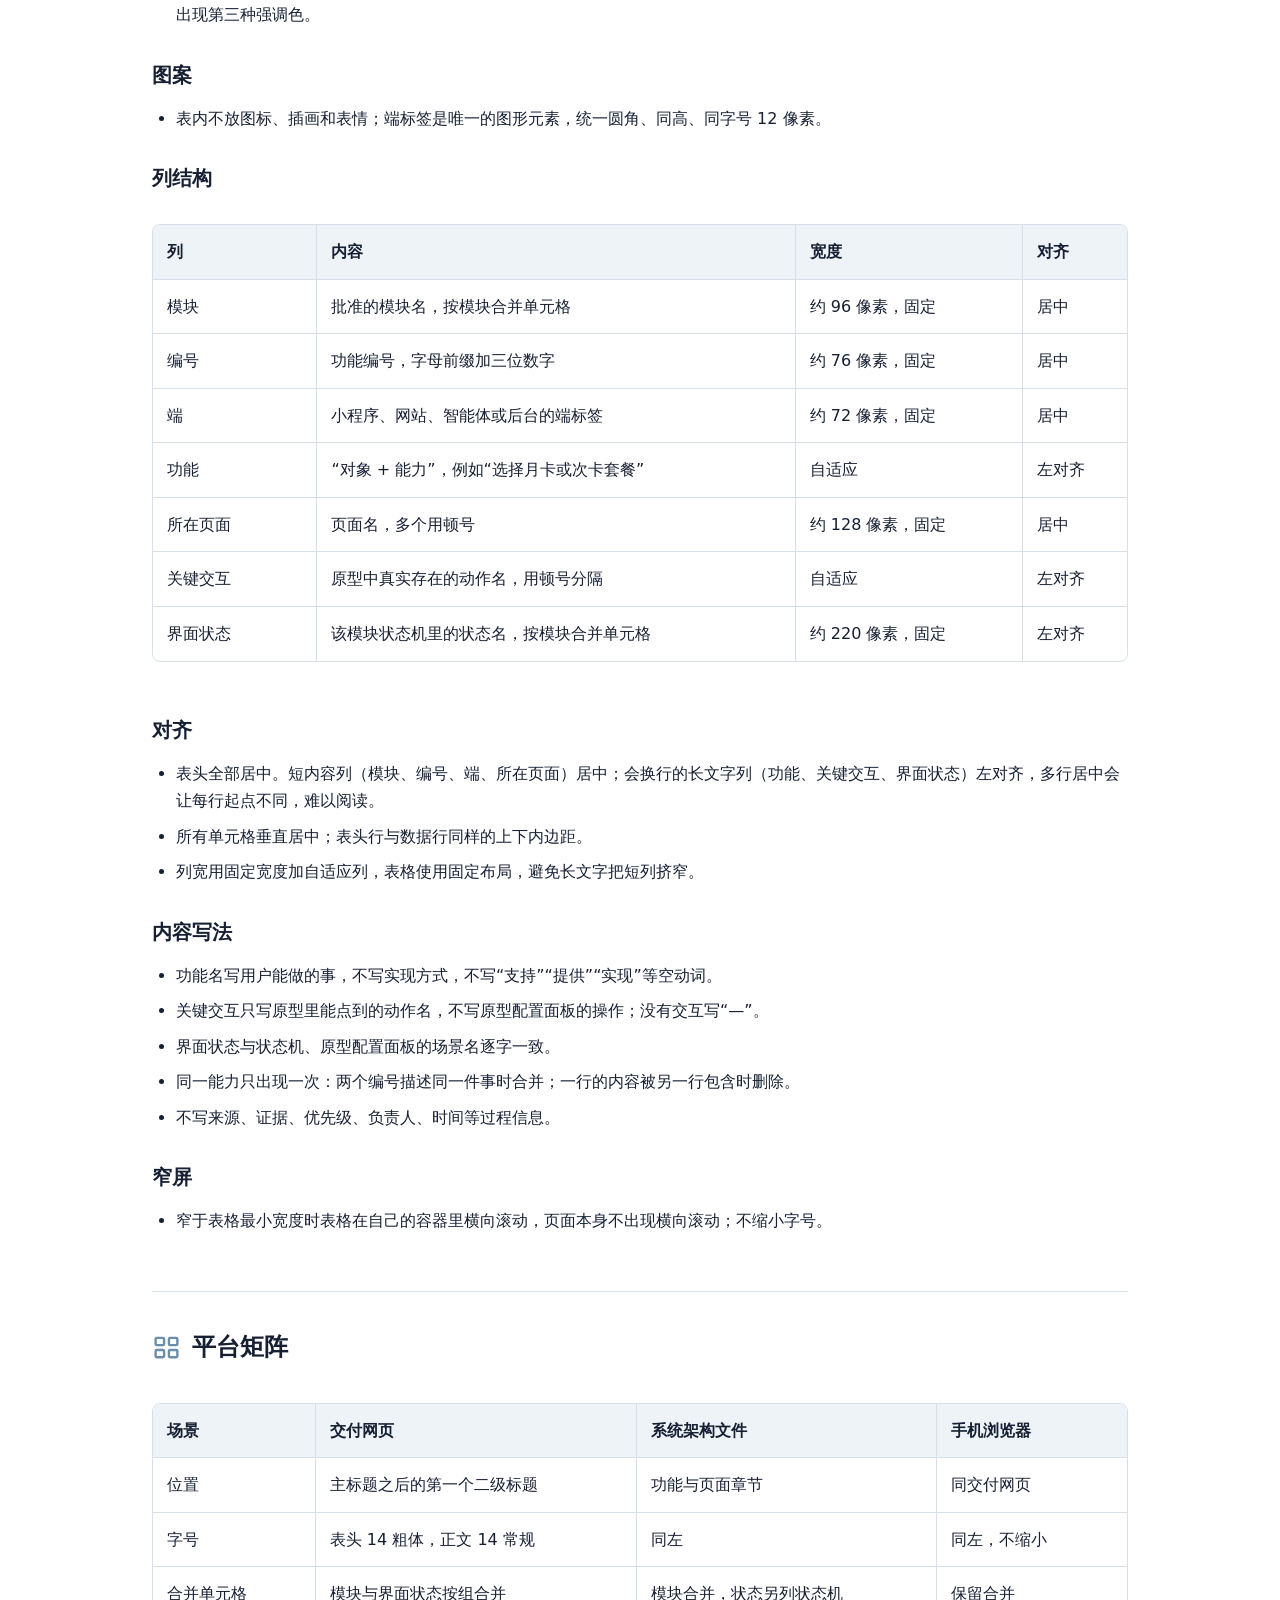
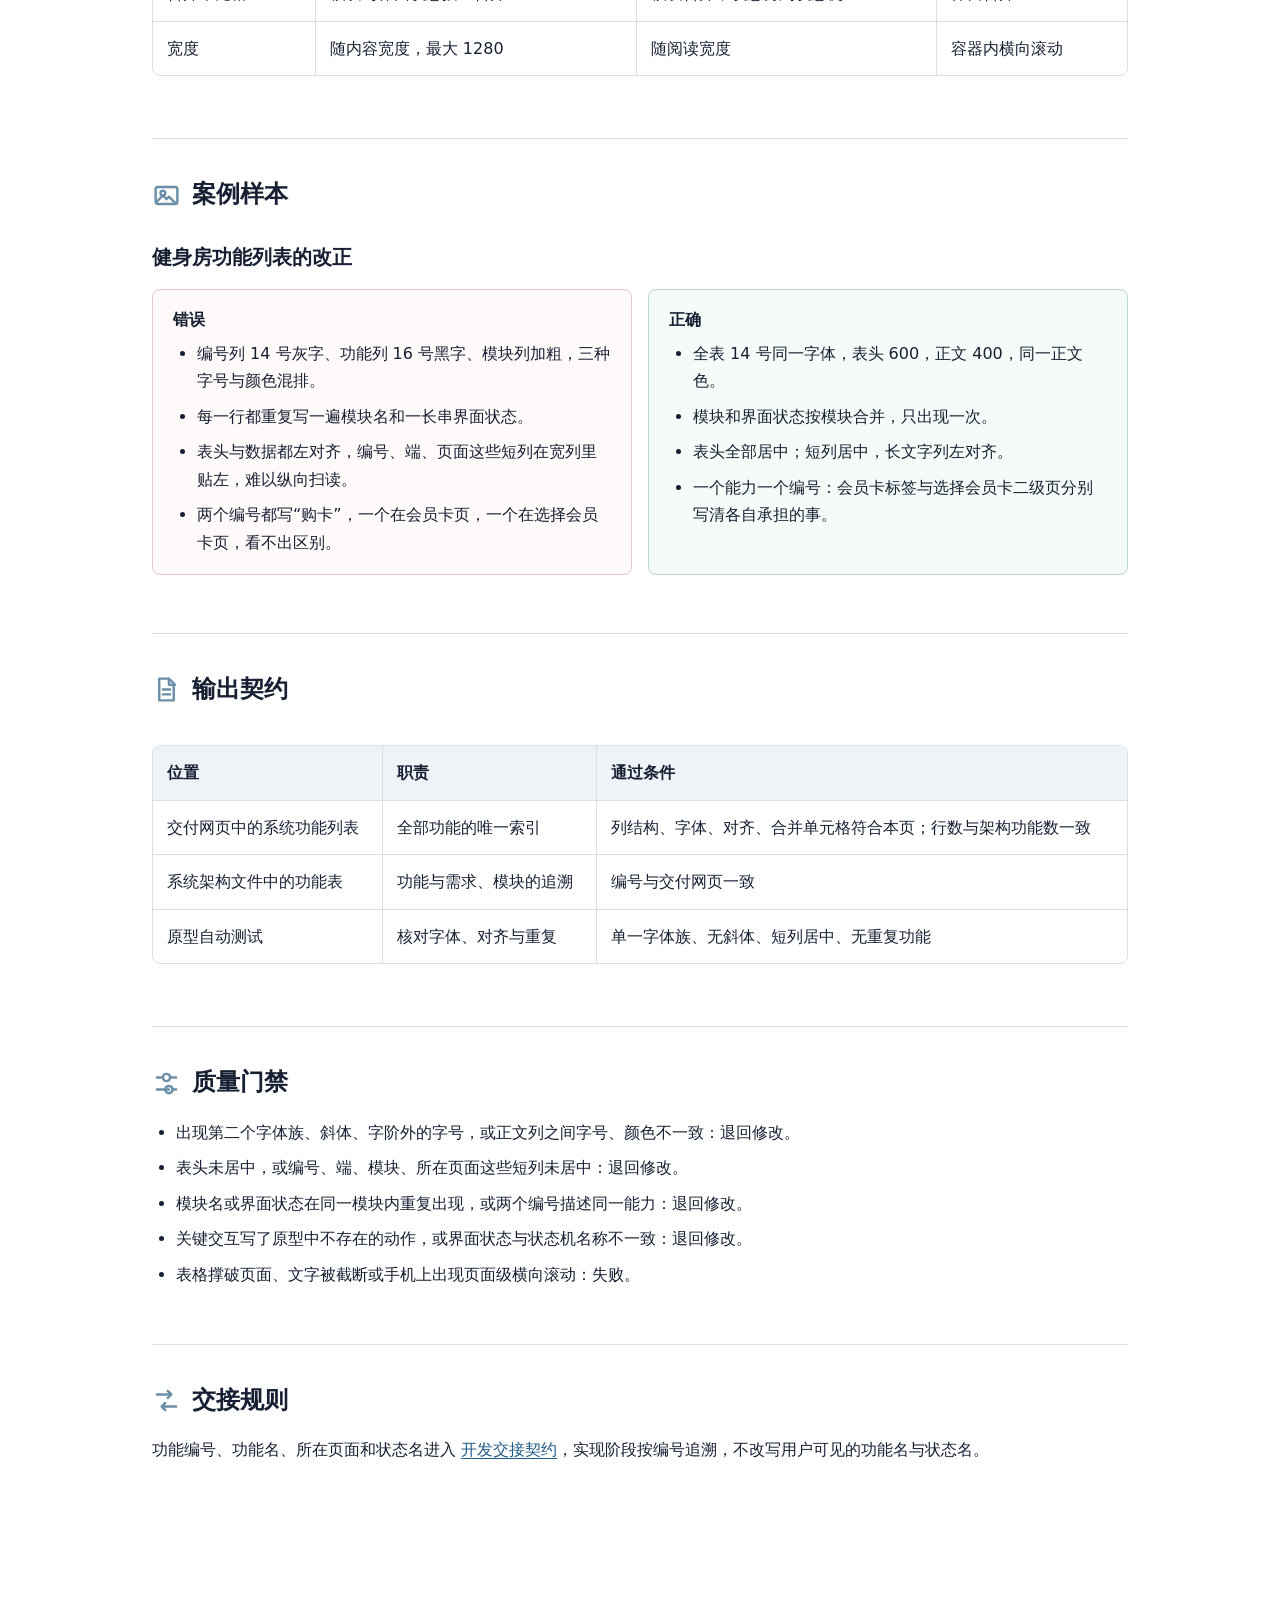
<file: references/function-list-design.html>
<!doctype html>
<html lang="zh-CN">
<head>
  <meta charset="utf-8">
  <meta name="viewport" content="width=device-width, initial-scale=1">
  <title>系统功能列表规范</title>
  <link rel="stylesheet" href="guidelines.css">
</head>
<body>
<main id="main" aria-label="系统功能列表规范">
    <h1>系统功能列表规范</h1>
<!-- SECTION:scope:START id=scope data-rule-id=flist-scope -->
<section id="scope" data-rule-id="flist-scope" aria-labelledby="scope-heading">
<h2 id="scope-heading" class="section-heading"><svg class="icon-linear section-icon" viewBox="0 0 24 24" fill="none" stroke="currentColor" stroke-width="1.8" stroke-linecap="round" stroke-linejoin="round" aria-hidden="true" focusable="false"><path d="M4 8V5a1 1 0 0 1 1-1h3M16 4h3a1 1 0 0 1 1 1v3M20 16v3a1 1 0 0 1-1 1h-3M8 20H5a1 1 0 0 1-1-1v-3"/><circle cx="12" cy="12" r="3"/></svg><span>适用范围</span></h2>
<p>适用于交付网页里的“系统功能列表”和系统架构文件中的功能表。功能列表是一个系统全部功能的唯一索引：每个功能出现一次，读者从这一张表就能知道系统有哪些功能、在哪个端、在哪个页面、怎样操作、会出现哪些状态。</p>
<p>字体、颜色、间距继承界面通用规范；本页规定这张表的结构、字体、对齐和写法。</p>
</section>
<!-- SECTION:scope:END -->

<!-- SECTION:workflow:START id=workflow data-rule-id=flist-workflow -->
<section id="workflow" data-rule-id="flist-workflow" aria-labelledby="workflow-heading">
<h2 id="workflow-heading" class="section-heading"><svg class="icon-linear section-icon" viewBox="0 0 24 24" fill="none" stroke="currentColor" stroke-width="1.8" stroke-linecap="round" stroke-linejoin="round" aria-hidden="true" focusable="false"><circle cx="6" cy="6" r="2"/><circle cx="18" cy="18" r="2"/><path d="M8 6h5a3 3 0 0 1 3 3v1M16 18h-5a3 3 0 0 1-3-3v-1"/><path d="m13 8 3 2 3-2M11 16l-3-2-3 2"/></svg><span>工作流程</span></h2>
<ol class="steps">
<li>从已批准的模块和系统架构取功能，不新增未批准的功能；每个功能一个编号，编号在架构、原型和交付网页中保持一致。</li>
<li>为每个功能找到所在页面、关键交互（原型里真实存在的动作名）和该模块的界面状态（与状态机同名）。</li>
<li>按批准的模块顺序分组；同一模块内前台在前、后台在后（小程序、网站、智能体，最后是后台），再按编号升序。</li>
<li>套用本页的列结构、字体、对齐和合并单元格规则生成表格。</li>
<li>用“重复检查”核对：没有两个编号描述同一能力，没有一行复述另一行，模块和界面状态在每组只出现一次。</li>
<li>在 1280 像素和 390 像素宽度截图检查：表格不撑破页面，文字不被截断，表头与内容对齐。</li>
</ol>
</section>
<!-- SECTION:workflow:END -->

<!-- SECTION:rules:START id=rules data-rule-id=flist-rules -->
<section id="rules" data-rule-id="flist-rules" aria-labelledby="rules-heading">
<h2 id="rules-heading" class="section-heading"><svg class="icon-linear section-icon" viewBox="0 0 24 24" fill="none" stroke="currentColor" stroke-width="1.8" stroke-linecap="round" stroke-linejoin="round" aria-hidden="true" focusable="false"><path d="M12 3 5 6v5c0 4.5 2.8 7.8 7 10 4.2-2.2 7-5.5 7-10V6l-7-3Z"/><path d="m9 12 2 2 4-5"/></svg><span>核心规则</span></h2>
<h3>设计理念</h3>
<ul>
<li>一张表回答五个问题：有什么功能、在哪个端、在哪个页面、怎样操作、有哪些状态。表外不再写功能介绍。</li>
<li>一眼能扫读：同一种信息永远在同一列、同一种字体和对齐；分组靠合并单元格和分组线，不靠颜色和加粗。</li>
<li>不重复：一个能力只有一个编号；同一模块共享的信息（模块名、界面状态）只写一次。</li>
</ul>
<h3>字体</h3>
<ul>
<li>字体族与原型、网页标题完全相同：苹方、微软雅黑、思源黑体依次回退，最后回退到系统无衬线字体；编号列也用这个字体，不换等宽字体。</li>
<li>表头 14 / 22 像素，字重 600；表格正文所有列 14 / 22 像素，字重 400，同一种正文色。只有合并后的模块名用 600 区分分组。</li>
<li>不用斜体，不用彩色文字，不用两种以上灰度；不为某一列单独缩小字号。</li>
</ul>
<h3>配色</h3>
<ul>
<li>表头浅底（与页面浅灰同一色值），表体白底；分组之间用一条略深的横线，组内用浅横线；不画竖线，只在合并单元格与内容之间画一条浅竖线。</li>
<li>只有“端”列使用颜色：小程序用主色浅调底配主色深字，后台用暖色浅调底配暖色深字，网站与智能体用中性浅灰底配深色字；全表不出现第三种强调色。</li>
</ul>
<h3>图案</h3>
<ul>
<li>表内不放图标、插画和表情；端标签是唯一的图形元素，统一圆角、同高、同字号 12 像素。</li>
</ul>
<h3>列结构</h3>
<div class="table-wrap"><table><thead><tr><th>列</th><th>内容</th><th>宽度</th><th>对齐</th></tr></thead><tbody><tr><td>模块</td><td>批准的模块名，按模块合并单元格</td><td>约 96 像素，固定</td><td>居中</td></tr><tr><td>编号</td><td>功能编号，字母前缀加三位数字</td><td>约 76 像素，固定</td><td>居中</td></tr><tr><td>端</td><td>小程序、网站、智能体或后台的端标签</td><td>约 72 像素，固定</td><td>居中</td></tr><tr><td>功能</td><td>“对象 + 能力”，例如“选择月卡或次卡套餐”</td><td>自适应</td><td>左对齐</td></tr><tr><td>所在页面</td><td>页面名，多个用顿号</td><td>约 128 像素，固定</td><td>居中</td></tr><tr><td>关键交互</td><td>原型中真实存在的动作名，用顿号分隔</td><td>自适应</td><td>左对齐</td></tr><tr><td>界面状态</td><td>该模块状态机里的状态名，按模块合并单元格</td><td>约 220 像素，固定</td><td>左对齐</td></tr></tbody></table></div>
<h3>对齐</h3>
<ul>
<li>表头全部居中。短内容列（模块、编号、端、所在页面）居中；会换行的长文字列（功能、关键交互、界面状态）左对齐，多行居中会让每行起点不同，难以阅读。</li>
<li>所有单元格垂直居中；表头行与数据行同样的上下内边距。</li>
<li>列宽用固定宽度加自适应列，表格使用固定布局，避免长文字把短列挤窄。</li>
</ul>
<h3>内容写法</h3>
<ul>
<li>功能名写用户能做的事，不写实现方式，不写“支持”“提供”“实现”等空动词。</li>
<li>关键交互只写原型里能点到的动作名，不写原型配置面板的操作；没有交互写“—”。</li>
<li>界面状态与状态机、原型配置面板的场景名逐字一致。</li>
<li>同一能力只出现一次：两个编号描述同一件事时合并；一行的内容被另一行包含时删除。</li>
<li>不写来源、证据、优先级、负责人、时间等过程信息。</li>
</ul>
<h3>窄屏</h3>
<ul>
<li>窄于表格最小宽度时表格在自己的容器里横向滚动，页面本身不出现横向滚动；不缩小字号。</li>
</ul>
</section>
<!-- SECTION:rules:END -->

<!-- SECTION:platform-matrix:START id=platform-matrix data-rule-id=flist-platform-matrix -->
<section id="platform-matrix" data-rule-id="flist-platform-matrix" aria-labelledby="platform-matrix-heading">
<h2 id="platform-matrix-heading" class="section-heading"><svg class="icon-linear section-icon" viewBox="0 0 24 24" fill="none" stroke="currentColor" stroke-width="1.8" stroke-linecap="round" stroke-linejoin="round" aria-hidden="true" focusable="false"><rect x="3" y="4" width="7" height="6" rx="1"/><rect x="14" y="4" width="7" height="6" rx="1"/><rect x="3" y="14" width="7" height="6" rx="1"/><rect x="14" y="14" width="7" height="6" rx="1"/></svg><span>平台矩阵</span></h2>
<div class="table-wrap"><table><thead><tr><th>场景</th><th>交付网页</th><th>系统架构文件</th><th>手机浏览器</th></tr></thead><tbody><tr><td>位置</td><td>主标题之后的第一个二级标题</td><td>功能与页面章节</td><td>同交付网页</td></tr><tr><td>字号</td><td>表头 14 粗体，正文 14 常规</td><td>同左</td><td>同左，不缩小</td></tr><tr><td>合并单元格</td><td>模块与界面状态按组合并</td><td>模块合并，状态另列状态机</td><td>保留合并</td></tr><tr><td>宽度</td><td>随内容宽度，最大 1280</td><td>随阅读宽度</td><td>容器内横向滚动</td></tr></tbody></table></div>
</section>
<!-- SECTION:platform-matrix:END -->

<!-- SECTION:examples:START id=examples data-rule-id=flist-examples -->
<section id="examples" data-rule-id="flist-examples" aria-labelledby="examples-heading">
<h2 id="examples-heading" class="section-heading"><svg class="icon-linear section-icon" viewBox="0 0 24 24" fill="none" stroke="currentColor" stroke-width="1.8" stroke-linecap="round" stroke-linejoin="round" aria-hidden="true" focusable="false"><rect x="3" y="5" width="18" height="14" rx="2"/><circle cx="9" cy="10" r="2"/><path d="m4 17 5-5 3 3 2-2 6 6"/></svg><span>案例样本</span></h2>
<h3>健身房功能列表的改正</h3>
<div class="pair"><div class="wrong"><h4>错误</h4><ul>
<li>编号列 14 号灰字、功能列 16 号黑字、模块列加粗，三种字号与颜色混排。</li>
<li>每一行都重复写一遍模块名和一长串界面状态。</li>
<li>表头与数据都左对齐，编号、端、页面这些短列在宽列里贴左，难以纵向扫读。</li>
<li>两个编号都写“购卡”，一个在会员卡页，一个在选择会员卡页，看不出区别。</li>
</ul></div><div class="right"><h4>正确</h4><ul>
<li>全表 14 号同一字体，表头 600，正文 400，同一正文色。</li>
<li>模块和界面状态按模块合并，只出现一次。</li>
<li>表头全部居中；短列居中，长文字列左对齐。</li>
<li>一个能力一个编号：会员卡标签与选择会员卡二级页分别写清各自承担的事。</li>
</ul></div></div>
</section>
<!-- SECTION:examples:END -->

<!-- SECTION:output-contract:START id=output-contract data-rule-id=flist-output-contract -->
<section id="output-contract" data-rule-id="flist-output-contract" aria-labelledby="output-contract-heading">
<h2 id="output-contract-heading" class="section-heading"><svg class="icon-linear section-icon" viewBox="0 0 24 24" fill="none" stroke="currentColor" stroke-width="1.8" stroke-linecap="round" stroke-linejoin="round" aria-hidden="true" focusable="false"><path d="M6 3h8l4 4v14H6z"/><path d="M14 3v5h5M9 12h6M9 16h6"/></svg><span>输出契约</span></h2>
<div class="table-wrap"><table><thead><tr><th>位置</th><th>职责</th><th>通过条件</th></tr></thead><tbody><tr><td>交付网页中的系统功能列表</td><td>全部功能的唯一索引</td><td>列结构、字体、对齐、合并单元格符合本页；行数与架构功能数一致</td></tr><tr><td>系统架构文件中的功能表</td><td>功能与需求、模块的追溯</td><td>编号与交付网页一致</td></tr><tr><td>原型自动测试</td><td>核对字体、对齐与重复</td><td>单一字体族、无斜体、短列居中、无重复功能</td></tr></tbody></table></div>
</section>
<!-- SECTION:output-contract:END -->

<!-- SECTION:quality-gates:START id=quality-gates data-rule-id=flist-quality-gates -->
<section id="quality-gates" data-rule-id="flist-quality-gates" aria-labelledby="quality-gates-heading">
<h2 id="quality-gates-heading" class="section-heading"><svg class="icon-linear section-icon" viewBox="0 0 24 24" fill="none" stroke="currentColor" stroke-width="1.8" stroke-linecap="round" stroke-linejoin="round" aria-hidden="true" focusable="false"><path d="M4 7h5M15 7h5M9 7a3 3 0 1 0 6 0 3 3 0 0 0-6 0ZM4 17h10M18 17h2M14 14a3 3 0 1 0 0 6 3 3 0 0 0 0-6Z"/></svg><span>质量门禁</span></h2>
<ul>
<li>出现第二个字体族、斜体、字阶外的字号，或正文列之间字号、颜色不一致：退回修改。</li>
<li>表头未居中，或编号、端、模块、所在页面这些短列未居中：退回修改。</li>
<li>模块名或界面状态在同一模块内重复出现，或两个编号描述同一能力：退回修改。</li>
<li>关键交互写了原型中不存在的动作，或界面状态与状态机名称不一致：退回修改。</li>
<li>表格撑破页面、文字被截断或手机上出现页面级横向滚动：失败。</li>
</ul>
</section>
<!-- SECTION:quality-gates:END -->

<!-- SECTION:handoff:START id=handoff data-rule-id=flist-handoff -->
<section id="handoff" data-rule-id="flist-handoff" aria-labelledby="handoff-heading">
<h2 id="handoff-heading" class="section-heading"><svg class="icon-linear section-icon" viewBox="0 0 24 24" fill="none" stroke="currentColor" stroke-width="1.8" stroke-linecap="round" stroke-linejoin="round" aria-hidden="true" focusable="false"><path d="M4 7h12M13 4l3 3-3 3M20 17H8M11 14l-3 3 3 3"/></svg><span>交接规则</span></h2>
<p>功能编号、功能名、所在页面和状态名进入 <a href="handoff.md">开发交接契约</a>，实现阶段按编号追溯，不改写用户可见的功能名与状态名。</p>
</section>
<!-- SECTION:handoff:END -->

</main>
</body>
</html>
</file>
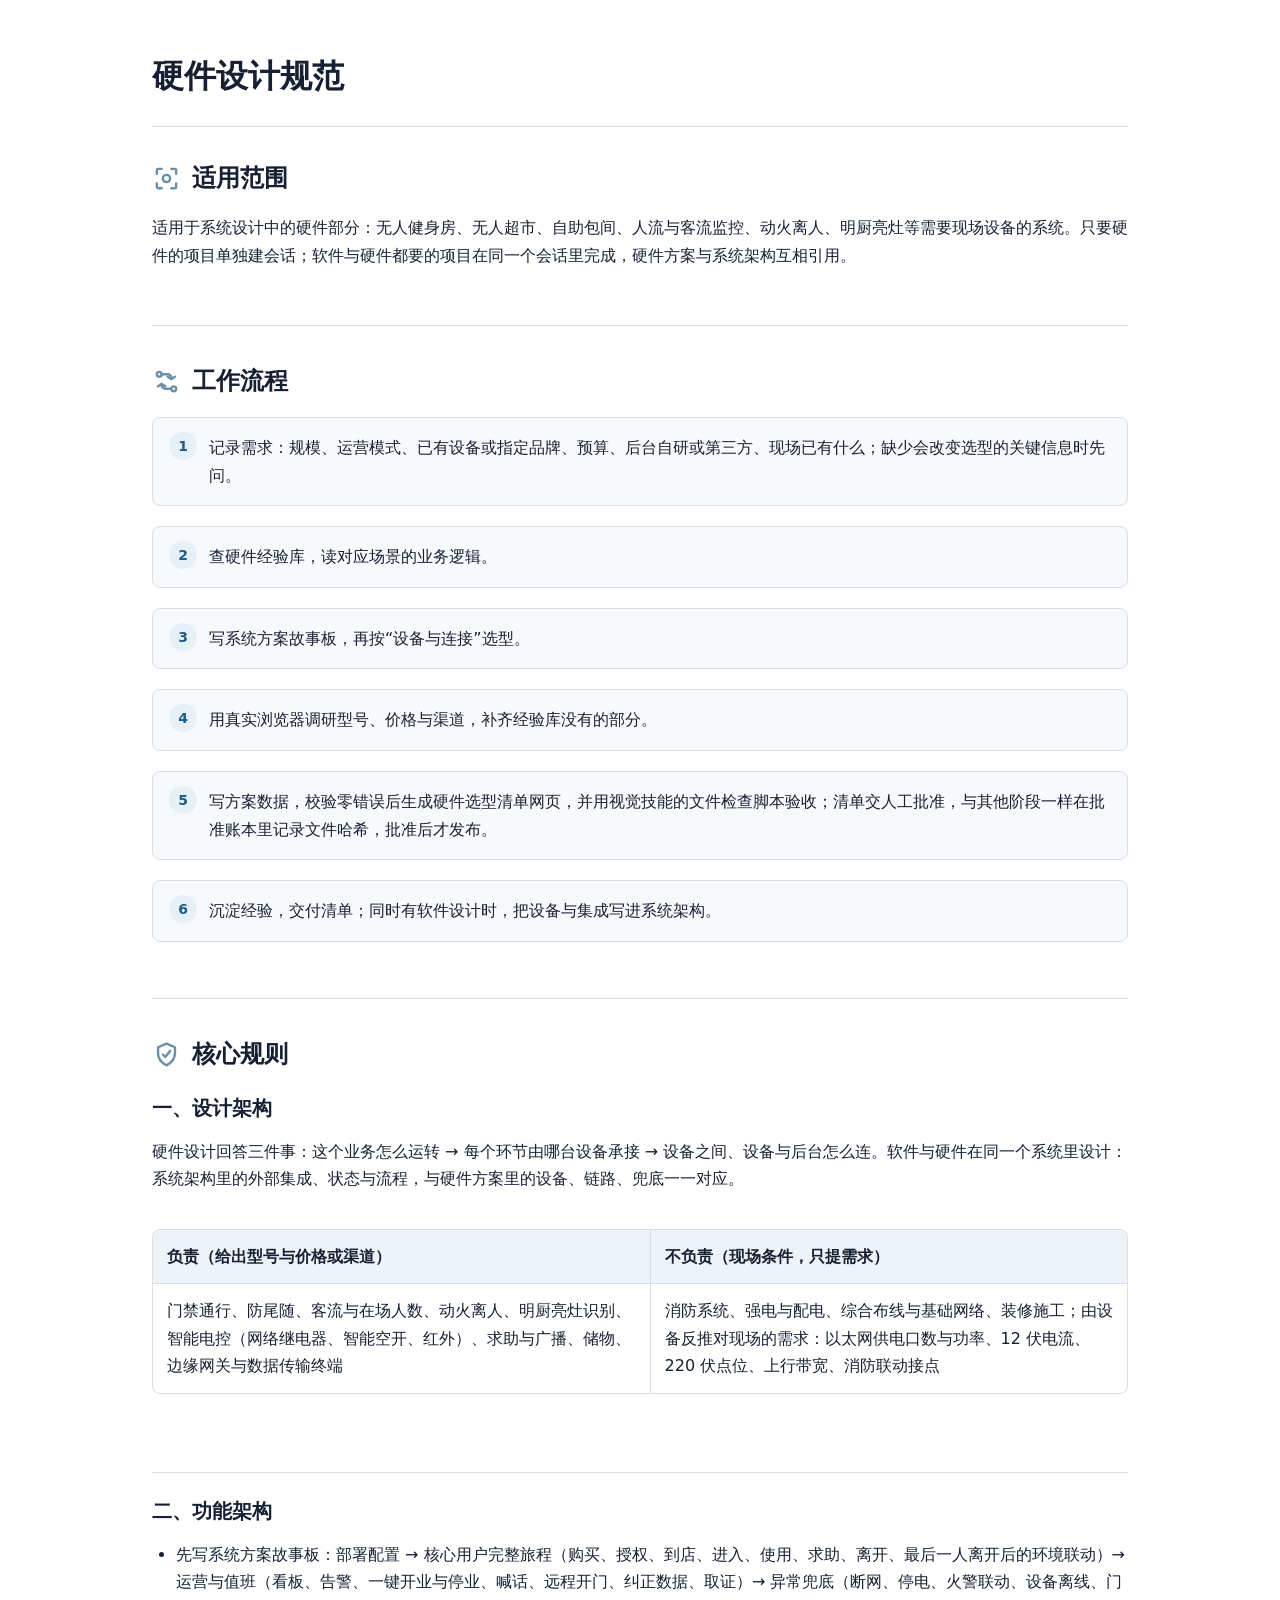
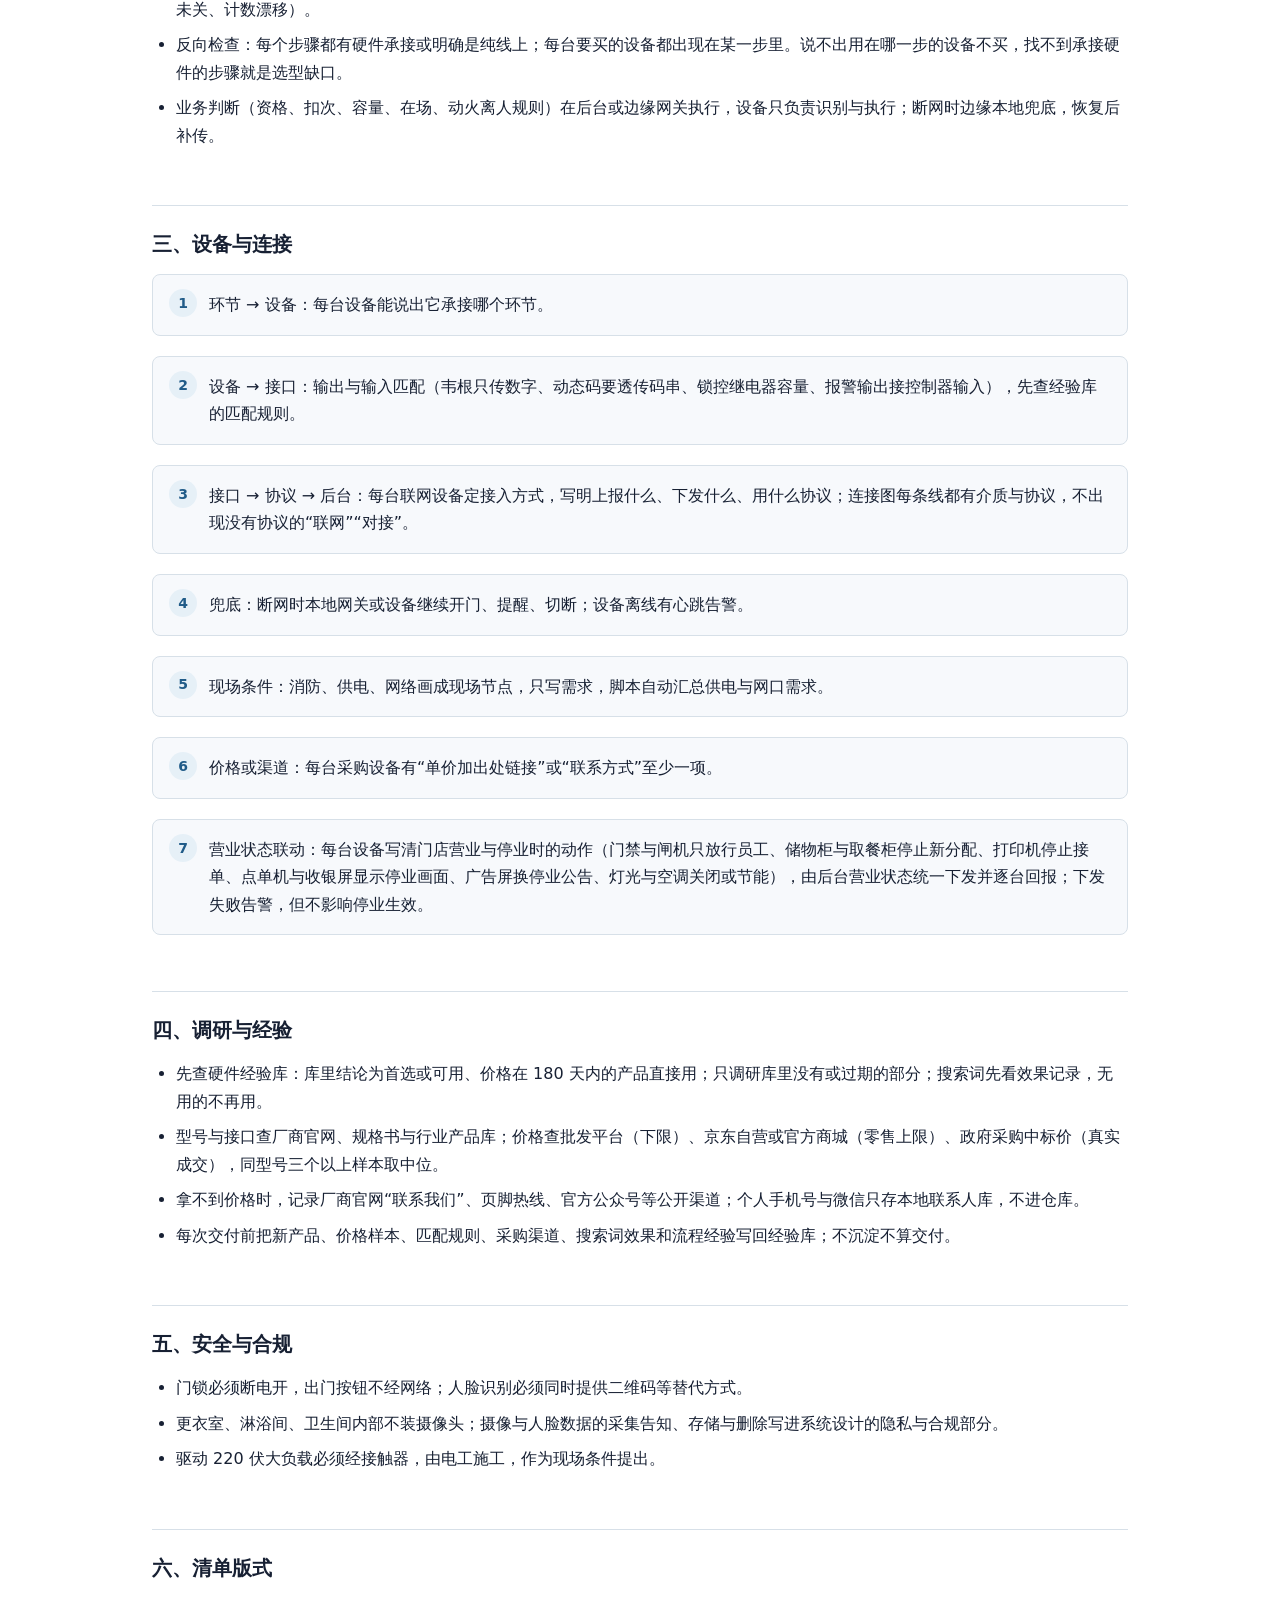
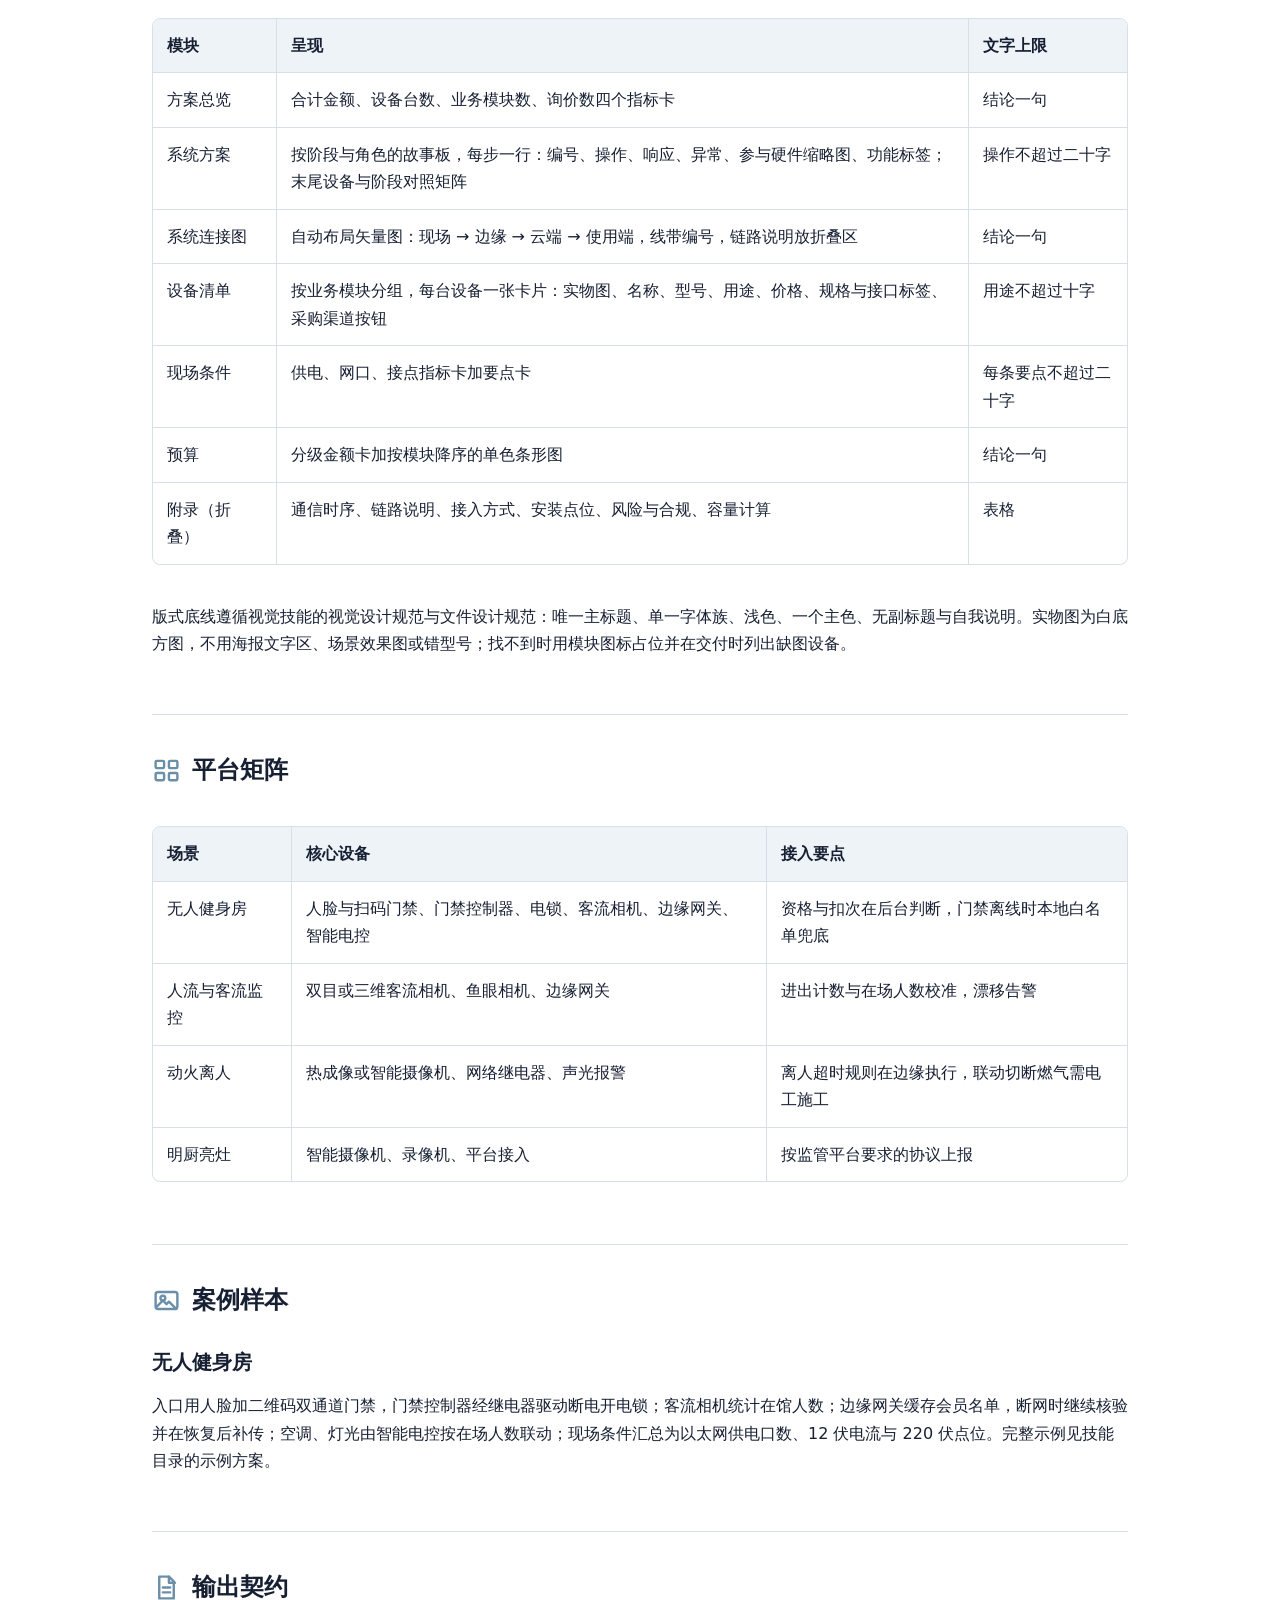
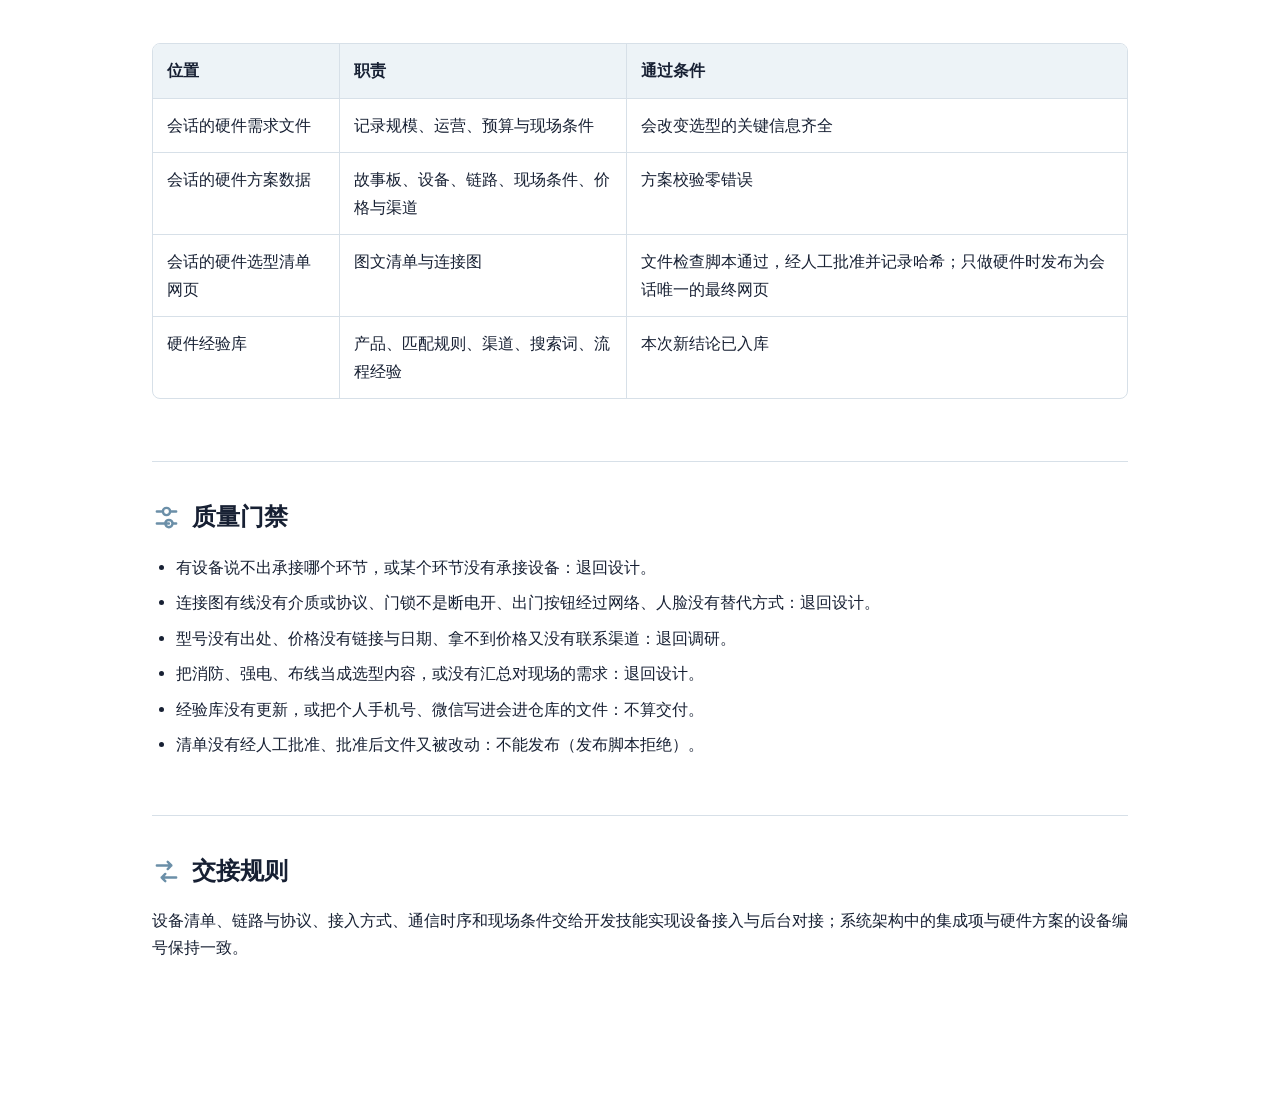
<file: references/hardware-design.html>
<!doctype html>
<html lang="zh-CN">
<head>
  <meta charset="utf-8">
  <meta name="viewport" content="width=device-width, initial-scale=1">
  <title>硬件设计规范</title>
  <link rel="stylesheet" href="guidelines.css">
</head>
<body>
<main id="main" aria-label="硬件设计规范">
    <h1>硬件设计规范</h1>
<!-- SECTION:scope:START id=scope data-rule-id=hardware-scope -->
<section id="scope" data-rule-id="hardware-scope" aria-labelledby="scope-heading">
<h2 id="scope-heading" class="section-heading"><svg class="icon-linear section-icon" viewBox="0 0 24 24" fill="none" stroke="currentColor" stroke-width="1.8" stroke-linecap="round" stroke-linejoin="round" aria-hidden="true" focusable="false"><path d="M4 8V5a1 1 0 0 1 1-1h3M16 4h3a1 1 0 0 1 1 1v3M20 16v3a1 1 0 0 1-1 1h-3M8 20H5a1 1 0 0 1-1-1v-3"/><circle cx="12" cy="12" r="3"/></svg><span>适用范围</span></h2>
<p>适用于系统设计中的硬件部分：无人健身房、无人超市、自助包间、人流与客流监控、动火离人、明厨亮灶等需要现场设备的系统。只要硬件的项目单独建会话；软件与硬件都要的项目在同一个会话里完成，硬件方案与系统架构互相引用。</p>
</section>
<!-- SECTION:scope:END -->

<!-- SECTION:workflow:START id=workflow data-rule-id=hardware-workflow -->
<section id="workflow" data-rule-id="hardware-workflow" aria-labelledby="workflow-heading">
<h2 id="workflow-heading" class="section-heading"><svg class="icon-linear section-icon" viewBox="0 0 24 24" fill="none" stroke="currentColor" stroke-width="1.8" stroke-linecap="round" stroke-linejoin="round" aria-hidden="true" focusable="false"><circle cx="6" cy="6" r="2"/><circle cx="18" cy="18" r="2"/><path d="M8 6h5a3 3 0 0 1 3 3v1M16 18h-5a3 3 0 0 1-3-3v-1"/><path d="m13 8 3 2 3-2M11 16l-3-2-3 2"/></svg><span>工作流程</span></h2>
<ol class="steps">
<li>记录需求：规模、运营模式、已有设备或指定品牌、预算、后台自研或第三方、现场已有什么；缺少会改变选型的关键信息时先问。</li>
<li>查硬件经验库，读对应场景的业务逻辑。</li>
<li>写系统方案故事板，再按“设备与连接”选型。</li>
<li>用真实浏览器调研型号、价格与渠道，补齐经验库没有的部分。</li>
<li>写方案数据，校验零错误后生成硬件选型清单网页，并用视觉技能的文件检查脚本验收；清单交人工批准，与其他阶段一样在批准账本里记录文件哈希，批准后才发布。</li>
<li>沉淀经验，交付清单；同时有软件设计时，把设备与集成写进系统架构。</li>
</ol>
</section>
<!-- SECTION:workflow:END -->

<!-- SECTION:rules:START id=rules data-rule-id=hardware-rules -->
<section id="rules" data-rule-id="hardware-rules" aria-labelledby="rules-heading">
<h2 id="rules-heading" class="section-heading"><svg class="icon-linear section-icon" viewBox="0 0 24 24" fill="none" stroke="currentColor" stroke-width="1.8" stroke-linecap="round" stroke-linejoin="round" aria-hidden="true" focusable="false"><path d="M12 3 5 6v5c0 4.5 2.8 7.8 7 10 4.2-2.2 7-5.5 7-10V6l-7-3Z"/><path d="m9 12 2 2 4-5"/></svg><span>核心规则</span></h2>
<h3 class="layer">一、设计架构</h3>
<p>硬件设计回答三件事：这个业务怎么运转 → 每个环节由哪台设备承接 → 设备之间、设备与后台怎么连。软件与硬件在同一个系统里设计：系统架构里的外部集成、状态与流程，与硬件方案里的设备、链路、兜底一一对应。</p>
<div class="table-wrap"><table><thead><tr><th>负责（给出型号与价格或渠道）</th><th>不负责（现场条件，只提需求）</th></tr></thead><tbody>
<tr><td>门禁通行、防尾随、客流与在场人数、动火离人、明厨亮灶识别、智能电控（网络继电器、智能空开、红外）、求助与广播、储物、边缘网关与数据传输终端</td><td>消防系统、强电与配电、综合布线与基础网络、装修施工；由设备反推对现场的需求：以太网供电口数与功率、12 伏电流、220 伏点位、上行带宽、消防联动接点</td></tr>
</tbody></table></div>
<h3 class="layer">二、功能架构</h3>
<ul>
<li>先写系统方案故事板：部署配置 → 核心用户完整旅程（购买、授权、到店、进入、使用、求助、离开、最后一人离开后的环境联动）→ 运营与值班（看板、告警、一键开业与停业、喊话、远程开门、纠正数据、取证）→ 异常兜底（断网、停电、火警联动、设备离线、门未关、计数漂移）。</li>
<li>反向检查：每个步骤都有硬件承接或明确是纯线上；每台要买的设备都出现在某一步里。说不出用在哪一步的设备不买，找不到承接硬件的步骤就是选型缺口。</li>
<li>业务判断（资格、扣次、容量、在场、动火离人规则）在后台或边缘网关执行，设备只负责识别与执行；断网时边缘本地兜底，恢复后补传。</li>
</ul>
<h3 class="layer">三、设备与连接</h3>
<ol class="steps">
<li>环节 → 设备：每台设备能说出它承接哪个环节。</li>
<li>设备 → 接口：输出与输入匹配（韦根只传数字、动态码要透传码串、锁控继电器容量、报警输出接控制器输入），先查经验库的匹配规则。</li>
<li>接口 → 协议 → 后台：每台联网设备定接入方式，写明上报什么、下发什么、用什么协议；连接图每条线都有介质与协议，不出现没有协议的“联网”“对接”。</li>
<li>兜底：断网时本地网关或设备继续开门、提醒、切断；设备离线有心跳告警。</li>
<li>现场条件：消防、供电、网络画成现场节点，只写需求，脚本自动汇总供电与网口需求。</li>
<li>价格或渠道：每台采购设备有“单价加出处链接”或“联系方式”至少一项。</li>
<li>营业状态联动：每台设备写清门店营业与停业时的动作（门禁与闸机只放行员工、储物柜与取餐柜停止新分配、打印机停止接单、点单机与收银屏显示停业画面、广告屏换停业公告、灯光与空调关闭或节能），由后台营业状态统一下发并逐台回报；下发失败告警，但不影响停业生效。</li>
</ol>
<h3 class="layer">四、调研与经验</h3>
<ul>
<li>先查硬件经验库：库里结论为首选或可用、价格在 180 天内的产品直接用；只调研库里没有或过期的部分；搜索词先看效果记录，无用的不再用。</li>
<li>型号与接口查厂商官网、规格书与行业产品库；价格查批发平台（下限）、京东自营或官方商城（零售上限）、政府采购中标价（真实成交），同型号三个以上样本取中位。</li>
<li>拿不到价格时，记录厂商官网“联系我们”、页脚热线、官方公众号等公开渠道；个人手机号与微信只存本地联系人库，不进仓库。</li>
<li>每次交付前把新产品、价格样本、匹配规则、采购渠道、搜索词效果和流程经验写回经验库；不沉淀不算交付。</li>
</ul>
<h3 class="layer">五、安全与合规</h3>
<ul>
<li>门锁必须断电开，出门按钮不经网络；人脸识别必须同时提供二维码等替代方式。</li>
<li>更衣室、淋浴间、卫生间内部不装摄像头；摄像与人脸数据的采集告知、存储与删除写进系统设计的隐私与合规部分。</li>
<li>驱动 220 伏大负载必须经接触器，由电工施工，作为现场条件提出。</li>
</ul>
<h3 class="layer">六、清单版式</h3>
<div class="table-wrap"><table><thead><tr><th>模块</th><th>呈现</th><th>文字上限</th></tr></thead><tbody>
<tr><td>方案总览</td><td>合计金额、设备台数、业务模块数、询价数四个指标卡</td><td>结论一句</td></tr>
<tr><td>系统方案</td><td>按阶段与角色的故事板，每步一行：编号、操作、响应、异常、参与硬件缩略图、功能标签；末尾设备与阶段对照矩阵</td><td>操作不超过二十字</td></tr>
<tr><td>系统连接图</td><td>自动布局矢量图：现场 → 边缘 → 云端 → 使用端，线带编号，链路说明放折叠区</td><td>结论一句</td></tr>
<tr><td>设备清单</td><td>按业务模块分组，每台设备一张卡片：实物图、名称、型号、用途、价格、规格与接口标签、采购渠道按钮</td><td>用途不超过十字</td></tr>
<tr><td>现场条件</td><td>供电、网口、接点指标卡加要点卡</td><td>每条要点不超过二十字</td></tr>
<tr><td>预算</td><td>分级金额卡加按模块降序的单色条形图</td><td>结论一句</td></tr>
<tr><td>附录（折叠）</td><td>通信时序、链路说明、接入方式、安装点位、风险与合规、容量计算</td><td>表格</td></tr>
</tbody></table></div>
<p>版式底线遵循视觉技能的视觉设计规范与文件设计规范：唯一主标题、单一字体族、浅色、一个主色、无副标题与自我说明。实物图为白底方图，不用海报文字区、场景效果图或错型号；找不到时用模块图标占位并在交付时列出缺图设备。</p>
</section>
<!-- SECTION:rules:END -->

<!-- SECTION:platform-matrix:START id=platform-matrix data-rule-id=hardware-platform-matrix -->
<section id="platform-matrix" data-rule-id="hardware-platform-matrix" aria-labelledby="platform-matrix-heading">
<h2 id="platform-matrix-heading" class="section-heading"><svg class="icon-linear section-icon" viewBox="0 0 24 24" fill="none" stroke="currentColor" stroke-width="1.8" stroke-linecap="round" stroke-linejoin="round" aria-hidden="true" focusable="false"><rect x="3" y="4" width="7" height="6" rx="1"/><rect x="14" y="4" width="7" height="6" rx="1"/><rect x="3" y="14" width="7" height="6" rx="1"/><rect x="14" y="14" width="7" height="6" rx="1"/></svg><span>平台矩阵</span></h2>
<div class="table-wrap"><table><thead><tr><th>场景</th><th>核心设备</th><th>接入要点</th></tr></thead><tbody>
<tr><td>无人健身房</td><td>人脸与扫码门禁、门禁控制器、电锁、客流相机、边缘网关、智能电控</td><td>资格与扣次在后台判断，门禁离线时本地白名单兜底</td></tr>
<tr><td>人流与客流监控</td><td>双目或三维客流相机、鱼眼相机、边缘网关</td><td>进出计数与在场人数校准，漂移告警</td></tr>
<tr><td>动火离人</td><td>热成像或智能摄像机、网络继电器、声光报警</td><td>离人超时规则在边缘执行，联动切断燃气需电工施工</td></tr>
<tr><td>明厨亮灶</td><td>智能摄像机、录像机、平台接入</td><td>按监管平台要求的协议上报</td></tr>
</tbody></table></div>
</section>
<!-- SECTION:platform-matrix:END -->

<!-- SECTION:examples:START id=examples data-rule-id=hardware-examples -->
<section id="examples" data-rule-id="hardware-examples" aria-labelledby="examples-heading">
<h2 id="examples-heading" class="section-heading"><svg class="icon-linear section-icon" viewBox="0 0 24 24" fill="none" stroke="currentColor" stroke-width="1.8" stroke-linecap="round" stroke-linejoin="round" aria-hidden="true" focusable="false"><rect x="3" y="5" width="18" height="14" rx="2"/><circle cx="9" cy="10" r="2"/><path d="m4 17 5-5 3 3 2-2 6 6"/></svg><span>案例样本</span></h2>
<h3>无人健身房</h3>
<p>入口用人脸加二维码双通道门禁，门禁控制器经继电器驱动断电开电锁；客流相机统计在馆人数；边缘网关缓存会员名单，断网时继续核验并在恢复后补传；空调、灯光由智能电控按在场人数联动；现场条件汇总为以太网供电口数、12 伏电流与 220 伏点位。完整示例见技能目录的示例方案。</p>
</section>
<!-- SECTION:examples:END -->

<!-- SECTION:output-contract:START id=output-contract data-rule-id=hardware-output-contract -->
<section id="output-contract" data-rule-id="hardware-output-contract" aria-labelledby="output-contract-heading">
<h2 id="output-contract-heading" class="section-heading"><svg class="icon-linear section-icon" viewBox="0 0 24 24" fill="none" stroke="currentColor" stroke-width="1.8" stroke-linecap="round" stroke-linejoin="round" aria-hidden="true" focusable="false"><path d="M6 3h8l4 4v14H6z"/><path d="M14 3v5h5M9 12h6M9 16h6"/></svg><span>输出契约</span></h2>
<div class="table-wrap"><table><thead><tr><th>位置</th><th>职责</th><th>通过条件</th></tr></thead><tbody>
<tr><td>会话的硬件需求文件</td><td>记录规模、运营、预算与现场条件</td><td>会改变选型的关键信息齐全</td></tr>
<tr><td>会话的硬件方案数据</td><td>故事板、设备、链路、现场条件、价格与渠道</td><td>方案校验零错误</td></tr>
<tr><td>会话的硬件选型清单网页</td><td>图文清单与连接图</td><td>文件检查脚本通过，经人工批准并记录哈希；只做硬件时发布为会话唯一的最终网页</td></tr>
<tr><td>硬件经验库</td><td>产品、匹配规则、渠道、搜索词、流程经验</td><td>本次新结论已入库</td></tr>
</tbody></table></div>
</section>
<!-- SECTION:output-contract:END -->

<!-- SECTION:quality-gates:START id=quality-gates data-rule-id=hardware-quality-gates -->
<section id="quality-gates" data-rule-id="hardware-quality-gates" aria-labelledby="quality-gates-heading">
<h2 id="quality-gates-heading" class="section-heading"><svg class="icon-linear section-icon" viewBox="0 0 24 24" fill="none" stroke="currentColor" stroke-width="1.8" stroke-linecap="round" stroke-linejoin="round" aria-hidden="true" focusable="false"><path d="M4 7h5M15 7h5M9 7a3 3 0 1 0 6 0 3 3 0 0 0-6 0ZM4 17h10M18 17h2M14 14a3 3 0 1 0 0 6 3 3 0 0 0 0-6Z"/></svg><span>质量门禁</span></h2>
<ul>
<li>有设备说不出承接哪个环节，或某个环节没有承接设备：退回设计。</li>
<li>连接图有线没有介质或协议、门锁不是断电开、出门按钮经过网络、人脸没有替代方式：退回设计。</li>
<li>型号没有出处、价格没有链接与日期、拿不到价格又没有联系渠道：退回调研。</li>
<li>把消防、强电、布线当成选型内容，或没有汇总对现场的需求：退回设计。</li>
<li>经验库没有更新，或把个人手机号、微信写进会进仓库的文件：不算交付。</li>
<li>清单没有经人工批准、批准后文件又被改动：不能发布（发布脚本拒绝）。</li>
</ul>
</section>
<!-- SECTION:quality-gates:END -->

<!-- SECTION:handoff:START id=handoff data-rule-id=hardware-handoff -->
<section id="handoff" data-rule-id="hardware-handoff" aria-labelledby="handoff-heading">
<h2 id="handoff-heading" class="section-heading"><svg class="icon-linear section-icon" viewBox="0 0 24 24" fill="none" stroke="currentColor" stroke-width="1.8" stroke-linecap="round" stroke-linejoin="round" aria-hidden="true" focusable="false"><path d="M4 7h12M13 4l3 3-3 3M20 17H8M11 14l-3 3 3 3"/></svg><span>交接规则</span></h2>
<p>设备清单、链路与协议、接入方式、通信时序和现场条件交给开发技能实现设备接入与后台对接；系统架构中的集成项与硬件方案的设备编号保持一致。</p>
</section>
<!-- SECTION:handoff:END -->

</main>
</body>
</html>
</file>
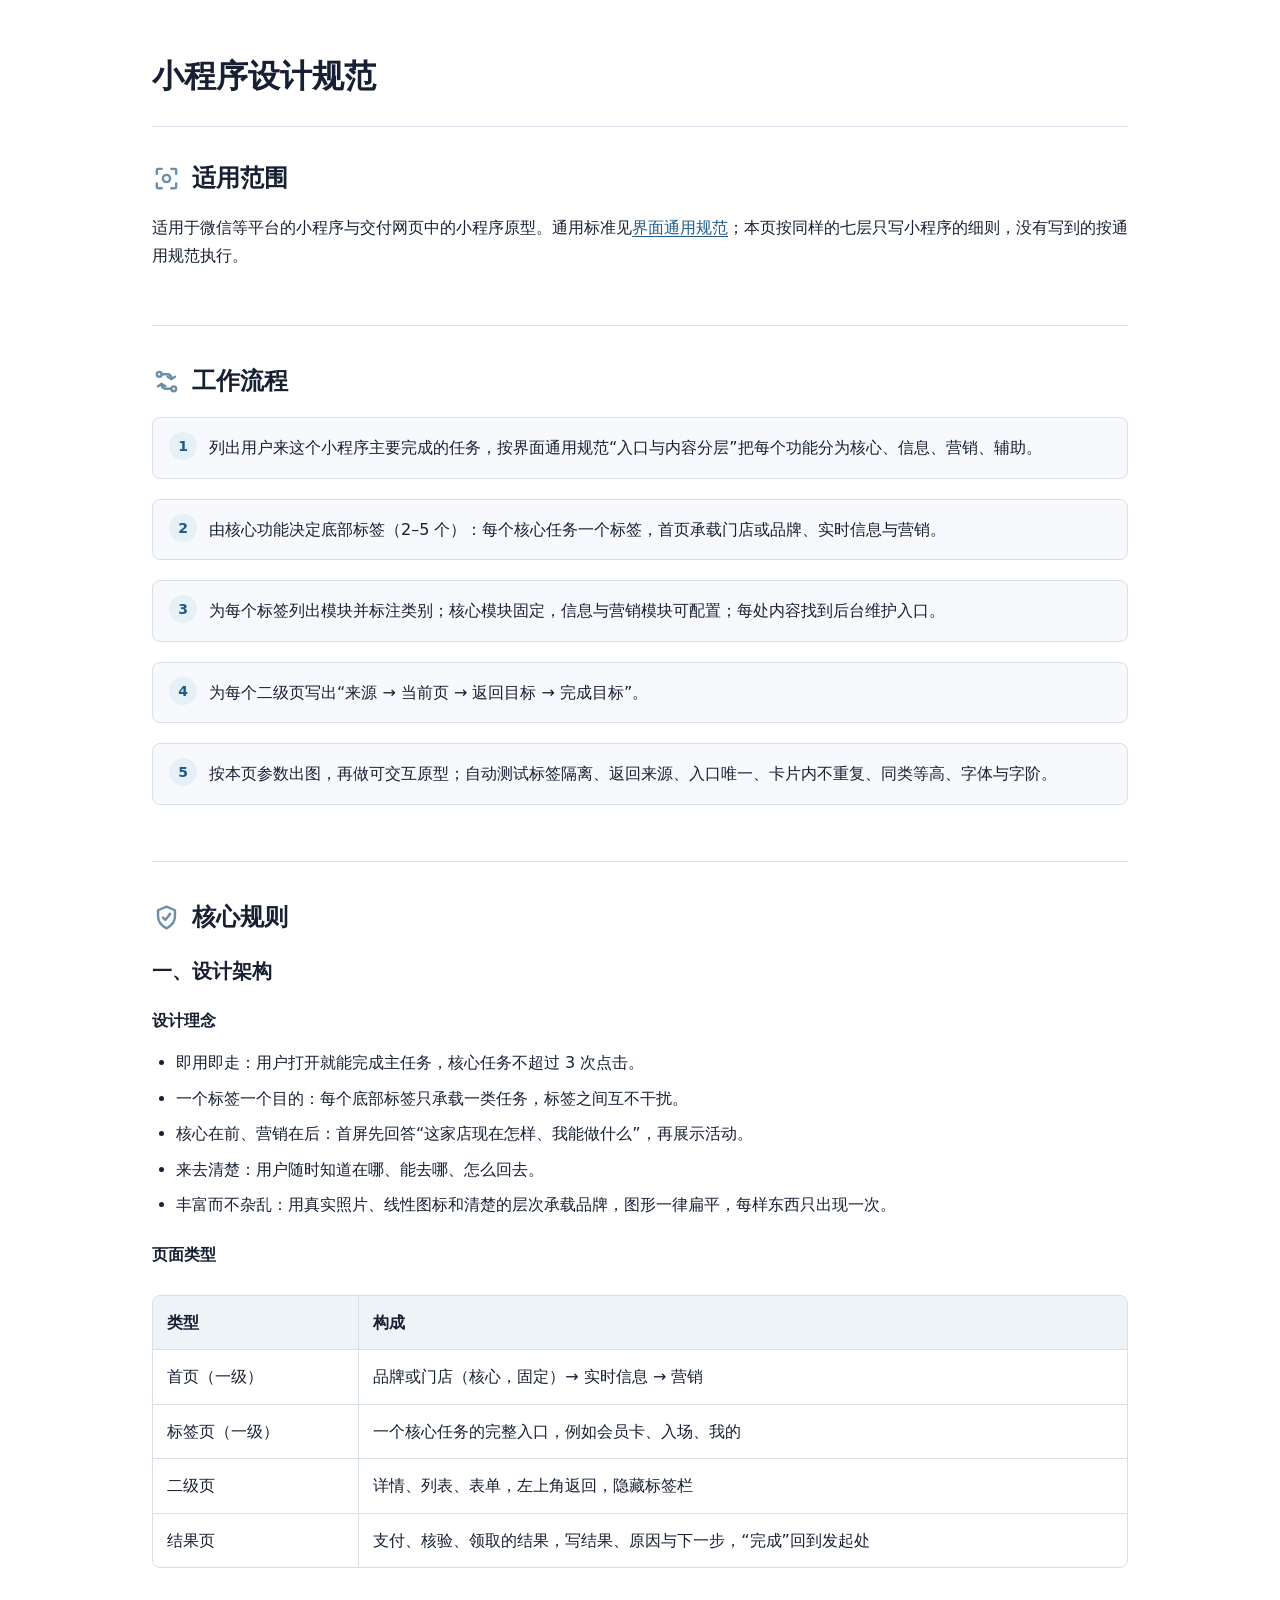
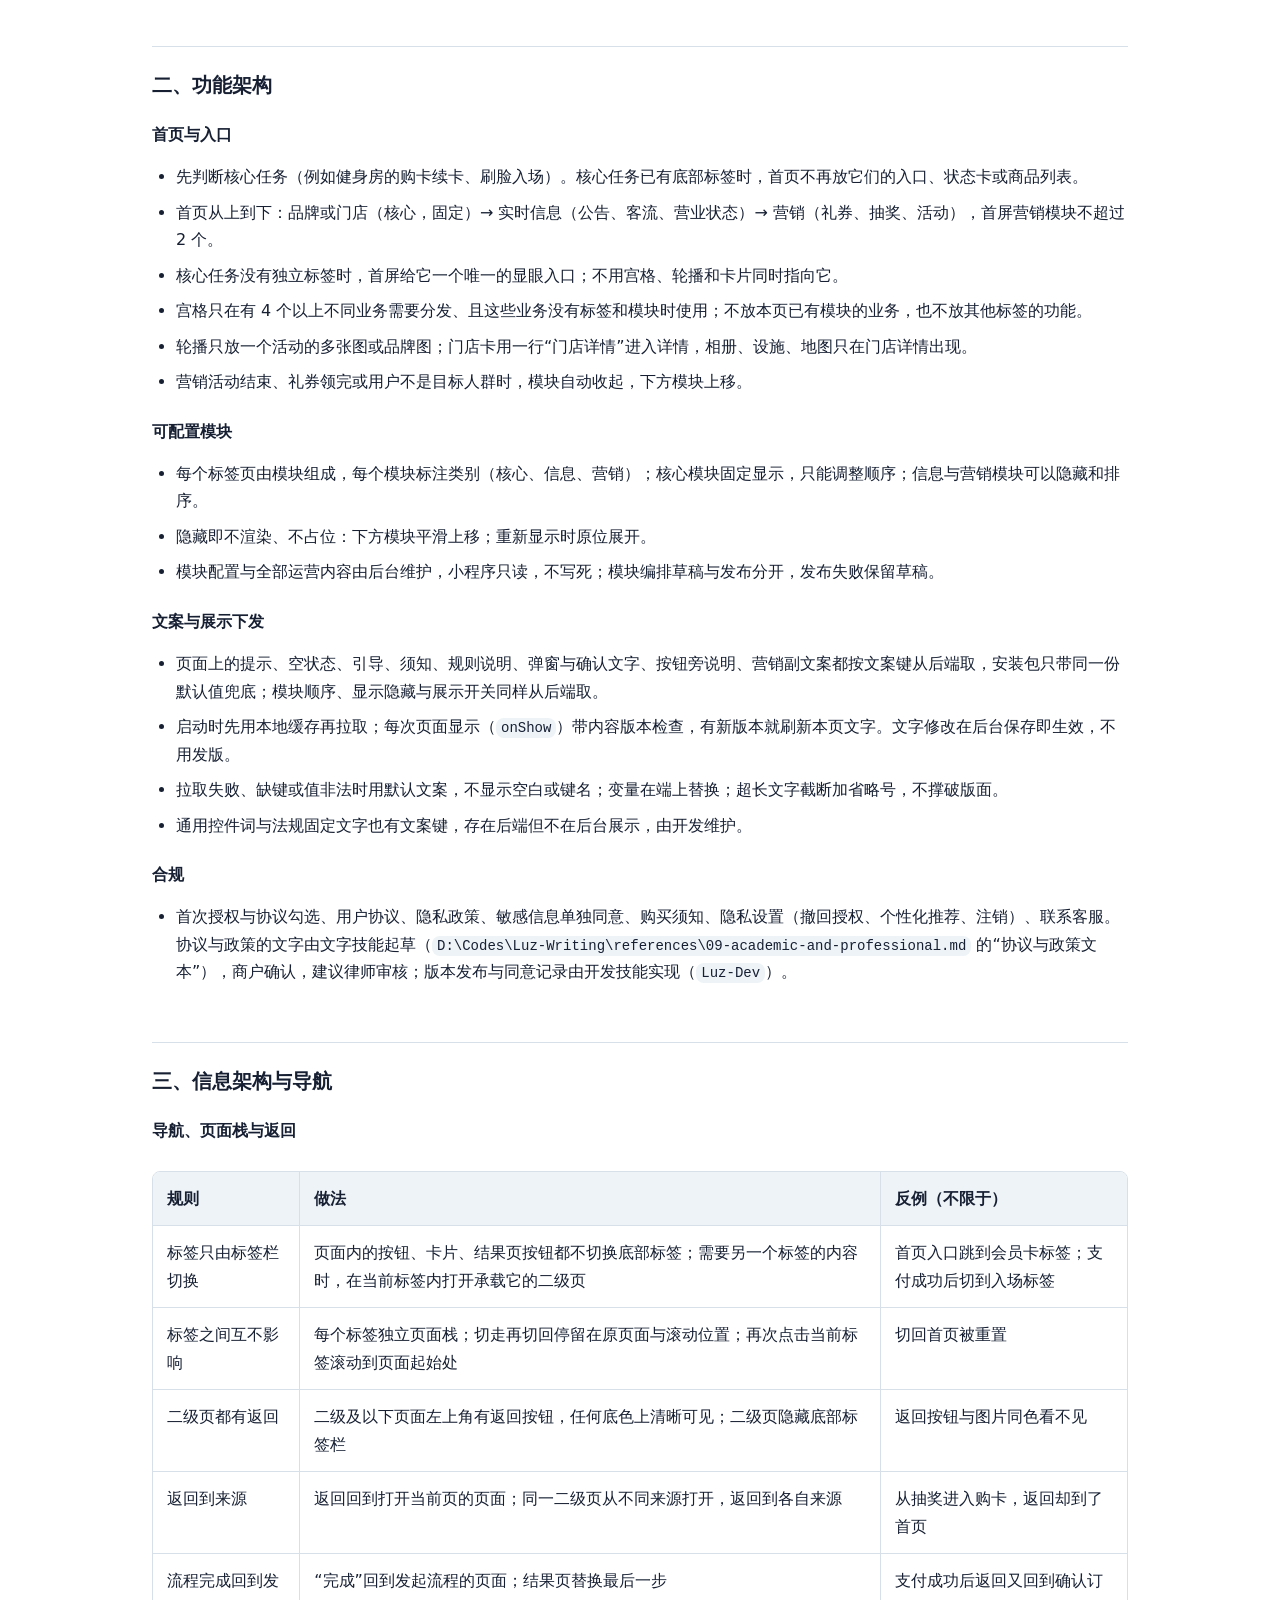
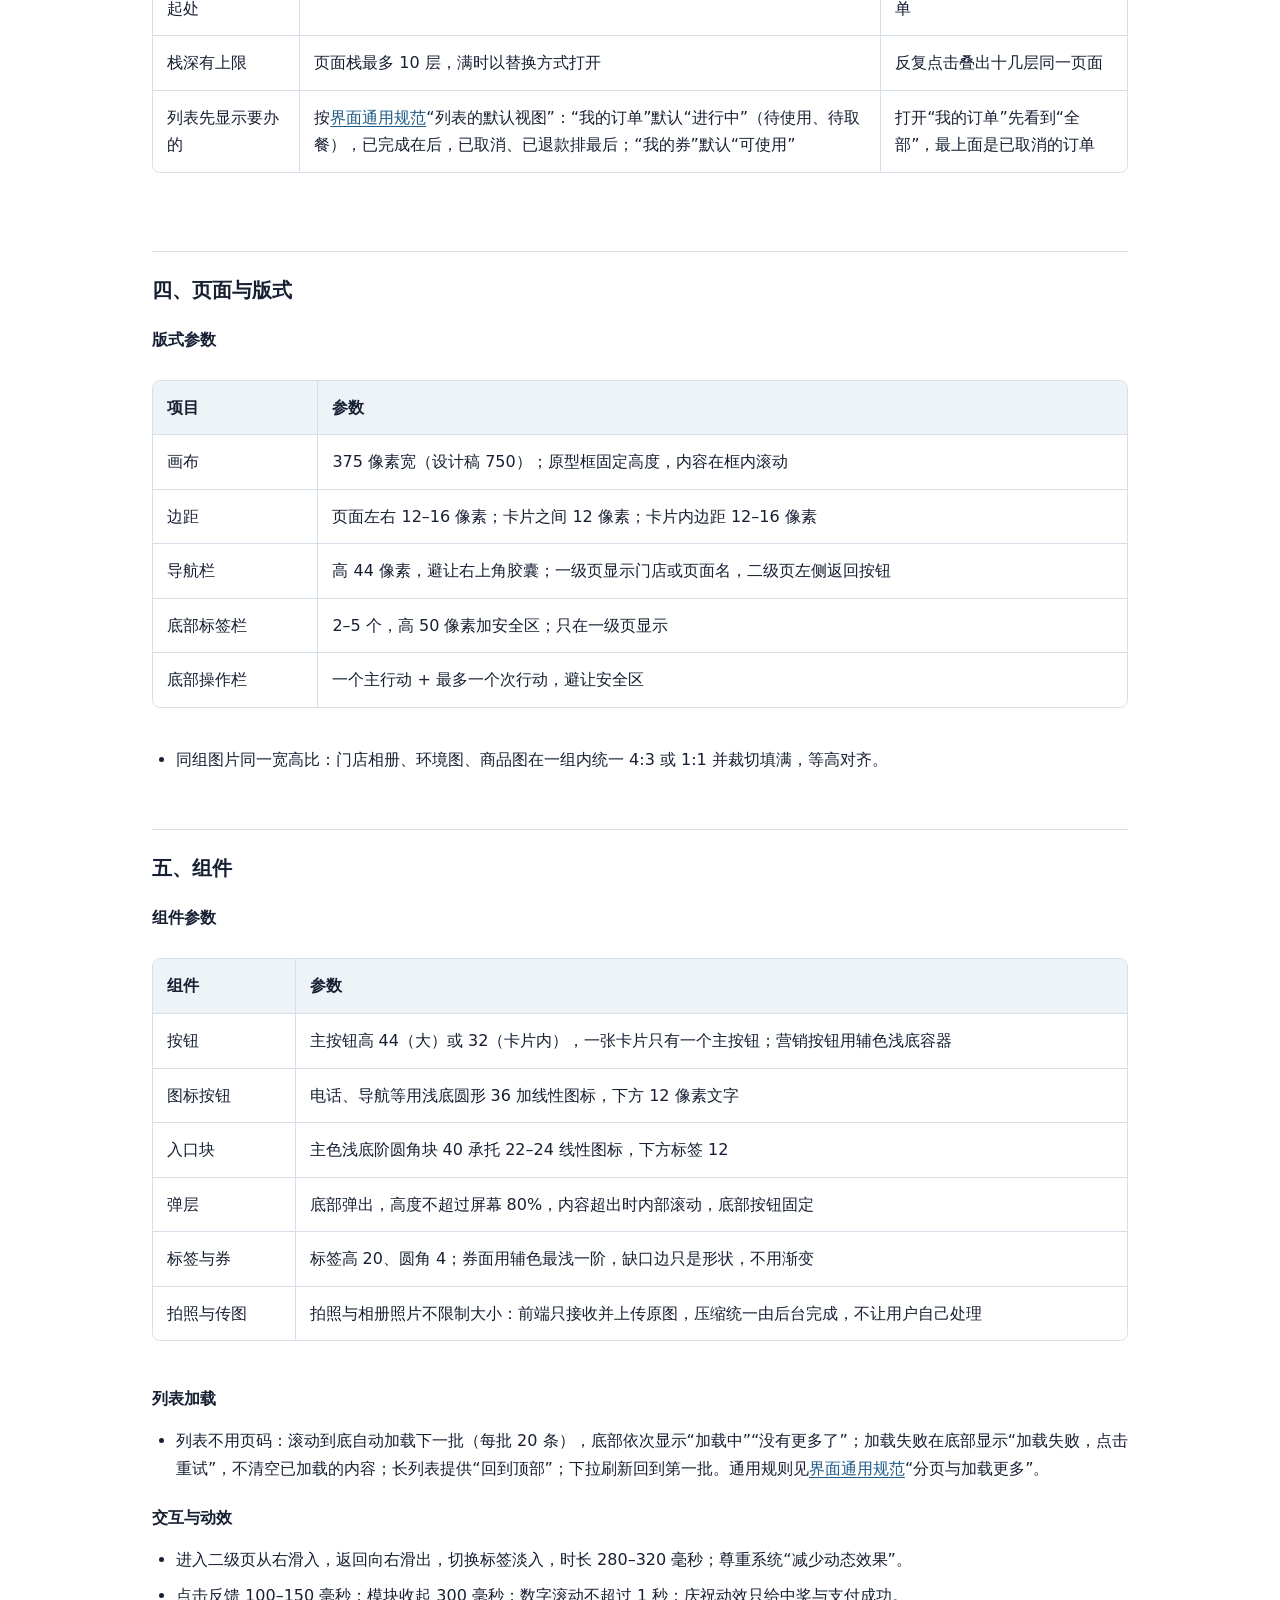
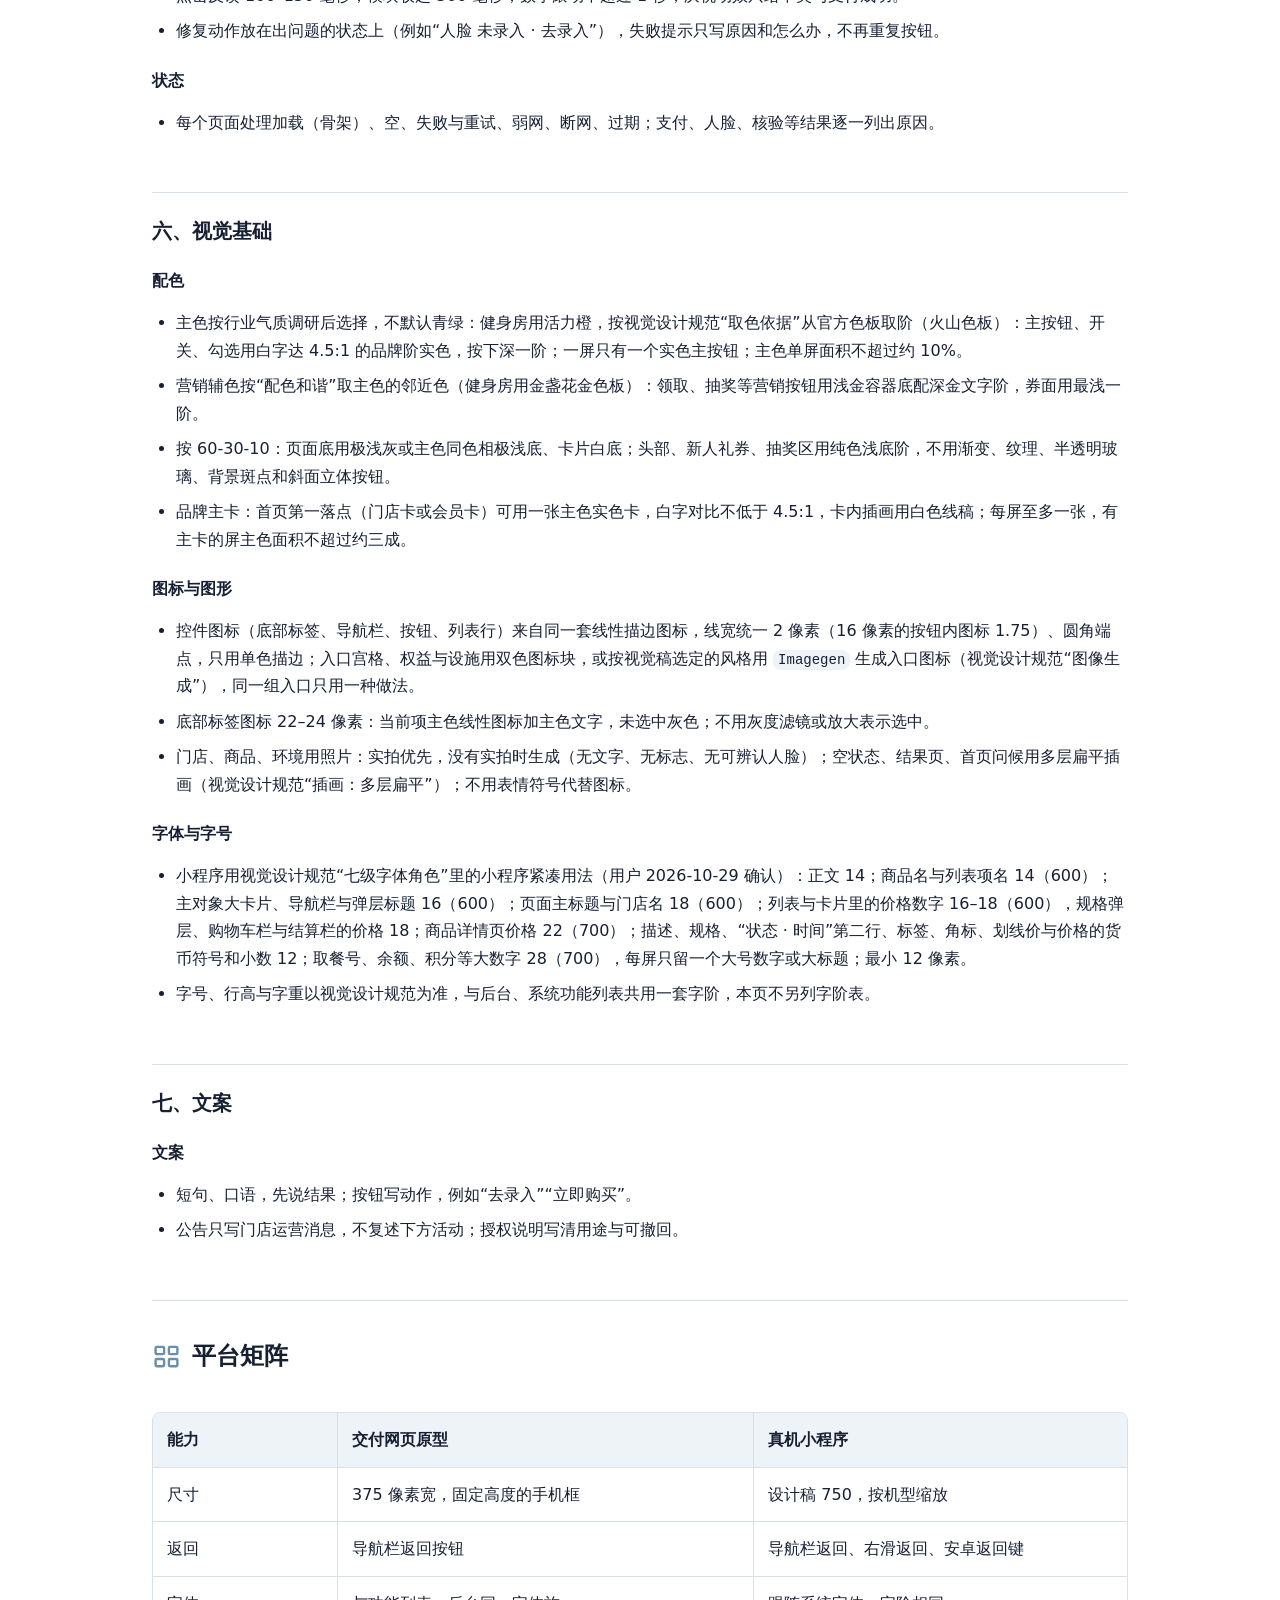
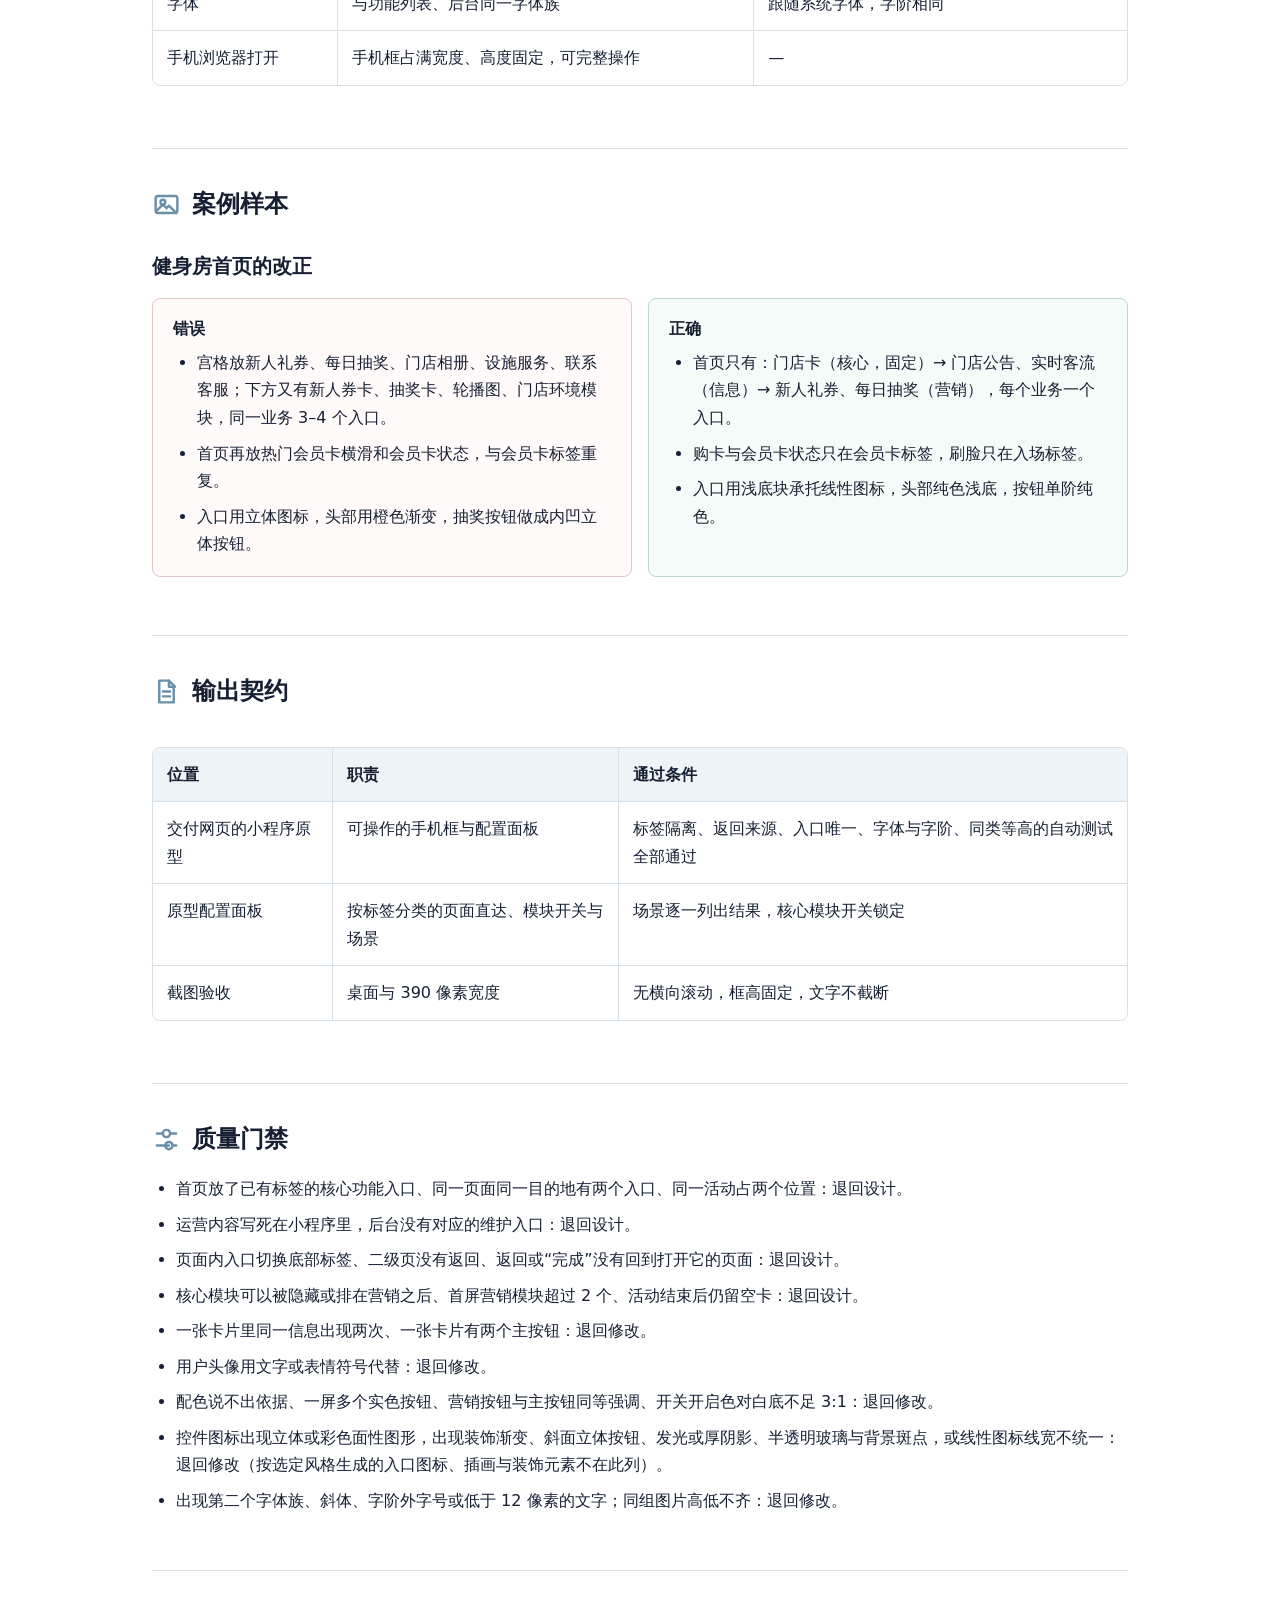
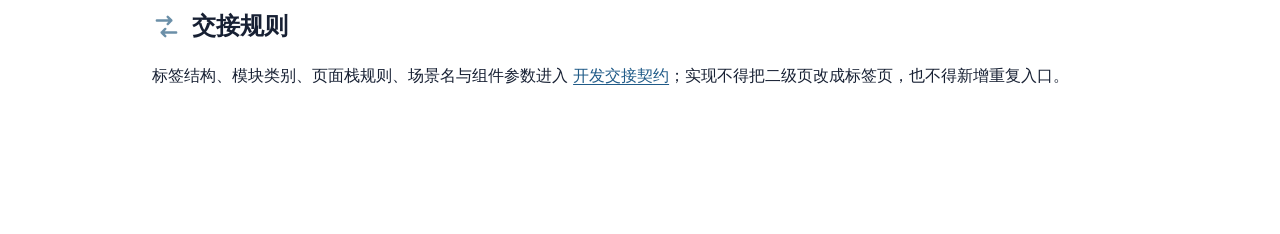
<file: references/miniprogram-design.html>
<!doctype html>
<html lang="zh-CN">
<head>
  <meta charset="utf-8">
  <meta name="viewport" content="width=device-width, initial-scale=1">
  <title>小程序设计规范</title>
  <link rel="stylesheet" href="guidelines.css">
</head>
<body>
<main id="main" aria-label="小程序设计规范">
    <h1>小程序设计规范</h1>
<!-- SECTION:scope:START id=scope data-rule-id=miniprogram-scope -->
<section id="scope" data-rule-id="miniprogram-scope" aria-labelledby="scope-heading">
<h2 id="scope-heading" class="section-heading"><svg class="icon-linear section-icon" viewBox="0 0 24 24" fill="none" stroke="currentColor" stroke-width="1.8" stroke-linecap="round" stroke-linejoin="round" aria-hidden="true" focusable="false"><path d="M4 8V5a1 1 0 0 1 1-1h3M16 4h3a1 1 0 0 1 1 1v3M20 16v3a1 1 0 0 1-1 1h-3M8 20H5a1 1 0 0 1-1-1v-3"/><circle cx="12" cy="12" r="3"/></svg><span>适用范围</span></h2>
<p>适用于微信等平台的小程序与交付网页中的小程序原型。通用标准见<a href="ui-standards.html">界面通用规范</a>；本页按同样的七层只写小程序的细则，没有写到的按通用规范执行。</p>
</section>
<!-- SECTION:scope:END -->

<!-- SECTION:workflow:START id=workflow data-rule-id=miniprogram-workflow -->
<section id="workflow" data-rule-id="miniprogram-workflow" aria-labelledby="workflow-heading">
<h2 id="workflow-heading" class="section-heading"><svg class="icon-linear section-icon" viewBox="0 0 24 24" fill="none" stroke="currentColor" stroke-width="1.8" stroke-linecap="round" stroke-linejoin="round" aria-hidden="true" focusable="false"><circle cx="6" cy="6" r="2"/><circle cx="18" cy="18" r="2"/><path d="M8 6h5a3 3 0 0 1 3 3v1M16 18h-5a3 3 0 0 1-3-3v-1"/><path d="m13 8 3 2 3-2M11 16l-3-2-3 2"/></svg><span>工作流程</span></h2>
<ol class="steps">
<li>列出用户来这个小程序主要完成的任务，按界面通用规范“入口与内容分层”把每个功能分为核心、信息、营销、辅助。</li>
<li>由核心功能决定底部标签（2–5 个）：每个核心任务一个标签，首页承载门店或品牌、实时信息与营销。</li>
<li>为每个标签列出模块并标注类别；核心模块固定，信息与营销模块可配置；每处内容找到后台维护入口。</li>
<li>为每个二级页写出“来源 → 当前页 → 返回目标 → 完成目标”。</li>
<li>按本页参数出图，再做可交互原型；自动测试标签隔离、返回来源、入口唯一、卡片内不重复、同类等高、字体与字阶。</li>
</ol>
</section>
<!-- SECTION:workflow:END -->

<!-- SECTION:rules:START id=rules data-rule-id=miniprogram-rules -->
<section id="rules" data-rule-id="miniprogram-rules" aria-labelledby="rules-heading">
<h2 id="rules-heading" class="section-heading"><svg class="icon-linear section-icon" viewBox="0 0 24 24" fill="none" stroke="currentColor" stroke-width="1.8" stroke-linecap="round" stroke-linejoin="round" aria-hidden="true" focusable="false"><path d="M12 3 5 6v5c0 4.5 2.8 7.8 7 10 4.2-2.2 7-5.5 7-10V6l-7-3Z"/><path d="m9 12 2 2 4-5"/></svg><span>核心规则</span></h2>
<h3 class="layer">一、设计架构</h3>
<h4>设计理念</h4>
<ul>
<li>即用即走：用户打开就能完成主任务，核心任务不超过 3 次点击。</li>
<li>一个标签一个目的：每个底部标签只承载一类任务，标签之间互不干扰。</li>
<li>核心在前、营销在后：首屏先回答“这家店现在怎样、我能做什么”，再展示活动。</li>
<li>来去清楚：用户随时知道在哪、能去哪、怎么回去。</li>
<li>丰富而不杂乱：用真实照片、线性图标和清楚的层次承载品牌，图形一律扁平，每样东西只出现一次。</li>
</ul>
<h4>页面类型</h4>
<div class="table-wrap"><table><thead><tr><th>类型</th><th>构成</th></tr></thead><tbody>
<tr><td>首页（一级）</td><td>品牌或门店（核心，固定）→ 实时信息 → 营销</td></tr>
<tr><td>标签页（一级）</td><td>一个核心任务的完整入口，例如会员卡、入场、我的</td></tr>
<tr><td>二级页</td><td>详情、列表、表单，左上角返回，隐藏标签栏</td></tr>
<tr><td>结果页</td><td>支付、核验、领取的结果，写结果、原因与下一步，“完成”回到发起处</td></tr>
</tbody></table></div>
<h3 class="layer">二、功能架构</h3>
<h4>首页与入口</h4>
<ul>
<li>先判断核心任务（例如健身房的购卡续卡、刷脸入场）。核心任务已有底部标签时，首页不再放它们的入口、状态卡或商品列表。</li>
<li>首页从上到下：品牌或门店（核心，固定）→ 实时信息（公告、客流、营业状态）→ 营销（礼券、抽奖、活动），首屏营销模块不超过 2 个。</li>
<li>核心任务没有独立标签时，首屏给它一个唯一的显眼入口；不用宫格、轮播和卡片同时指向它。</li>
<li>宫格只在有 4 个以上不同业务需要分发、且这些业务没有标签和模块时使用；不放本页已有模块的业务，也不放其他标签的功能。</li>
<li>轮播只放一个活动的多张图或品牌图；门店卡用一行“门店详情”进入详情，相册、设施、地图只在门店详情出现。</li>
<li>营销活动结束、礼券领完或用户不是目标人群时，模块自动收起，下方模块上移。</li>
</ul>
<h4>可配置模块</h4>
<ul>
<li>每个标签页由模块组成，每个模块标注类别（核心、信息、营销）；核心模块固定显示，只能调整顺序；信息与营销模块可以隐藏和排序。</li>
<li>隐藏即不渲染、不占位：下方模块平滑上移；重新显示时原位展开。</li>
<li>模块配置与全部运营内容由后台维护，小程序只读，不写死；模块编排草稿与发布分开，发布失败保留草稿。</li>
</ul>
<h4>文案与展示下发</h4>
<ul>
<li>页面上的提示、空状态、引导、须知、规则说明、弹窗与确认文字、按钮旁说明、营销副文案都按文案键从后端取，安装包只带同一份默认值兜底；模块顺序、显示隐藏与展示开关同样从后端取。</li>
<li>启动时先用本地缓存再拉取；每次页面显示（<code>onShow</code>）带内容版本检查，有新版本就刷新本页文字。文字修改在后台保存即生效，不用发版。</li>
<li>拉取失败、缺键或值非法时用默认文案，不显示空白或键名；变量在端上替换；超长文字截断加省略号，不撑破版面。</li>
<li>通用控件词与法规固定文字也有文案键，存在后端但不在后台展示，由开发维护。</li>
</ul>
<h4>合规</h4>
<ul>
<li>首次授权与协议勾选、用户协议、隐私政策、敏感信息单独同意、购买须知、隐私设置（撤回授权、个性化推荐、注销）、联系客服。协议与政策的文字由文字技能起草（<code>D:\Codes\Luz-Writing\references\09-academic-and-professional.md</code> 的“协议与政策文本”），商户确认，建议律师审核；版本发布与同意记录由开发技能实现（<code>Luz-Dev</code>）。</li>
</ul>
<h3 class="layer">三、信息架构与导航</h3>
<h4>导航、页面栈与返回</h4>
<div class="table-wrap"><table><thead><tr><th>规则</th><th>做法</th><th>反例（不限于）</th></tr></thead><tbody>
<tr><td>标签只由标签栏切换</td><td>页面内的按钮、卡片、结果页按钮都不切换底部标签；需要另一个标签的内容时，在当前标签内打开承载它的二级页</td><td>首页入口跳到会员卡标签；支付成功后切到入场标签</td></tr>
<tr><td>标签之间互不影响</td><td>每个标签独立页面栈；切走再切回停留在原页面与滚动位置；再次点击当前标签滚动到页面起始处</td><td>切回首页被重置</td></tr>
<tr><td>二级页都有返回</td><td>二级及以下页面左上角有返回按钮，任何底色上清晰可见；二级页隐藏底部标签栏</td><td>返回按钮与图片同色看不见</td></tr>
<tr><td>返回到来源</td><td>返回回到打开当前页的页面；同一二级页从不同来源打开，返回到各自来源</td><td>从抽奖进入购卡，返回却到了首页</td></tr>
<tr><td>流程完成回到发起处</td><td>“完成”回到发起流程的页面；结果页替换最后一步</td><td>支付成功后返回又回到确认订单</td></tr>
<tr><td>栈深有上限</td><td>页面栈最多 10 层，满时以替换方式打开</td><td>反复点击叠出十几层同一页面</td></tr>
<tr><td>列表先显示要办的</td><td>按<a href="ui-standards.html">界面通用规范</a>“列表的默认视图”：“我的订单”默认“进行中”（待使用、待取餐），已完成在后，已取消、已退款排最后；“我的券”默认“可使用”</td><td>打开“我的订单”先看到“全部”，最上面是已取消的订单</td></tr>
</tbody></table></div>
<h3 class="layer">四、页面与版式</h3>
<h4>版式参数</h4>
<div class="table-wrap"><table><thead><tr><th>项目</th><th>参数</th></tr></thead><tbody>
<tr><td>画布</td><td>375 像素宽（设计稿 750）；原型框固定高度，内容在框内滚动</td></tr>
<tr><td>边距</td><td>页面左右 12–16 像素；卡片之间 12 像素；卡片内边距 12–16 像素</td></tr>
<tr><td>导航栏</td><td>高 44 像素，避让右上角胶囊；一级页显示门店或页面名，二级页左侧返回按钮</td></tr>
<tr><td>底部标签栏</td><td>2–5 个，高 50 像素加安全区；只在一级页显示</td></tr>
<tr><td>底部操作栏</td><td>一个主行动 + 最多一个次行动，避让安全区</td></tr>
</tbody></table></div>
<ul>
<li>同组图片同一宽高比：门店相册、环境图、商品图在一组内统一 4:3 或 1:1 并裁切填满，等高对齐。</li>
</ul>
<h3 class="layer">五、组件</h3>
<h4>组件参数</h4>
<div class="table-wrap"><table><thead><tr><th>组件</th><th>参数</th></tr></thead><tbody>
<tr><td>按钮</td><td>主按钮高 44（大）或 32（卡片内），一张卡片只有一个主按钮；营销按钮用辅色浅底容器</td></tr>
<tr><td>图标按钮</td><td>电话、导航等用浅底圆形 36 加线性图标，下方 12 像素文字</td></tr>
<tr><td>入口块</td><td>主色浅底阶圆角块 40 承托 22–24 线性图标，下方标签 12</td></tr>
<tr><td>弹层</td><td>底部弹出，高度不超过屏幕 80%，内容超出时内部滚动，底部按钮固定</td></tr>
<tr><td>标签与券</td><td>标签高 20、圆角 4；券面用辅色最浅一阶，缺口边只是形状，不用渐变</td></tr>
<tr><td>拍照与传图</td><td>拍照与相册照片不限制大小：前端只接收并上传原图，压缩统一由后台完成，不让用户自己处理</td></tr>
</tbody></table></div>
<h4>列表加载</h4>
<ul>
<li>列表不用页码：滚动到底自动加载下一批（每批 20 条），底部依次显示“加载中”“没有更多了”；加载失败在底部显示“加载失败，点击重试”，不清空已加载的内容；长列表提供“回到顶部”；下拉刷新回到第一批。通用规则见<a href="ui-standards.html">界面通用规范</a>“分页与加载更多”。</li>
</ul>
<h4>交互与动效</h4>
<ul>
<li>进入二级页从右滑入，返回向右滑出，切换标签淡入，时长 280–320 毫秒；尊重系统“减少动态效果”。</li>
<li>点击反馈 100–150 毫秒；模块收起 300 毫秒；数字滚动不超过 1 秒；庆祝动效只给中奖与支付成功。</li>
<li>修复动作放在出问题的状态上（例如“人脸 未录入 · 去录入”），失败提示只写原因和怎么办，不再重复按钮。</li>
</ul>
<h4>状态</h4>
<ul>
<li>每个页面处理加载（骨架）、空、失败与重试、弱网、断网、过期；支付、人脸、核验等结果逐一列出原因。</li>
</ul>
<h3 class="layer">六、视觉基础</h3>
<h4>配色</h4>
<ul>
<li>主色按行业气质调研后选择，不默认青绿：健身房用活力橙，按视觉设计规范“取色依据”从官方色板取阶（火山色板）：主按钮、开关、勾选用白字达 4.5:1 的品牌阶实色，按下深一阶；一屏只有一个实色主按钮；主色单屏面积不超过约 10%。</li>
<li>营销辅色按“配色和谐”取主色的邻近色（健身房用金盏花金色板）：领取、抽奖等营销按钮用浅金容器底配深金文字阶，券面用最浅一阶。</li>
<li>按 60-30-10：页面底用极浅灰或主色同色相极浅底、卡片白底；头部、新人礼券、抽奖区用纯色浅底阶，不用渐变、纹理、半透明玻璃、背景斑点和斜面立体按钮。</li>
<li>品牌主卡：首页第一落点（门店卡或会员卡）可用一张主色实色卡，白字对比不低于 4.5:1，卡内插画用白色线稿；每屏至多一张，有主卡的屏主色面积不超过约三成。</li>
</ul>
<h4>图标与图形</h4>
<ul>
<li>控件图标（底部标签、导航栏、按钮、列表行）来自同一套线性描边图标，线宽统一 2 像素（16 像素的按钮内图标 1.75）、圆角端点，只用单色描边；入口宫格、权益与设施用双色图标块，或按视觉稿选定的风格用 <code>Imagegen</code> 生成入口图标（视觉设计规范“图像生成”），同一组入口只用一种做法。</li>
<li>底部标签图标 22–24 像素：当前项主色线性图标加主色文字，未选中灰色；不用灰度滤镜或放大表示选中。</li>
<li>门店、商品、环境用照片：实拍优先，没有实拍时生成（无文字、无标志、无可辨认人脸）；空状态、结果页、首页问候用多层扁平插画（视觉设计规范“插画：多层扁平”）；不用表情符号代替图标。</li>
</ul>
<h4>字体与字号</h4>
<ul>
<li>小程序用视觉设计规范“七级字体角色”里的小程序紧凑用法（用户 2026-10-29 确认）：正文 14；商品名与列表项名 14（600）；主对象大卡片、导航栏与弹层标题 16（600）；页面主标题与门店名 18（600）；列表与卡片里的价格数字 16–18（600），规格弹层、购物车栏与结算栏的价格 18；商品详情页价格 22（700）；描述、规格、“状态 · 时间”第二行、标签、角标、划线价与价格的货币符号和小数 12；取餐号、余额、积分等大数字 28（700），每屏只留一个大号数字或大标题；最小 12 像素。</li>
<li>字号、行高与字重以视觉设计规范为准，与后台、系统功能列表共用一套字阶，本页不另列字阶表。</li>
</ul>
<h3 class="layer">七、文案</h3>
<h4>文案</h4>
<ul>
<li>短句、口语，先说结果；按钮写动作，例如“去录入”“立即购买”。</li>
<li>公告只写门店运营消息，不复述下方活动；授权说明写清用途与可撤回。</li>
</ul>
</section>
<!-- SECTION:rules:END -->

<!-- SECTION:platform-matrix:START id=platform-matrix data-rule-id=miniprogram-platform-matrix -->
<section id="platform-matrix" data-rule-id="miniprogram-platform-matrix" aria-labelledby="platform-matrix-heading">
<h2 id="platform-matrix-heading" class="section-heading"><svg class="icon-linear section-icon" viewBox="0 0 24 24" fill="none" stroke="currentColor" stroke-width="1.8" stroke-linecap="round" stroke-linejoin="round" aria-hidden="true" focusable="false"><rect x="3" y="4" width="7" height="6" rx="1"/><rect x="14" y="4" width="7" height="6" rx="1"/><rect x="3" y="14" width="7" height="6" rx="1"/><rect x="14" y="14" width="7" height="6" rx="1"/></svg><span>平台矩阵</span></h2>
<div class="table-wrap"><table><thead><tr><th>能力</th><th>交付网页原型</th><th>真机小程序</th></tr></thead><tbody>
<tr><td>尺寸</td><td>375 像素宽，固定高度的手机框</td><td>设计稿 750，按机型缩放</td></tr>
<tr><td>返回</td><td>导航栏返回按钮</td><td>导航栏返回、右滑返回、安卓返回键</td></tr>
<tr><td>字体</td><td>与功能列表、后台同一字体族</td><td>跟随系统字体，字阶相同</td></tr>
<tr><td>手机浏览器打开</td><td>手机框占满宽度、高度固定，可完整操作</td><td>—</td></tr>
</tbody></table></div>
</section>
<!-- SECTION:platform-matrix:END -->

<!-- SECTION:examples:START id=examples data-rule-id=miniprogram-examples -->
<section id="examples" data-rule-id="miniprogram-examples" aria-labelledby="examples-heading">
<h2 id="examples-heading" class="section-heading"><svg class="icon-linear section-icon" viewBox="0 0 24 24" fill="none" stroke="currentColor" stroke-width="1.8" stroke-linecap="round" stroke-linejoin="round" aria-hidden="true" focusable="false"><rect x="3" y="5" width="18" height="14" rx="2"/><circle cx="9" cy="10" r="2"/><path d="m4 17 5-5 3 3 2-2 6 6"/></svg><span>案例样本</span></h2>
<h3>健身房首页的改正</h3>
<div class="pair"><div class="wrong"><h4>错误</h4><ul>
<li>宫格放新人礼券、每日抽奖、门店相册、设施服务、联系客服；下方又有新人券卡、抽奖卡、轮播图、门店环境模块，同一业务 3–4 个入口。</li>
<li>首页再放热门会员卡横滑和会员卡状态，与会员卡标签重复。</li>
<li>入口用立体图标，头部用橙色渐变，抽奖按钮做成内凹立体按钮。</li>
</ul></div><div class="right"><h4>正确</h4><ul>
<li>首页只有：门店卡（核心，固定）→ 门店公告、实时客流（信息）→ 新人礼券、每日抽奖（营销），每个业务一个入口。</li>
<li>购卡与会员卡状态只在会员卡标签，刷脸只在入场标签。</li>
<li>入口用浅底块承托线性图标，头部纯色浅底，按钮单阶纯色。</li>
</ul></div></div>
</section>
<!-- SECTION:examples:END -->

<!-- SECTION:output-contract:START id=output-contract data-rule-id=miniprogram-output-contract -->
<section id="output-contract" data-rule-id="miniprogram-output-contract" aria-labelledby="output-contract-heading">
<h2 id="output-contract-heading" class="section-heading"><svg class="icon-linear section-icon" viewBox="0 0 24 24" fill="none" stroke="currentColor" stroke-width="1.8" stroke-linecap="round" stroke-linejoin="round" aria-hidden="true" focusable="false"><path d="M6 3h8l4 4v14H6z"/><path d="M14 3v5h5M9 12h6M9 16h6"/></svg><span>输出契约</span></h2>
<div class="table-wrap"><table><thead><tr><th>位置</th><th>职责</th><th>通过条件</th></tr></thead><tbody>
<tr><td>交付网页的小程序原型</td><td>可操作的手机框与配置面板</td><td>标签隔离、返回来源、入口唯一、字体与字阶、同类等高的自动测试全部通过</td></tr>
<tr><td>原型配置面板</td><td>按标签分类的页面直达、模块开关与场景</td><td>场景逐一列出结果，核心模块开关锁定</td></tr>
<tr><td>截图验收</td><td>桌面与 390 像素宽度</td><td>无横向滚动，框高固定，文字不截断</td></tr>
</tbody></table></div>
</section>
<!-- SECTION:output-contract:END -->

<!-- SECTION:quality-gates:START id=quality-gates data-rule-id=miniprogram-quality-gates -->
<section id="quality-gates" data-rule-id="miniprogram-quality-gates" aria-labelledby="quality-gates-heading">
<h2 id="quality-gates-heading" class="section-heading"><svg class="icon-linear section-icon" viewBox="0 0 24 24" fill="none" stroke="currentColor" stroke-width="1.8" stroke-linecap="round" stroke-linejoin="round" aria-hidden="true" focusable="false"><path d="M4 7h5M15 7h5M9 7a3 3 0 1 0 6 0 3 3 0 0 0-6 0ZM4 17h10M18 17h2M14 14a3 3 0 1 0 0 6 3 3 0 0 0 0-6Z"/></svg><span>质量门禁</span></h2>
<ul>
<li>首页放了已有标签的核心功能入口、同一页面同一目的地有两个入口、同一活动占两个位置：退回设计。</li>
<li>运营内容写死在小程序里，后台没有对应的维护入口：退回设计。</li>
<li>页面内入口切换底部标签、二级页没有返回、返回或“完成”没有回到打开它的页面：退回设计。</li>
<li>核心模块可以被隐藏或排在营销之后、首屏营销模块超过 2 个、活动结束后仍留空卡：退回设计。</li>
<li>一张卡片里同一信息出现两次、一张卡片有两个主按钮：退回修改。</li>
<li>用户头像用文字或表情符号代替：退回修改。</li>
<li>配色说不出依据、一屏多个实色按钮、营销按钮与主按钮同等强调、开关开启色对白底不足 3:1：退回修改。</li>
<li>控件图标出现立体或彩色面性图形，出现装饰渐变、斜面立体按钮、发光或厚阴影、半透明玻璃与背景斑点，或线性图标线宽不统一：退回修改（按选定风格生成的入口图标、插画与装饰元素不在此列）。</li>
<li>出现第二个字体族、斜体、字阶外字号或低于 12 像素的文字；同组图片高低不齐：退回修改。</li>
</ul>
</section>
<!-- SECTION:quality-gates:END -->

<!-- SECTION:handoff:START id=handoff data-rule-id=miniprogram-handoff -->
<section id="handoff" data-rule-id="miniprogram-handoff" aria-labelledby="handoff-heading">
<h2 id="handoff-heading" class="section-heading"><svg class="icon-linear section-icon" viewBox="0 0 24 24" fill="none" stroke="currentColor" stroke-width="1.8" stroke-linecap="round" stroke-linejoin="round" aria-hidden="true" focusable="false"><path d="M4 7h12M13 4l3 3-3 3M20 17H8M11 14l-3 3 3 3"/></svg><span>交接规则</span></h2>
<p>标签结构、模块类别、页面栈规则、场景名与组件参数进入 <a href="handoff.md">开发交接契约</a>；实现不得把二级页改成标签页，也不得新增重复入口。</p>
</section>
<!-- SECTION:handoff:END -->

</main>
</body>
</html>
</file>
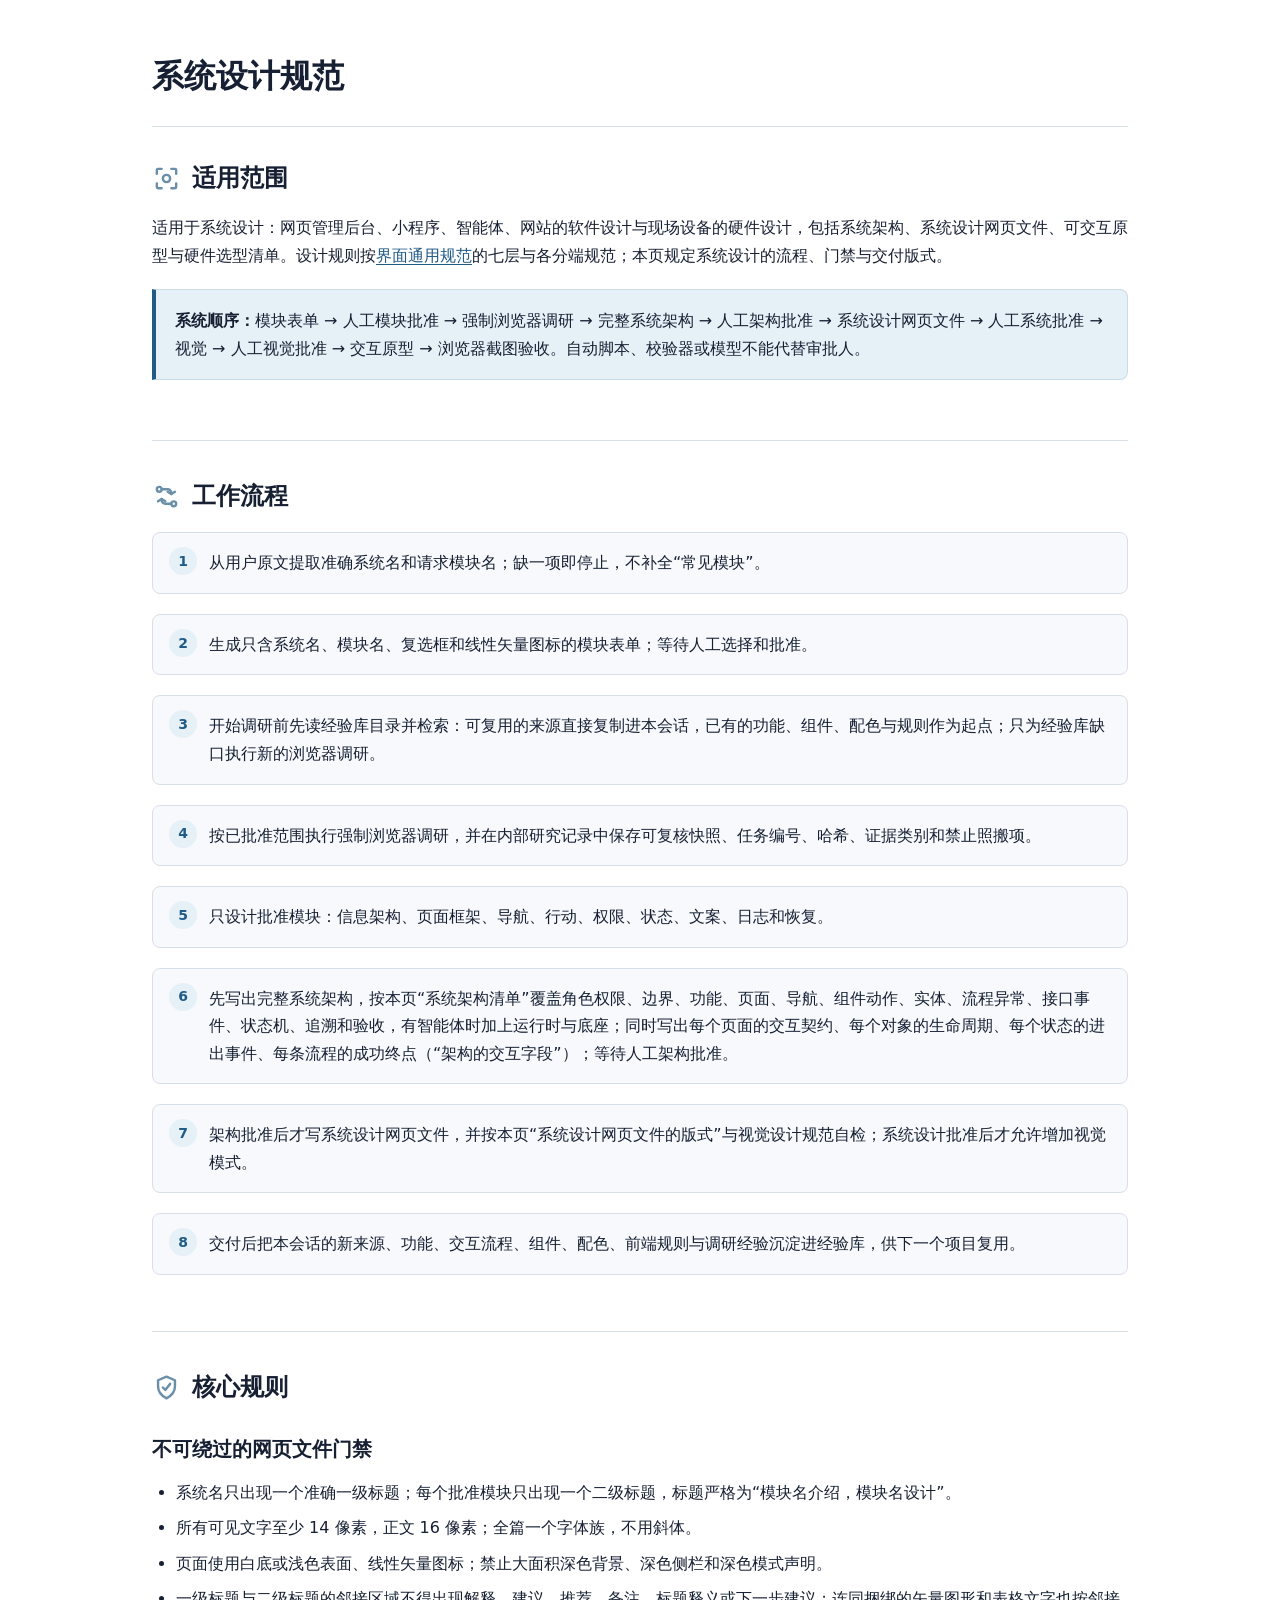
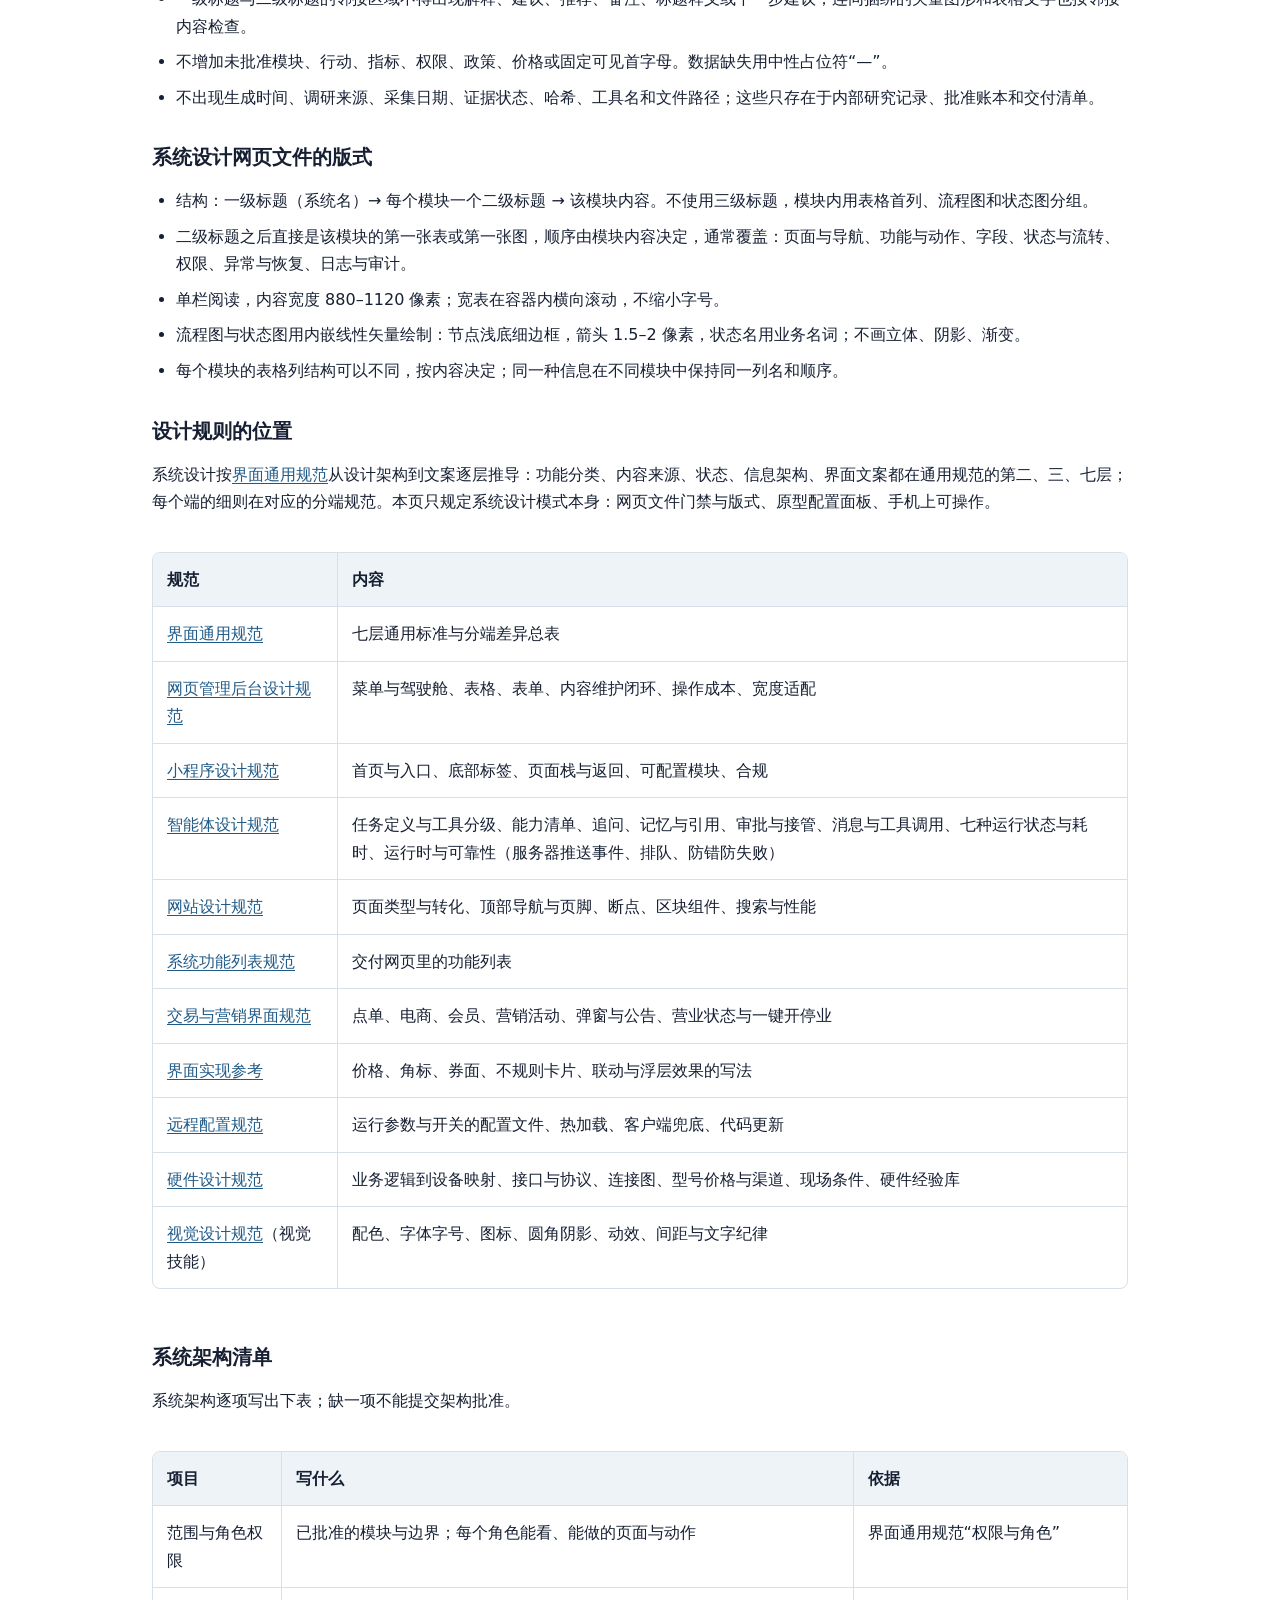
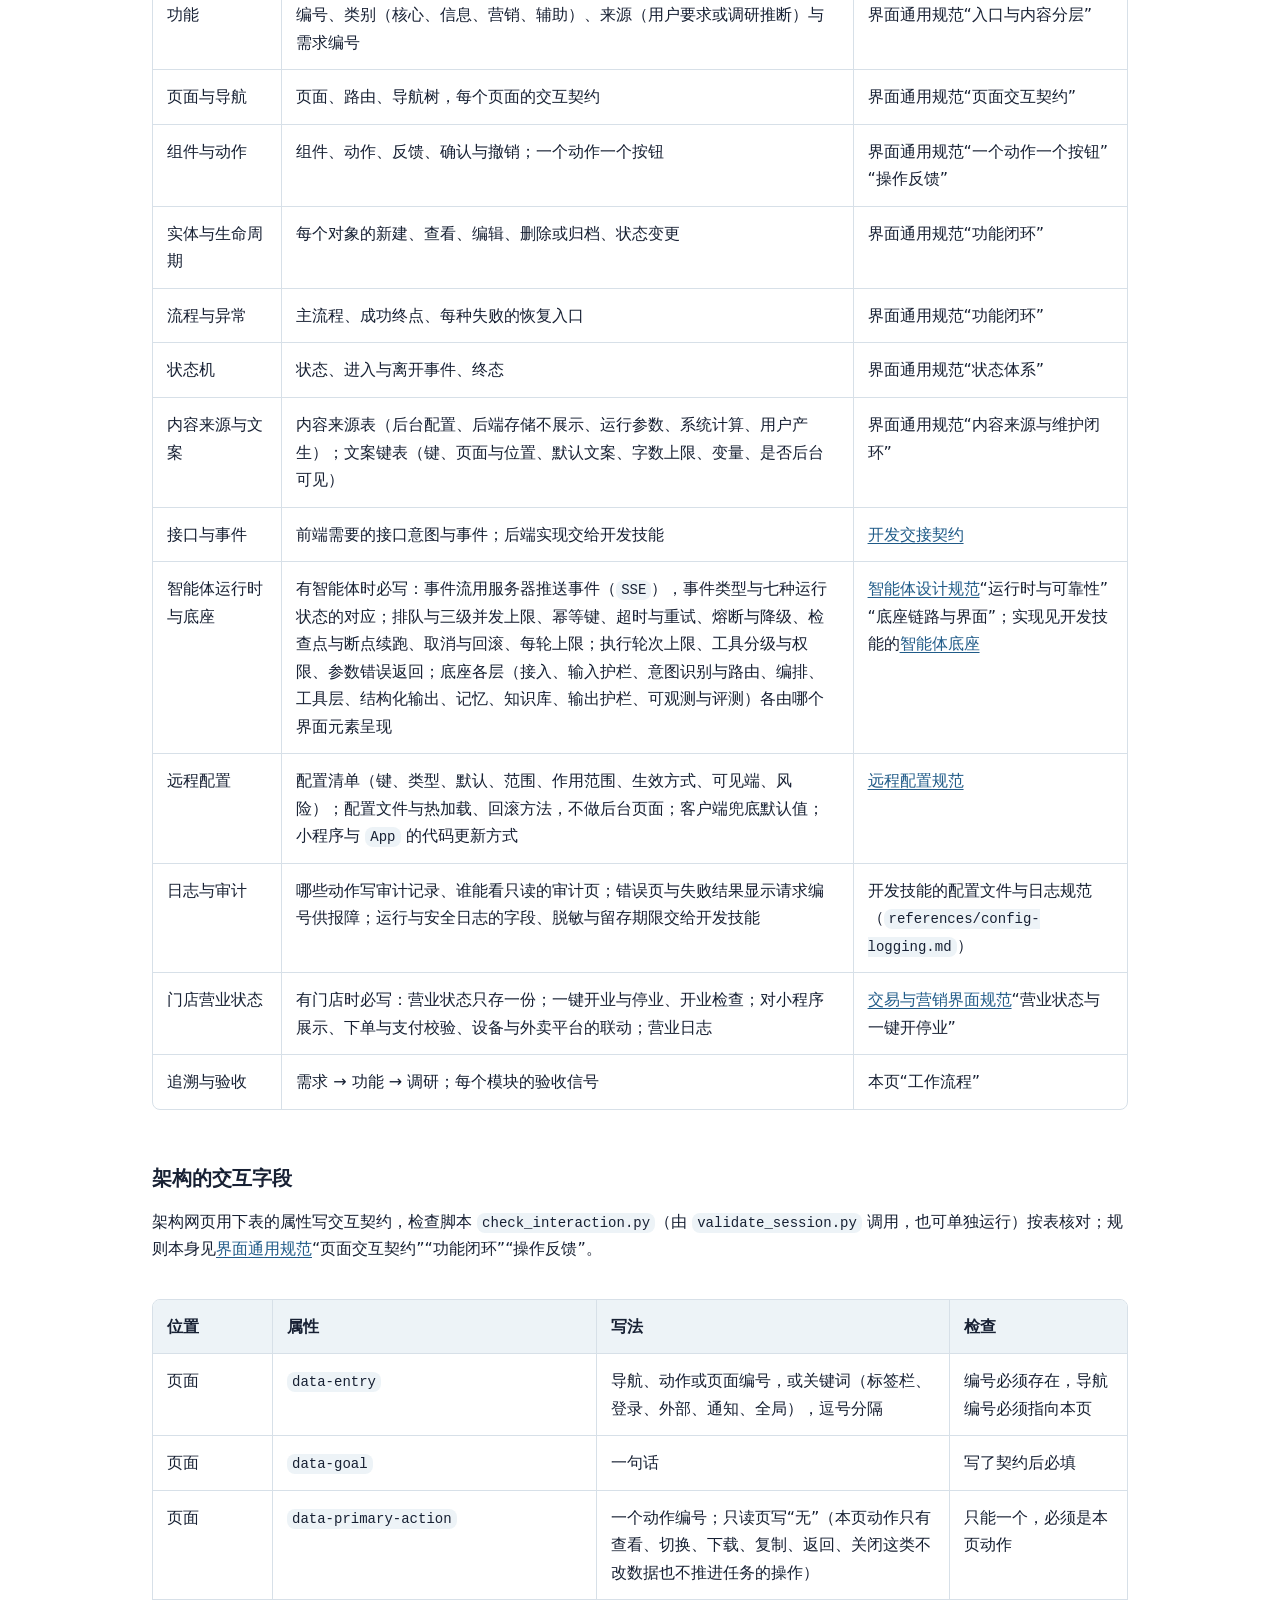
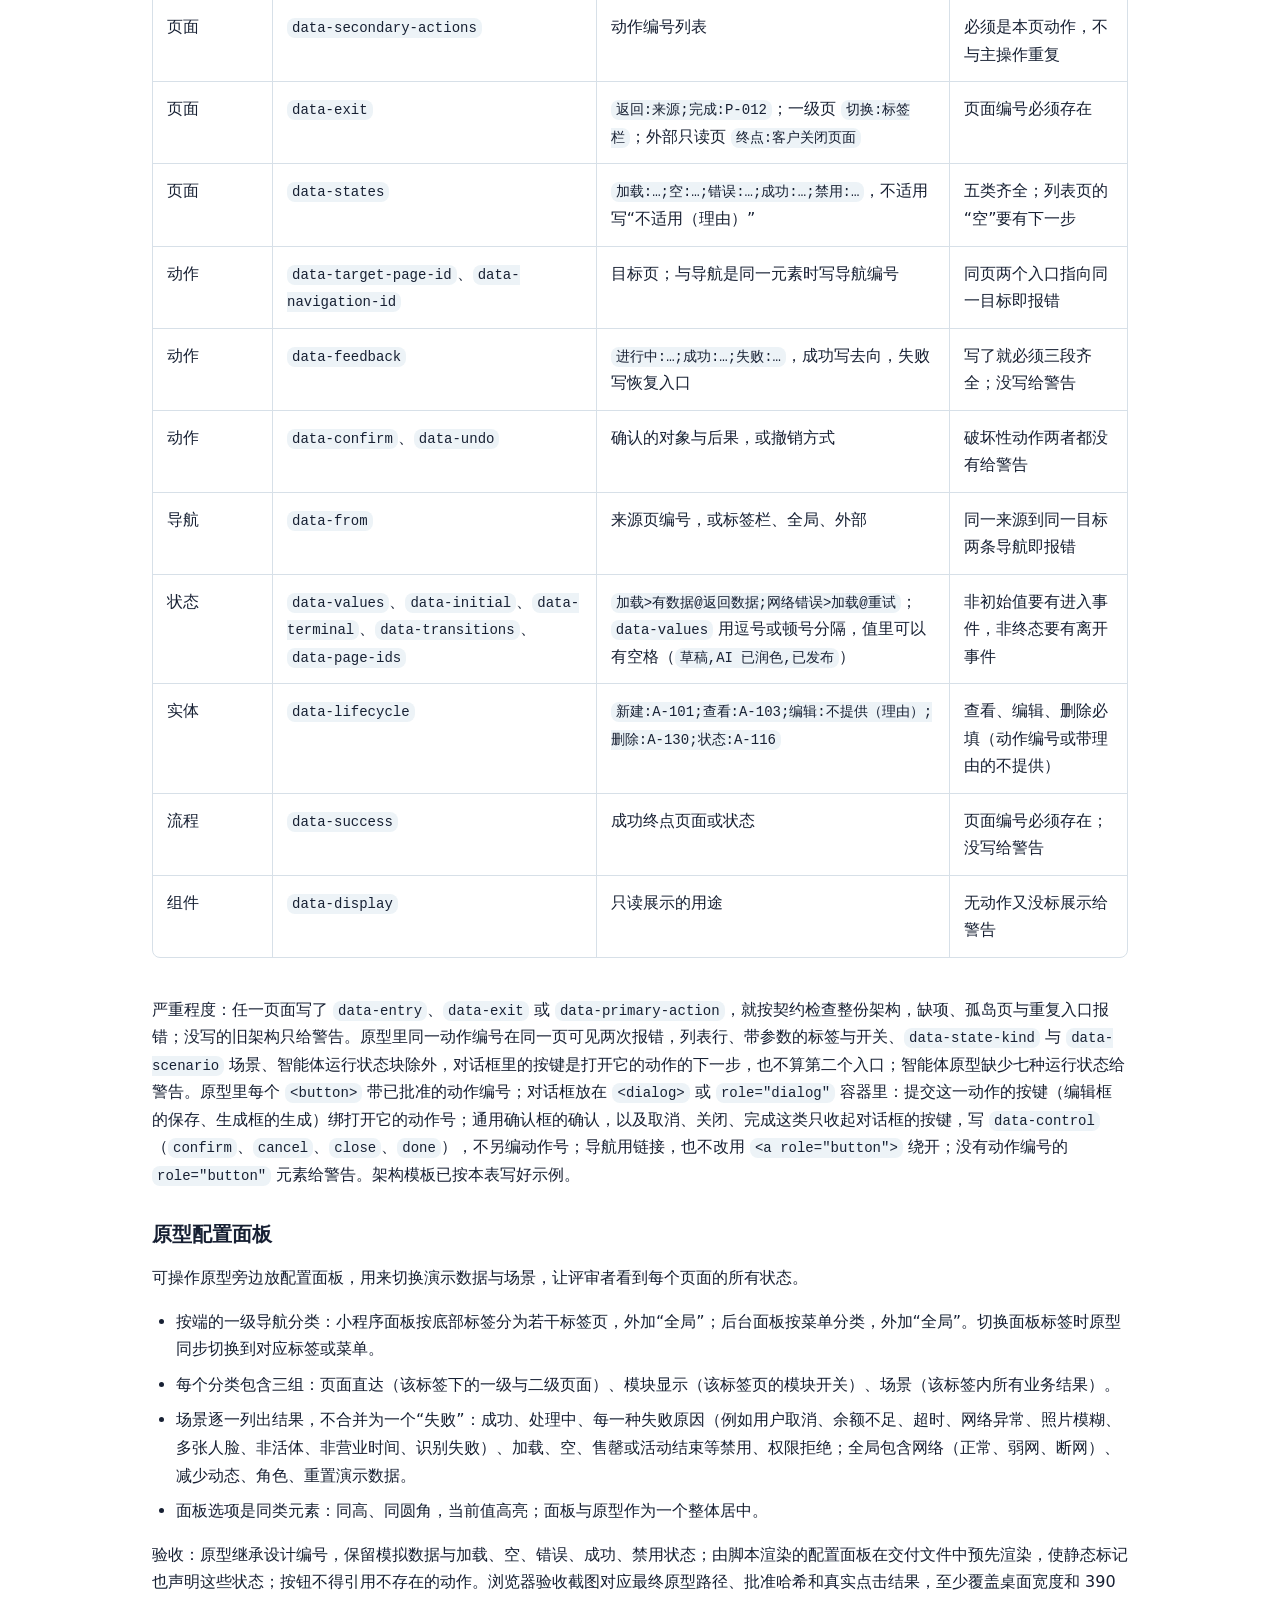
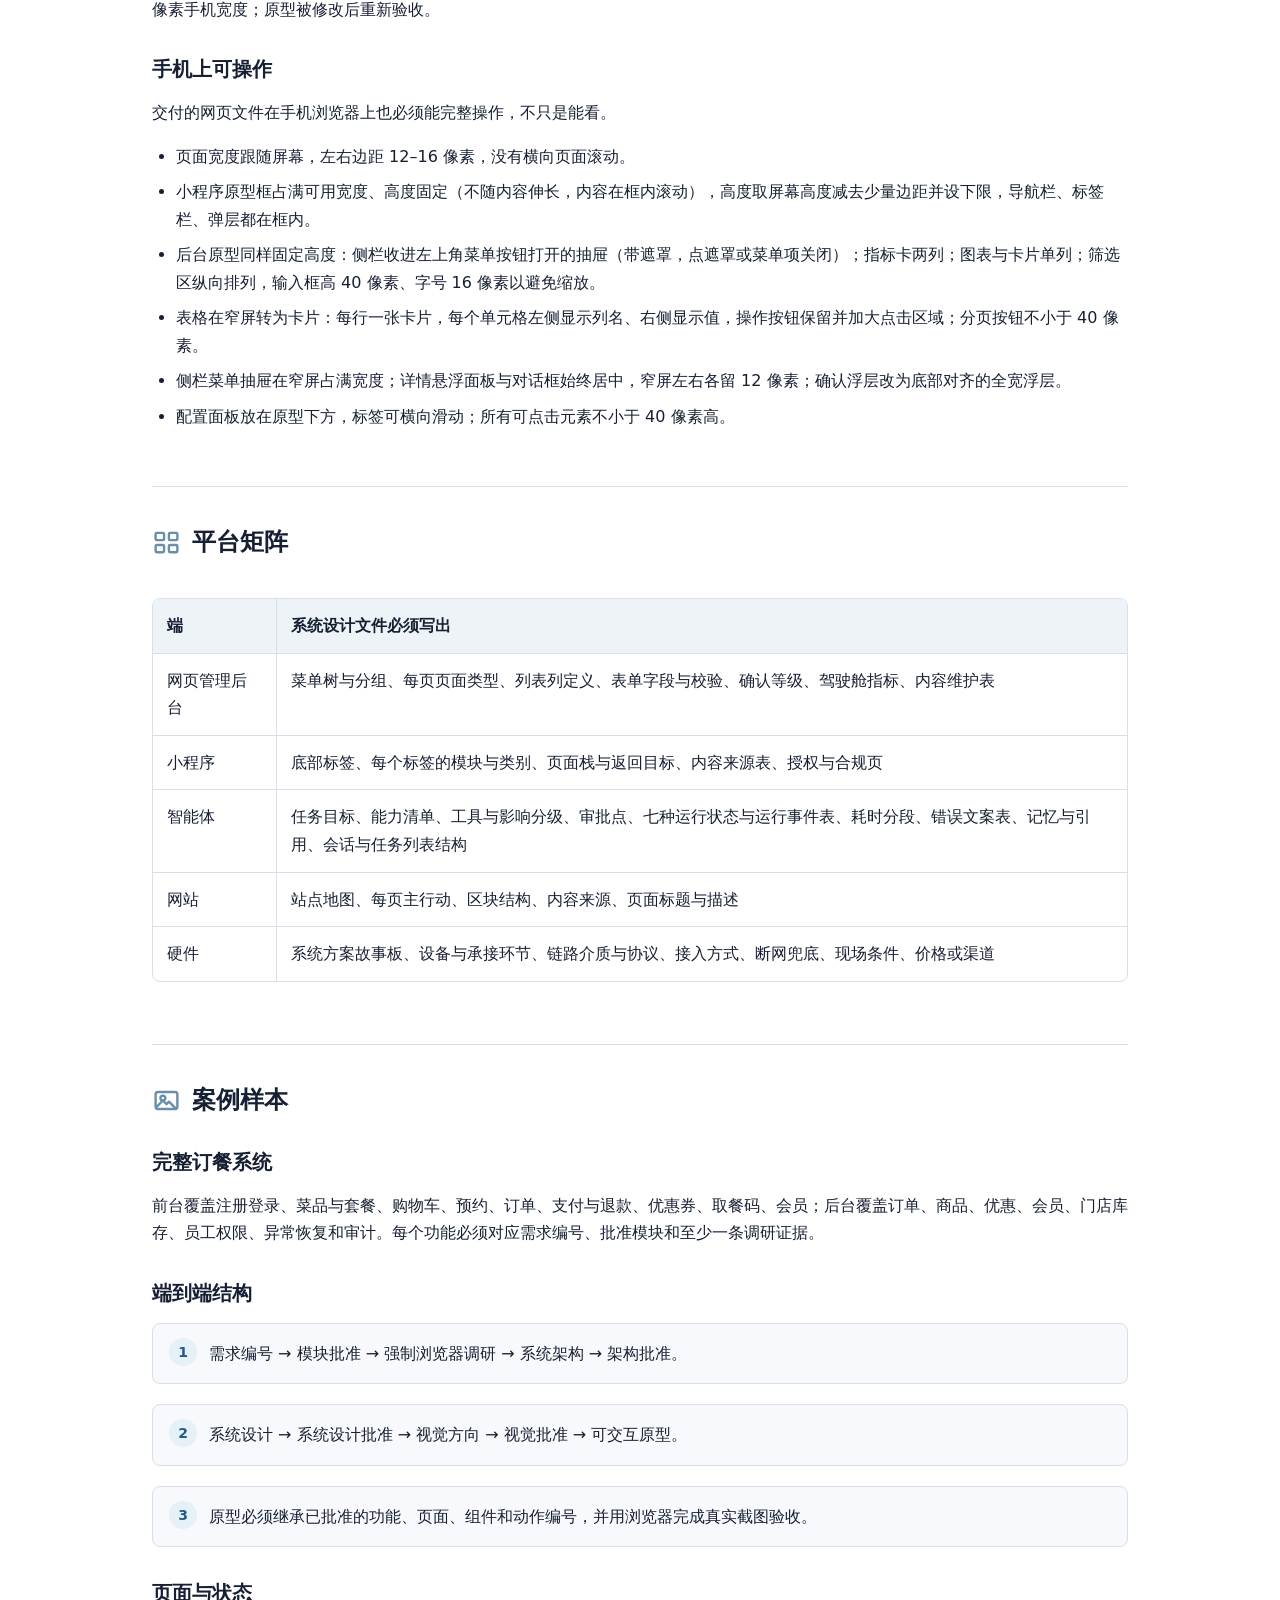
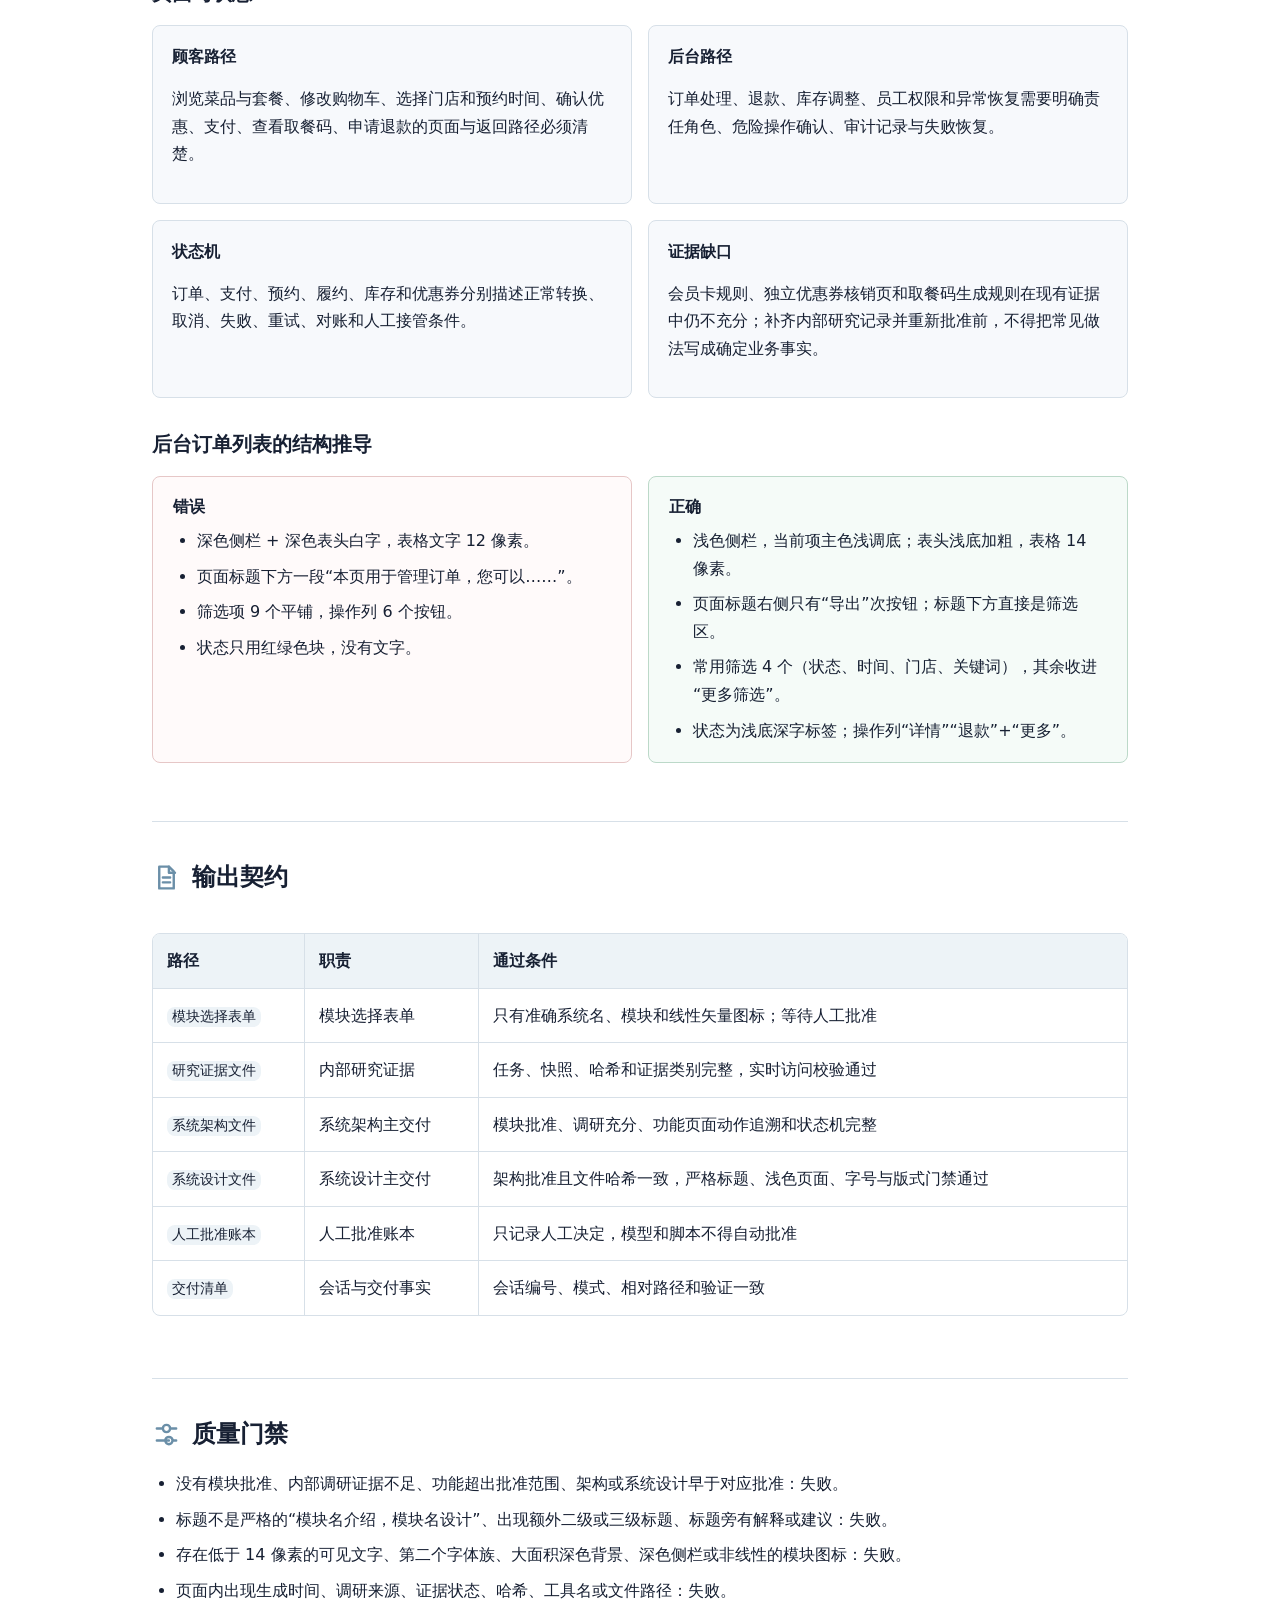
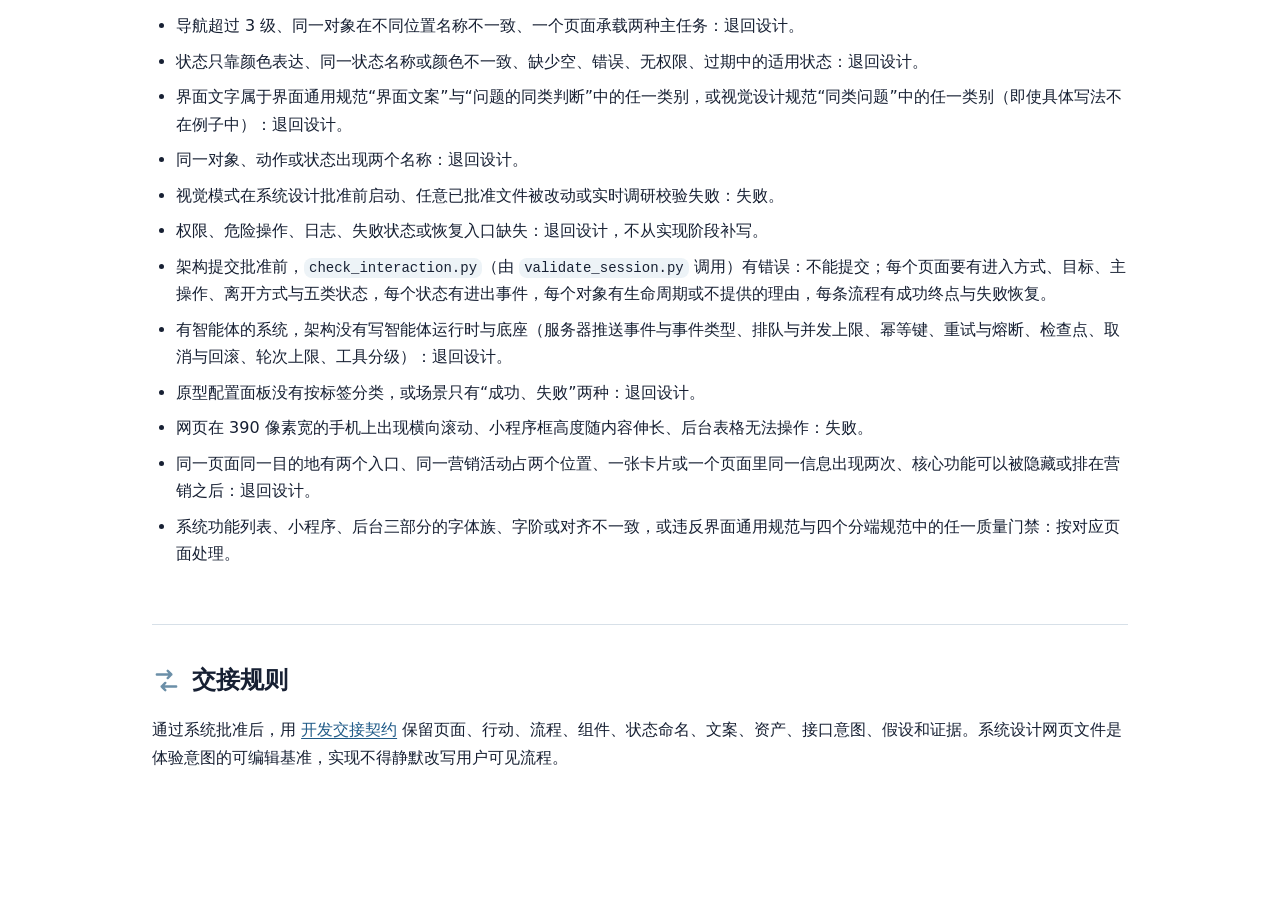
<file: references/system-design.html>
<!doctype html>
<html lang="zh-CN">
<head>
  <meta charset="utf-8">
  <meta name="viewport" content="width=device-width, initial-scale=1">
  <title>系统设计规范</title>
  <link rel="stylesheet" href="guidelines.css">
</head>
<body>
<main id="main" aria-label="系统设计规范">
    <h1>系统设计规范</h1>
<!-- SECTION:scope:START id=scope data-rule-id=system-scope -->
<section id="scope" data-rule-id="system-scope" aria-labelledby="scope-heading">
<h2 id="scope-heading" class="section-heading"><svg class="icon-linear section-icon" viewBox="0 0 24 24" fill="none" stroke="currentColor" stroke-width="1.8" stroke-linecap="round" stroke-linejoin="round" aria-hidden="true" focusable="false"><path d="M4 8V5a1 1 0 0 1 1-1h3M16 4h3a1 1 0 0 1 1 1v3M20 16v3a1 1 0 0 1-1 1h-3M8 20H5a1 1 0 0 1-1-1v-3"/><circle cx="12" cy="12" r="3"/></svg><span>适用范围</span></h2>
<p>适用于系统设计：网页管理后台、小程序、智能体、网站的软件设计与现场设备的硬件设计，包括系统架构、系统设计网页文件、可交互原型与硬件选型清单。设计规则按<a href="ui-standards.html">界面通用规范</a>的七层与各分端规范；本页规定系统设计的流程、门禁与交付版式。</p>
<div class="callout"><strong>系统顺序：</strong>模块表单 → 人工模块批准 → 强制浏览器调研 → 完整系统架构 → 人工架构批准 → 系统设计网页文件 → 人工系统批准 → 视觉 → 人工视觉批准 → 交互原型 → 浏览器截图验收。自动脚本、校验器或模型不能代替审批人。</div>
</section>
<!-- SECTION:scope:END -->

<!-- SECTION:workflow:START id=workflow data-rule-id=system-workflow -->
<section id="workflow" data-rule-id="system-workflow" aria-labelledby="workflow-heading">
<h2 id="workflow-heading" class="section-heading"><svg class="icon-linear section-icon" viewBox="0 0 24 24" fill="none" stroke="currentColor" stroke-width="1.8" stroke-linecap="round" stroke-linejoin="round" aria-hidden="true" focusable="false"><circle cx="6" cy="6" r="2"/><circle cx="18" cy="18" r="2"/><path d="M8 6h5a3 3 0 0 1 3 3v1M16 18h-5a3 3 0 0 1-3-3v-1"/><path d="m13 8 3 2 3-2M11 16l-3-2-3 2"/></svg><span>工作流程</span></h2>
<ol class="steps">
<li>从用户原文提取准确系统名和请求模块名；缺一项即停止，不补全“常见模块”。</li>
<li>生成只含系统名、模块名、复选框和线性矢量图标的模块表单；等待人工选择和批准。</li>
<li>开始调研前先读经验库目录并检索：可复用的来源直接复制进本会话，已有的功能、组件、配色与规则作为起点；只为经验库缺口执行新的浏览器调研。</li>
<li>按已批准范围执行强制浏览器调研，并在内部研究记录中保存可复核快照、任务编号、哈希、证据类别和禁止照搬项。</li>
<li>只设计批准模块：信息架构、页面框架、导航、行动、权限、状态、文案、日志和恢复。</li>
<li>先写出完整系统架构，按本页“系统架构清单”覆盖角色权限、边界、功能、页面、导航、组件动作、实体、流程异常、接口事件、状态机、追溯和验收，有智能体时加上运行时与底座；同时写出每个页面的交互契约、每个对象的生命周期、每个状态的进出事件、每条流程的成功终点（“架构的交互字段”）；等待人工架构批准。</li>
<li>架构批准后才写系统设计网页文件，并按本页“系统设计网页文件的版式”与视觉设计规范自检；系统设计批准后才允许增加视觉模式。</li>
<li>交付后把本会话的新来源、功能、交互流程、组件、配色、前端规则与调研经验沉淀进经验库，供下一个项目复用。</li>
</ol>
</section>
<!-- SECTION:workflow:END -->

<!-- SECTION:rules:START id=rules data-rule-id=system-rules -->
<section id="rules" data-rule-id="system-rules" aria-labelledby="rules-heading">
<h2 id="rules-heading" class="section-heading"><svg class="icon-linear section-icon" viewBox="0 0 24 24" fill="none" stroke="currentColor" stroke-width="1.8" stroke-linecap="round" stroke-linejoin="round" aria-hidden="true" focusable="false"><path d="M12 3 5 6v5c0 4.5 2.8 7.8 7 10 4.2-2.2 7-5.5 7-10V6l-7-3Z"/><path d="m9 12 2 2 4-5"/></svg><span>核心规则</span></h2>
<h3>不可绕过的网页文件门禁</h3>
<ul>
<li>系统名只出现一个准确一级标题；每个批准模块只出现一个二级标题，标题严格为“模块名介绍，模块名设计”。</li>
<li>所有可见文字至少 14 像素，正文 16 像素；全篇一个字体族，不用斜体。</li>
<li>页面使用白底或浅色表面、线性矢量图标；禁止大面积深色背景、深色侧栏和深色模式声明。</li>
<li>一级标题与二级标题的邻接区域不得出现解释、建议、推荐、备注、标题释义或下一步建议；连同捆绑的矢量图形和表格文字也按邻接内容检查。</li>
<li>不增加未批准模块、行动、指标、权限、政策、价格或固定可见首字母。数据缺失用中性占位符“—”。</li>
<li>不出现生成时间、调研来源、采集日期、证据状态、哈希、工具名和文件路径；这些只存在于内部研究记录、批准账本和交付清单。</li>
</ul>
<h3>系统设计网页文件的版式</h3>
<ul>
<li>结构：一级标题（系统名）→ 每个模块一个二级标题 → 该模块内容。不使用三级标题，模块内用表格首列、流程图和状态图分组。</li>
<li>二级标题之后直接是该模块的第一张表或第一张图，顺序由模块内容决定，通常覆盖：页面与导航、功能与动作、字段、状态与流转、权限、异常与恢复、日志与审计。</li>
<li>单栏阅读，内容宽度 880–1120 像素；宽表在容器内横向滚动，不缩小字号。</li>
<li>流程图与状态图用内嵌线性矢量绘制：节点浅底细边框，箭头 1.5–2 像素，状态名用业务名词；不画立体、阴影、渐变。</li>
<li>每个模块的表格列结构可以不同，按内容决定；同一种信息在不同模块中保持同一列名和顺序。</li>
</ul>
<h3>设计规则的位置</h3>
<p>系统设计按<a href="ui-standards.html">界面通用规范</a>从设计架构到文案逐层推导：功能分类、内容来源、状态、信息架构、界面文案都在通用规范的第二、三、七层；每个端的细则在对应的分端规范。本页只规定系统设计模式本身：网页文件门禁与版式、原型配置面板、手机上可操作。</p>
<div class="table-wrap"><table><thead><tr><th>规范</th><th>内容</th></tr></thead><tbody>
<tr><td><a href="ui-standards.html">界面通用规范</a></td><td>七层通用标准与分端差异总表</td></tr>
<tr><td><a href="admin-design.html">网页管理后台设计规范</a></td><td>菜单与驾驶舱、表格、表单、内容维护闭环、操作成本、宽度适配</td></tr>
<tr><td><a href="miniprogram-design.html">小程序设计规范</a></td><td>首页与入口、底部标签、页面栈与返回、可配置模块、合规</td></tr>
<tr><td><a href="agent-design.html">智能体设计规范</a></td><td>任务定义与工具分级、能力清单、追问、记忆与引用、审批与接管、消息与工具调用、七种运行状态与耗时、运行时与可靠性（服务器推送事件、排队、防错防失败）</td></tr>
<tr><td><a href="website-design.html">网站设计规范</a></td><td>页面类型与转化、顶部导航与页脚、断点、区块组件、搜索与性能</td></tr>
<tr><td><a href="function-list-design.html">系统功能列表规范</a></td><td>交付网页里的功能列表</td></tr>
<tr><td><a href="commerce-design.html">交易与营销界面规范</a></td><td>点单、电商、会员、营销活动、弹窗与公告、营业状态与一键开停业</td></tr>
<tr><td><a href="ui-recipes.html">界面实现参考</a></td><td>价格、角标、券面、不规则卡片、联动与浮层效果的写法</td></tr>
<tr><td><a href="config-design.html">远程配置规范</a></td><td>运行参数与开关的配置文件、热加载、客户端兜底、代码更新</td></tr>
<tr><td><a href="hardware-design.html">硬件设计规范</a></td><td>业务逻辑到设备映射、接口与协议、连接图、型号价格与渠道、现场条件、硬件经验库</td></tr>
<tr><td><a href="https://github.com/luzern0414/Luz-Design/blob/master/references/visual-design.html">视觉设计规范</a>（视觉技能）</td><td>配色、字体字号、图标、圆角阴影、动效、间距与文字纪律</td></tr>
</tbody></table></div>
<h3>系统架构清单</h3>
<p>系统架构逐项写出下表；缺一项不能提交架构批准。</p>
<div class="table-wrap"><table><thead><tr><th>项目</th><th>写什么</th><th>依据</th></tr></thead><tbody>
<tr><td>范围与角色权限</td><td>已批准的模块与边界；每个角色能看、能做的页面与动作</td><td>界面通用规范“权限与角色”</td></tr>
<tr><td>功能</td><td>编号、类别（核心、信息、营销、辅助）、来源（用户要求或调研推断）与需求编号</td><td>界面通用规范“入口与内容分层”</td></tr>
<tr><td>页面与导航</td><td>页面、路由、导航树，每个页面的交互契约</td><td>界面通用规范“页面交互契约”</td></tr>
<tr><td>组件与动作</td><td>组件、动作、反馈、确认与撤销；一个动作一个按钮</td><td>界面通用规范“一个动作一个按钮”“操作反馈”</td></tr>
<tr><td>实体与生命周期</td><td>每个对象的新建、查看、编辑、删除或归档、状态变更</td><td>界面通用规范“功能闭环”</td></tr>
<tr><td>流程与异常</td><td>主流程、成功终点、每种失败的恢复入口</td><td>界面通用规范“功能闭环”</td></tr>
<tr><td>状态机</td><td>状态、进入与离开事件、终态</td><td>界面通用规范“状态体系”</td></tr>
<tr><td>内容来源与文案</td><td>内容来源表（后台配置、后端存储不展示、运行参数、系统计算、用户产生）；文案键表（键、页面与位置、默认文案、字数上限、变量、是否后台可见）</td><td>界面通用规范“内容来源与维护闭环”</td></tr>
<tr><td>接口与事件</td><td>前端需要的接口意图与事件；后端实现交给开发技能</td><td><a href="handoff.md">开发交接契约</a></td></tr>
<tr><td>智能体运行时与底座</td><td>有智能体时必写：事件流用服务器推送事件（<code>SSE</code>），事件类型与七种运行状态的对应；排队与三级并发上限、幂等键、超时与重试、熔断与降级、检查点与断点续跑、取消与回滚、每轮上限；执行轮次上限、工具分级与权限、参数错误返回；底座各层（接入、输入护栏、意图识别与路由、编排、工具层、结构化输出、记忆、知识库、输出护栏、可观测与评测）各由哪个界面元素呈现</td><td><a href="agent-design.html">智能体设计规范</a>“运行时与可靠性”“底座链路与界面”；实现见开发技能的<a href="https://github.com/luzern0414/Luz-Dev/blob/master/references/agent-foundation.md">智能体底座</a></td></tr>
<tr><td>远程配置</td><td>配置清单（键、类型、默认、范围、作用范围、生效方式、可见端、风险）；配置文件与热加载、回滚方法，不做后台页面；客户端兜底默认值；小程序与 <code>App</code> 的代码更新方式</td><td><a href="config-design.html">远程配置规范</a></td></tr>
<tr><td>日志与审计</td><td>哪些动作写审计记录、谁能看只读的审计页；错误页与失败结果显示请求编号供报障；运行与安全日志的字段、脱敏与留存期限交给开发技能</td><td>开发技能的配置文件与日志规范（<code>references/config-logging.md</code>）</td></tr>
<tr><td>门店营业状态</td><td>有门店时必写：营业状态只存一份；一键开业与停业、开业检查；对小程序展示、下单与支付校验、设备与外卖平台的联动；营业日志</td><td><a href="commerce-design.html">交易与营销界面规范</a>“营业状态与一键开停业”</td></tr>
<tr><td>追溯与验收</td><td>需求 → 功能 → 调研；每个模块的验收信号</td><td>本页“工作流程”</td></tr>
</tbody></table></div>
<h3>架构的交互字段</h3>
<p>架构网页用下表的属性写交互契约，检查脚本 <code>check_interaction.py</code>（由 <code>validate_session.py</code> 调用，也可单独运行）按表核对；规则本身见<a href="ui-standards.html">界面通用规范</a>“页面交互契约”“功能闭环”“操作反馈”。</p>
<div class="table-wrap"><table><thead><tr><th>位置</th><th>属性</th><th>写法</th><th>检查</th></tr></thead><tbody>
<tr><td>页面</td><td><code>data-entry</code></td><td>导航、动作或页面编号，或关键词（标签栏、登录、外部、通知、全局），逗号分隔</td><td>编号必须存在，导航编号必须指向本页</td></tr>
<tr><td>页面</td><td><code>data-goal</code></td><td>一句话</td><td>写了契约后必填</td></tr>
<tr><td>页面</td><td><code>data-primary-action</code></td><td>一个动作编号；只读页写“无”（本页动作只有查看、切换、下载、复制、返回、关闭这类不改数据也不推进任务的操作）</td><td>只能一个，必须是本页动作</td></tr>
<tr><td>页面</td><td><code>data-secondary-actions</code></td><td>动作编号列表</td><td>必须是本页动作，不与主操作重复</td></tr>
<tr><td>页面</td><td><code>data-exit</code></td><td><code>返回:来源;完成:P-012</code>；一级页 <code>切换:标签栏</code>；外部只读页 <code>终点:客户关闭页面</code></td><td>页面编号必须存在</td></tr>
<tr><td>页面</td><td><code>data-states</code></td><td><code>加载:…;空:…;错误:…;成功:…;禁用:…</code>，不适用写“不适用（理由）”</td><td>五类齐全；列表页的“空”要有下一步</td></tr>
<tr><td>动作</td><td><code>data-target-page-id</code>、<code>data-navigation-id</code></td><td>目标页；与导航是同一元素时写导航编号</td><td>同页两个入口指向同一目标即报错</td></tr>
<tr><td>动作</td><td><code>data-feedback</code></td><td><code>进行中:…;成功:…;失败:…</code>，成功写去向，失败写恢复入口</td><td>写了就必须三段齐全；没写给警告</td></tr>
<tr><td>动作</td><td><code>data-confirm</code>、<code>data-undo</code></td><td>确认的对象与后果，或撤销方式</td><td>破坏性动作两者都没有给警告</td></tr>
<tr><td>导航</td><td><code>data-from</code></td><td>来源页编号，或标签栏、全局、外部</td><td>同一来源到同一目标两条导航即报错</td></tr>
<tr><td>状态</td><td><code>data-values</code>、<code>data-initial</code>、<code>data-terminal</code>、<code>data-transitions</code>、<code>data-page-ids</code></td><td><code>加载&gt;有数据@返回数据;网络错误&gt;加载@重试</code>；<code>data-values</code> 用逗号或顿号分隔，值里可以有空格（<code>草稿,AI 已润色,已发布</code>）</td><td>非初始值要有进入事件，非终态要有离开事件</td></tr>
<tr><td>实体</td><td><code>data-lifecycle</code></td><td><code>新建:A-101;查看:A-103;编辑:不提供（理由）;删除:A-130;状态:A-116</code></td><td>查看、编辑、删除必填（动作编号或带理由的不提供）</td></tr>
<tr><td>流程</td><td><code>data-success</code></td><td>成功终点页面或状态</td><td>页面编号必须存在；没写给警告</td></tr>
<tr><td>组件</td><td><code>data-display</code></td><td>只读展示的用途</td><td>无动作又没标展示给警告</td></tr>
</tbody></table></div>
<p>严重程度：任一页面写了 <code>data-entry</code>、<code>data-exit</code> 或 <code>data-primary-action</code>，就按契约检查整份架构，缺项、孤岛页与重复入口报错；没写的旧架构只给警告。原型里同一动作编号在同一页可见两次报错，列表行、带参数的标签与开关、<code>data-state-kind</code> 与 <code>data-scenario</code> 场景、智能体运行状态块除外，对话框里的按键是打开它的动作的下一步，也不算第二个入口；智能体原型缺少七种运行状态给警告。原型里每个 <code>&lt;button&gt;</code> 带已批准的动作编号；对话框放在 <code>&lt;dialog&gt;</code> 或 <code>role="dialog"</code> 容器里：提交这一动作的按键（编辑框的保存、生成框的生成）绑打开它的动作号；通用确认框的确认，以及取消、关闭、完成这类只收起对话框的按键，写 <code>data-control</code>（<code>confirm</code>、<code>cancel</code>、<code>close</code>、<code>done</code>），不另编动作号；导航用链接，也不改用 <code>&lt;a role="button"&gt;</code> 绕开；没有动作编号的 <code>role="button"</code> 元素给警告。架构模板已按本表写好示例。</p>
<h3>原型配置面板</h3>
<p>可操作原型旁边放配置面板，用来切换演示数据与场景，让评审者看到每个页面的所有状态。</p>
<ul>
<li>按端的一级导航分类：小程序面板按底部标签分为若干标签页，外加“全局”；后台面板按菜单分类，外加“全局”。切换面板标签时原型同步切换到对应标签或菜单。</li>
<li>每个分类包含三组：页面直达（该标签下的一级与二级页面）、模块显示（该标签页的模块开关）、场景（该标签内所有业务结果）。</li>
<li>场景逐一列出结果，不合并为一个“失败”：成功、处理中、每一种失败原因（例如用户取消、余额不足、超时、网络异常、照片模糊、多张人脸、非活体、非营业时间、识别失败）、加载、空、售罄或活动结束等禁用、权限拒绝；全局包含网络（正常、弱网、断网）、减少动态、角色、重置演示数据。</li>
<li>面板选项是同类元素：同高、同圆角，当前值高亮；面板与原型作为一个整体居中。</li>
</ul>
<p>验收：原型继承设计编号，保留模拟数据与加载、空、错误、成功、禁用状态；由脚本渲染的配置面板在交付文件中预先渲染，使静态标记也声明这些状态；按钮不得引用不存在的动作。浏览器验收截图对应最终原型路径、批准哈希和真实点击结果，至少覆盖桌面宽度和 390 像素手机宽度；原型被修改后重新验收。</p>
<h3>手机上可操作</h3>
<p>交付的网页文件在手机浏览器上也必须能完整操作，不只是能看。</p>
<ul>
<li>页面宽度跟随屏幕，左右边距 12–16 像素，没有横向页面滚动。</li>
<li>小程序原型框占满可用宽度、高度固定（不随内容伸长，内容在框内滚动），高度取屏幕高度减去少量边距并设下限，导航栏、标签栏、弹层都在框内。</li>
<li>后台原型同样固定高度：侧栏收进左上角菜单按钮打开的抽屉（带遮罩，点遮罩或菜单项关闭）；指标卡两列；图表与卡片单列；筛选区纵向排列，输入框高 40 像素、字号 16 像素以避免缩放。</li>
<li>表格在窄屏转为卡片：每行一张卡片，每个单元格左侧显示列名、右侧显示值，操作按钮保留并加大点击区域；分页按钮不小于 40 像素。</li>
<li>侧栏菜单抽屉在窄屏占满宽度；详情悬浮面板与对话框始终居中，窄屏左右各留 12 像素；确认浮层改为底部对齐的全宽浮层。</li>
<li>配置面板放在原型下方，标签可横向滑动；所有可点击元素不小于 40 像素高。</li>
</ul>
</section>
<!-- SECTION:rules:END -->

<!-- SECTION:platform-matrix:START id=platform-matrix data-rule-id=system-platform-matrix -->
<section id="platform-matrix" data-rule-id="system-platform-matrix" aria-labelledby="platform-matrix-heading">
<h2 id="platform-matrix-heading" class="section-heading"><svg class="icon-linear section-icon" viewBox="0 0 24 24" fill="none" stroke="currentColor" stroke-width="1.8" stroke-linecap="round" stroke-linejoin="round" aria-hidden="true" focusable="false"><rect x="3" y="4" width="7" height="6" rx="1"/><rect x="14" y="4" width="7" height="6" rx="1"/><rect x="3" y="14" width="7" height="6" rx="1"/><rect x="14" y="14" width="7" height="6" rx="1"/></svg><span>平台矩阵</span></h2>
<div class="table-wrap"><table><thead><tr><th>端</th><th>系统设计文件必须写出</th></tr></thead><tbody>
<tr><td>网页管理后台</td><td>菜单树与分组、每页页面类型、列表列定义、表单字段与校验、确认等级、驾驶舱指标、内容维护表</td></tr>
<tr><td>小程序</td><td>底部标签、每个标签的模块与类别、页面栈与返回目标、内容来源表、授权与合规页</td></tr>
<tr><td>智能体</td><td>任务目标、能力清单、工具与影响分级、审批点、七种运行状态与运行事件表、耗时分段、错误文案表、记忆与引用、会话与任务列表结构</td></tr>
<tr><td>网站</td><td>站点地图、每页主行动、区块结构、内容来源、页面标题与描述</td></tr>
<tr><td>硬件</td><td>系统方案故事板、设备与承接环节、链路介质与协议、接入方式、断网兜底、现场条件、价格或渠道</td></tr>
</tbody></table></div>
</section>
<!-- SECTION:platform-matrix:END -->

<!-- SECTION:examples:START id=examples data-rule-id=system-examples -->
<section id="examples" data-rule-id="system-examples" aria-labelledby="examples-heading">
<h2 id="examples-heading" class="section-heading"><svg class="icon-linear section-icon" viewBox="0 0 24 24" fill="none" stroke="currentColor" stroke-width="1.8" stroke-linecap="round" stroke-linejoin="round" aria-hidden="true" focusable="false"><rect x="3" y="5" width="18" height="14" rx="2"/><circle cx="9" cy="10" r="2"/><path d="m4 17 5-5 3 3 2-2 6 6"/></svg><span>案例样本</span></h2>
<h3>完整订餐系统</h3>
<p>前台覆盖注册登录、菜品与套餐、购物车、预约、订单、支付与退款、优惠券、取餐码、会员；后台覆盖订单、商品、优惠、会员、门店库存、员工权限、异常恢复和审计。每个功能必须对应需求编号、批准模块和至少一条调研证据。</p>
<h3>端到端结构</h3>
<ol class="steps">
<li>需求编号 → 模块批准 → 强制浏览器调研 → 系统架构 → 架构批准。</li>
<li>系统设计 → 系统设计批准 → 视觉方向 → 视觉批准 → 可交互原型。</li>
<li>原型必须继承已批准的功能、页面、组件和动作编号，并用浏览器完成真实截图验收。</li>
</ol>
<h3>页面与状态</h3>
<div class="cards">
<div class="card"><h4>顾客路径</h4><p>浏览菜品与套餐、修改购物车、选择门店和预约时间、确认优惠、支付、查看取餐码、申请退款的页面与返回路径必须清楚。</p></div>
<div class="card"><h4>后台路径</h4><p>订单处理、退款、库存调整、员工权限和异常恢复需要明确责任角色、危险操作确认、审计记录与失败恢复。</p></div>
<div class="card"><h4>状态机</h4><p>订单、支付、预约、履约、库存和优惠券分别描述正常转换、取消、失败、重试、对账和人工接管条件。</p></div>
<div class="card"><h4>证据缺口</h4><p>会员卡规则、独立优惠券核销页和取餐码生成规则在现有证据中仍不充分；补齐内部研究记录并重新批准前，不得把常见做法写成确定业务事实。</p></div>
</div>
<h3>后台订单列表的结构推导</h3>
<div class="pair">
<div class="wrong"><h4>错误</h4><ul>
<li>深色侧栏 + 深色表头白字，表格文字 12 像素。</li>
<li>页面标题下方一段“本页用于管理订单，您可以……”。</li>
<li>筛选项 9 个平铺，操作列 6 个按钮。</li>
<li>状态只用红绿色块，没有文字。</li>
</ul></div>
<div class="right"><h4>正确</h4><ul>
<li>浅色侧栏，当前项主色浅调底；表头浅底加粗，表格 14 像素。</li>
<li>页面标题右侧只有“导出”次按钮；标题下方直接是筛选区。</li>
<li>常用筛选 4 个（状态、时间、门店、关键词），其余收进“更多筛选”。</li>
<li>状态为浅底深字标签；操作列“详情”“退款”+“更多”。</li>
</ul></div>
</div>
</section>
<!-- SECTION:examples:END -->

<!-- SECTION:output-contract:START id=output-contract data-rule-id=system-output-contract -->
<section id="output-contract" data-rule-id="system-output-contract" aria-labelledby="output-contract-heading">
<h2 id="output-contract-heading" class="section-heading"><svg class="icon-linear section-icon" viewBox="0 0 24 24" fill="none" stroke="currentColor" stroke-width="1.8" stroke-linecap="round" stroke-linejoin="round" aria-hidden="true" focusable="false"><path d="M6 3h8l4 4v14H6z"/><path d="M14 3v5h5M9 12h6M9 16h6"/></svg><span>输出契约</span></h2>
<div class="table-wrap"><table><thead><tr><th>路径</th><th>职责</th><th>通过条件</th></tr></thead><tbody><tr><td><code data-path="01-system/01-module-intake.html">模块选择表单</code></td><td>模块选择表单</td><td>只有准确系统名、模块和线性矢量图标；等待人工批准</td></tr><tr><td><code data-path="01-system/02-research.md">研究证据文件</code></td><td>内部研究证据</td><td>任务、快照、哈希和证据类别完整，实时访问校验通过</td></tr><tr><td><code data-path="01-system/03-system-design.html">系统架构文件</code></td><td>系统架构主交付</td><td>模块批准、调研充分、功能页面动作追溯和状态机完整</td>
</tr><tr><td><code data-path="01-system/04-system-design.html">系统设计文件</code></td><td>系统设计主交付</td><td>架构批准且文件哈希一致，严格标题、浅色页面、字号与版式门禁通过</td></tr><tr><td><code data-path="99-delivery/APPROVALS.json">人工批准账本</code></td><td>人工批准账本</td><td>只记录人工决定，模型和脚本不得自动批准</td></tr><tr><td><code data-path="99-delivery/MANIFEST.json">交付清单</code></td><td>会话与交付事实</td><td>会话编号、模式、相对路径和验证一致</td></tr></tbody></table></div>
</section>
<!-- SECTION:output-contract:END -->

<!-- SECTION:quality-gates:START id=quality-gates data-rule-id=system-quality-gates -->
<section id="quality-gates" data-rule-id="system-quality-gates" aria-labelledby="quality-gates-heading">
<h2 id="quality-gates-heading" class="section-heading"><svg class="icon-linear section-icon" viewBox="0 0 24 24" fill="none" stroke="currentColor" stroke-width="1.8" stroke-linecap="round" stroke-linejoin="round" aria-hidden="true" focusable="false"><path d="M4 7h5M15 7h5M9 7a3 3 0 1 0 6 0 3 3 0 0 0-6 0ZM4 17h10M18 17h2M14 14a3 3 0 1 0 0 6 3 3 0 0 0 0-6Z"/></svg><span>质量门禁</span></h2>
<ul>
<li>没有模块批准、内部调研证据不足、功能超出批准范围、架构或系统设计早于对应批准：失败。</li>
<li>标题不是严格的“模块名介绍，模块名设计”、出现额外二级或三级标题、标题旁有解释或建议：失败。</li>
<li>存在低于 14 像素的可见文字、第二个字体族、大面积深色背景、深色侧栏或非线性的模块图标：失败。</li>
<li>页面内出现生成时间、调研来源、证据状态、哈希、工具名或文件路径：失败。</li>
<li>导航超过 3 级、同一对象在不同位置名称不一致、一个页面承载两种主任务：退回设计。</li>
<li>状态只靠颜色表达、同一状态名称或颜色不一致、缺少空、错误、无权限、过期中的适用状态：退回设计。</li>
<li>界面文字属于界面通用规范“界面文案”与“问题的同类判断”中的任一类别，或视觉设计规范“同类问题”中的任一类别（即使具体写法不在例子中）：退回设计。</li>
<li>同一对象、动作或状态出现两个名称：退回设计。</li>
<li>视觉模式在系统设计批准前启动、任意已批准文件被改动或实时调研校验失败：失败。</li>
<li>权限、危险操作、日志、失败状态或恢复入口缺失：退回设计，不从实现阶段补写。</li>
<li>架构提交批准前，<code>check_interaction.py</code>（由 <code>validate_session.py</code> 调用）有错误：不能提交；每个页面要有进入方式、目标、主操作、离开方式与五类状态，每个状态有进出事件，每个对象有生命周期或不提供的理由，每条流程有成功终点与失败恢复。</li>
<li>有智能体的系统，架构没有写智能体运行时与底座（服务器推送事件与事件类型、排队与并发上限、幂等键、重试与熔断、检查点、取消与回滚、轮次上限、工具分级）：退回设计。</li>
<li>原型配置面板没有按标签分类，或场景只有“成功、失败”两种：退回设计。</li>
<li>网页在 390 像素宽的手机上出现横向滚动、小程序框高度随内容伸长、后台表格无法操作：失败。</li>
<li>同一页面同一目的地有两个入口、同一营销活动占两个位置、一张卡片或一个页面里同一信息出现两次、核心功能可以被隐藏或排在营销之后：退回设计。</li>
<li>系统功能列表、小程序、后台三部分的字体族、字阶或对齐不一致，或违反界面通用规范与四个分端规范中的任一质量门禁：按对应页面处理。</li>
</ul>
</section>
<!-- SECTION:quality-gates:END -->

<!-- SECTION:handoff:START id=handoff data-rule-id=system-handoff -->
<section id="handoff" data-rule-id="system-handoff" aria-labelledby="handoff-heading">
<h2 id="handoff-heading" class="section-heading"><svg class="icon-linear section-icon" viewBox="0 0 24 24" fill="none" stroke="currentColor" stroke-width="1.8" stroke-linecap="round" stroke-linejoin="round" aria-hidden="true" focusable="false"><path d="M4 7h12M13 4l3 3-3 3M20 17H8M11 14l-3 3 3 3"/></svg><span>交接规则</span></h2>
<p>通过系统批准后，用 <a href="handoff.md">开发交接契约</a> 保留页面、行动、流程、组件、状态命名、文案、资产、接口意图、假设和证据。系统设计网页文件是体验意图的可编辑基准，实现不得静默改写用户可见流程。</p>
</section>
<!-- SECTION:handoff:END -->

</main>
</body>
</html>
</file>
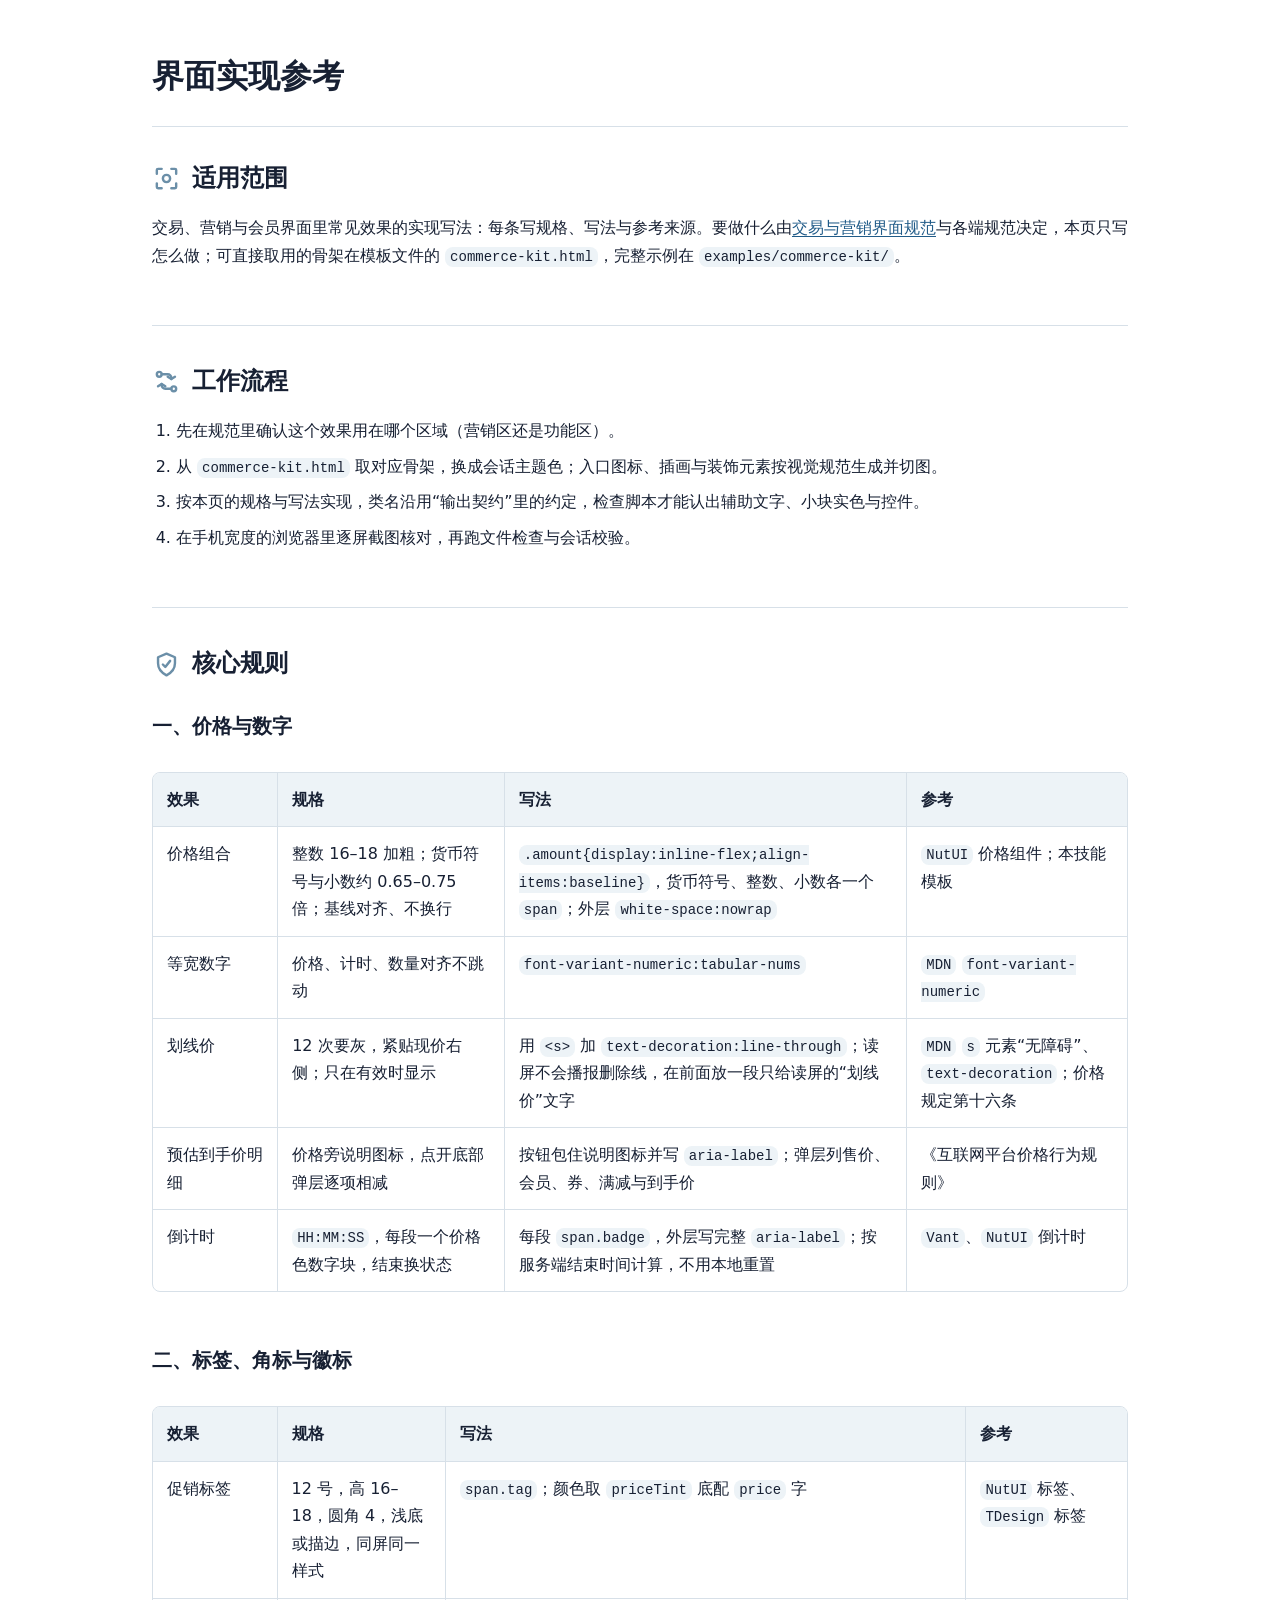
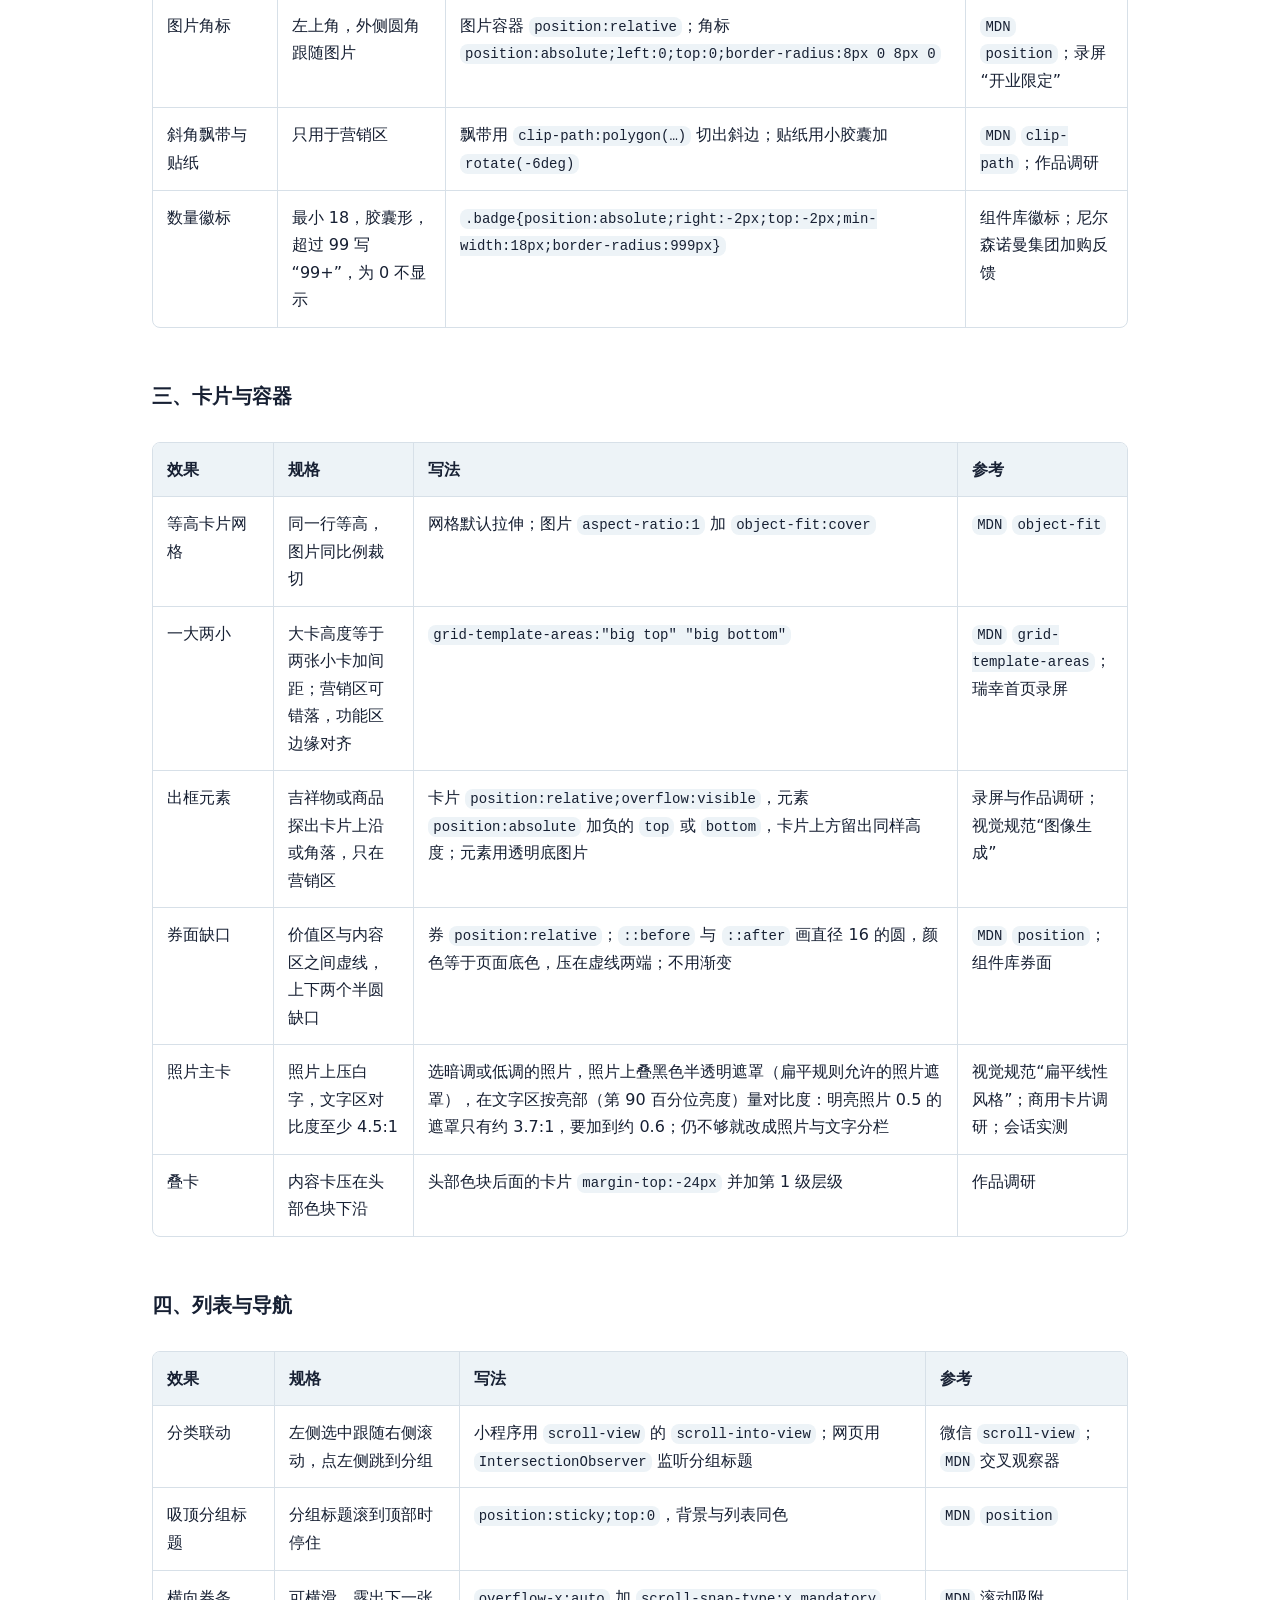
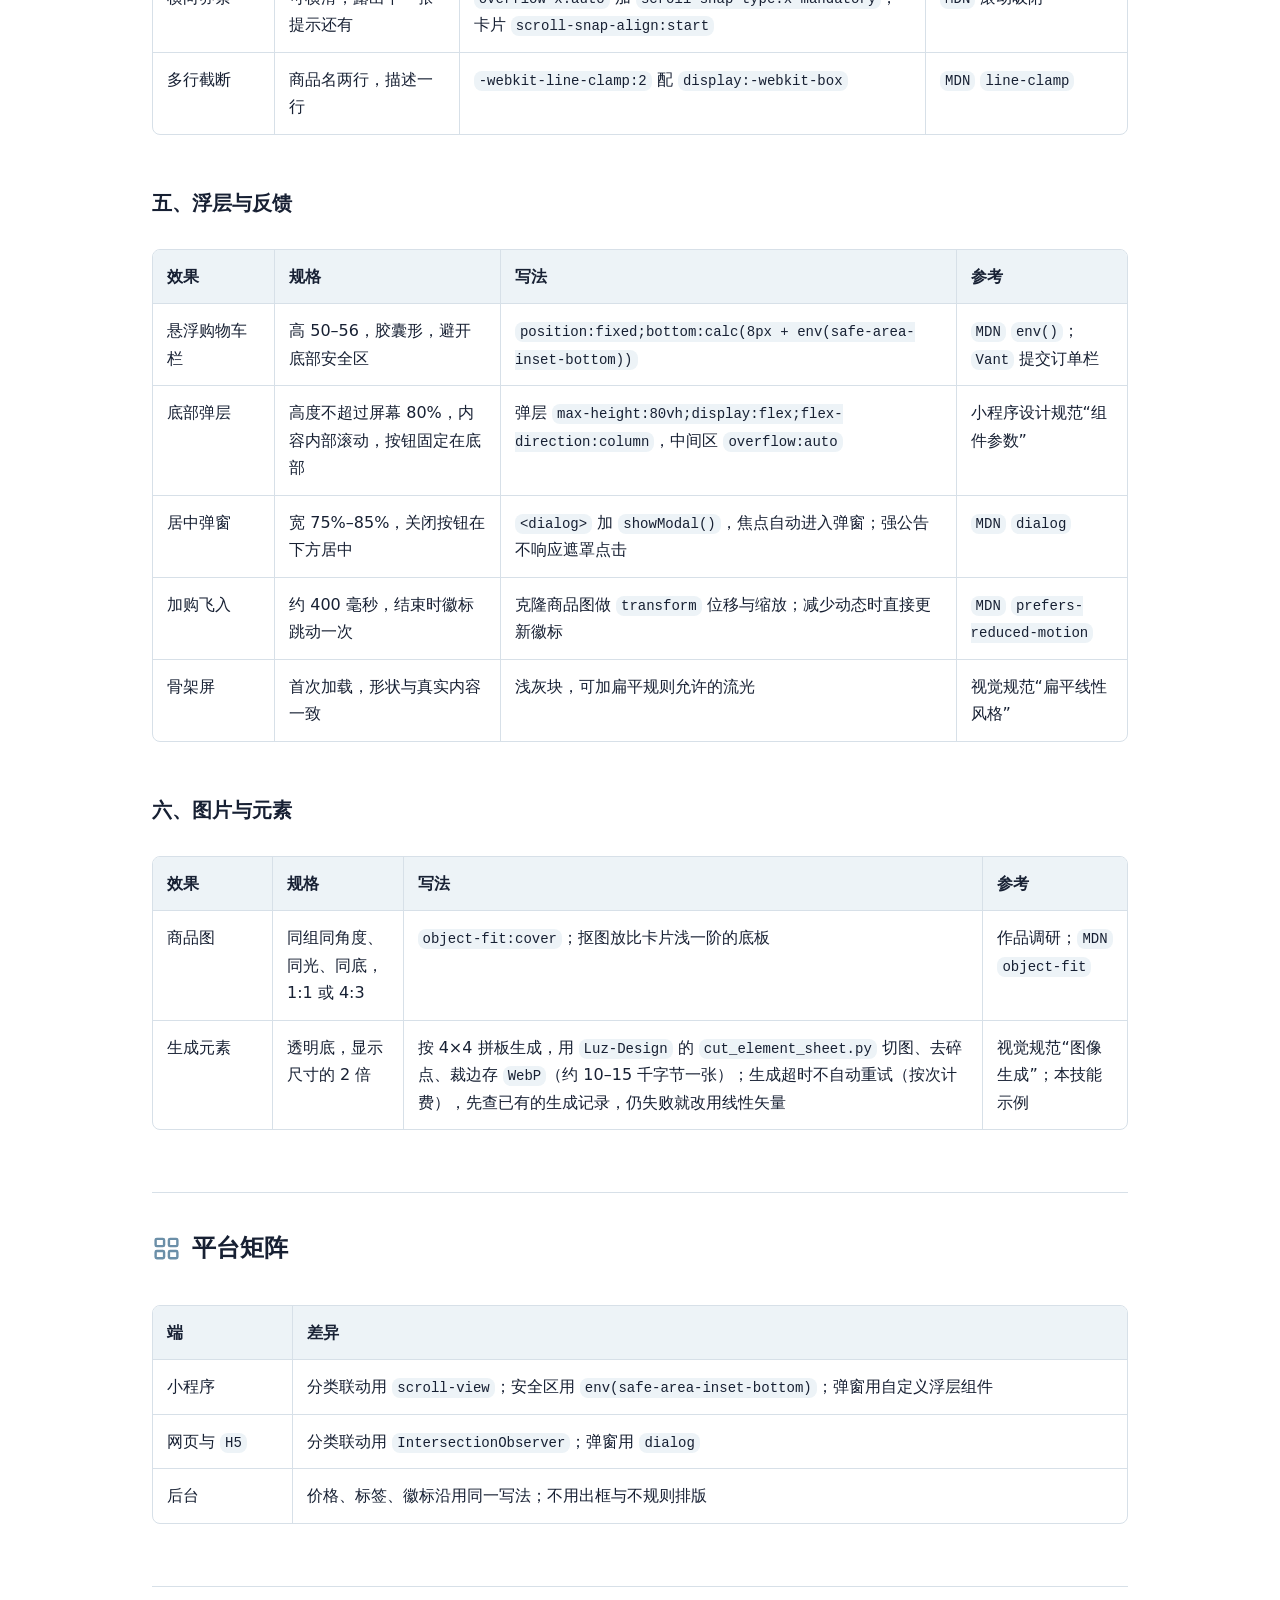
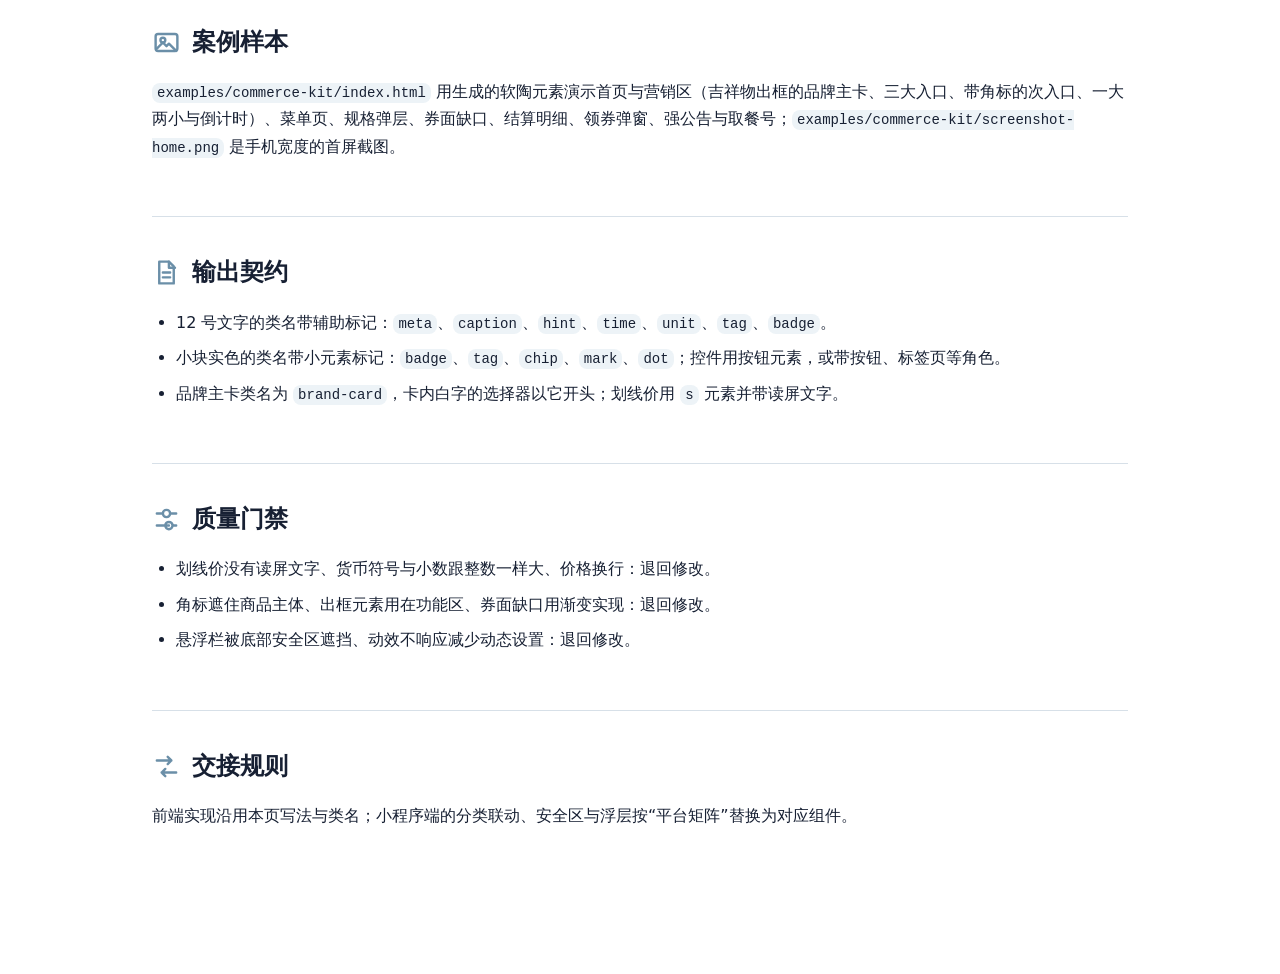
<file: references/ui-recipes.html>
<!doctype html>
<html lang="zh-CN">
<head>
  <meta charset="utf-8">
  <meta name="viewport" content="width=device-width, initial-scale=1">
  <title>界面实现参考</title>
  <link rel="stylesheet" href="guidelines.css">
</head>
<body>
<main id="main" aria-label="界面实现参考">
    <h1>界面实现参考</h1>
<!-- SECTION:scope:START id=scope data-rule-id=recipes-scope -->
<section id="scope" data-rule-id="recipes-scope" aria-labelledby="scope-heading">
<h2 id="scope-heading" class="section-heading"><svg class="icon-linear section-icon" viewBox="0 0 24 24" fill="none" stroke="currentColor" stroke-width="1.8" stroke-linecap="round" stroke-linejoin="round" aria-hidden="true" focusable="false"><path d="M4 8V5a1 1 0 0 1 1-1h3M16 4h3a1 1 0 0 1 1 1v3M20 16v3a1 1 0 0 1-1 1h-3M8 20H5a1 1 0 0 1-1-1v-3"/><circle cx="12" cy="12" r="3"/></svg><span>适用范围</span></h2>
<p>交易、营销与会员界面里常见效果的实现写法：每条写规格、写法与参考来源。要做什么由<a href="commerce-design.html">交易与营销界面规范</a>与各端规范决定，本页只写怎么做；可直接取用的骨架在模板文件的 <code>commerce-kit.html</code>，完整示例在 <code>examples/commerce-kit/</code>。</p>
</section>
<!-- SECTION:scope:END -->

<!-- SECTION:workflow:START id=workflow data-rule-id=recipes-workflow -->
<section id="workflow" data-rule-id="recipes-workflow" aria-labelledby="workflow-heading">
<h2 id="workflow-heading" class="section-heading"><svg class="icon-linear section-icon" viewBox="0 0 24 24" fill="none" stroke="currentColor" stroke-width="1.8" stroke-linecap="round" stroke-linejoin="round" aria-hidden="true" focusable="false"><circle cx="6" cy="6" r="2"/><circle cx="18" cy="18" r="2"/><path d="M8 6h5a3 3 0 0 1 3 3v1M16 18h-5a3 3 0 0 1-3-3v-1"/><path d="m13 8 3 2 3-2M11 16l-3-2-3 2"/></svg><span>工作流程</span></h2>
<ol>
<li>先在规范里确认这个效果用在哪个区域（营销区还是功能区）。</li>
<li>从 <code>commerce-kit.html</code> 取对应骨架，换成会话主题色；入口图标、插画与装饰元素按视觉规范生成并切图。</li>
<li>按本页的规格与写法实现，类名沿用“输出契约”里的约定，检查脚本才能认出辅助文字、小块实色与控件。</li>
<li>在手机宽度的浏览器里逐屏截图核对，再跑文件检查与会话校验。</li>
</ol>
</section>
<!-- SECTION:workflow:END -->

<!-- SECTION:rules:START id=rules data-rule-id=recipes-rules -->
<section id="rules" data-rule-id="recipes-rules" aria-labelledby="rules-heading">
<h2 id="rules-heading" class="section-heading"><svg class="icon-linear section-icon" viewBox="0 0 24 24" fill="none" stroke="currentColor" stroke-width="1.8" stroke-linecap="round" stroke-linejoin="round" aria-hidden="true" focusable="false"><path d="M12 3 5 6v5c0 4.5 2.8 7.8 7 10 4.2-2.2 7-5.5 7-10V6l-7-3Z"/><path d="m9 12 2 2 4-5"/></svg><span>核心规则</span></h2>
<h3>一、价格与数字</h3>
<div class="table-wrap"><table><thead><tr><th>效果</th><th>规格</th><th>写法</th><th>参考</th></tr></thead><tbody>
<tr><td>价格组合</td><td>整数 16–18 加粗；货币符号与小数约 0.65–0.75 倍；基线对齐、不换行</td><td><code>.amount{display:inline-flex;align-items:baseline}</code>，货币符号、整数、小数各一个 <code>span</code>；外层 <code>white-space:nowrap</code></td><td><code>NutUI</code> 价格组件；本技能模板</td></tr>
<tr><td>等宽数字</td><td>价格、计时、数量对齐不跳动</td><td><code>font-variant-numeric:tabular-nums</code></td><td><code>MDN</code> <code>font-variant-numeric</code></td></tr>
<tr><td>划线价</td><td>12 次要灰，紧贴现价右侧；只在有效时显示</td><td>用 <code>&lt;s&gt;</code> 加 <code>text-decoration:line-through</code>；读屏不会播报删除线，在前面放一段只给读屏的“划线价”文字</td><td><code>MDN</code> <code>s</code> 元素“无障碍”、<code>text-decoration</code>；价格规定第十六条</td></tr>
<tr><td>预估到手价明细</td><td>价格旁说明图标，点开底部弹层逐项相减</td><td>按钮包住说明图标并写 <code>aria-label</code>；弹层列售价、会员、券、满减与到手价</td><td>《互联网平台价格行为规则》</td></tr>
<tr><td>倒计时</td><td><code>HH:MM:SS</code>，每段一个价格色数字块，结束换状态</td><td>每段 <code>span.badge</code>，外层写完整 <code>aria-label</code>；按服务端结束时间计算，不用本地重置</td><td><code>Vant</code>、<code>NutUI</code> 倒计时</td></tr>
</tbody></table></div>
<h3>二、标签、角标与徽标</h3>
<div class="table-wrap"><table><thead><tr><th>效果</th><th>规格</th><th>写法</th><th>参考</th></tr></thead><tbody>
<tr><td>促销标签</td><td>12 号，高 16–18，圆角 4，浅底或描边，同屏同一样式</td><td><code>span.tag</code>；颜色取 <code>priceTint</code> 底配 <code>price</code> 字</td><td><code>NutUI</code> 标签、<code>TDesign</code> 标签</td></tr>
<tr><td>图片角标</td><td>左上角，外侧圆角跟随图片</td><td>图片容器 <code>position:relative</code>；角标 <code>position:absolute;left:0;top:0;border-radius:8px 0 8px 0</code></td><td><code>MDN</code> <code>position</code>；录屏“开业限定”</td></tr>
<tr><td>斜角飘带与贴纸</td><td>只用于营销区</td><td>飘带用 <code>clip-path:polygon(…)</code> 切出斜边；贴纸用小胶囊加 <code>rotate(-6deg)</code></td><td><code>MDN</code> <code>clip-path</code>；作品调研</td></tr>
<tr><td>数量徽标</td><td>最小 18，胶囊形，超过 99 写“99+”，为 0 不显示</td><td><code>.badge{position:absolute;right:-2px;top:-2px;min-width:18px;border-radius:999px}</code></td><td>组件库徽标；尼尔森诺曼集团加购反馈</td></tr>
</tbody></table></div>
<h3>三、卡片与容器</h3>
<div class="table-wrap"><table><thead><tr><th>效果</th><th>规格</th><th>写法</th><th>参考</th></tr></thead><tbody>
<tr><td>等高卡片网格</td><td>同一行等高，图片同比例裁切</td><td>网格默认拉伸；图片 <code>aspect-ratio:1</code> 加 <code>object-fit:cover</code></td><td><code>MDN</code> <code>object-fit</code></td></tr>
<tr><td>一大两小</td><td>大卡高度等于两张小卡加间距；营销区可错落，功能区边缘对齐</td><td><code>grid-template-areas:"big top" "big bottom"</code></td><td><code>MDN</code> <code>grid-template-areas</code>；瑞幸首页录屏</td></tr>
<tr><td>出框元素</td><td>吉祥物或商品探出卡片上沿或角落，只在营销区</td><td>卡片 <code>position:relative;overflow:visible</code>，元素 <code>position:absolute</code> 加负的 <code>top</code> 或 <code>bottom</code>，卡片上方留出同样高度；元素用透明底图片</td><td>录屏与作品调研；视觉规范“图像生成”</td></tr>
<tr><td>券面缺口</td><td>价值区与内容区之间虚线，上下两个半圆缺口</td><td>券 <code>position:relative</code>；<code>::before</code> 与 <code>::after</code> 画直径 16 的圆，颜色等于页面底色，压在虚线两端；不用渐变</td><td><code>MDN</code> <code>position</code>；组件库券面</td></tr>
<tr><td>照片主卡</td><td>照片上压白字，文字区对比度至少 4.5:1</td><td>选暗调或低调的照片，照片上叠黑色半透明遮罩（扁平规则允许的照片遮罩），在文字区按亮部（第 90 百分位亮度）量对比度：明亮照片 0.5 的遮罩只有约 3.7:1，要加到约 0.6；仍不够就改成照片与文字分栏</td><td>视觉规范“扁平线性风格”；商用卡片调研；会话实测</td></tr>
<tr><td>叠卡</td><td>内容卡压在头部色块下沿</td><td>头部色块后面的卡片 <code>margin-top:-24px</code> 并加第 1 级层级</td><td>作品调研</td></tr>
</tbody></table></div>
<h3>四、列表与导航</h3>
<div class="table-wrap"><table><thead><tr><th>效果</th><th>规格</th><th>写法</th><th>参考</th></tr></thead><tbody>
<tr><td>分类联动</td><td>左侧选中跟随右侧滚动，点左侧跳到分组</td><td>小程序用 <code>scroll-view</code> 的 <code>scroll-into-view</code>；网页用 <code>IntersectionObserver</code> 监听分组标题</td><td>微信 <code>scroll-view</code>；<code>MDN</code> 交叉观察器</td></tr>
<tr><td>吸顶分组标题</td><td>分组标题滚到顶部时停住</td><td><code>position:sticky;top:0</code>，背景与列表同色</td><td><code>MDN</code> <code>position</code></td></tr>
<tr><td>横向券条</td><td>可横滑，露出下一张提示还有</td><td><code>overflow-x:auto</code> 加 <code>scroll-snap-type:x mandatory</code>，卡片 <code>scroll-snap-align:start</code></td><td><code>MDN</code> 滚动吸附</td></tr>
<tr><td>多行截断</td><td>商品名两行，描述一行</td><td><code>-webkit-line-clamp:2</code> 配 <code>display:-webkit-box</code></td><td><code>MDN</code> <code>line-clamp</code></td></tr>
</tbody></table></div>
<h3>五、浮层与反馈</h3>
<div class="table-wrap"><table><thead><tr><th>效果</th><th>规格</th><th>写法</th><th>参考</th></tr></thead><tbody>
<tr><td>悬浮购物车栏</td><td>高 50–56，胶囊形，避开底部安全区</td><td><code>position:fixed;bottom:calc(8px + env(safe-area-inset-bottom))</code></td><td><code>MDN</code> <code>env()</code>；<code>Vant</code> 提交订单栏</td></tr>
<tr><td>底部弹层</td><td>高度不超过屏幕 80%，内容内部滚动，按钮固定在底部</td><td>弹层 <code>max-height:80vh;display:flex;flex-direction:column</code>，中间区 <code>overflow:auto</code></td><td>小程序设计规范“组件参数”</td></tr>
<tr><td>居中弹窗</td><td>宽 75%–85%，关闭按钮在下方居中</td><td><code>&lt;dialog&gt;</code> 加 <code>showModal()</code>，焦点自动进入弹窗；强公告不响应遮罩点击</td><td><code>MDN</code> <code>dialog</code></td></tr>
<tr><td>加购飞入</td><td>约 400 毫秒，结束时徽标跳动一次</td><td>克隆商品图做 <code>transform</code> 位移与缩放；减少动态时直接更新徽标</td><td><code>MDN</code> <code>prefers-reduced-motion</code></td></tr>
<tr><td>骨架屏</td><td>首次加载，形状与真实内容一致</td><td>浅灰块，可加扁平规则允许的流光</td><td>视觉规范“扁平线性风格”</td></tr>
</tbody></table></div>
<h3>六、图片与元素</h3>
<div class="table-wrap"><table><thead><tr><th>效果</th><th>规格</th><th>写法</th><th>参考</th></tr></thead><tbody>
<tr><td>商品图</td><td>同组同角度、同光、同底，1:1 或 4:3</td><td><code>object-fit:cover</code>；抠图放比卡片浅一阶的底板</td><td>作品调研；<code>MDN</code> <code>object-fit</code></td></tr>
<tr><td>生成元素</td><td>透明底，显示尺寸的 2 倍</td><td>按 4×4 拼板生成，用 <code>Luz-Design</code> 的 <code>cut_element_sheet.py</code> 切图、去碎点、裁边存 <code>WebP</code>（约 10–15 千字节一张）；生成超时不自动重试（按次计费），先查已有的生成记录，仍失败就改用线性矢量</td><td>视觉规范“图像生成”；本技能示例</td></tr>
</tbody></table></div>
</section>
<!-- SECTION:rules:END -->

<!-- SECTION:platform-matrix:START id=platform-matrix data-rule-id=recipes-platform-matrix -->
<section id="platform-matrix" data-rule-id="recipes-platform-matrix" aria-labelledby="platform-matrix-heading">
<h2 id="platform-matrix-heading" class="section-heading"><svg class="icon-linear section-icon" viewBox="0 0 24 24" fill="none" stroke="currentColor" stroke-width="1.8" stroke-linecap="round" stroke-linejoin="round" aria-hidden="true" focusable="false"><rect x="3" y="4" width="7" height="6" rx="1"/><rect x="14" y="4" width="7" height="6" rx="1"/><rect x="3" y="14" width="7" height="6" rx="1"/><rect x="14" y="14" width="7" height="6" rx="1"/></svg><span>平台矩阵</span></h2>
<div class="table-wrap"><table><thead><tr><th>端</th><th>差异</th></tr></thead><tbody>
<tr><td>小程序</td><td>分类联动用 <code>scroll-view</code>；安全区用 <code>env(safe-area-inset-bottom)</code>；弹窗用自定义浮层组件</td></tr>
<tr><td>网页与 <code>H5</code></td><td>分类联动用 <code>IntersectionObserver</code>；弹窗用 <code>dialog</code></td></tr>
<tr><td>后台</td><td>价格、标签、徽标沿用同一写法；不用出框与不规则排版</td></tr>
</tbody></table></div>
</section>
<!-- SECTION:platform-matrix:END -->

<!-- SECTION:examples:START id=examples data-rule-id=recipes-examples -->
<section id="examples" data-rule-id="recipes-examples" aria-labelledby="examples-heading">
<h2 id="examples-heading" class="section-heading"><svg class="icon-linear section-icon" viewBox="0 0 24 24" fill="none" stroke="currentColor" stroke-width="1.8" stroke-linecap="round" stroke-linejoin="round" aria-hidden="true" focusable="false"><rect x="3" y="5" width="18" height="14" rx="2"/><circle cx="9" cy="10" r="2"/><path d="m4 17 5-5 3 3 2-2 6 6"/></svg><span>案例样本</span></h2>
<p><code>examples/commerce-kit/index.html</code> 用生成的软陶元素演示首页与营销区（吉祥物出框的品牌主卡、三大入口、带角标的次入口、一大两小与倒计时）、菜单页、规格弹层、券面缺口、结算明细、领券弹窗、强公告与取餐号；<code>examples/commerce-kit/screenshot-home.png</code> 是手机宽度的首屏截图。</p>
</section>
<!-- SECTION:examples:END -->

<!-- SECTION:output-contract:START id=output-contract data-rule-id=recipes-output-contract -->
<section id="output-contract" data-rule-id="recipes-output-contract" aria-labelledby="output-contract-heading">
<h2 id="output-contract-heading" class="section-heading"><svg class="icon-linear section-icon" viewBox="0 0 24 24" fill="none" stroke="currentColor" stroke-width="1.8" stroke-linecap="round" stroke-linejoin="round" aria-hidden="true" focusable="false"><path d="M6 3h8l4 4v14H6z"/><path d="M14 3v5h5M9 12h6M9 16h6"/></svg><span>输出契约</span></h2>
<ul>
<li>12 号文字的类名带辅助标记：<code>meta</code>、<code>caption</code>、<code>hint</code>、<code>time</code>、<code>unit</code>、<code>tag</code>、<code>badge</code>。</li>
<li>小块实色的类名带小元素标记：<code>badge</code>、<code>tag</code>、<code>chip</code>、<code>mark</code>、<code>dot</code>；控件用按钮元素，或带按钮、标签页等角色。</li>
<li>品牌主卡类名为 <code>brand-card</code>，卡内白字的选择器以它开头；划线价用 <code>s</code> 元素并带读屏文字。</li>
</ul>
</section>
<!-- SECTION:output-contract:END -->

<!-- SECTION:quality-gates:START id=quality-gates data-rule-id=recipes-quality-gates -->
<section id="quality-gates" data-rule-id="recipes-quality-gates" aria-labelledby="quality-gates-heading">
<h2 id="quality-gates-heading" class="section-heading"><svg class="icon-linear section-icon" viewBox="0 0 24 24" fill="none" stroke="currentColor" stroke-width="1.8" stroke-linecap="round" stroke-linejoin="round" aria-hidden="true" focusable="false"><path d="M4 7h5M15 7h5M9 7a3 3 0 1 0 6 0 3 3 0 0 0-6 0ZM4 17h10M18 17h2M14 14a3 3 0 1 0 0 6 3 3 0 0 0 0-6Z"/></svg><span>质量门禁</span></h2>
<ul>
<li>划线价没有读屏文字、货币符号与小数跟整数一样大、价格换行：退回修改。</li>
<li>角标遮住商品主体、出框元素用在功能区、券面缺口用渐变实现：退回修改。</li>
<li>悬浮栏被底部安全区遮挡、动效不响应减少动态设置：退回修改。</li>
</ul>
</section>
<!-- SECTION:quality-gates:END -->

<!-- SECTION:handoff:START id=handoff data-rule-id=recipes-handoff -->
<section id="handoff" data-rule-id="recipes-handoff" aria-labelledby="handoff-heading">
<h2 id="handoff-heading" class="section-heading"><svg class="icon-linear section-icon" viewBox="0 0 24 24" fill="none" stroke="currentColor" stroke-width="1.8" stroke-linecap="round" stroke-linejoin="round" aria-hidden="true" focusable="false"><path d="M4 7h12M13 4l3 3-3 3M20 17H8M11 14l-3 3 3 3"/></svg><span>交接规则</span></h2>
<p>前端实现沿用本页写法与类名；小程序端的分类联动、安全区与浮层按“平台矩阵”替换为对应组件。</p>
</section>
<!-- SECTION:handoff:END -->

</main>
</body>
</html>
</file>
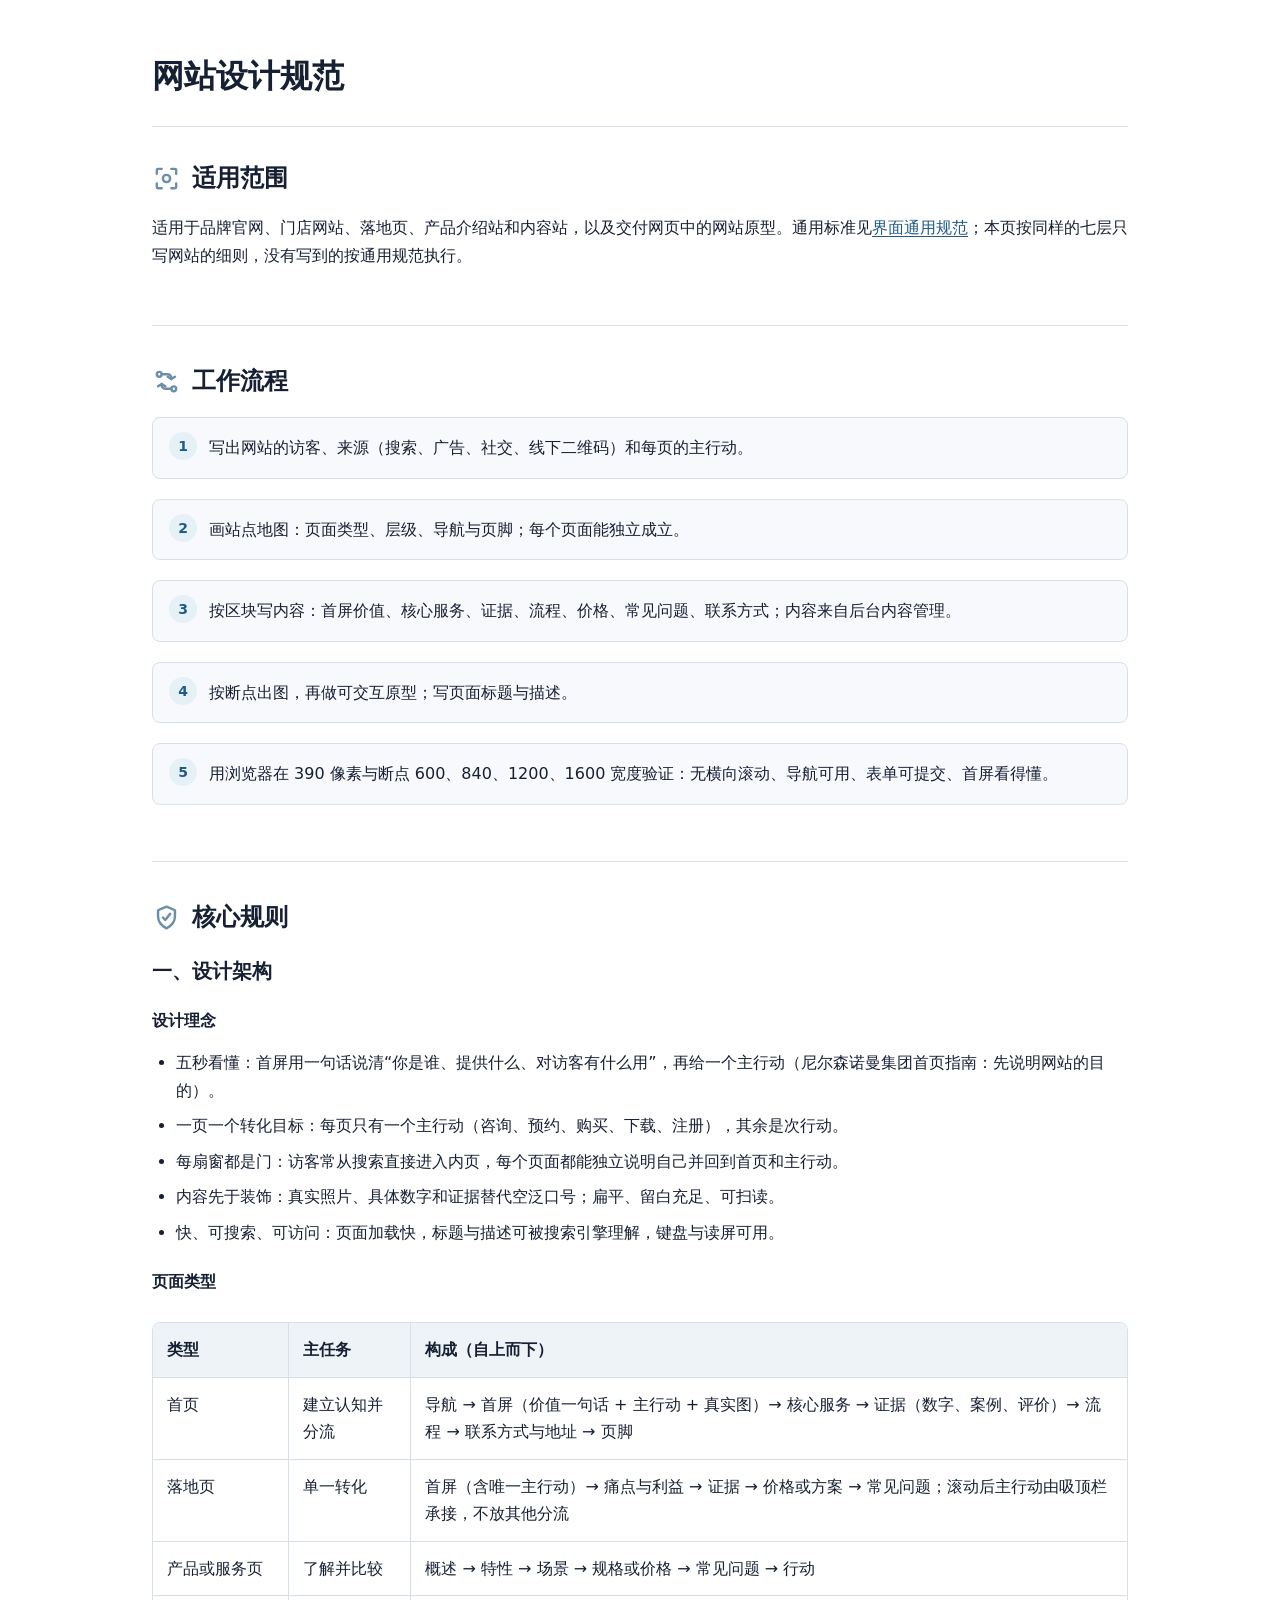
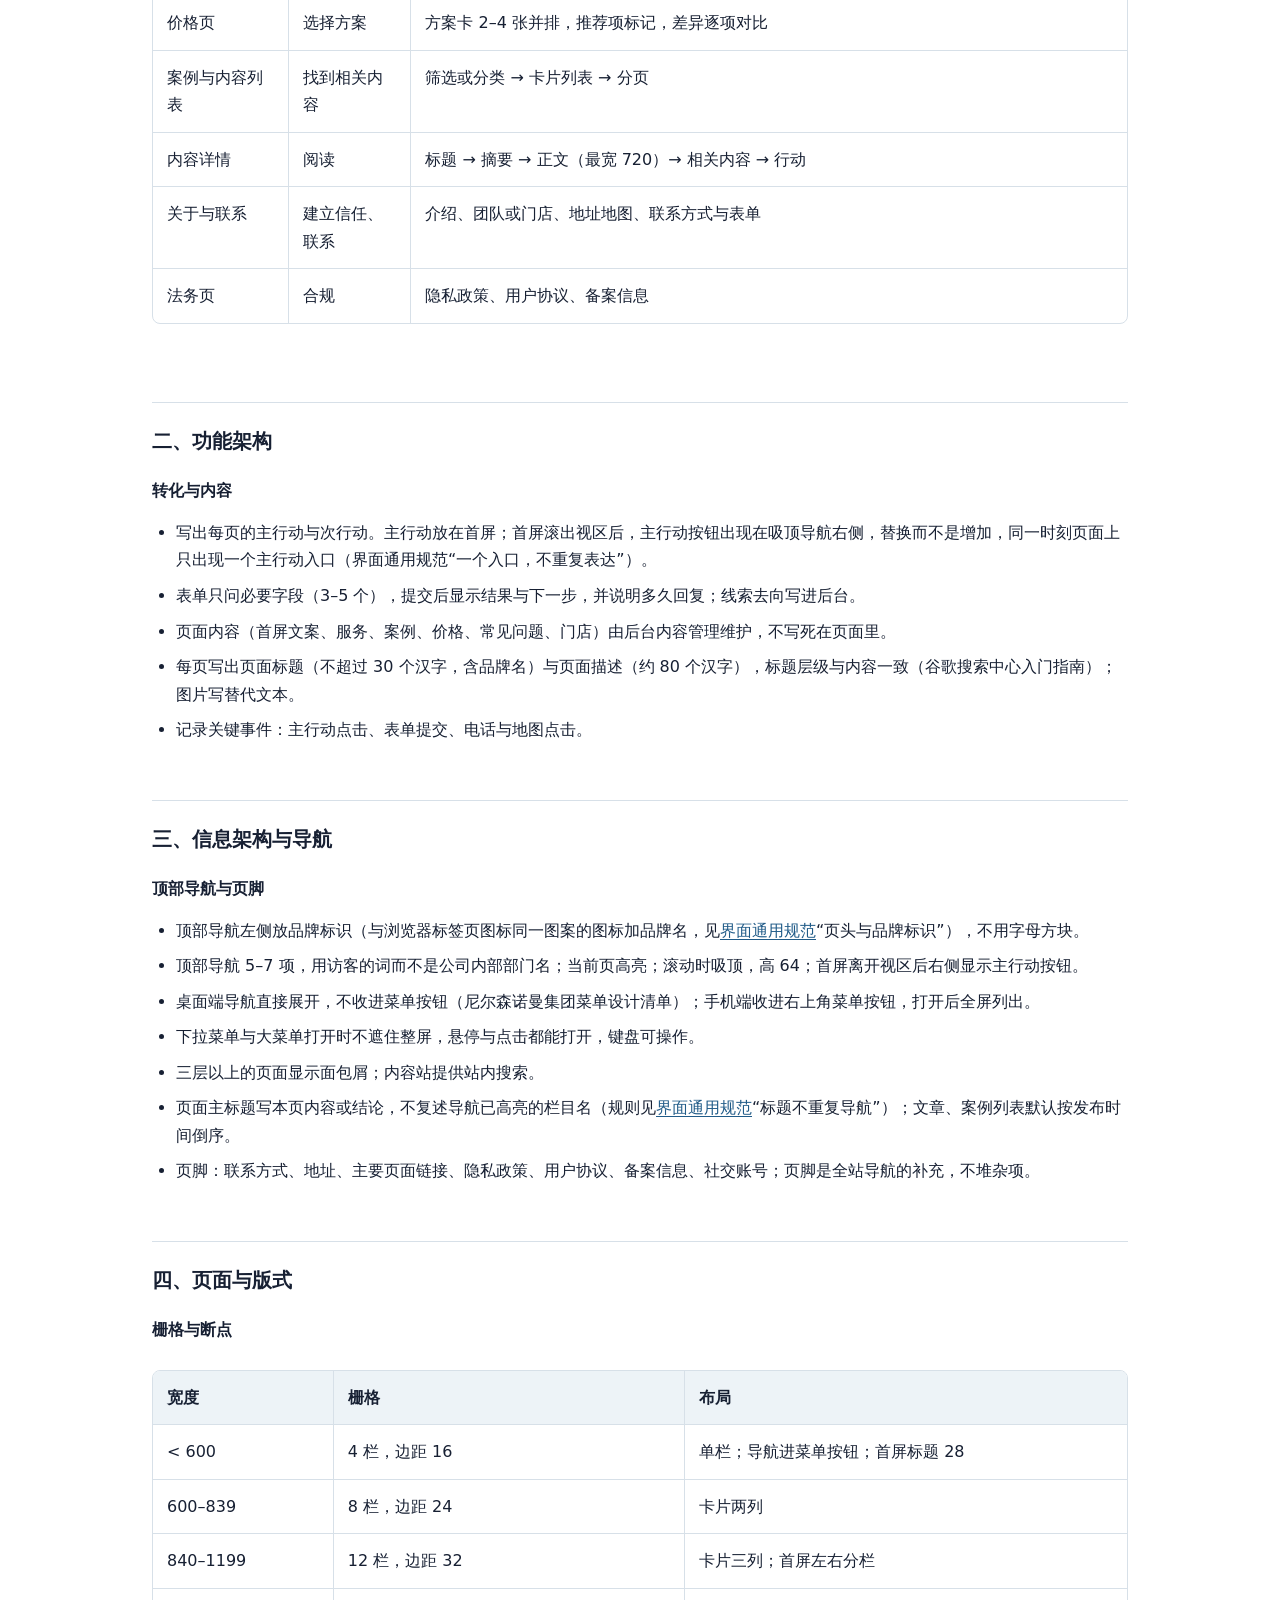
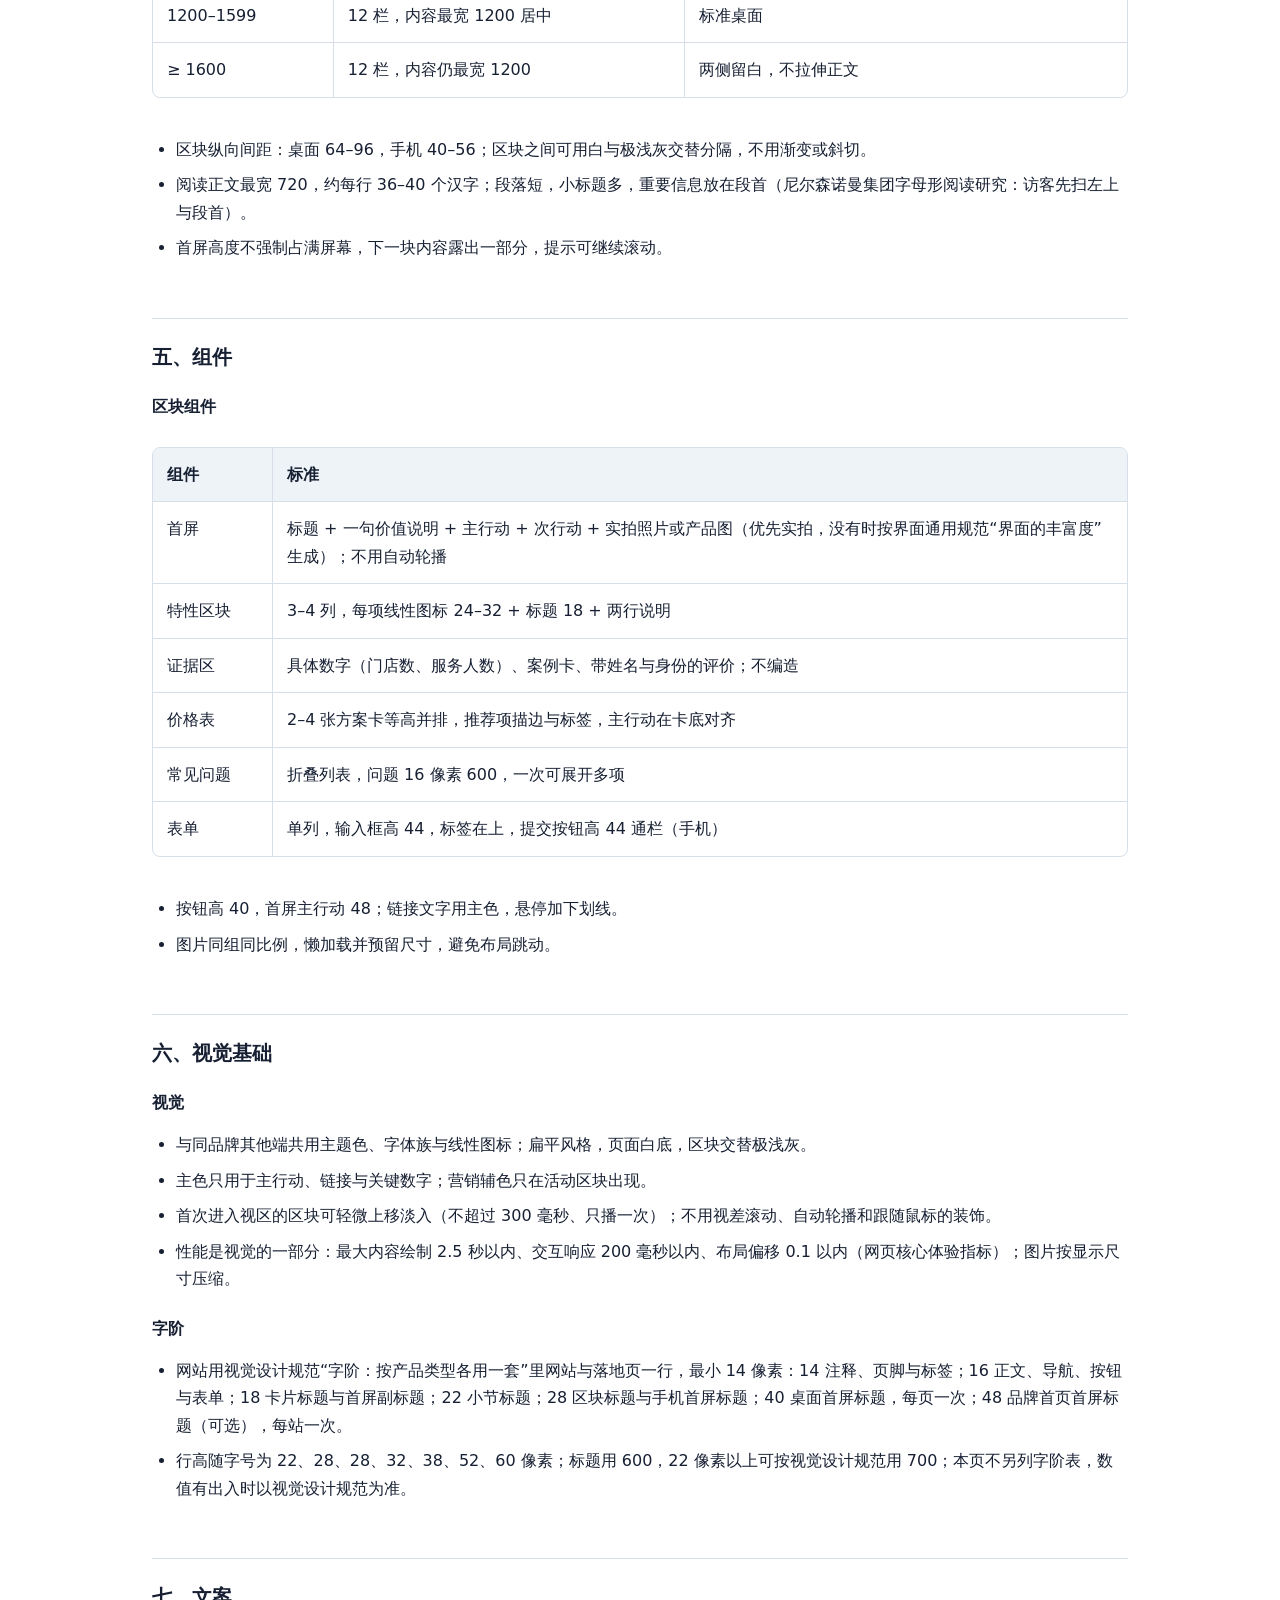
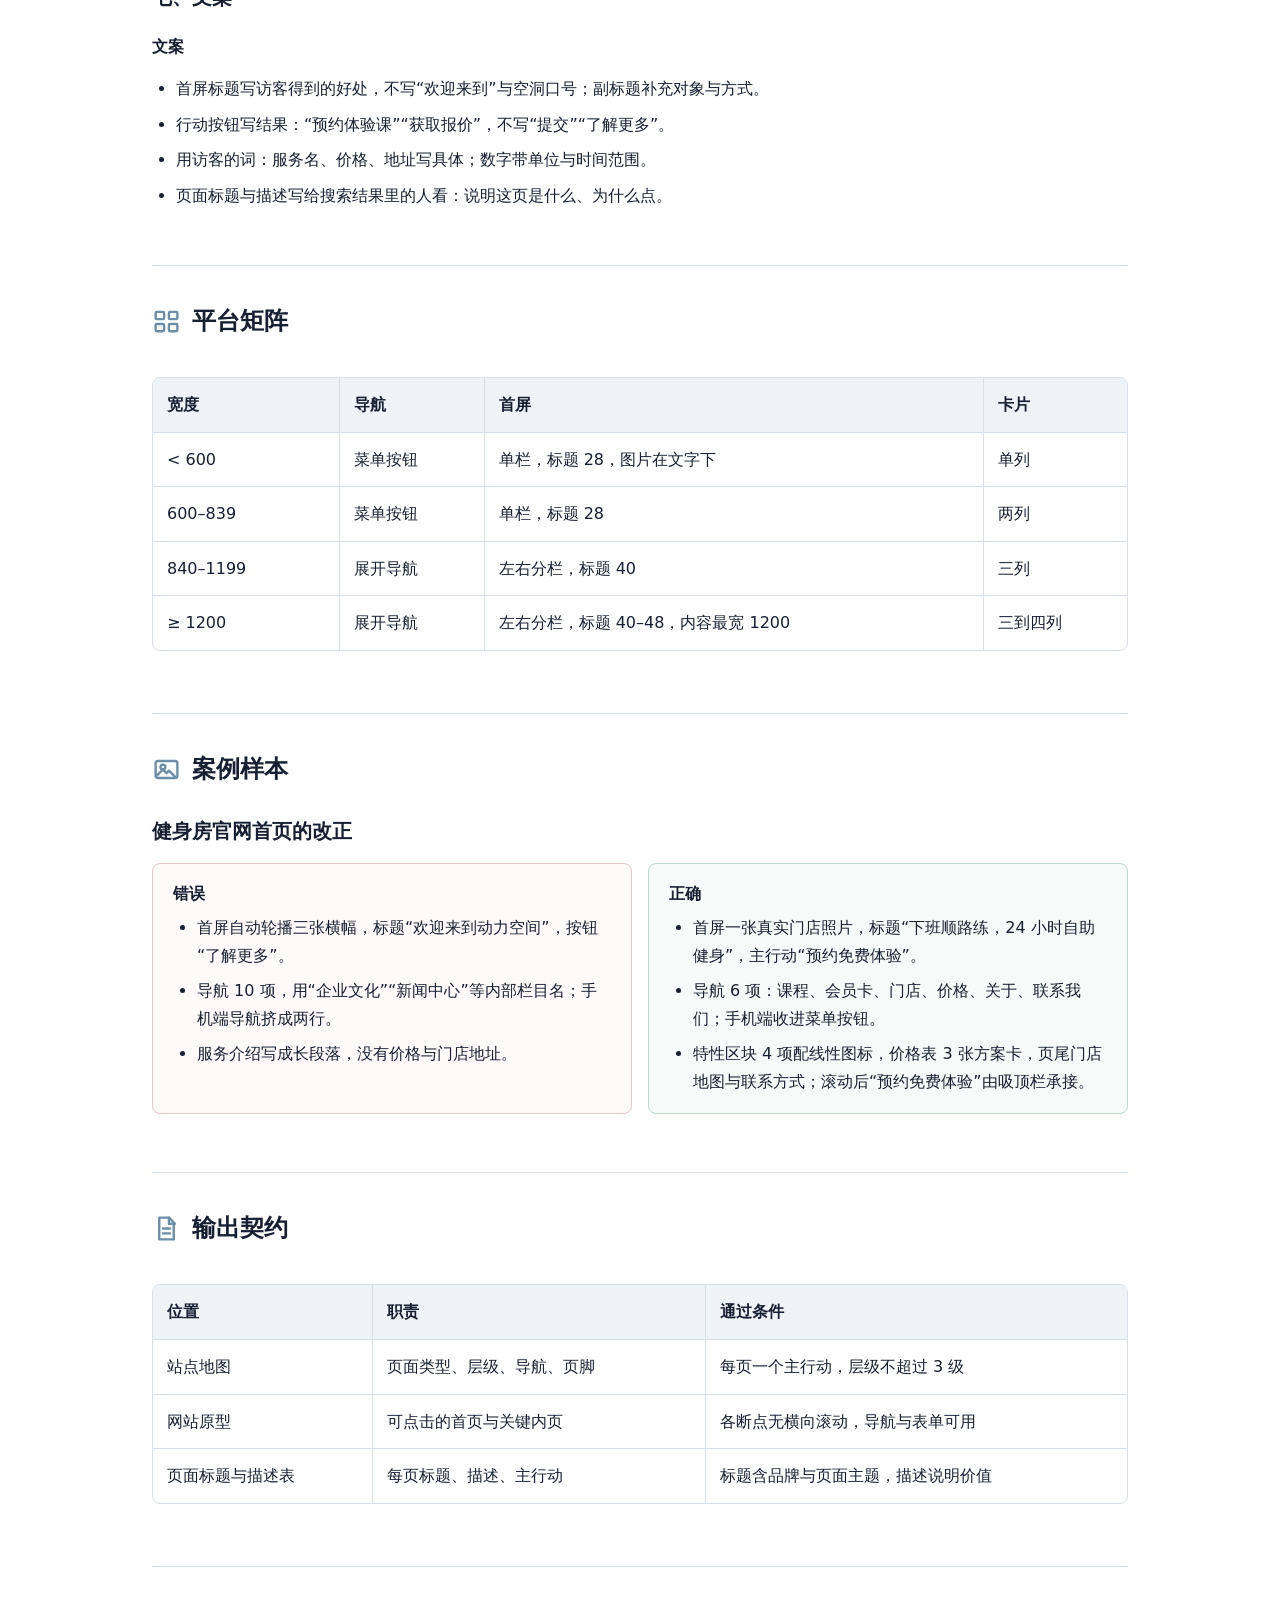
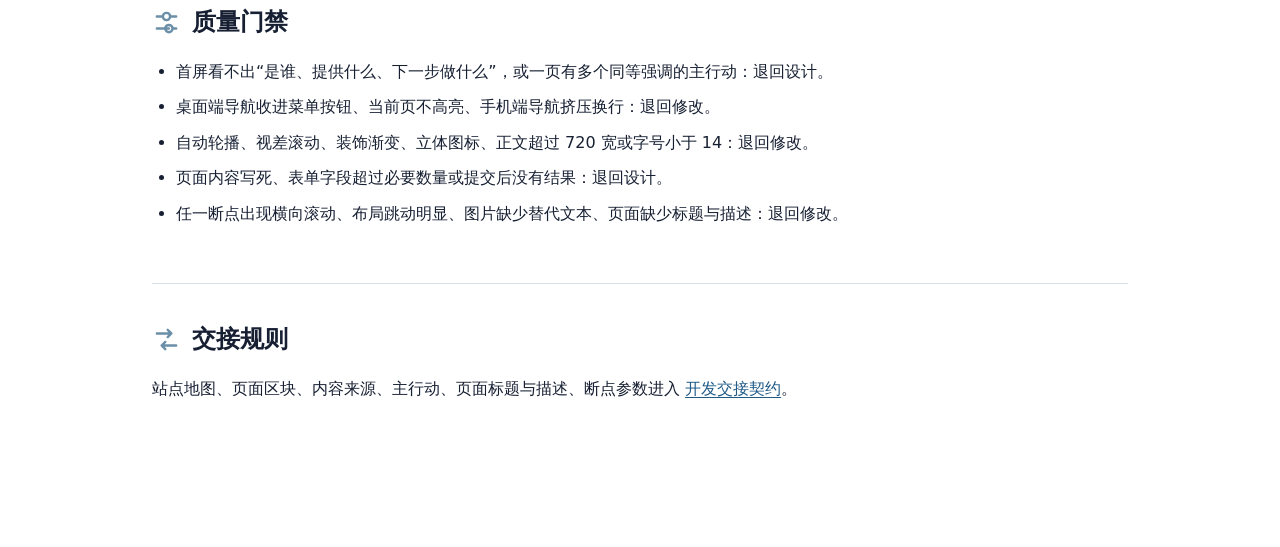
<file: references/website-design.html>
<!doctype html>
<html lang="zh-CN">
<head>
  <meta charset="utf-8">
  <meta name="viewport" content="width=device-width, initial-scale=1">
  <title>网站设计规范</title>
  <link rel="stylesheet" href="guidelines.css">
</head>
<body>
<main id="main" aria-label="网站设计规范">
    <h1>网站设计规范</h1>
<!-- SECTION:scope:START id=scope data-rule-id=website-scope -->
<section id="scope" data-rule-id="website-scope" aria-labelledby="scope-heading">
<h2 id="scope-heading" class="section-heading"><svg class="icon-linear section-icon" viewBox="0 0 24 24" fill="none" stroke="currentColor" stroke-width="1.8" stroke-linecap="round" stroke-linejoin="round" aria-hidden="true" focusable="false"><path d="M4 8V5a1 1 0 0 1 1-1h3M16 4h3a1 1 0 0 1 1 1v3M20 16v3a1 1 0 0 1-1 1h-3M8 20H5a1 1 0 0 1-1-1v-3"/><circle cx="12" cy="12" r="3"/></svg><span>适用范围</span></h2>
<p>适用于品牌官网、门店网站、落地页、产品介绍站和内容站，以及交付网页中的网站原型。通用标准见<a href="ui-standards.html">界面通用规范</a>；本页按同样的七层只写网站的细则，没有写到的按通用规范执行。</p>
</section>
<!-- SECTION:scope:END -->

<!-- SECTION:workflow:START id=workflow data-rule-id=website-workflow -->
<section id="workflow" data-rule-id="website-workflow" aria-labelledby="workflow-heading">
<h2 id="workflow-heading" class="section-heading"><svg class="icon-linear section-icon" viewBox="0 0 24 24" fill="none" stroke="currentColor" stroke-width="1.8" stroke-linecap="round" stroke-linejoin="round" aria-hidden="true" focusable="false"><circle cx="6" cy="6" r="2"/><circle cx="18" cy="18" r="2"/><path d="M8 6h5a3 3 0 0 1 3 3v1M16 18h-5a3 3 0 0 1-3-3v-1"/><path d="m13 8 3 2 3-2M11 16l-3-2-3 2"/></svg><span>工作流程</span></h2>
<ol class="steps">
<li>写出网站的访客、来源（搜索、广告、社交、线下二维码）和每页的主行动。</li>
<li>画站点地图：页面类型、层级、导航与页脚；每个页面能独立成立。</li>
<li>按区块写内容：首屏价值、核心服务、证据、流程、价格、常见问题、联系方式；内容来自后台内容管理。</li>
<li>按断点出图，再做可交互原型；写页面标题与描述。</li>
<li>用浏览器在 390 像素与断点 600、840、1200、1600 宽度验证：无横向滚动、导航可用、表单可提交、首屏看得懂。</li>
</ol>
</section>
<!-- SECTION:workflow:END -->

<!-- SECTION:rules:START id=rules data-rule-id=website-rules -->
<section id="rules" data-rule-id="website-rules" aria-labelledby="rules-heading">
<h2 id="rules-heading" class="section-heading"><svg class="icon-linear section-icon" viewBox="0 0 24 24" fill="none" stroke="currentColor" stroke-width="1.8" stroke-linecap="round" stroke-linejoin="round" aria-hidden="true" focusable="false"><path d="M12 3 5 6v5c0 4.5 2.8 7.8 7 10 4.2-2.2 7-5.5 7-10V6l-7-3Z"/><path d="m9 12 2 2 4-5"/></svg><span>核心规则</span></h2>
<h3 class="layer">一、设计架构</h3>
<h4>设计理念</h4>
<ul>
<li>五秒看懂：首屏用一句话说清“你是谁、提供什么、对访客有什么用”，再给一个主行动（尼尔森诺曼集团首页指南：先说明网站的目的）。</li>
<li>一页一个转化目标：每页只有一个主行动（咨询、预约、购买、下载、注册），其余是次行动。</li>
<li>每扇窗都是门：访客常从搜索直接进入内页，每个页面都能独立说明自己并回到首页和主行动。</li>
<li>内容先于装饰：真实照片、具体数字和证据替代空泛口号；扁平、留白充足、可扫读。</li>
<li>快、可搜索、可访问：页面加载快，标题与描述可被搜索引擎理解，键盘与读屏可用。</li>
</ul>
<h4>页面类型</h4>
<div class="table-wrap"><table><thead><tr><th>类型</th><th>主任务</th><th>构成（自上而下）</th></tr></thead><tbody>
<tr><td>首页</td><td>建立认知并分流</td><td>导航 → 首屏（价值一句话 + 主行动 + 真实图）→ 核心服务 → 证据（数字、案例、评价）→ 流程 → 联系方式与地址 → 页脚</td></tr>
<tr><td>落地页</td><td>单一转化</td><td>首屏（含唯一主行动）→ 痛点与利益 → 证据 → 价格或方案 → 常见问题；滚动后主行动由吸顶栏承接，不放其他分流</td></tr>
<tr><td>产品或服务页</td><td>了解并比较</td><td>概述 → 特性 → 场景 → 规格或价格 → 常见问题 → 行动</td></tr>
<tr><td>价格页</td><td>选择方案</td><td>方案卡 2–4 张并排，推荐项标记，差异逐项对比</td></tr>
<tr><td>案例与内容列表</td><td>找到相关内容</td><td>筛选或分类 → 卡片列表 → 分页</td></tr>
<tr><td>内容详情</td><td>阅读</td><td>标题 → 摘要 → 正文（最宽 720）→ 相关内容 → 行动</td></tr>
<tr><td>关于与联系</td><td>建立信任、联系</td><td>介绍、团队或门店、地址地图、联系方式与表单</td></tr>
<tr><td>法务页</td><td>合规</td><td>隐私政策、用户协议、备案信息</td></tr>
</tbody></table></div>
<h3 class="layer">二、功能架构</h3>
<h4>转化与内容</h4>
<ul>
<li>写出每页的主行动与次行动。主行动放在首屏；首屏滚出视区后，主行动按钮出现在吸顶导航右侧，替换而不是增加，同一时刻页面上只出现一个主行动入口（界面通用规范“一个入口，不重复表达”）。</li>
<li>表单只问必要字段（3–5 个），提交后显示结果与下一步，并说明多久回复；线索去向写进后台。</li>
<li>页面内容（首屏文案、服务、案例、价格、常见问题、门店）由后台内容管理维护，不写死在页面里。</li>
<li>每页写出页面标题（不超过 30 个汉字，含品牌名）与页面描述（约 80 个汉字），标题层级与内容一致（谷歌搜索中心入门指南）；图片写替代文本。</li>
<li>记录关键事件：主行动点击、表单提交、电话与地图点击。</li>
</ul>
<h3 class="layer">三、信息架构与导航</h3>
<h4>顶部导航与页脚</h4>
<ul>
<li>顶部导航左侧放品牌标识（与浏览器标签页图标同一图案的图标加品牌名，见<a href="ui-standards.html">界面通用规范</a>“页头与品牌标识”），不用字母方块。</li>
<li>顶部导航 5–7 项，用访客的词而不是公司内部部门名；当前页高亮；滚动时吸顶，高 64；首屏离开视区后右侧显示主行动按钮。</li>
<li>桌面端导航直接展开，不收进菜单按钮（尼尔森诺曼集团菜单设计清单）；手机端收进右上角菜单按钮，打开后全屏列出。</li>
<li>下拉菜单与大菜单打开时不遮住整屏，悬停与点击都能打开，键盘可操作。</li>
<li>三层以上的页面显示面包屑；内容站提供站内搜索。</li>
<li>页面主标题写本页内容或结论，不复述导航已高亮的栏目名（规则见<a href="ui-standards.html">界面通用规范</a>“标题不重复导航”）；文章、案例列表默认按发布时间倒序。</li>
<li>页脚：联系方式、地址、主要页面链接、隐私政策、用户协议、备案信息、社交账号；页脚是全站导航的补充，不堆杂项。</li>
</ul>
<h3 class="layer">四、页面与版式</h3>
<h4>栅格与断点</h4>
<div class="table-wrap"><table><thead><tr><th>宽度</th><th>栅格</th><th>布局</th></tr></thead><tbody>
<tr><td>&lt; 600</td><td>4 栏，边距 16</td><td>单栏；导航进菜单按钮；首屏标题 28</td></tr>
<tr><td>600–839</td><td>8 栏，边距 24</td><td>卡片两列</td></tr>
<tr><td>840–1199</td><td>12 栏，边距 32</td><td>卡片三列；首屏左右分栏</td></tr>
<tr><td>1200–1599</td><td>12 栏，内容最宽 1200 居中</td><td>标准桌面</td></tr>
<tr><td>≥ 1600</td><td>12 栏，内容仍最宽 1200</td><td>两侧留白，不拉伸正文</td></tr>
</tbody></table></div>
<ul>
<li>区块纵向间距：桌面 64–96，手机 40–56；区块之间可用白与极浅灰交替分隔，不用渐变或斜切。</li>
<li>阅读正文最宽 720，约每行 36–40 个汉字；段落短，小标题多，重要信息放在段首（尼尔森诺曼集团字母形阅读研究：访客先扫左上与段首）。</li>
<li>首屏高度不强制占满屏幕，下一块内容露出一部分，提示可继续滚动。</li>
</ul>
<h3 class="layer">五、组件</h3>
<h4>区块组件</h4>
<div class="table-wrap"><table><thead><tr><th>组件</th><th>标准</th></tr></thead><tbody>
<tr><td>首屏</td><td>标题 + 一句价值说明 + 主行动 + 次行动 + 实拍照片或产品图（优先实拍，没有时按界面通用规范“界面的丰富度”生成）；不用自动轮播</td></tr>
<tr><td>特性区块</td><td>3–4 列，每项线性图标 24–32 + 标题 18 + 两行说明</td></tr>
<tr><td>证据区</td><td>具体数字（门店数、服务人数）、案例卡、带姓名与身份的评价；不编造</td></tr>
<tr><td>价格表</td><td>2–4 张方案卡等高并排，推荐项描边与标签，主行动在卡底对齐</td></tr>
<tr><td>常见问题</td><td>折叠列表，问题 16 像素 600，一次可展开多项</td></tr>
<tr><td>表单</td><td>单列，输入框高 44，标签在上，提交按钮高 44 通栏（手机）</td></tr>
</tbody></table></div>
<ul>
<li>按钮高 40，首屏主行动 48；链接文字用主色，悬停加下划线。</li>
<li>图片同组同比例，懒加载并预留尺寸，避免布局跳动。</li>
</ul>
<h3 class="layer">六、视觉基础</h3>
<h4>视觉</h4>
<ul>
<li>与同品牌其他端共用主题色、字体族与线性图标；扁平风格，页面白底，区块交替极浅灰。</li>
<li>主色只用于主行动、链接与关键数字；营销辅色只在活动区块出现。</li>
<li>首次进入视区的区块可轻微上移淡入（不超过 300 毫秒、只播一次）；不用视差滚动、自动轮播和跟随鼠标的装饰。</li>
<li>性能是视觉的一部分：最大内容绘制 2.5 秒以内、交互响应 200 毫秒以内、布局偏移 0.1 以内（网页核心体验指标）；图片按显示尺寸压缩。</li>
</ul>
<h4>字阶</h4>
<ul>
<li>网站用视觉设计规范“字阶：按产品类型各用一套”里网站与落地页一行，最小 14 像素：14 注释、页脚与标签；16 正文、导航、按钮与表单；18 卡片标题与首屏副标题；22 小节标题；28 区块标题与手机首屏标题；40 桌面首屏标题，每页一次；48 品牌首页首屏标题（可选），每站一次。</li>
<li>行高随字号为 22、28、28、32、38、52、60 像素；标题用 600，22 像素以上可按视觉设计规范用 700；本页不另列字阶表，数值有出入时以视觉设计规范为准。</li>
</ul>
<h3 class="layer">七、文案</h3>
<h4>文案</h4>
<ul>
<li>首屏标题写访客得到的好处，不写“欢迎来到”与空洞口号；副标题补充对象与方式。</li>
<li>行动按钮写结果：“预约体验课”“获取报价”，不写“提交”“了解更多”。</li>
<li>用访客的词：服务名、价格、地址写具体；数字带单位与时间范围。</li>
<li>页面标题与描述写给搜索结果里的人看：说明这页是什么、为什么点。</li>
</ul>
</section>
<!-- SECTION:rules:END -->

<!-- SECTION:platform-matrix:START id=platform-matrix data-rule-id=website-platform-matrix -->
<section id="platform-matrix" data-rule-id="website-platform-matrix" aria-labelledby="platform-matrix-heading">
<h2 id="platform-matrix-heading" class="section-heading"><svg class="icon-linear section-icon" viewBox="0 0 24 24" fill="none" stroke="currentColor" stroke-width="1.8" stroke-linecap="round" stroke-linejoin="round" aria-hidden="true" focusable="false"><rect x="3" y="4" width="7" height="6" rx="1"/><rect x="14" y="4" width="7" height="6" rx="1"/><rect x="3" y="14" width="7" height="6" rx="1"/><rect x="14" y="14" width="7" height="6" rx="1"/></svg><span>平台矩阵</span></h2>
<div class="table-wrap"><table><thead><tr><th>宽度</th><th>导航</th><th>首屏</th><th>卡片</th></tr></thead><tbody>
<tr><td>&lt; 600</td><td>菜单按钮</td><td>单栏，标题 28，图片在文字下</td><td>单列</td></tr>
<tr><td>600–839</td><td>菜单按钮</td><td>单栏，标题 28</td><td>两列</td></tr>
<tr><td>840–1199</td><td>展开导航</td><td>左右分栏，标题 40</td><td>三列</td></tr>
<tr><td>≥ 1200</td><td>展开导航</td><td>左右分栏，标题 40–48，内容最宽 1200</td><td>三到四列</td></tr>
</tbody></table></div>
</section>
<!-- SECTION:platform-matrix:END -->

<!-- SECTION:examples:START id=examples data-rule-id=website-examples -->
<section id="examples" data-rule-id="website-examples" aria-labelledby="examples-heading">
<h2 id="examples-heading" class="section-heading"><svg class="icon-linear section-icon" viewBox="0 0 24 24" fill="none" stroke="currentColor" stroke-width="1.8" stroke-linecap="round" stroke-linejoin="round" aria-hidden="true" focusable="false"><rect x="3" y="5" width="18" height="14" rx="2"/><circle cx="9" cy="10" r="2"/><path d="m4 17 5-5 3 3 2-2 6 6"/></svg><span>案例样本</span></h2>
<h3>健身房官网首页的改正</h3>
<div class="pair"><div class="wrong"><h4>错误</h4><ul>
<li>首屏自动轮播三张横幅，标题“欢迎来到动力空间”，按钮“了解更多”。</li>
<li>导航 10 项，用“企业文化”“新闻中心”等内部栏目名；手机端导航挤成两行。</li>
<li>服务介绍写成长段落，没有价格与门店地址。</li>
</ul></div><div class="right"><h4>正确</h4><ul>
<li>首屏一张真实门店照片，标题“下班顺路练，24 小时自助健身”，主行动“预约免费体验”。</li>
<li>导航 6 项：课程、会员卡、门店、价格、关于、联系我们；手机端收进菜单按钮。</li>
<li>特性区块 4 项配线性图标，价格表 3 张方案卡，页尾门店地图与联系方式；滚动后“预约免费体验”由吸顶栏承接。</li>
</ul></div></div>
</section>
<!-- SECTION:examples:END -->

<!-- SECTION:output-contract:START id=output-contract data-rule-id=website-output-contract -->
<section id="output-contract" data-rule-id="website-output-contract" aria-labelledby="output-contract-heading">
<h2 id="output-contract-heading" class="section-heading"><svg class="icon-linear section-icon" viewBox="0 0 24 24" fill="none" stroke="currentColor" stroke-width="1.8" stroke-linecap="round" stroke-linejoin="round" aria-hidden="true" focusable="false"><path d="M6 3h8l4 4v14H6z"/><path d="M14 3v5h5M9 12h6M9 16h6"/></svg><span>输出契约</span></h2>
<div class="table-wrap"><table><thead><tr><th>位置</th><th>职责</th><th>通过条件</th></tr></thead><tbody>
<tr><td>站点地图</td><td>页面类型、层级、导航、页脚</td><td>每页一个主行动，层级不超过 3 级</td></tr>
<tr><td>网站原型</td><td>可点击的首页与关键内页</td><td>各断点无横向滚动，导航与表单可用</td></tr>
<tr><td>页面标题与描述表</td><td>每页标题、描述、主行动</td><td>标题含品牌与页面主题，描述说明价值</td></tr>
</tbody></table></div>
</section>
<!-- SECTION:output-contract:END -->

<!-- SECTION:quality-gates:START id=quality-gates data-rule-id=website-quality-gates -->
<section id="quality-gates" data-rule-id="website-quality-gates" aria-labelledby="quality-gates-heading">
<h2 id="quality-gates-heading" class="section-heading"><svg class="icon-linear section-icon" viewBox="0 0 24 24" fill="none" stroke="currentColor" stroke-width="1.8" stroke-linecap="round" stroke-linejoin="round" aria-hidden="true" focusable="false"><path d="M4 7h5M15 7h5M9 7a3 3 0 1 0 6 0 3 3 0 0 0-6 0ZM4 17h10M18 17h2M14 14a3 3 0 1 0 0 6 3 3 0 0 0 0-6Z"/></svg><span>质量门禁</span></h2>
<ul>
<li>首屏看不出“是谁、提供什么、下一步做什么”，或一页有多个同等强调的主行动：退回设计。</li>
<li>桌面端导航收进菜单按钮、当前页不高亮、手机端导航挤压换行：退回修改。</li>
<li>自动轮播、视差滚动、装饰渐变、立体图标、正文超过 720 宽或字号小于 14：退回修改。</li>
<li>页面内容写死、表单字段超过必要数量或提交后没有结果：退回设计。</li>
<li>任一断点出现横向滚动、布局跳动明显、图片缺少替代文本、页面缺少标题与描述：退回修改。</li>
</ul>
</section>
<!-- SECTION:quality-gates:END -->

<!-- SECTION:handoff:START id=handoff data-rule-id=website-handoff -->
<section id="handoff" data-rule-id="website-handoff" aria-labelledby="handoff-heading">
<h2 id="handoff-heading" class="section-heading"><svg class="icon-linear section-icon" viewBox="0 0 24 24" fill="none" stroke="currentColor" stroke-width="1.8" stroke-linecap="round" stroke-linejoin="round" aria-hidden="true" focusable="false"><path d="M4 7h12M13 4l3 3-3 3M20 17H8M11 14l-3 3 3 3"/></svg><span>交接规则</span></h2>
<p>站点地图、页面区块、内容来源、主行动、页面标题与描述、断点参数进入 <a href="handoff.md">开发交接契约</a>。</p>
</section>
<!-- SECTION:handoff:END -->

</main>
</body>
</html>
</file>
<file: references/guidelines.css>
/* 规则页共用的浅色样式。字阶 14 / 16 / 20 / 24 / 32、字重 400 / 600（24 与 32 的标题 700）、圆角统一 8、只用细线不用卡片阴影，与视觉设计规范的阅读型网页一致。 */
:root {
  color-scheme: light;
  --canvas: #ffffff;
  --surface: #f7f9fc;
  --surface-soft: #edf3f7;
  --ink: #172033;
  --muted: #526071;
  --line: #d7e0e8;
  --accent: #205b88;
  --accent-soft: #e6f0f7;
  --icon: #6b8fa8;
  --warm-soft: #fff3df;
  --success: #246b4e;
  --danger: #9b2c2c;
  --radius: 8px;
}
* { box-sizing: border-box; }
html { background: var(--canvas); scroll-behavior: smooth; }
body {
  margin: 0;
  background: var(--canvas);
  color: var(--ink);
  font: 16px/1.72 "PingFang SC", "Microsoft YaHei", "Noto Sans SC", system-ui, sans-serif;
  text-rendering: optimizeLegibility;
}
a { color: var(--accent); text-underline-offset: 3px; }
a:hover { text-decoration-thickness: 2px; }
.skip-link {
  position: absolute;
  left: 16px;
  top: -60px;
  z-index: 10;
  padding: 10px 14px;
  border: 1px solid var(--accent);
  border-radius: var(--radius);
  background: var(--canvas);
  color: var(--accent);
  font-size: 14px;
}
.skip-link:focus { top: 16px; }
.layout { display: grid; grid-template-columns: 260px minmax(0, 1fr); width: min(1380px, 100%); margin: 0 auto; }
.sidebar {
  position: sticky;
  top: 0;
  align-self: start;
  height: 100vh;
  overflow: auto;
  padding: 36px 26px;
  border-right: 1px solid var(--line);
  background: var(--surface);
}
.sidebar strong { display: block; margin-bottom: 24px; color: var(--ink); font-size: 20px; font-weight: 600; line-height: 1.35; }
.toc { display: grid; gap: 5px; margin: 0; padding: 0; list-style: none; }
.toc a {
  display: flex;
  align-items: center;
  gap: 10px;
  padding: 9px 11px;
  border: 1px solid transparent;
  border-radius: var(--radius);
  color: var(--ink);
  text-decoration: none;
  font-size: 14px;
}
.toc a:hover, .toc a:focus-visible { border-color: #c5d9e8; background: var(--accent-soft); color: var(--accent); }
main { width: min(1040px, 100%); min-width: 0; margin: 0 auto; padding: 56px 32px 88px; }
h1 {
  margin: 0;
  padding: 0 0 30px;
  border-bottom: 1px solid var(--line);
  font-size: 32px;
  line-height: 1.25;
}

.icon-linear {
  display: inline-block;
  flex: 0 0 auto;
  width: 1.15em;
  height: 1.15em;
  color: var(--icon);
  fill: none;
  stroke: currentColor;
  stroke-width: 2;
  stroke-linecap: round;
  stroke-linejoin: round;
  vertical-align: middle;
}
.toc .nav-icon { width: 19px; height: 19px; }
h2 .section-icon { width: 29px; height: 29px; }
.card .icon-linear { width: 20px; height: 20px; }
.source-head .icon-linear { width: 19px; height: 19px; }

h2 {
  display: flex;
  align-items: center;
  gap: 11px;
  margin: 0 0 20px;
  font-size: 24px;
  line-height: 1.3;
}
h3 { margin: 32px 0 12px; font-size: 20px; font-weight: 600; line-height: 1.4; }
h4 { margin: 24px 0 8px; font-size: 16px; line-height: 1.5; font-weight: 600; }
h5 { margin: 20px 0 6px; font-size: 16px; line-height: 1.5; font-weight: 600; color: var(--muted, #44515c); }
/* 分层规范：每一层一个三级标题，层与层之间有分隔 */
h3.layer { margin: 56px 0 16px; padding-top: 24px; border-top: 1px solid var(--line); font-size: 20px; }
h3.layer:first-of-type { margin-top: 24px; padding-top: 0; border-top: 0; }
h4.surface { margin-top: 32px; padding: 8px 12px; border-left: 3px solid var(--accent); background: var(--accent-soft); }
p { max-width: none; }
section { padding: 40px 0; border-bottom: 1px solid var(--line); scroll-margin-top: 22px; }
h1 + section { padding-top: 36px; }
section:last-of-type { border-bottom: 0; }
.callout { margin: 20px 0; padding: 17px 19px; border: 1px solid #c9dce8; border-left: 4px solid var(--accent); border-radius: 0 var(--radius) var(--radius) 0; background: var(--accent-soft); }
.callout.warning { border-color: #ead6b5; border-left-color: #b06a12; background: var(--warm-soft); }
.callout.danger { border-color: #e6c7c7; border-left-color: var(--danger); background: #fff4f4; }
ul, ol { padding-left: 24px; }
li + li { margin-top: 8px; }
table { width: 100%; margin: 20px 0; border-collapse: separate; border-spacing: 0; overflow: hidden; border: 1px solid var(--line); border-radius: var(--radius); background: var(--canvas); font-size: 16px; }
th, td { padding: 13px 14px; border-right: 1px solid var(--line); border-bottom: 1px solid var(--line); text-align: left; vertical-align: top; }
th:last-child, td:last-child { border-right: 0; }
tr:last-child td { border-bottom: 0; }
th { color: var(--ink); background: var(--surface-soft); font-weight: 600; }
.table-wrap { overflow-x: auto; padding-bottom: 2px; }
.cards { display: grid; grid-template-columns: repeat(2, minmax(0, 1fr)); gap: 16px; margin-top: 18px; }
.card, .source-card { border: 1px solid var(--line); border-radius: var(--radius); background: var(--surface); }
.card { padding: 19px; }
.card h3, .card h4 { margin-top: 0; }
.source-group { margin-top: 32px; }
.source-card { display: grid; gap: 9px; padding: 19px; transition: border-color .16s ease; }
.source-card:hover { border-color: #9fc1da; }
.source-card:target { outline: 3px solid #9cc5e4; outline-offset: 3px; }
.source-head { display: flex; align-items: flex-start; justify-content: space-between; gap: 12px; }
.source-head h3 { margin: 0; font-size: 20px; }
.source-head h4 { margin: 0; font-size: 16px; }
.status { flex: 0 0 auto; padding: 4px 9px; border: 1px solid #bcd9c9; border-radius: 999px; background: #e8f5ee; color: var(--success); font-size: 14px; font-weight: 600; }
.source-meta { color: var(--muted); font-size: 14px; overflow-wrap: anywhere; }
.source-card p { margin: 0; }
code, pre, kbd { font-family: "Cascadia Mono", "Consolas", monospace; }
code { padding: 2px 5px; border-radius: var(--radius); background: var(--surface-soft); font-size: 14px; }
kbd { padding: 1px 6px; border: 1px solid var(--line, #d9dde3); border-radius: var(--radius); background: #fff; font-size: 14px; }
pre { overflow: auto; padding: 16px; border: 1px solid var(--line); border-radius: var(--radius); background: var(--surface); font-size: 14px; white-space: pre-wrap; }
.steps { counter-reset: step; display: grid; gap: 12px; padding: 0; list-style: none; }
.steps li { position: relative; padding: 16px 16px 16px 56px; border: 1px solid var(--line); border-radius: var(--radius); background: var(--surface); counter-increment: step; }
.steps li::before { content: counter(step); position: absolute; left: 16px; top: 14px; width: 28px; height: 28px; display: grid; place-items: center; border-radius: 50%; background: var(--accent-soft); color: var(--accent); font-size: 14px; font-weight: 600; }
@media (max-width: 900px) {
  .layout { display: block; }
  .sidebar { position: static; height: auto; border-right: 0; border-bottom: 1px solid var(--line); }
  .toc { grid-template-columns: repeat(2, minmax(0, 1fr)); }
  main { padding: 40px 16px 72px; }
  .cards { grid-template-columns: 1fr; }
}
@media (max-width: 560px) {
  .toc { grid-template-columns: 1fr; }
  section { padding: 36px 0; }
}
@media print {
  .sidebar, .skip-link { display: none; }
  .layout { display: block; }
  main { padding: 0; }
  a { color: inherit; }
  section { break-inside: avoid-page; }
}

/* 正误对照与数值表 */
.pair { display: grid; grid-template-columns: repeat(2, minmax(0, 1fr)); gap: 16px; margin: 18px 0; }
.pair > div { padding: 18px 20px; border: 1px solid var(--line); border-radius: var(--radius); background: var(--surface); }
.pair > .wrong { border-color: #e6c7c7; background: #fffafa; }
.pair > .right { border-color: #bcd9c9; background: #f5fbf8; }
.pair h4 { margin-top: 0; }
.pair ul, .pair ol { margin: 0; }
table.num td:not(:first-child), table.num th:not(:first-child) { font-variant-numeric: tabular-nums; }
@media (max-width: 900px) { .pair { grid-template-columns: 1fr; } }
th:first-child, td:first-child { min-width: 7.5em; }
</file>
